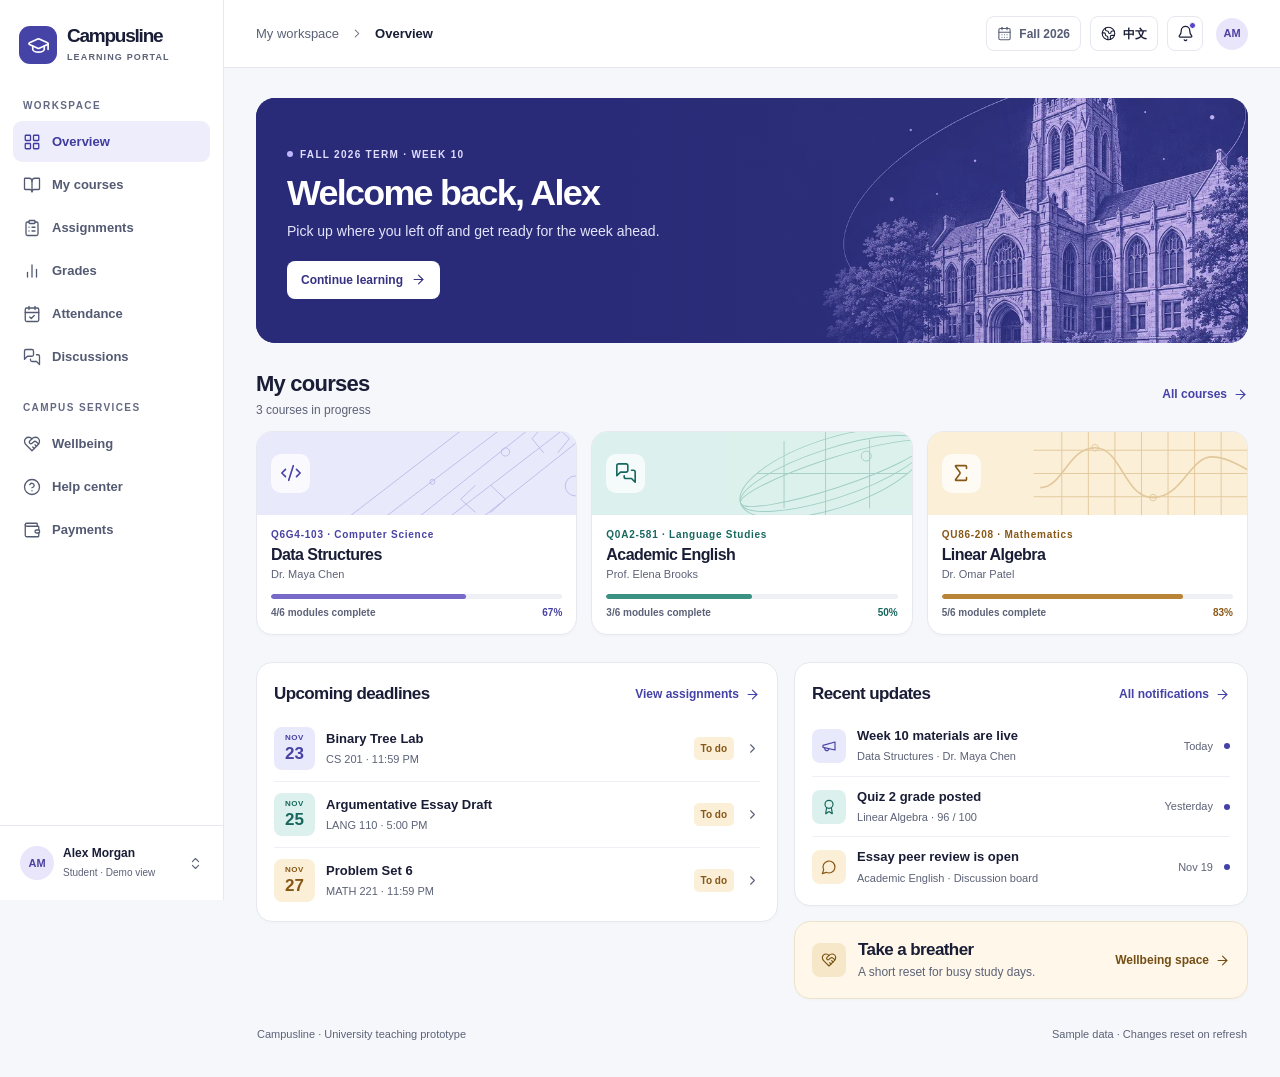
<file: index.html>
<!doctype html>
<html lang="en">
<head>
 <meta charset="UTF-8">
 <meta name="viewport" content="width=device-width, initial-scale=1">
 <meta name="theme-color" content="#f6f7fb">
 <title>Campusline | University Learning Portal</title>
 <link rel="icon" href="data:,">
 <link rel="preconnect" href="https://api.fontshare.com">
 <link href="https://api.fontshare.com/v2/css?f[]=plus-jakarta-sans@400,500,600,700,800&display=swap" rel="stylesheet">
 <link rel="stylesheet" href="style.css">
 <script defer src="lucide.js"></script><script defer src="data.js"></script><script defer src="app.js"></script>
</head>
<body>
 <a class="skip" href="#main">Skip to content</a>
 <div id="app"></div>
 <dialog id="modal" aria-labelledby="dialog-title"></dialog>
 <div id="toast" role="status" aria-live="polite"></div>
<script data-pplx-inline-edit>
(function () {
  if (window === window.top) return;

  const allowedParentOrigins = ["https://www.perplexity.ai","https://perplexity.ai","https://testing.perplexity.ai","https://staging.perplexity.ai","https://*.preview.i.perplexity.ai","http://perplexity.localhost","http://localhost:1420","http://127.0.0.1:1420","http://localhost:3000","http://127.0.0.1:3000","http://localhost:5173","http://127.0.0.1:5173"];
  const MAX_FONT_BYTES = 500 * 1024;
  const MAX_TOTAL_FONT_BYTES = 2 * 1024 * 1024;
  const DEFAULT_LINE_HEIGHT = 16;
  let scrollForwarding = false;
  let scrollRaf = 0;
  let trustedTopOrigin = null;

  // Allow entries like "https://*.preview.i.perplexity.ai" — the wildcard
  // matches a single DNS label (no dots), so "https://*.foo" cannot stretch
  // across multiple labels.
  function matchesAllowedOrigin(origin) {
    if (!origin) return false;
    for (const entry of allowedParentOrigins) {
      if (!entry.includes("*")) {
        if (entry === origin) return true;
        continue;
      }
      const pattern = new RegExp(
        "^" +
          entry.replace(/[.+?^${}()|[\]\\]/g, "\\$&").replace(/\*/g, "[^.]+") +
          "$",
      );
      if (pattern.test(origin)) return true;
    }
    return false;
  }

  // Trust decision: when the sender is same-origin-visible (event.origin is a
  // real origin like https://www.perplexity.ai) we trust event.origin directly.
  // When event.origin is "null" (opaque broker srcdoc), we fall back to the
  // broker's stamped `parentOrigin` to identify the top window. The fallback
  // is claim-only — we rely on the browser's native `targetOrigin` enforcement
  // on the response path (see postToTrustedTop) to ensure replies can't be
  // delivered to anyone but the actual top window of that claimed origin.
  function getTrustedParentOrigin(event) {
    const forwardedParentOrigin =
      typeof event.data.parentOrigin === "string" ? event.data.parentOrigin : null;
    const parentOrigin = event.origin === "null" ? forwardedParentOrigin : event.origin;
    return matchesAllowedOrigin(parentOrigin) ? parentOrigin : null;
  }

  // All responses go to window.top with targetOrigin = the allowlisted origin.
  // An attacker that iframes us inside their own null-origin broker can claim
  // any parentOrigin they like, but the browser will drop the reply whenever
  // the real top's origin doesn't match — so the screenshot never leaves.
  function postToTrustedTop(message) {
    if (!trustedTopOrigin) return;
    try {
      window.top.postMessage(message, trustedTopOrigin);
    } catch (_error) {}
  }

  const PICK_CAPABILITIES = ["pick"];
  const PICK_CHAIN_LENGTH = 4;
  const PICK_MAX_TEXT_CHARS = 120;
  const PICK_MAX_HTML_CHARS = 300;

  function truncate(value, maxChars) {
    return value.length > maxChars ? value.slice(0, maxChars - 1) + "…" : value;
  }

  function isPickableElement(element) {
    return (
      element instanceof Element &&
      element !== document.documentElement &&
      element !== document.body
    );
  }

  function resolvePickTarget(x, y) {
    if (!Number.isFinite(x) || !Number.isFinite(y)) return null;
    const element = document.elementFromPoint(x, y);
    return isPickableElement(element) ? element.closest("svg") || element : null;
  }

  function pickLabel(element) {
    if (element.id) return element.localName + "#" + element.id;
    return [element.localName].concat(Array.from(element.classList).slice(0, 2)).join(".");
  }

  // Only attributes that help find the element in source. data-* values and URL
  // query strings or fragments can carry tokens.
  const PICK_ATTRIBUTES = new Set([
    "id",
    "class",
    "name",
    "type",
    "role",
    "alt",
    "aria-label",
    "href",
    "src",
  ]);

  function pickAttributeValue(attribute) {
    return attribute.name === "href" || attribute.name === "src"
      ? attribute.value.split(/[?#]/)[0]
      : attribute.value;
  }

  function describePickElement(element) {
    const chain = [];
    for (
      let current = element;
      isPickableElement(current) && chain.length < PICK_CHAIN_LENGTH;
      current = current.parentElement
    ) {
      chain.unshift(current);
    }
    const attributes = Array.from(element.attributes)
      .filter((attribute) => PICK_ATTRIBUTES.has(attribute.name))
      .map((attribute) => ` ${attribute.name}="${pickAttributeValue(attribute).replace(/"/g, "&quot;")}"`)
      .join("");
    const text = (element.innerText || element.textContent || "").replace(/\s+/g, " ").trim();
    return {
      chain: chain.map(pickLabel),
      html: truncate(`<${element.localName}${attributes}>`, PICK_MAX_HTML_CHARS),
      text: text ? truncate(text, PICK_MAX_TEXT_CHARS) : undefined,
    };
  }

  // Hover asks once per frame, and innerText on a large section forces layout,
  // so only the rect is re-read while the pointer stays on the same element.
  // Clicks ask for fresh details since the page may have changed the element.
  let lastPick = null;

  function describePickTarget(element, fresh) {
    if (fresh || lastPick?.element !== element) {
      lastPick = { element, details: describePickElement(element) };
    }
    const rect = element.getBoundingClientRect();
    return {
      rect: { x: rect.left, y: rect.top, width: rect.width, height: rect.height },
      ...lastPick.details,
    };
  }

  function inlineAll(original, clone) {
    if (original.nodeType !== 1 || clone.nodeType !== 1) return;

    try {
      const computedStyle = getComputedStyle(original);
      // cssText on a computed style is the serialized declaration in modern
      // Chromium/Safari — a single read beats enumerating ~400 longhand
      // properties. Firefox returns "" here, so we fall back on empty.
      const serialized = computedStyle.cssText;
      if (serialized) {
        clone.style.cssText = serialized;
      } else {
        const parts = new Array(computedStyle.length);
        for (let index = 0; index < computedStyle.length; index += 1) {
          const property = computedStyle[index];
          parts[index] = `${property}:${computedStyle.getPropertyValue(property)};`;
        }
        clone.style.cssText = parts.join("");
      }
    } catch (_error) {}

    const originalChildren = original.children;
    const clonedChildren = clone.children;
    for (
      let index = 0;
      index < originalChildren.length && index < clonedChildren.length;
      index += 1
    ) {
      inlineAll(originalChildren[index], clonedChildren[index]);
    }
  }

  function extractFontUrl(srcValue) {
    const matches = [
      ...srcValue.matchAll(
        /url\(["']?([^"')]+)["']?\)(?:\s*format\(["']?([^"')]+)["']?\))?/gi,
      ),
    ];
    if (matches.length === 0) return null;
    const woff2 = matches.find((m) => m[2] && m[2].toLowerCase().includes("woff2"));
    if (woff2) return woff2[1];
    const woff = matches.find((m) => m[2] && m[2].toLowerCase().includes("woff"));
    if (woff) return woff[1];
    return matches[0][1];
  }

  // Cache resolved font URL -> data URI across captures. Fonts on a page
  // essentially never change, and a batch run emits multiple captures back to
  // back — without this we'd refetch + re-base64 every time.
  const fontDataUriCache = new Map();
  const SRC_DECLARATION_RE = /src\s*:\s*[^;}]+/i;

  async function fetchAsDataUri(url) {
    if (fontDataUriCache.has(url)) return fontDataUriCache.get(url);
    let dataUri = null;
    try {
      const response = await fetch(url, { mode: "cors", credentials: "omit" });
      if (response.ok) {
        const blob = await response.blob();
        if (blob.size <= MAX_FONT_BYTES) {
          dataUri = await new Promise((resolve) => {
            const reader = new FileReader();
            reader.onloadend = () =>
              resolve(typeof reader.result === "string" ? reader.result : null);
            reader.onerror = () => resolve(null);
            reader.readAsDataURL(blob);
          });
        }
      }
    } catch (_error) {
      dataUri = null;
    }
    fontDataUriCache.set(url, dataUri);
    return dataUri;
  }

  function collectFontFaceRuleTexts() {
    const rules = [];
    for (const sheet of document.styleSheets) {
      let cssRules;
      try {
        cssRules = sheet.cssRules;
      } catch (_error) {
        continue;
      }
      if (!cssRules) continue;
      for (const rule of cssRules) {
        const cssText = rule.cssText || "";
        if (cssText.startsWith("@font-face")) rules.push(cssText);
      }
    }
    return rules;
  }

  async function buildInlinedFontCss() {
    const ruleTexts = collectFontFaceRuleTexts();
    if (ruleTexts.length === 0) return null;

    const resolved = ruleTexts.map((cssText) => {
      if (!SRC_DECLARATION_RE.test(cssText)) return null;
      const srcMatch = cssText.match(/src\s*:\s*([^;}]+)[;}]/i);
      if (!srcMatch) return null;
      const url = extractFontUrl(srcMatch[1]);
      if (!url) return null;
      try {
        return { cssText, url: new URL(url, document.baseURI).href };
      } catch (_error) {
        return null;
      }
    });

    const dataUris = await Promise.all(
      resolved.map((entry) => (entry ? fetchAsDataUri(entry.url) : Promise.resolve(null))),
    );

    const inlined = [];
    let totalBytes = 0;
    for (let index = 0; index < resolved.length; index += 1) {
      const entry = resolved[index];
      const dataUri = dataUris[index];
      if (!entry || !dataUri) continue;
      const approxBytes = dataUri.length * 0.75;
      if (totalBytes + approxBytes > MAX_TOTAL_FONT_BYTES) break;
      totalBytes += approxBytes;
      inlined.push(entry.cssText.replace(SRC_DECLARATION_RE, `src: url("${dataUri}")`));
    }
    return inlined.length > 0 ? inlined.join("\n") : null;
  }

  function stripExternal(clone) {
    const images = clone.querySelectorAll("img");
    for (let index = 0; index < images.length; index += 1) {
      const src = images[index].getAttribute("src");
      if (src && !src.startsWith("data:")) images[index].removeAttribute("src");
    }

    const elements = clone.querySelectorAll("*");
    for (let index = 0; index < elements.length; index += 1) {
      const style = elements[index].style.cssText;
      if (style && style.includes("url(")) {
        elements[index].style.cssText = style.replace(
          /url\(["']?(?!data:)[^)"']*["']?\)/gi,
          "none",
        );
      }
    }
  }

  function emitScroll() {
    scrollRaf = 0;
    if (!scrollForwarding) return;
    postToTrustedTop({
      type: "INLINE_EDIT_SCROLL",
      scrollX: window.scrollX,
      scrollY: window.scrollY,
      capabilities: PICK_CAPABILITIES,
    });
  }

  window.addEventListener(
    "scroll",
    function () {
      if (!scrollForwarding || scrollRaf) return;
      scrollRaf = requestAnimationFrame(emitScroll);
    },
    { passive: true, capture: true },
  );

  async function handleCaptureRequest(event) {
    const requestId = event.data.requestId;
    const scrollX = window.scrollX;
    const scrollY = window.scrollY;
    const width = window.innerWidth;
    const height = window.innerHeight;

    function postResult(dataUrl) {
      postToTrustedTop({
        type: "INLINE_EDIT_SCREENSHOT_RESULT",
        requestId,
        dataUrl,
        scrollX,
        scrollY,
      });
    }

    try {
      // Wait for any pending web fonts to resolve so both inline metrics and
      // the @font-face inlining below see the same loaded faces.
      if (document.fonts && document.fonts.ready) {
        try {
          await document.fonts.ready;
        } catch (_error) {}
      }

      const clone = document.documentElement.cloneNode(true);
      inlineAll(document.documentElement, clone);

      const removedNodes = clone.querySelectorAll("script,link[rel=\"stylesheet\"],style");
      for (let index = 0; index < removedNodes.length; index += 1) {
        removedNodes[index].remove();
      }

      stripExternal(clone);

      // Re-embed web fonts as data-URI @font-face rules so the SVG rasterizer
      // can resolve them — external font URLs aren't fetched during
      // foreignObject rendering, which would otherwise force a fallback face
      // and change text metrics.
      const inlinedFontCss = await buildInlinedFontCss();
      if (inlinedFontCss) {
        const styleEl = document.createElement("style");
        styleEl.textContent = inlinedFontCss;
        const head = clone.querySelector("head");
        if (head) head.appendChild(styleEl);
        else clone.insertBefore(styleEl, clone.firstChild);
      }

      const html = new XMLSerializer().serializeToString(clone);
      const svg =
        `<svg xmlns="http://www.w3.org/2000/svg" width="${width}" height="${height}">` +
        '<foreignObject width="100%" height="100%">' +
        `<div xmlns="http://www.w3.org/1999/xhtml" style="width:${width}px;height:${height}px;overflow:hidden">` +
        `<div style="position:relative;left:-${scrollX}px;top:-${scrollY}px">` +
        html +
        "</div></div></foreignObject></svg>";
      const svgUrl = `data:image/svg+xml;charset=utf-8,${encodeURIComponent(svg)}`;
      const image = new Image();
      image.onload = function () {
        const canvas = document.createElement("canvas");
        canvas.width = width;
        canvas.height = height;
        canvas.getContext("2d").drawImage(image, 0, 0);
        postResult(canvas.toDataURL("image/png"));
      };
      image.onerror = function () {
        postResult(null);
      };
      image.src = svgUrl;
    } catch (_error) {
      postResult(null);
    }
  }

  window.addEventListener("message", function (event) {
    if (!event.data) return;
    // Only accept messages from the direct parent frame. Blocks sibling /
    // unrelated-window postMessage senders that could otherwise reach us.
    if (event.source !== window.parent) return;

    const trustedParentOrigin = getTrustedParentOrigin(event);
    if (!trustedParentOrigin) return;
    trustedTopOrigin = trustedParentOrigin;

    if (event.data.type === "INLINE_EDIT_PICK") {
      const element = resolvePickTarget(event.data.x, event.data.y);
      postToTrustedTop({
        type: "INLINE_EDIT_PICK_RESULT",
        seq: event.data.seq,
        target: element ? describePickTarget(element, event.data.fresh === true) : null,
      });
      return;
    }

    if (event.data.type === "INLINE_EDIT_SCROLL_START") {
      scrollForwarding = true;
      emitScroll();
      return;
    }

    if (event.data.type === "INLINE_EDIT_SCROLL_STOP") {
      scrollForwarding = false;
      if (scrollRaf) cancelAnimationFrame(scrollRaf);
      scrollRaf = 0;
      return;
    }

    if (event.data.type === "INLINE_EDIT_SCROLL_BY") {
      const { deltaX, deltaY, deltaMode } = event.data;
      if (!scrollForwarding || !Number.isFinite(deltaX) || !Number.isFinite(deltaY)) return;
      if (deltaMode !== 0 && deltaMode !== 1 && deltaMode !== 2) return;
      const lineHeight =
        parseFloat(getComputedStyle(document.documentElement).lineHeight) || DEFAULT_LINE_HEIGHT;
      const scaleX = deltaMode === 1 ? lineHeight : deltaMode === 2 ? window.innerWidth : 1;
      const scaleY = deltaMode === 1 ? lineHeight : deltaMode === 2 ? window.innerHeight : 1;
      // The selection overlay receives the wheel event instead of this iframe.
      // Instant scrolling preserves trackpad deltas even on smooth-scroll sites.
      window.scrollBy({ left: deltaX * scaleX, top: deltaY * scaleY, behavior: "instant" });
      emitScroll();
      return;
    }

    if (event.data.type !== "INLINE_EDIT_CAPTURE_REQUEST") return;

    handleCaptureRequest(event);
  });
})();


</script></body>
</html>
</file>
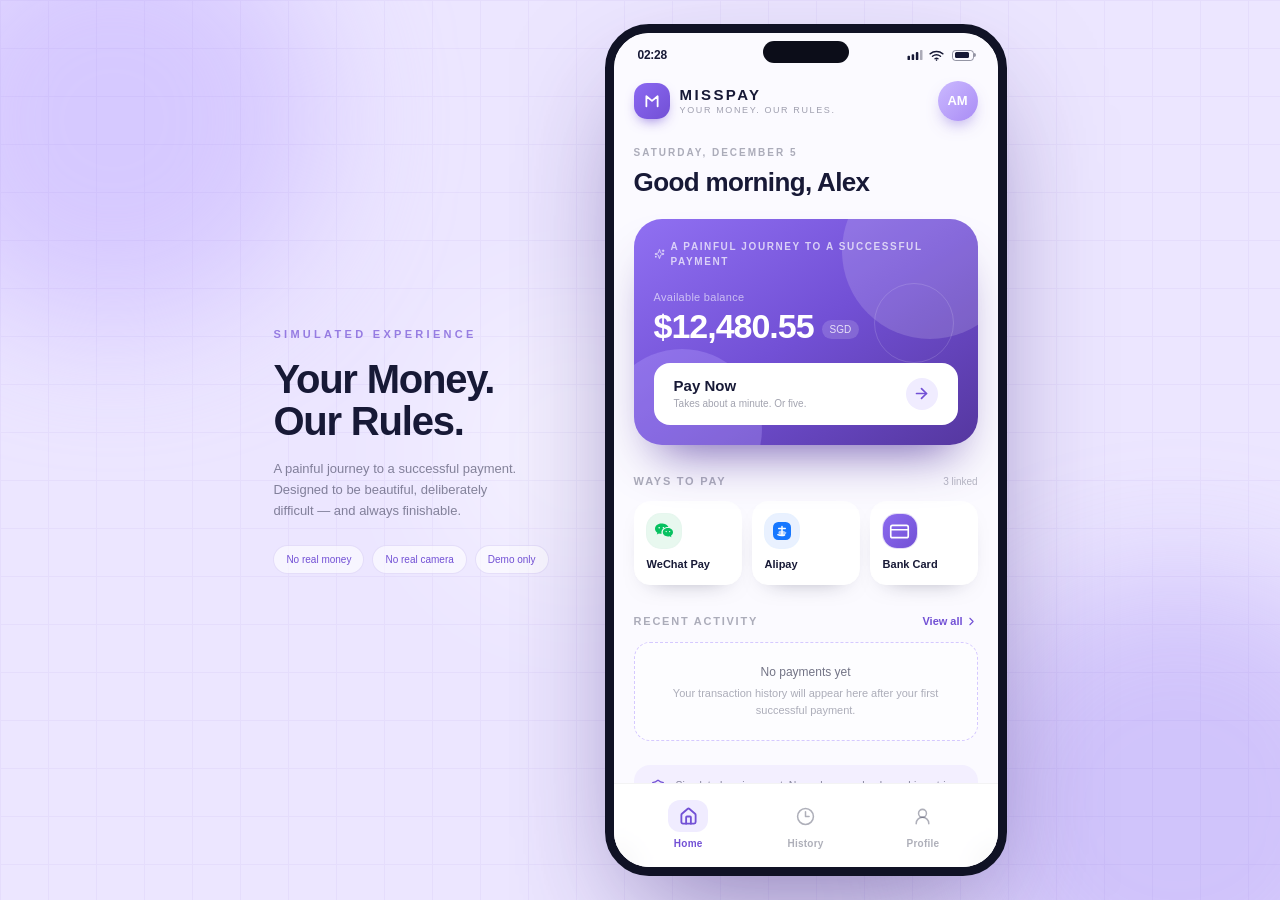
<file: MISSPAY.html>
<!doctype html>
<html lang="en">
  <head>
    <meta charset="UTF-8" />
    <meta name="viewport" content="width=device-width, initial-scale=1.0, viewport-fit=cover" />
    <meta name="theme-color" content="#F0ECFF" />
    <meta
      name="description"
      content="MISSPAY — a simulated mobile payment experience. Your Money. Our Rules."
    />
    <title>MISSPAY — Your Money. Our Rules.</title>
    <script type="module">
(function(){const t=document.createElement("link").relList;if(t&&t.supports&&t.supports("modulepreload"))return;for(const l of document.querySelectorAll('link[rel="modulepreload"]'))r(l);new MutationObserver(l=>{for(const i of l)if(i.type==="childList")for(const o of i.addedNodes)o.tagName==="LINK"&&o.rel==="modulepreload"&&r(o)}).observe(document,{childList:!0,subtree:!0});function n(l){const i={};return l.integrity&&(i.integrity=l.integrity),l.referrerPolicy&&(i.referrerPolicy=l.referrerPolicy),l.crossOrigin==="use-credentials"?i.credentials="include":l.crossOrigin==="anonymous"?i.credentials="omit":i.credentials="same-origin",i}function r(l){if(l.ep)return;l.ep=!0;const i=n(l);fetch(l.href,i)}})();function Ic(e){return e&&e.__esModule&&Object.prototype.hasOwnProperty.call(e,"default")?e.default:e}var ya={exports:{}},ml={},va={exports:{}},L={};/**
 * @license React
 * react.production.min.js
 *
 * Copyright (c) Facebook, Inc. and its affiliates.
 *
 * This source code is licensed under the MIT license found in the
 * LICENSE file in the root directory of this source tree.
 */var lr=Symbol.for("react.element"),Bc=Symbol.for("react.portal"),$c=Symbol.for("react.fragment"),bc=Symbol.for("react.strict_mode"),Uc=Symbol.for("react.profiler"),Vc=Symbol.for("react.provider"),Hc=Symbol.for("react.context"),Wc=Symbol.for("react.forward_ref"),Qc=Symbol.for("react.suspense"),Kc=Symbol.for("react.memo"),Yc=Symbol.for("react.lazy"),ro=Symbol.iterator;function Gc(e){return e===null||typeof e!="object"?null:(e=ro&&e[ro]||e["@@iterator"],typeof e=="function"?e:null)}var ka={isMounted:function(){return!1},enqueueForceUpdate:function(){},enqueueReplaceState:function(){},enqueueSetState:function(){}},wa=Object.assign,ja={};function mn(e,t,n){this.props=e,this.context=t,this.refs=ja,this.updater=n||ka}mn.prototype.isReactComponent={};mn.prototype.setState=function(e,t){if(typeof e!="object"&&typeof e!="function"&&e!=null)throw Error("setState(...): takes an object of state variables to update or a function which returns an object of state variables.");this.updater.enqueueSetState(this,e,t,"setState")};mn.prototype.forceUpdate=function(e){this.updater.enqueueForceUpdate(this,e,"forceUpdate")};function Na(){}Na.prototype=mn.prototype;function ss(e,t,n){this.props=e,this.context=t,this.refs=ja,this.updater=n||ka}var os=ss.prototype=new Na;os.constructor=ss;wa(os,mn.prototype);os.isPureReactComponent=!0;var lo=Array.isArray,Sa=Object.prototype.hasOwnProperty,as={current:null},Ca={key:!0,ref:!0,__self:!0,__source:!0};function Ea(e,t,n){var r,l={},i=null,o=null;if(t!=null)for(r in t.ref!==void 0&&(o=t.ref),t.key!==void 0&&(i=""+t.key),t)Sa.call(t,r)&&!Ca.hasOwnProperty(r)&&(l[r]=t[r]);var a=arguments.length-2;if(a===1)l.children=n;else if(1<a){for(var u=Array(a),d=0;d<a;d++)u[d]=arguments[d+2];l.children=u}if(e&&e.defaultProps)for(r in a=e.defaultProps,a)l[r]===void 0&&(l[r]=a[r]);return{$$typeof:lr,type:e,key:i,ref:o,props:l,_owner:as.current}}function Xc(e,t){return{$$typeof:lr,type:e.type,key:t,ref:e.ref,props:e.props,_owner:e._owner}}function us(e){return typeof e=="object"&&e!==null&&e.$$typeof===lr}function Zc(e){var t={"=":"=0",":":"=2"};return"$"+e.replace(/[=:]/g,function(n){return t[n]})}var io=/\/+/g;function Ol(e,t){return typeof e=="object"&&e!==null&&e.key!=null?Zc(""+e.key):t.toString(36)}function Mr(e,t,n,r,l){var i=typeof e;(i==="undefined"||i==="boolean")&&(e=null);var o=!1;if(e===null)o=!0;else switch(i){case"string":case"number":o=!0;break;case"object":switch(e.$$typeof){case lr:case Bc:o=!0}}if(o)return o=e,l=l(o),e=r===""?"."+Ol(o,0):r,lo(l)?(n="",e!=null&&(n=e.replace(io,"$&/")+"/"),Mr(l,t,n,"",function(d){return d})):l!=null&&(us(l)&&(l=Xc(l,n+(!l.key||o&&o.key===l.key?"":(""+l.key).replace(io,"$&/")+"/")+e)),t.push(l)),1;if(o=0,r=r===""?".":r+":",lo(e))for(var a=0;a<e.length;a++){i=e[a];var u=r+Ol(i,a);o+=Mr(i,t,n,u,l)}else if(u=Gc(e),typeof u=="function")for(e=u.call(e),a=0;!(i=e.next()).done;)i=i.value,u=r+Ol(i,a++),o+=Mr(i,t,n,u,l);else if(i==="object")throw t=String(e),Error("Objects are not valid as a React child (found: "+(t==="[object Object]"?"object with keys {"+Object.keys(e).join(", ")+"}":t)+"). If you meant to render a collection of children, use an array instead.");return o}function pr(e,t,n){if(e==null)return e;var r=[],l=0;return Mr(e,r,"","",function(i){return t.call(n,i,l++)}),r}function Jc(e){if(e._status===-1){var t=e._result;t=t(),t.then(function(n){(e._status===0||e._status===-1)&&(e._status=1,e._result=n)},function(n){(e._status===0||e._status===-1)&&(e._status=2,e._result=n)}),e._status===-1&&(e._status=0,e._result=t)}if(e._status===1)return e._result.default;throw e._result}var ue={current:null},Pr={transition:null},qc={ReactCurrentDispatcher:ue,ReactCurrentBatchConfig:Pr,ReactCurrentOwner:as};function _a(){throw Error("act(...) is not supported in production builds of React.")}L.Children={map:pr,forEach:function(e,t,n){pr(e,function(){t.apply(this,arguments)},n)},count:function(e){var t=0;return pr(e,function(){t++}),t},toArray:function(e){return pr(e,function(t){return t})||[]},only:function(e){if(!us(e))throw Error("React.Children.only expected to receive a single React element child.");return e}};L.Component=mn;L.Fragment=$c;L.Profiler=Uc;L.PureComponent=ss;L.StrictMode=bc;L.Suspense=Qc;L.__SECRET_INTERNALS_DO_NOT_USE_OR_YOU_WILL_BE_FIRED=qc;L.act=_a;L.cloneElement=function(e,t,n){if(e==null)throw Error("React.cloneElement(...): The argument must be a React element, but you passed "+e+".");var r=wa({},e.props),l=e.key,i=e.ref,o=e._owner;if(t!=null){if(t.ref!==void 0&&(i=t.ref,o=as.current),t.key!==void 0&&(l=""+t.key),e.type&&e.type.defaultProps)var a=e.type.defaultProps;for(u in t)Sa.call(t,u)&&!Ca.hasOwnProperty(u)&&(r[u]=t[u]===void 0&&a!==void 0?a[u]:t[u])}var u=arguments.length-2;if(u===1)r.children=n;else if(1<u){a=Array(u);for(var d=0;d<u;d++)a[d]=arguments[d+2];r.children=a}return{$$typeof:lr,type:e.type,key:l,ref:i,props:r,_owner:o}};L.createContext=function(e){return e={$$typeof:Hc,_currentValue:e,_currentValue2:e,_threadCount:0,Provider:null,Consumer:null,_defaultValue:null,_globalName:null},e.Provider={$$typeof:Vc,_context:e},e.Consumer=e};L.createElement=Ea;L.createFactory=function(e){var t=Ea.bind(null,e);return t.type=e,t};L.createRef=function(){return{current:null}};L.forwardRef=function(e){return{$$typeof:Wc,render:e}};L.isValidElement=us;L.lazy=function(e){return{$$typeof:Yc,_payload:{_status:-1,_result:e},_init:Jc}};L.memo=function(e,t){return{$$typeof:Kc,type:e,compare:t===void 0?null:t}};L.startTransition=function(e){var t=Pr.transition;Pr.transition={};try{e()}finally{Pr.transition=t}};L.unstable_act=_a;L.useCallback=function(e,t){return ue.current.useCallback(e,t)};L.useContext=function(e){return ue.current.useContext(e)};L.useDebugValue=function(){};L.useDeferredValue=function(e){return ue.current.useDeferredValue(e)};L.useEffect=function(e,t){return ue.current.useEffect(e,t)};L.useId=function(){return ue.current.useId()};L.useImperativeHandle=function(e,t,n){return ue.current.useImperativeHandle(e,t,n)};L.useInsertionEffect=function(e,t){return ue.current.useInsertionEffect(e,t)};L.useLayoutEffect=function(e,t){return ue.current.useLayoutEffect(e,t)};L.useMemo=function(e,t){return ue.current.useMemo(e,t)};L.useReducer=function(e,t,n){return ue.current.useReducer(e,t,n)};L.useRef=function(e){return ue.current.useRef(e)};L.useState=function(e){return ue.current.useState(e)};L.useSyncExternalStore=function(e,t,n){return ue.current.useSyncExternalStore(e,t,n)};L.useTransition=function(){return ue.current.useTransition()};L.version="18.3.1";va.exports=L;var C=va.exports;const ed=Ic(C);/**
 * @license React
 * react-jsx-runtime.production.min.js
 *
 * Copyright (c) Facebook, Inc. and its affiliates.
 *
 * This source code is licensed under the MIT license found in the
 * LICENSE file in the root directory of this source tree.
 */var td=C,nd=Symbol.for("react.element"),rd=Symbol.for("react.fragment"),ld=Object.prototype.hasOwnProperty,id=td.__SECRET_INTERNALS_DO_NOT_USE_OR_YOU_WILL_BE_FIRED.ReactCurrentOwner,sd={key:!0,ref:!0,__self:!0,__source:!0};function Fa(e,t,n){var r,l={},i=null,o=null;n!==void 0&&(i=""+n),t.key!==void 0&&(i=""+t.key),t.ref!==void 0&&(o=t.ref);for(r in t)ld.call(t,r)&&!sd.hasOwnProperty(r)&&(l[r]=t[r]);if(e&&e.defaultProps)for(r in t=e.defaultProps,t)l[r]===void 0&&(l[r]=t[r]);return{$$typeof:nd,type:e,key:i,ref:o,props:l,_owner:id.current}}ml.Fragment=rd;ml.jsx=Fa;ml.jsxs=Fa;ya.exports=ml;var s=ya.exports,ci={},za={exports:{}},ke={},Ma={exports:{}},Pa={};/**
 * @license React
 * scheduler.production.min.js
 *
 * Copyright (c) Facebook, Inc. and its affiliates.
 *
 * This source code is licensed under the MIT license found in the
 * LICENSE file in the root directory of this source tree.
 */(function(e){function t(S,z){var P=S.length;S.push(z);e:for(;0<P;){var Q=P-1>>>1,Z=S[Q];if(0<l(Z,z))S[Q]=z,S[P]=Z,P=Q;else break e}}function n(S){return S.length===0?null:S[0]}function r(S){if(S.length===0)return null;var z=S[0],P=S.pop();if(P!==z){S[0]=P;e:for(var Q=0,Z=S.length,dr=Z>>>1;Q<dr;){var St=2*(Q+1)-1,Al=S[St],Ct=St+1,fr=S[Ct];if(0>l(Al,P))Ct<Z&&0>l(fr,Al)?(S[Q]=fr,S[Ct]=P,Q=Ct):(S[Q]=Al,S[St]=P,Q=St);else if(Ct<Z&&0>l(fr,P))S[Q]=fr,S[Ct]=P,Q=Ct;else break e}}return z}function l(S,z){var P=S.sortIndex-z.sortIndex;return P!==0?P:S.id-z.id}if(typeof performance=="object"&&typeof performance.now=="function"){var i=performance;e.unstable_now=function(){return i.now()}}else{var o=Date,a=o.now();e.unstable_now=function(){return o.now()-a}}var u=[],d=[],x=1,m=null,h=3,y=!1,v=!1,w=!1,R=typeof setTimeout=="function"?setTimeout:null,f=typeof clearTimeout=="function"?clearTimeout:null,c=typeof setImmediate<"u"?setImmediate:null;typeof navigator<"u"&&navigator.scheduling!==void 0&&navigator.scheduling.isInputPending!==void 0&&navigator.scheduling.isInputPending.bind(navigator.scheduling);function p(S){for(var z=n(d);z!==null;){if(z.callback===null)r(d);else if(z.startTime<=S)r(d),z.sortIndex=z.expirationTime,t(u,z);else break;z=n(d)}}function g(S){if(w=!1,p(S),!v)if(n(u)!==null)v=!0,Dl(j);else{var z=n(d);z!==null&&Rl(g,z.startTime-S)}}function j(S,z){v=!1,w&&(w=!1,f(F),F=-1),y=!0;var P=h;try{for(p(z),m=n(u);m!==null&&(!(m.expirationTime>z)||S&&!ze());){var Q=m.callback;if(typeof Q=="function"){m.callback=null,h=m.priorityLevel;var Z=Q(m.expirationTime<=z);z=e.unstable_now(),typeof Z=="function"?m.callback=Z:m===n(u)&&r(u),p(z)}else r(u);m=n(u)}if(m!==null)var dr=!0;else{var St=n(d);St!==null&&Rl(g,St.startTime-z),dr=!1}return dr}finally{m=null,h=P,y=!1}}var E=!1,_=null,F=-1,W=5,T=-1;function ze(){return!(e.unstable_now()-T<W)}function gn(){if(_!==null){var S=e.unstable_now();T=S;var z=!0;try{z=_(!0,S)}finally{z?yn():(E=!1,_=null)}}else E=!1}var yn;if(typeof c=="function")yn=function(){c(gn)};else if(typeof MessageChannel<"u"){var no=new MessageChannel,Oc=no.port2;no.port1.onmessage=gn,yn=function(){Oc.postMessage(null)}}else yn=function(){R(gn,0)};function Dl(S){_=S,E||(E=!0,yn())}function Rl(S,z){F=R(function(){S(e.unstable_now())},z)}e.unstable_IdlePriority=5,e.unstable_ImmediatePriority=1,e.unstable_LowPriority=4,e.unstable_NormalPriority=3,e.unstable_Profiling=null,e.unstable_UserBlockingPriority=2,e.unstable_cancelCallback=function(S){S.callback=null},e.unstable_continueExecution=function(){v||y||(v=!0,Dl(j))},e.unstable_forceFrameRate=function(S){0>S||125<S?console.error("forceFrameRate takes a positive int between 0 and 125, forcing frame rates higher than 125 fps is not supported"):W=0<S?Math.floor(1e3/S):5},e.unstable_getCurrentPriorityLevel=function(){return h},e.unstable_getFirstCallbackNode=function(){return n(u)},e.unstable_next=function(S){switch(h){case 1:case 2:case 3:var z=3;break;default:z=h}var P=h;h=z;try{return S()}finally{h=P}},e.unstable_pauseExecution=function(){},e.unstable_requestPaint=function(){},e.unstable_runWithPriority=function(S,z){switch(S){case 1:case 2:case 3:case 4:case 5:break;default:S=3}var P=h;h=S;try{return z()}finally{h=P}},e.unstable_scheduleCallback=function(S,z,P){var Q=e.unstable_now();switch(typeof P=="object"&&P!==null?(P=P.delay,P=typeof P=="number"&&0<P?Q+P:Q):P=Q,S){case 1:var Z=-1;break;case 2:Z=250;break;case 5:Z=1073741823;break;case 4:Z=1e4;break;default:Z=5e3}return Z=P+Z,S={id:x++,callback:z,priorityLevel:S,startTime:P,expirationTime:Z,sortIndex:-1},P>Q?(S.sortIndex=P,t(d,S),n(u)===null&&S===n(d)&&(w?(f(F),F=-1):w=!0,Rl(g,P-Q))):(S.sortIndex=Z,t(u,S),v||y||(v=!0,Dl(j))),S},e.unstable_shouldYield=ze,e.unstable_wrapCallback=function(S){var z=h;return function(){var P=h;h=z;try{return S.apply(this,arguments)}finally{h=P}}}})(Pa);Ma.exports=Pa;var od=Ma.exports;/**
 * @license React
 * react-dom.production.min.js
 *
 * Copyright (c) Facebook, Inc. and its affiliates.
 *
 * This source code is licensed under the MIT license found in the
 * LICENSE file in the root directory of this source tree.
 */var ad=C,ve=od;function k(e){for(var t="https://reactjs.org/docs/error-decoder.html?invariant="+e,n=1;n<arguments.length;n++)t+="&args[]="+encodeURIComponent(arguments[n]);return"Minified React error #"+e+"; visit "+t+" for the full message or use the non-minified dev environment for full errors and additional helpful warnings."}var La=new Set,bn={};function It(e,t){sn(e,t),sn(e+"Capture",t)}function sn(e,t){for(bn[e]=t,e=0;e<t.length;e++)La.add(t[e])}var Ge=!(typeof window>"u"||typeof window.document>"u"||typeof window.document.createElement>"u"),di=Object.prototype.hasOwnProperty,ud=/^[:A-Z_a-z\u00C0-\u00D6\u00D8-\u00F6\u00F8-\u02FF\u0370-\u037D\u037F-\u1FFF\u200C-\u200D\u2070-\u218F\u2C00-\u2FEF\u3001-\uD7FF\uF900-\uFDCF\uFDF0-\uFFFD][:A-Z_a-z\u00C0-\u00D6\u00D8-\u00F6\u00F8-\u02FF\u0370-\u037D\u037F-\u1FFF\u200C-\u200D\u2070-\u218F\u2C00-\u2FEF\u3001-\uD7FF\uF900-\uFDCF\uFDF0-\uFFFD\-.0-9\u00B7\u0300-\u036F\u203F-\u2040]*$/,so={},oo={};function cd(e){return di.call(oo,e)?!0:di.call(so,e)?!1:ud.test(e)?oo[e]=!0:(so[e]=!0,!1)}function dd(e,t,n,r){if(n!==null&&n.type===0)return!1;switch(typeof t){case"function":case"symbol":return!0;case"boolean":return r?!1:n!==null?!n.acceptsBooleans:(e=e.toLowerCase().slice(0,5),e!=="data-"&&e!=="aria-");default:return!1}}function fd(e,t,n,r){if(t===null||typeof t>"u"||dd(e,t,n,r))return!0;if(r)return!1;if(n!==null)switch(n.type){case 3:return!t;case 4:return t===!1;case 5:return isNaN(t);case 6:return isNaN(t)||1>t}return!1}function ce(e,t,n,r,l,i,o){this.acceptsBooleans=t===2||t===3||t===4,this.attributeName=r,this.attributeNamespace=l,this.mustUseProperty=n,this.propertyName=e,this.type=t,this.sanitizeURL=i,this.removeEmptyString=o}var ne={};"children dangerouslySetInnerHTML defaultValue defaultChecked innerHTML suppressContentEditableWarning suppressHydrationWarning style".split(" ").forEach(function(e){ne[e]=new ce(e,0,!1,e,null,!1,!1)});[["acceptCharset","accept-charset"],["className","class"],["htmlFor","for"],["httpEquiv","http-equiv"]].forEach(function(e){var t=e[0];ne[t]=new ce(t,1,!1,e[1],null,!1,!1)});["contentEditable","draggable","spellCheck","value"].forEach(function(e){ne[e]=new ce(e,2,!1,e.toLowerCase(),null,!1,!1)});["autoReverse","externalResourcesRequired","focusable","preserveAlpha"].forEach(function(e){ne[e]=new ce(e,2,!1,e,null,!1,!1)});"allowFullScreen async autoFocus autoPlay controls default defer disabled disablePictureInPicture disableRemotePlayback formNoValidate hidden loop noModule noValidate open playsInline readOnly required reversed scoped seamless itemScope".split(" ").forEach(function(e){ne[e]=new ce(e,3,!1,e.toLowerCase(),null,!1,!1)});["checked","multiple","muted","selected"].forEach(function(e){ne[e]=new ce(e,3,!0,e,null,!1,!1)});["capture","download"].forEach(function(e){ne[e]=new ce(e,4,!1,e,null,!1,!1)});["cols","rows","size","span"].forEach(function(e){ne[e]=new ce(e,6,!1,e,null,!1,!1)});["rowSpan","start"].forEach(function(e){ne[e]=new ce(e,5,!1,e.toLowerCase(),null,!1,!1)});var cs=/[\-:]([a-z])/g;function ds(e){return e[1].toUpperCase()}"accent-height alignment-baseline arabic-form baseline-shift cap-height clip-path clip-rule color-interpolation color-interpolation-filters color-profile color-rendering dominant-baseline enable-background fill-opacity fill-rule flood-color flood-opacity font-family font-size font-size-adjust font-stretch font-style font-variant font-weight glyph-name glyph-orientation-horizontal glyph-orientation-vertical horiz-adv-x horiz-origin-x image-rendering letter-spacing lighting-color marker-end marker-mid marker-start overline-position overline-thickness paint-order panose-1 pointer-events rendering-intent shape-rendering stop-color stop-opacity strikethrough-position strikethrough-thickness stroke-dasharray stroke-dashoffset stroke-linecap stroke-linejoin stroke-miterlimit stroke-opacity stroke-width text-anchor text-decoration text-rendering underline-position underline-thickness unicode-bidi unicode-range units-per-em v-alphabetic v-hanging v-ideographic v-mathematical vector-effect vert-adv-y vert-origin-x vert-origin-y word-spacing writing-mode xmlns:xlink x-height".split(" ").forEach(function(e){var t=e.replace(cs,ds);ne[t]=new ce(t,1,!1,e,null,!1,!1)});"xlink:actuate xlink:arcrole xlink:role xlink:show xlink:title xlink:type".split(" ").forEach(function(e){var t=e.replace(cs,ds);ne[t]=new ce(t,1,!1,e,"http://www.w3.org/1999/xlink",!1,!1)});["xml:base","xml:lang","xml:space"].forEach(function(e){var t=e.replace(cs,ds);ne[t]=new ce(t,1,!1,e,"http://www.w3.org/XML/1998/namespace",!1,!1)});["tabIndex","crossOrigin"].forEach(function(e){ne[e]=new ce(e,1,!1,e.toLowerCase(),null,!1,!1)});ne.xlinkHref=new ce("xlinkHref",1,!1,"xlink:href","http://www.w3.org/1999/xlink",!0,!1);["src","href","action","formAction"].forEach(function(e){ne[e]=new ce(e,1,!1,e.toLowerCase(),null,!0,!0)});function fs(e,t,n,r){var l=ne.hasOwnProperty(t)?ne[t]:null;(l!==null?l.type!==0:r||!(2<t.length)||t[0]!=="o"&&t[0]!=="O"||t[1]!=="n"&&t[1]!=="N")&&(fd(t,n,l,r)&&(n=null),r||l===null?cd(t)&&(n===null?e.removeAttribute(t):e.setAttribute(t,""+n)):l.mustUseProperty?e[l.propertyName]=n===null?l.type===3?!1:"":n:(t=l.attributeName,r=l.attributeNamespace,n===null?e.removeAttribute(t):(l=l.type,n=l===3||l===4&&n===!0?"":""+n,r?e.setAttributeNS(r,t,n):e.setAttribute(t,n))))}var tt=ad.__SECRET_INTERNALS_DO_NOT_USE_OR_YOU_WILL_BE_FIRED,mr=Symbol.for("react.element"),bt=Symbol.for("react.portal"),Ut=Symbol.for("react.fragment"),ps=Symbol.for("react.strict_mode"),fi=Symbol.for("react.profiler"),Ta=Symbol.for("react.provider"),Da=Symbol.for("react.context"),ms=Symbol.for("react.forward_ref"),pi=Symbol.for("react.suspense"),mi=Symbol.for("react.suspense_list"),hs=Symbol.for("react.memo"),lt=Symbol.for("react.lazy"),Ra=Symbol.for("react.offscreen"),ao=Symbol.iterator;function vn(e){return e===null||typeof e!="object"?null:(e=ao&&e[ao]||e["@@iterator"],typeof e=="function"?e:null)}var V=Object.assign,Il;function Fn(e){if(Il===void 0)try{throw Error()}catch(n){var t=n.stack.trim().match(/\n( *(at )?)/);Il=t&&t[1]||""}return`
`+Il+e}var Bl=!1;function $l(e,t){if(!e||Bl)return"";Bl=!0;var n=Error.prepareStackTrace;Error.prepareStackTrace=void 0;try{if(t)if(t=function(){throw Error()},Object.defineProperty(t.prototype,"props",{set:function(){throw Error()}}),typeof Reflect=="object"&&Reflect.construct){try{Reflect.construct(t,[])}catch(d){var r=d}Reflect.construct(e,[],t)}else{try{t.call()}catch(d){r=d}e.call(t.prototype)}else{try{throw Error()}catch(d){r=d}e()}}catch(d){if(d&&r&&typeof d.stack=="string"){for(var l=d.stack.split(`
`),i=r.stack.split(`
`),o=l.length-1,a=i.length-1;1<=o&&0<=a&&l[o]!==i[a];)a--;for(;1<=o&&0<=a;o--,a--)if(l[o]!==i[a]){if(o!==1||a!==1)do if(o--,a--,0>a||l[o]!==i[a]){var u=`
`+l[o].replace(" at new "," at ");return e.displayName&&u.includes("<anonymous>")&&(u=u.replace("<anonymous>",e.displayName)),u}while(1<=o&&0<=a);break}}}finally{Bl=!1,Error.prepareStackTrace=n}return(e=e?e.displayName||e.name:"")?Fn(e):""}function pd(e){switch(e.tag){case 5:return Fn(e.type);case 16:return Fn("Lazy");case 13:return Fn("Suspense");case 19:return Fn("SuspenseList");case 0:case 2:case 15:return e=$l(e.type,!1),e;case 11:return e=$l(e.type.render,!1),e;case 1:return e=$l(e.type,!0),e;default:return""}}function hi(e){if(e==null)return null;if(typeof e=="function")return e.displayName||e.name||null;if(typeof e=="string")return e;switch(e){case Ut:return"Fragment";case bt:return"Portal";case fi:return"Profiler";case ps:return"StrictMode";case pi:return"Suspense";case mi:return"SuspenseList"}if(typeof e=="object")switch(e.$$typeof){case Da:return(e.displayName||"Context")+".Consumer";case Ta:return(e._context.displayName||"Context")+".Provider";case ms:var t=e.render;return e=e.displayName,e||(e=t.displayName||t.name||"",e=e!==""?"ForwardRef("+e+")":"ForwardRef"),e;case hs:return t=e.displayName||null,t!==null?t:hi(e.type)||"Memo";case lt:t=e._payload,e=e._init;try{return hi(e(t))}catch{}}return null}function md(e){var t=e.type;switch(e.tag){case 24:return"Cache";case 9:return(t.displayName||"Context")+".Consumer";case 10:return(t._context.displayName||"Context")+".Provider";case 18:return"DehydratedFragment";case 11:return e=t.render,e=e.displayName||e.name||"",t.displayName||(e!==""?"ForwardRef("+e+")":"ForwardRef");case 7:return"Fragment";case 5:return t;case 4:return"Portal";case 3:return"Root";case 6:return"Text";case 16:return hi(t);case 8:return t===ps?"StrictMode":"Mode";case 22:return"Offscreen";case 12:return"Profiler";case 21:return"Scope";case 13:return"Suspense";case 19:return"SuspenseList";case 25:return"TracingMarker";case 1:case 0:case 17:case 2:case 14:case 15:if(typeof t=="function")return t.displayName||t.name||null;if(typeof t=="string")return t}return null}function yt(e){switch(typeof e){case"boolean":case"number":case"string":case"undefined":return e;case"object":return e;default:return""}}function Aa(e){var t=e.type;return(e=e.nodeName)&&e.toLowerCase()==="input"&&(t==="checkbox"||t==="radio")}function hd(e){var t=Aa(e)?"checked":"value",n=Object.getOwnPropertyDescriptor(e.constructor.prototype,t),r=""+e[t];if(!e.hasOwnProperty(t)&&typeof n<"u"&&typeof n.get=="function"&&typeof n.set=="function"){var l=n.get,i=n.set;return Object.defineProperty(e,t,{configurable:!0,get:function(){return l.call(this)},set:function(o){r=""+o,i.call(this,o)}}),Object.defineProperty(e,t,{enumerable:n.enumerable}),{getValue:function(){return r},setValue:function(o){r=""+o},stopTracking:function(){e._valueTracker=null,delete e[t]}}}}function hr(e){e._valueTracker||(e._valueTracker=hd(e))}function Oa(e){if(!e)return!1;var t=e._valueTracker;if(!t)return!0;var n=t.getValue(),r="";return e&&(r=Aa(e)?e.checked?"true":"false":e.value),e=r,e!==n?(t.setValue(e),!0):!1}function Ur(e){if(e=e||(typeof document<"u"?document:void 0),typeof e>"u")return null;try{return e.activeElement||e.body}catch{return e.body}}function xi(e,t){var n=t.checked;return V({},t,{defaultChecked:void 0,defaultValue:void 0,value:void 0,checked:n??e._wrapperState.initialChecked})}function uo(e,t){var n=t.defaultValue==null?"":t.defaultValue,r=t.checked!=null?t.checked:t.defaultChecked;n=yt(t.value!=null?t.value:n),e._wrapperState={initialChecked:r,initialValue:n,controlled:t.type==="checkbox"||t.type==="radio"?t.checked!=null:t.value!=null}}function Ia(e,t){t=t.checked,t!=null&&fs(e,"checked",t,!1)}function gi(e,t){Ia(e,t);var n=yt(t.value),r=t.type;if(n!=null)r==="number"?(n===0&&e.value===""||e.value!=n)&&(e.value=""+n):e.value!==""+n&&(e.value=""+n);else if(r==="submit"||r==="reset"){e.removeAttribute("value");return}t.hasOwnProperty("value")?yi(e,t.type,n):t.hasOwnProperty("defaultValue")&&yi(e,t.type,yt(t.defaultValue)),t.checked==null&&t.defaultChecked!=null&&(e.defaultChecked=!!t.defaultChecked)}function co(e,t,n){if(t.hasOwnProperty("value")||t.hasOwnProperty("defaultValue")){var r=t.type;if(!(r!=="submit"&&r!=="reset"||t.value!==void 0&&t.value!==null))return;t=""+e._wrapperState.initialValue,n||t===e.value||(e.value=t),e.defaultValue=t}n=e.name,n!==""&&(e.name=""),e.defaultChecked=!!e._wrapperState.initialChecked,n!==""&&(e.name=n)}function yi(e,t,n){(t!=="number"||Ur(e.ownerDocument)!==e)&&(n==null?e.defaultValue=""+e._wrapperState.initialValue:e.defaultValue!==""+n&&(e.defaultValue=""+n))}var zn=Array.isArray;function qt(e,t,n,r){if(e=e.options,t){t={};for(var l=0;l<n.length;l++)t["$"+n[l]]=!0;for(n=0;n<e.length;n++)l=t.hasOwnProperty("$"+e[n].value),e[n].selected!==l&&(e[n].selected=l),l&&r&&(e[n].defaultSelected=!0)}else{for(n=""+yt(n),t=null,l=0;l<e.length;l++){if(e[l].value===n){e[l].selected=!0,r&&(e[l].defaultSelected=!0);return}t!==null||e[l].disabled||(t=e[l])}t!==null&&(t.selected=!0)}}function vi(e,t){if(t.dangerouslySetInnerHTML!=null)throw Error(k(91));return V({},t,{value:void 0,defaultValue:void 0,children:""+e._wrapperState.initialValue})}function fo(e,t){var n=t.value;if(n==null){if(n=t.children,t=t.defaultValue,n!=null){if(t!=null)throw Error(k(92));if(zn(n)){if(1<n.length)throw Error(k(93));n=n[0]}t=n}t==null&&(t=""),n=t}e._wrapperState={initialValue:yt(n)}}function Ba(e,t){var n=yt(t.value),r=yt(t.defaultValue);n!=null&&(n=""+n,n!==e.value&&(e.value=n),t.defaultValue==null&&e.defaultValue!==n&&(e.defaultValue=n)),r!=null&&(e.defaultValue=""+r)}function po(e){var t=e.textContent;t===e._wrapperState.initialValue&&t!==""&&t!==null&&(e.value=t)}function $a(e){switch(e){case"svg":return"http://www.w3.org/2000/svg";case"math":return"http://www.w3.org/1998/Math/MathML";default:return"http://www.w3.org/1999/xhtml"}}function ki(e,t){return e==null||e==="http://www.w3.org/1999/xhtml"?$a(t):e==="http://www.w3.org/2000/svg"&&t==="foreignObject"?"http://www.w3.org/1999/xhtml":e}var xr,ba=function(e){return typeof MSApp<"u"&&MSApp.execUnsafeLocalFunction?function(t,n,r,l){MSApp.execUnsafeLocalFunction(function(){return e(t,n,r,l)})}:e}(function(e,t){if(e.namespaceURI!=="http://www.w3.org/2000/svg"||"innerHTML"in e)e.innerHTML=t;else{for(xr=xr||document.createElement("div"),xr.innerHTML="<svg>"+t.valueOf().toString()+"</svg>",t=xr.firstChild;e.firstChild;)e.removeChild(e.firstChild);for(;t.firstChild;)e.appendChild(t.firstChild)}});function Un(e,t){if(t){var n=e.firstChild;if(n&&n===e.lastChild&&n.nodeType===3){n.nodeValue=t;return}}e.textContent=t}var Ln={animationIterationCount:!0,aspectRatio:!0,borderImageOutset:!0,borderImageSlice:!0,borderImageWidth:!0,boxFlex:!0,boxFlexGroup:!0,boxOrdinalGroup:!0,columnCount:!0,columns:!0,flex:!0,flexGrow:!0,flexPositive:!0,flexShrink:!0,flexNegative:!0,flexOrder:!0,gridArea:!0,gridRow:!0,gridRowEnd:!0,gridRowSpan:!0,gridRowStart:!0,gridColumn:!0,gridColumnEnd:!0,gridColumnSpan:!0,gridColumnStart:!0,fontWeight:!0,lineClamp:!0,lineHeight:!0,opacity:!0,order:!0,orphans:!0,tabSize:!0,widows:!0,zIndex:!0,zoom:!0,fillOpacity:!0,floodOpacity:!0,stopOpacity:!0,strokeDasharray:!0,strokeDashoffset:!0,strokeMiterlimit:!0,strokeOpacity:!0,strokeWidth:!0},xd=["Webkit","ms","Moz","O"];Object.keys(Ln).forEach(function(e){xd.forEach(function(t){t=t+e.charAt(0).toUpperCase()+e.substring(1),Ln[t]=Ln[e]})});function Ua(e,t,n){return t==null||typeof t=="boolean"||t===""?"":n||typeof t!="number"||t===0||Ln.hasOwnProperty(e)&&Ln[e]?(""+t).trim():t+"px"}function Va(e,t){e=e.style;for(var n in t)if(t.hasOwnProperty(n)){var r=n.indexOf("--")===0,l=Ua(n,t[n],r);n==="float"&&(n="cssFloat"),r?e.setProperty(n,l):e[n]=l}}var gd=V({menuitem:!0},{area:!0,base:!0,br:!0,col:!0,embed:!0,hr:!0,img:!0,input:!0,keygen:!0,link:!0,meta:!0,param:!0,source:!0,track:!0,wbr:!0});function wi(e,t){if(t){if(gd[e]&&(t.children!=null||t.dangerouslySetInnerHTML!=null))throw Error(k(137,e));if(t.dangerouslySetInnerHTML!=null){if(t.children!=null)throw Error(k(60));if(typeof t.dangerouslySetInnerHTML!="object"||!("__html"in t.dangerouslySetInnerHTML))throw Error(k(61))}if(t.style!=null&&typeof t.style!="object")throw Error(k(62))}}function ji(e,t){if(e.indexOf("-")===-1)return typeof t.is=="string";switch(e){case"annotation-xml":case"color-profile":case"font-face":case"font-face-src":case"font-face-uri":case"font-face-format":case"font-face-name":case"missing-glyph":return!1;default:return!0}}var Ni=null;function xs(e){return e=e.target||e.srcElement||window,e.correspondingUseElement&&(e=e.correspondingUseElement),e.nodeType===3?e.parentNode:e}var Si=null,en=null,tn=null;function mo(e){if(e=or(e)){if(typeof Si!="function")throw Error(k(280));var t=e.stateNode;t&&(t=vl(t),Si(e.stateNode,e.type,t))}}function Ha(e){en?tn?tn.push(e):tn=[e]:en=e}function Wa(){if(en){var e=en,t=tn;if(tn=en=null,mo(e),t)for(e=0;e<t.length;e++)mo(t[e])}}function Qa(e,t){return e(t)}function Ka(){}var bl=!1;function Ya(e,t,n){if(bl)return e(t,n);bl=!0;try{return Qa(e,t,n)}finally{bl=!1,(en!==null||tn!==null)&&(Ka(),Wa())}}function Vn(e,t){var n=e.stateNode;if(n===null)return null;var r=vl(n);if(r===null)return null;n=r[t];e:switch(t){case"onClick":case"onClickCapture":case"onDoubleClick":case"onDoubleClickCapture":case"onMouseDown":case"onMouseDownCapture":case"onMouseMove":case"onMouseMoveCapture":case"onMouseUp":case"onMouseUpCapture":case"onMouseEnter":(r=!r.disabled)||(e=e.type,r=!(e==="button"||e==="input"||e==="select"||e==="textarea")),e=!r;break e;default:e=!1}if(e)return null;if(n&&typeof n!="function")throw Error(k(231,t,typeof n));return n}var Ci=!1;if(Ge)try{var kn={};Object.defineProperty(kn,"passive",{get:function(){Ci=!0}}),window.addEventListener("test",kn,kn),window.removeEventListener("test",kn,kn)}catch{Ci=!1}function yd(e,t,n,r,l,i,o,a,u){var d=Array.prototype.slice.call(arguments,3);try{t.apply(n,d)}catch(x){this.onError(x)}}var Tn=!1,Vr=null,Hr=!1,Ei=null,vd={onError:function(e){Tn=!0,Vr=e}};function kd(e,t,n,r,l,i,o,a,u){Tn=!1,Vr=null,yd.apply(vd,arguments)}function wd(e,t,n,r,l,i,o,a,u){if(kd.apply(this,arguments),Tn){if(Tn){var d=Vr;Tn=!1,Vr=null}else throw Error(k(198));Hr||(Hr=!0,Ei=d)}}function Bt(e){var t=e,n=e;if(e.alternate)for(;t.return;)t=t.return;else{e=t;do t=e,t.flags&4098&&(n=t.return),e=t.return;while(e)}return t.tag===3?n:null}function Ga(e){if(e.tag===13){var t=e.memoizedState;if(t===null&&(e=e.alternate,e!==null&&(t=e.memoizedState)),t!==null)return t.dehydrated}return null}function ho(e){if(Bt(e)!==e)throw Error(k(188))}function jd(e){var t=e.alternate;if(!t){if(t=Bt(e),t===null)throw Error(k(188));return t!==e?null:e}for(var n=e,r=t;;){var l=n.return;if(l===null)break;var i=l.alternate;if(i===null){if(r=l.return,r!==null){n=r;continue}break}if(l.child===i.child){for(i=l.child;i;){if(i===n)return ho(l),e;if(i===r)return ho(l),t;i=i.sibling}throw Error(k(188))}if(n.return!==r.return)n=l,r=i;else{for(var o=!1,a=l.child;a;){if(a===n){o=!0,n=l,r=i;break}if(a===r){o=!0,r=l,n=i;break}a=a.sibling}if(!o){for(a=i.child;a;){if(a===n){o=!0,n=i,r=l;break}if(a===r){o=!0,r=i,n=l;break}a=a.sibling}if(!o)throw Error(k(189))}}if(n.alternate!==r)throw Error(k(190))}if(n.tag!==3)throw Error(k(188));return n.stateNode.current===n?e:t}function Xa(e){return e=jd(e),e!==null?Za(e):null}function Za(e){if(e.tag===5||e.tag===6)return e;for(e=e.child;e!==null;){var t=Za(e);if(t!==null)return t;e=e.sibling}return null}var Ja=ve.unstable_scheduleCallback,xo=ve.unstable_cancelCallback,Nd=ve.unstable_shouldYield,Sd=ve.unstable_requestPaint,K=ve.unstable_now,Cd=ve.unstable_getCurrentPriorityLevel,gs=ve.unstable_ImmediatePriority,qa=ve.unstable_UserBlockingPriority,Wr=ve.unstable_NormalPriority,Ed=ve.unstable_LowPriority,eu=ve.unstable_IdlePriority,hl=null,Ue=null;function _d(e){if(Ue&&typeof Ue.onCommitFiberRoot=="function")try{Ue.onCommitFiberRoot(hl,e,void 0,(e.current.flags&128)===128)}catch{}}var Re=Math.clz32?Math.clz32:Md,Fd=Math.log,zd=Math.LN2;function Md(e){return e>>>=0,e===0?32:31-(Fd(e)/zd|0)|0}var gr=64,yr=4194304;function Mn(e){switch(e&-e){case 1:return 1;case 2:return 2;case 4:return 4;case 8:return 8;case 16:return 16;case 32:return 32;case 64:case 128:case 256:case 512:case 1024:case 2048:case 4096:case 8192:case 16384:case 32768:case 65536:case 131072:case 262144:case 524288:case 1048576:case 2097152:return e&4194240;case 4194304:case 8388608:case 16777216:case 33554432:case 67108864:return e&130023424;case 134217728:return 134217728;case 268435456:return 268435456;case 536870912:return 536870912;case 1073741824:return 1073741824;default:return e}}function Qr(e,t){var n=e.pendingLanes;if(n===0)return 0;var r=0,l=e.suspendedLanes,i=e.pingedLanes,o=n&268435455;if(o!==0){var a=o&~l;a!==0?r=Mn(a):(i&=o,i!==0&&(r=Mn(i)))}else o=n&~l,o!==0?r=Mn(o):i!==0&&(r=Mn(i));if(r===0)return 0;if(t!==0&&t!==r&&!(t&l)&&(l=r&-r,i=t&-t,l>=i||l===16&&(i&4194240)!==0))return t;if(r&4&&(r|=n&16),t=e.entangledLanes,t!==0)for(e=e.entanglements,t&=r;0<t;)n=31-Re(t),l=1<<n,r|=e[n],t&=~l;return r}function Pd(e,t){switch(e){case 1:case 2:case 4:return t+250;case 8:case 16:case 32:case 64:case 128:case 256:case 512:case 1024:case 2048:case 4096:case 8192:case 16384:case 32768:case 65536:case 131072:case 262144:case 524288:case 1048576:case 2097152:return t+5e3;case 4194304:case 8388608:case 16777216:case 33554432:case 67108864:return-1;case 134217728:case 268435456:case 536870912:case 1073741824:return-1;default:return-1}}function Ld(e,t){for(var n=e.suspendedLanes,r=e.pingedLanes,l=e.expirationTimes,i=e.pendingLanes;0<i;){var o=31-Re(i),a=1<<o,u=l[o];u===-1?(!(a&n)||a&r)&&(l[o]=Pd(a,t)):u<=t&&(e.expiredLanes|=a),i&=~a}}function _i(e){return e=e.pendingLanes&-1073741825,e!==0?e:e&1073741824?1073741824:0}function tu(){var e=gr;return gr<<=1,!(gr&4194240)&&(gr=64),e}function Ul(e){for(var t=[],n=0;31>n;n++)t.push(e);return t}function ir(e,t,n){e.pendingLanes|=t,t!==536870912&&(e.suspendedLanes=0,e.pingedLanes=0),e=e.eventTimes,t=31-Re(t),e[t]=n}function Td(e,t){var n=e.pendingLanes&~t;e.pendingLanes=t,e.suspendedLanes=0,e.pingedLanes=0,e.expiredLanes&=t,e.mutableReadLanes&=t,e.entangledLanes&=t,t=e.entanglements;var r=e.eventTimes;for(e=e.expirationTimes;0<n;){var l=31-Re(n),i=1<<l;t[l]=0,r[l]=-1,e[l]=-1,n&=~i}}function ys(e,t){var n=e.entangledLanes|=t;for(e=e.entanglements;n;){var r=31-Re(n),l=1<<r;l&t|e[r]&t&&(e[r]|=t),n&=~l}}var A=0;function nu(e){return e&=-e,1<e?4<e?e&268435455?16:536870912:4:1}var ru,vs,lu,iu,su,Fi=!1,vr=[],ct=null,dt=null,ft=null,Hn=new Map,Wn=new Map,st=[],Dd="mousedown mouseup touchcancel touchend touchstart auxclick dblclick pointercancel pointerdown pointerup dragend dragstart drop compositionend compositionstart keydown keypress keyup input textInput copy cut paste click change contextmenu reset submit".split(" ");function go(e,t){switch(e){case"focusin":case"focusout":ct=null;break;case"dragenter":case"dragleave":dt=null;break;case"mouseover":case"mouseout":ft=null;break;case"pointerover":case"pointerout":Hn.delete(t.pointerId);break;case"gotpointercapture":case"lostpointercapture":Wn.delete(t.pointerId)}}function wn(e,t,n,r,l,i){return e===null||e.nativeEvent!==i?(e={blockedOn:t,domEventName:n,eventSystemFlags:r,nativeEvent:i,targetContainers:[l]},t!==null&&(t=or(t),t!==null&&vs(t)),e):(e.eventSystemFlags|=r,t=e.targetContainers,l!==null&&t.indexOf(l)===-1&&t.push(l),e)}function Rd(e,t,n,r,l){switch(t){case"focusin":return ct=wn(ct,e,t,n,r,l),!0;case"dragenter":return dt=wn(dt,e,t,n,r,l),!0;case"mouseover":return ft=wn(ft,e,t,n,r,l),!0;case"pointerover":var i=l.pointerId;return Hn.set(i,wn(Hn.get(i)||null,e,t,n,r,l)),!0;case"gotpointercapture":return i=l.pointerId,Wn.set(i,wn(Wn.get(i)||null,e,t,n,r,l)),!0}return!1}function ou(e){var t=Ft(e.target);if(t!==null){var n=Bt(t);if(n!==null){if(t=n.tag,t===13){if(t=Ga(n),t!==null){e.blockedOn=t,su(e.priority,function(){lu(n)});return}}else if(t===3&&n.stateNode.current.memoizedState.isDehydrated){e.blockedOn=n.tag===3?n.stateNode.containerInfo:null;return}}}e.blockedOn=null}function Lr(e){if(e.blockedOn!==null)return!1;for(var t=e.targetContainers;0<t.length;){var n=zi(e.domEventName,e.eventSystemFlags,t[0],e.nativeEvent);if(n===null){n=e.nativeEvent;var r=new n.constructor(n.type,n);Ni=r,n.target.dispatchEvent(r),Ni=null}else return t=or(n),t!==null&&vs(t),e.blockedOn=n,!1;t.shift()}return!0}function yo(e,t,n){Lr(e)&&n.delete(t)}function Ad(){Fi=!1,ct!==null&&Lr(ct)&&(ct=null),dt!==null&&Lr(dt)&&(dt=null),ft!==null&&Lr(ft)&&(ft=null),Hn.forEach(yo),Wn.forEach(yo)}function jn(e,t){e.blockedOn===t&&(e.blockedOn=null,Fi||(Fi=!0,ve.unstable_scheduleCallback(ve.unstable_NormalPriority,Ad)))}function Qn(e){function t(l){return jn(l,e)}if(0<vr.length){jn(vr[0],e);for(var n=1;n<vr.length;n++){var r=vr[n];r.blockedOn===e&&(r.blockedOn=null)}}for(ct!==null&&jn(ct,e),dt!==null&&jn(dt,e),ft!==null&&jn(ft,e),Hn.forEach(t),Wn.forEach(t),n=0;n<st.length;n++)r=st[n],r.blockedOn===e&&(r.blockedOn=null);for(;0<st.length&&(n=st[0],n.blockedOn===null);)ou(n),n.blockedOn===null&&st.shift()}var nn=tt.ReactCurrentBatchConfig,Kr=!0;function Od(e,t,n,r){var l=A,i=nn.transition;nn.transition=null;try{A=1,ks(e,t,n,r)}finally{A=l,nn.transition=i}}function Id(e,t,n,r){var l=A,i=nn.transition;nn.transition=null;try{A=4,ks(e,t,n,r)}finally{A=l,nn.transition=i}}function ks(e,t,n,r){if(Kr){var l=zi(e,t,n,r);if(l===null)Jl(e,t,r,Yr,n),go(e,r);else if(Rd(l,e,t,n,r))r.stopPropagation();else if(go(e,r),t&4&&-1<Dd.indexOf(e)){for(;l!==null;){var i=or(l);if(i!==null&&ru(i),i=zi(e,t,n,r),i===null&&Jl(e,t,r,Yr,n),i===l)break;l=i}l!==null&&r.stopPropagation()}else Jl(e,t,r,null,n)}}var Yr=null;function zi(e,t,n,r){if(Yr=null,e=xs(r),e=Ft(e),e!==null)if(t=Bt(e),t===null)e=null;else if(n=t.tag,n===13){if(e=Ga(t),e!==null)return e;e=null}else if(n===3){if(t.stateNode.current.memoizedState.isDehydrated)return t.tag===3?t.stateNode.containerInfo:null;e=null}else t!==e&&(e=null);return Yr=e,null}function au(e){switch(e){case"cancel":case"click":case"close":case"contextmenu":case"copy":case"cut":case"auxclick":case"dblclick":case"dragend":case"dragstart":case"drop":case"focusin":case"focusout":case"input":case"invalid":case"keydown":case"keypress":case"keyup":case"mousedown":case"mouseup":case"paste":case"pause":case"play":case"pointercancel":case"pointerdown":case"pointerup":case"ratechange":case"reset":case"resize":case"seeked":case"submit":case"touchcancel":case"touchend":case"touchstart":case"volumechange":case"change":case"selectionchange":case"textInput":case"compositionstart":case"compositionend":case"compositionupdate":case"beforeblur":case"afterblur":case"beforeinput":case"blur":case"fullscreenchange":case"focus":case"hashchange":case"popstate":case"select":case"selectstart":return 1;case"drag":case"dragenter":case"dragexit":case"dragleave":case"dragover":case"mousemove":case"mouseout":case"mouseover":case"pointermove":case"pointerout":case"pointerover":case"scroll":case"toggle":case"touchmove":case"wheel":case"mouseenter":case"mouseleave":case"pointerenter":case"pointerleave":return 4;case"message":switch(Cd()){case gs:return 1;case qa:return 4;case Wr:case Ed:return 16;case eu:return 536870912;default:return 16}default:return 16}}var at=null,ws=null,Tr=null;function uu(){if(Tr)return Tr;var e,t=ws,n=t.length,r,l="value"in at?at.value:at.textContent,i=l.length;for(e=0;e<n&&t[e]===l[e];e++);var o=n-e;for(r=1;r<=o&&t[n-r]===l[i-r];r++);return Tr=l.slice(e,1<r?1-r:void 0)}function Dr(e){var t=e.keyCode;return"charCode"in e?(e=e.charCode,e===0&&t===13&&(e=13)):e=t,e===10&&(e=13),32<=e||e===13?e:0}function kr(){return!0}function vo(){return!1}function we(e){function t(n,r,l,i,o){this._reactName=n,this._targetInst=l,this.type=r,this.nativeEvent=i,this.target=o,this.currentTarget=null;for(var a in e)e.hasOwnProperty(a)&&(n=e[a],this[a]=n?n(i):i[a]);return this.isDefaultPrevented=(i.defaultPrevented!=null?i.defaultPrevented:i.returnValue===!1)?kr:vo,this.isPropagationStopped=vo,this}return V(t.prototype,{preventDefault:function(){this.defaultPrevented=!0;var n=this.nativeEvent;n&&(n.preventDefault?n.preventDefault():typeof n.returnValue!="unknown"&&(n.returnValue=!1),this.isDefaultPrevented=kr)},stopPropagation:function(){var n=this.nativeEvent;n&&(n.stopPropagation?n.stopPropagation():typeof n.cancelBubble!="unknown"&&(n.cancelBubble=!0),this.isPropagationStopped=kr)},persist:function(){},isPersistent:kr}),t}var hn={eventPhase:0,bubbles:0,cancelable:0,timeStamp:function(e){return e.timeStamp||Date.now()},defaultPrevented:0,isTrusted:0},js=we(hn),sr=V({},hn,{view:0,detail:0}),Bd=we(sr),Vl,Hl,Nn,xl=V({},sr,{screenX:0,screenY:0,clientX:0,clientY:0,pageX:0,pageY:0,ctrlKey:0,shiftKey:0,altKey:0,metaKey:0,getModifierState:Ns,button:0,buttons:0,relatedTarget:function(e){return e.relatedTarget===void 0?e.fromElement===e.srcElement?e.toElement:e.fromElement:e.relatedTarget},movementX:function(e){return"movementX"in e?e.movementX:(e!==Nn&&(Nn&&e.type==="mousemove"?(Vl=e.screenX-Nn.screenX,Hl=e.screenY-Nn.screenY):Hl=Vl=0,Nn=e),Vl)},movementY:function(e){return"movementY"in e?e.movementY:Hl}}),ko=we(xl),$d=V({},xl,{dataTransfer:0}),bd=we($d),Ud=V({},sr,{relatedTarget:0}),Wl=we(Ud),Vd=V({},hn,{animationName:0,elapsedTime:0,pseudoElement:0}),Hd=we(Vd),Wd=V({},hn,{clipboardData:function(e){return"clipboardData"in e?e.clipboardData:window.clipboardData}}),Qd=we(Wd),Kd=V({},hn,{data:0}),wo=we(Kd),Yd={Esc:"Escape",Spacebar:" ",Left:"ArrowLeft",Up:"ArrowUp",Right:"ArrowRight",Down:"ArrowDown",Del:"Delete",Win:"OS",Menu:"ContextMenu",Apps:"ContextMenu",Scroll:"ScrollLock",MozPrintableKey:"Unidentified"},Gd={8:"Backspace",9:"Tab",12:"Clear",13:"Enter",16:"Shift",17:"Control",18:"Alt",19:"Pause",20:"CapsLock",27:"Escape",32:" ",33:"PageUp",34:"PageDown",35:"End",36:"Home",37:"ArrowLeft",38:"ArrowUp",39:"ArrowRight",40:"ArrowDown",45:"Insert",46:"Delete",112:"F1",113:"F2",114:"F3",115:"F4",116:"F5",117:"F6",118:"F7",119:"F8",120:"F9",121:"F10",122:"F11",123:"F12",144:"NumLock",145:"ScrollLock",224:"Meta"},Xd={Alt:"altKey",Control:"ctrlKey",Meta:"metaKey",Shift:"shiftKey"};function Zd(e){var t=this.nativeEvent;return t.getModifierState?t.getModifierState(e):(e=Xd[e])?!!t[e]:!1}function Ns(){return Zd}var Jd=V({},sr,{key:function(e){if(e.key){var t=Yd[e.key]||e.key;if(t!=="Unidentified")return t}return e.type==="keypress"?(e=Dr(e),e===13?"Enter":String.fromCharCode(e)):e.type==="keydown"||e.type==="keyup"?Gd[e.keyCode]||"Unidentified":""},code:0,location:0,ctrlKey:0,shiftKey:0,altKey:0,metaKey:0,repeat:0,locale:0,getModifierState:Ns,charCode:function(e){return e.type==="keypress"?Dr(e):0},keyCode:function(e){return e.type==="keydown"||e.type==="keyup"?e.keyCode:0},which:function(e){return e.type==="keypress"?Dr(e):e.type==="keydown"||e.type==="keyup"?e.keyCode:0}}),qd=we(Jd),ef=V({},xl,{pointerId:0,width:0,height:0,pressure:0,tangentialPressure:0,tiltX:0,tiltY:0,twist:0,pointerType:0,isPrimary:0}),jo=we(ef),tf=V({},sr,{touches:0,targetTouches:0,changedTouches:0,altKey:0,metaKey:0,ctrlKey:0,shiftKey:0,getModifierState:Ns}),nf=we(tf),rf=V({},hn,{propertyName:0,elapsedTime:0,pseudoElement:0}),lf=we(rf),sf=V({},xl,{deltaX:function(e){return"deltaX"in e?e.deltaX:"wheelDeltaX"in e?-e.wheelDeltaX:0},deltaY:function(e){return"deltaY"in e?e.deltaY:"wheelDeltaY"in e?-e.wheelDeltaY:"wheelDelta"in e?-e.wheelDelta:0},deltaZ:0,deltaMode:0}),of=we(sf),af=[9,13,27,32],Ss=Ge&&"CompositionEvent"in window,Dn=null;Ge&&"documentMode"in document&&(Dn=document.documentMode);var uf=Ge&&"TextEvent"in window&&!Dn,cu=Ge&&(!Ss||Dn&&8<Dn&&11>=Dn),No=" ",So=!1;function du(e,t){switch(e){case"keyup":return af.indexOf(t.keyCode)!==-1;case"keydown":return t.keyCode!==229;case"keypress":case"mousedown":case"focusout":return!0;default:return!1}}function fu(e){return e=e.detail,typeof e=="object"&&"data"in e?e.data:null}var Vt=!1;function cf(e,t){switch(e){case"compositionend":return fu(t);case"keypress":return t.which!==32?null:(So=!0,No);case"textInput":return e=t.data,e===No&&So?null:e;default:return null}}function df(e,t){if(Vt)return e==="compositionend"||!Ss&&du(e,t)?(e=uu(),Tr=ws=at=null,Vt=!1,e):null;switch(e){case"paste":return null;case"keypress":if(!(t.ctrlKey||t.altKey||t.metaKey)||t.ctrlKey&&t.altKey){if(t.char&&1<t.char.length)return t.char;if(t.which)return String.fromCharCode(t.which)}return null;case"compositionend":return cu&&t.locale!=="ko"?null:t.data;default:return null}}var ff={color:!0,date:!0,datetime:!0,"datetime-local":!0,email:!0,month:!0,number:!0,password:!0,range:!0,search:!0,tel:!0,text:!0,time:!0,url:!0,week:!0};function Co(e){var t=e&&e.nodeName&&e.nodeName.toLowerCase();return t==="input"?!!ff[e.type]:t==="textarea"}function pu(e,t,n,r){Ha(r),t=Gr(t,"onChange"),0<t.length&&(n=new js("onChange","change",null,n,r),e.push({event:n,listeners:t}))}var Rn=null,Kn=null;function pf(e){Su(e,0)}function gl(e){var t=Qt(e);if(Oa(t))return e}function mf(e,t){if(e==="change")return t}var mu=!1;if(Ge){var Ql;if(Ge){var Kl="oninput"in document;if(!Kl){var Eo=document.createElement("div");Eo.setAttribute("oninput","return;"),Kl=typeof Eo.oninput=="function"}Ql=Kl}else Ql=!1;mu=Ql&&(!document.documentMode||9<document.documentMode)}function _o(){Rn&&(Rn.detachEvent("onpropertychange",hu),Kn=Rn=null)}function hu(e){if(e.propertyName==="value"&&gl(Kn)){var t=[];pu(t,Kn,e,xs(e)),Ya(pf,t)}}function hf(e,t,n){e==="focusin"?(_o(),Rn=t,Kn=n,Rn.attachEvent("onpropertychange",hu)):e==="focusout"&&_o()}function xf(e){if(e==="selectionchange"||e==="keyup"||e==="keydown")return gl(Kn)}function gf(e,t){if(e==="click")return gl(t)}function yf(e,t){if(e==="input"||e==="change")return gl(t)}function vf(e,t){return e===t&&(e!==0||1/e===1/t)||e!==e&&t!==t}var Ie=typeof Object.is=="function"?Object.is:vf;function Yn(e,t){if(Ie(e,t))return!0;if(typeof e!="object"||e===null||typeof t!="object"||t===null)return!1;var n=Object.keys(e),r=Object.keys(t);if(n.length!==r.length)return!1;for(r=0;r<n.length;r++){var l=n[r];if(!di.call(t,l)||!Ie(e[l],t[l]))return!1}return!0}function Fo(e){for(;e&&e.firstChild;)e=e.firstChild;return e}function zo(e,t){var n=Fo(e);e=0;for(var r;n;){if(n.nodeType===3){if(r=e+n.textContent.length,e<=t&&r>=t)return{node:n,offset:t-e};e=r}e:{for(;n;){if(n.nextSibling){n=n.nextSibling;break e}n=n.parentNode}n=void 0}n=Fo(n)}}function xu(e,t){return e&&t?e===t?!0:e&&e.nodeType===3?!1:t&&t.nodeType===3?xu(e,t.parentNode):"contains"in e?e.contains(t):e.compareDocumentPosition?!!(e.compareDocumentPosition(t)&16):!1:!1}function gu(){for(var e=window,t=Ur();t instanceof e.HTMLIFrameElement;){try{var n=typeof t.contentWindow.location.href=="string"}catch{n=!1}if(n)e=t.contentWindow;else break;t=Ur(e.document)}return t}function Cs(e){var t=e&&e.nodeName&&e.nodeName.toLowerCase();return t&&(t==="input"&&(e.type==="text"||e.type==="search"||e.type==="tel"||e.type==="url"||e.type==="password")||t==="textarea"||e.contentEditable==="true")}function kf(e){var t=gu(),n=e.focusedElem,r=e.selectionRange;if(t!==n&&n&&n.ownerDocument&&xu(n.ownerDocument.documentElement,n)){if(r!==null&&Cs(n)){if(t=r.start,e=r.end,e===void 0&&(e=t),"selectionStart"in n)n.selectionStart=t,n.selectionEnd=Math.min(e,n.value.length);else if(e=(t=n.ownerDocument||document)&&t.defaultView||window,e.getSelection){e=e.getSelection();var l=n.textContent.length,i=Math.min(r.start,l);r=r.end===void 0?i:Math.min(r.end,l),!e.extend&&i>r&&(l=r,r=i,i=l),l=zo(n,i);var o=zo(n,r);l&&o&&(e.rangeCount!==1||e.anchorNode!==l.node||e.anchorOffset!==l.offset||e.focusNode!==o.node||e.focusOffset!==o.offset)&&(t=t.createRange(),t.setStart(l.node,l.offset),e.removeAllRanges(),i>r?(e.addRange(t),e.extend(o.node,o.offset)):(t.setEnd(o.node,o.offset),e.addRange(t)))}}for(t=[],e=n;e=e.parentNode;)e.nodeType===1&&t.push({element:e,left:e.scrollLeft,top:e.scrollTop});for(typeof n.focus=="function"&&n.focus(),n=0;n<t.length;n++)e=t[n],e.element.scrollLeft=e.left,e.element.scrollTop=e.top}}var wf=Ge&&"documentMode"in document&&11>=document.documentMode,Ht=null,Mi=null,An=null,Pi=!1;function Mo(e,t,n){var r=n.window===n?n.document:n.nodeType===9?n:n.ownerDocument;Pi||Ht==null||Ht!==Ur(r)||(r=Ht,"selectionStart"in r&&Cs(r)?r={start:r.selectionStart,end:r.selectionEnd}:(r=(r.ownerDocument&&r.ownerDocument.defaultView||window).getSelection(),r={anchorNode:r.anchorNode,anchorOffset:r.anchorOffset,focusNode:r.focusNode,focusOffset:r.focusOffset}),An&&Yn(An,r)||(An=r,r=Gr(Mi,"onSelect"),0<r.length&&(t=new js("onSelect","select",null,t,n),e.push({event:t,listeners:r}),t.target=Ht)))}function wr(e,t){var n={};return n[e.toLowerCase()]=t.toLowerCase(),n["Webkit"+e]="webkit"+t,n["Moz"+e]="moz"+t,n}var Wt={animationend:wr("Animation","AnimationEnd"),animationiteration:wr("Animation","AnimationIteration"),animationstart:wr("Animation","AnimationStart"),transitionend:wr("Transition","TransitionEnd")},Yl={},yu={};Ge&&(yu=document.createElement("div").style,"AnimationEvent"in window||(delete Wt.animationend.animation,delete Wt.animationiteration.animation,delete Wt.animationstart.animation),"TransitionEvent"in window||delete Wt.transitionend.transition);function yl(e){if(Yl[e])return Yl[e];if(!Wt[e])return e;var t=Wt[e],n;for(n in t)if(t.hasOwnProperty(n)&&n in yu)return Yl[e]=t[n];return e}var vu=yl("animationend"),ku=yl("animationiteration"),wu=yl("animationstart"),ju=yl("transitionend"),Nu=new Map,Po="abort auxClick cancel canPlay canPlayThrough click close contextMenu copy cut drag dragEnd dragEnter dragExit dragLeave dragOver dragStart drop durationChange emptied encrypted ended error gotPointerCapture input invalid keyDown keyPress keyUp load loadedData loadedMetadata loadStart lostPointerCapture mouseDown mouseMove mouseOut mouseOver mouseUp paste pause play playing pointerCancel pointerDown pointerMove pointerOut pointerOver pointerUp progress rateChange reset resize seeked seeking stalled submit suspend timeUpdate touchCancel touchEnd touchStart volumeChange scroll toggle touchMove waiting wheel".split(" ");function kt(e,t){Nu.set(e,t),It(t,[e])}for(var Gl=0;Gl<Po.length;Gl++){var Xl=Po[Gl],jf=Xl.toLowerCase(),Nf=Xl[0].toUpperCase()+Xl.slice(1);kt(jf,"on"+Nf)}kt(vu,"onAnimationEnd");kt(ku,"onAnimationIteration");kt(wu,"onAnimationStart");kt("dblclick","onDoubleClick");kt("focusin","onFocus");kt("focusout","onBlur");kt(ju,"onTransitionEnd");sn("onMouseEnter",["mouseout","mouseover"]);sn("onMouseLeave",["mouseout","mouseover"]);sn("onPointerEnter",["pointerout","pointerover"]);sn("onPointerLeave",["pointerout","pointerover"]);It("onChange","change click focusin focusout input keydown keyup selectionchange".split(" "));It("onSelect","focusout contextmenu dragend focusin keydown keyup mousedown mouseup selectionchange".split(" "));It("onBeforeInput",["compositionend","keypress","textInput","paste"]);It("onCompositionEnd","compositionend focusout keydown keypress keyup mousedown".split(" "));It("onCompositionStart","compositionstart focusout keydown keypress keyup mousedown".split(" "));It("onCompositionUpdate","compositionupdate focusout keydown keypress keyup mousedown".split(" "));var Pn="abort canplay canplaythrough durationchange emptied encrypted ended error loadeddata loadedmetadata loadstart pause play playing progress ratechange resize seeked seeking stalled suspend timeupdate volumechange waiting".split(" "),Sf=new Set("cancel close invalid load scroll toggle".split(" ").concat(Pn));function Lo(e,t,n){var r=e.type||"unknown-event";e.currentTarget=n,wd(r,t,void 0,e),e.currentTarget=null}function Su(e,t){t=(t&4)!==0;for(var n=0;n<e.length;n++){var r=e[n],l=r.event;r=r.listeners;e:{var i=void 0;if(t)for(var o=r.length-1;0<=o;o--){var a=r[o],u=a.instance,d=a.currentTarget;if(a=a.listener,u!==i&&l.isPropagationStopped())break e;Lo(l,a,d),i=u}else for(o=0;o<r.length;o++){if(a=r[o],u=a.instance,d=a.currentTarget,a=a.listener,u!==i&&l.isPropagationStopped())break e;Lo(l,a,d),i=u}}}if(Hr)throw e=Ei,Hr=!1,Ei=null,e}function I(e,t){var n=t[Ai];n===void 0&&(n=t[Ai]=new Set);var r=e+"__bubble";n.has(r)||(Cu(t,e,2,!1),n.add(r))}function Zl(e,t,n){var r=0;t&&(r|=4),Cu(n,e,r,t)}var jr="_reactListening"+Math.random().toString(36).slice(2);function Gn(e){if(!e[jr]){e[jr]=!0,La.forEach(function(n){n!=="selectionchange"&&(Sf.has(n)||Zl(n,!1,e),Zl(n,!0,e))});var t=e.nodeType===9?e:e.ownerDocument;t===null||t[jr]||(t[jr]=!0,Zl("selectionchange",!1,t))}}function Cu(e,t,n,r){switch(au(t)){case 1:var l=Od;break;case 4:l=Id;break;default:l=ks}n=l.bind(null,t,n,e),l=void 0,!Ci||t!=="touchstart"&&t!=="touchmove"&&t!=="wheel"||(l=!0),r?l!==void 0?e.addEventListener(t,n,{capture:!0,passive:l}):e.addEventListener(t,n,!0):l!==void 0?e.addEventListener(t,n,{passive:l}):e.addEventListener(t,n,!1)}function Jl(e,t,n,r,l){var i=r;if(!(t&1)&&!(t&2)&&r!==null)e:for(;;){if(r===null)return;var o=r.tag;if(o===3||o===4){var a=r.stateNode.containerInfo;if(a===l||a.nodeType===8&&a.parentNode===l)break;if(o===4)for(o=r.return;o!==null;){var u=o.tag;if((u===3||u===4)&&(u=o.stateNode.containerInfo,u===l||u.nodeType===8&&u.parentNode===l))return;o=o.return}for(;a!==null;){if(o=Ft(a),o===null)return;if(u=o.tag,u===5||u===6){r=i=o;continue e}a=a.parentNode}}r=r.return}Ya(function(){var d=i,x=xs(n),m=[];e:{var h=Nu.get(e);if(h!==void 0){var y=js,v=e;switch(e){case"keypress":if(Dr(n)===0)break e;case"keydown":case"keyup":y=qd;break;case"focusin":v="focus",y=Wl;break;case"focusout":v="blur",y=Wl;break;case"beforeblur":case"afterblur":y=Wl;break;case"click":if(n.button===2)break e;case"auxclick":case"dblclick":case"mousedown":case"mousemove":case"mouseup":case"mouseout":case"mouseover":case"contextmenu":y=ko;break;case"drag":case"dragend":case"dragenter":case"dragexit":case"dragleave":case"dragover":case"dragstart":case"drop":y=bd;break;case"touchcancel":case"touchend":case"touchmove":case"touchstart":y=nf;break;case vu:case ku:case wu:y=Hd;break;case ju:y=lf;break;case"scroll":y=Bd;break;case"wheel":y=of;break;case"copy":case"cut":case"paste":y=Qd;break;case"gotpointercapture":case"lostpointercapture":case"pointercancel":case"pointerdown":case"pointermove":case"pointerout":case"pointerover":case"pointerup":y=jo}var w=(t&4)!==0,R=!w&&e==="scroll",f=w?h!==null?h+"Capture":null:h;w=[];for(var c=d,p;c!==null;){p=c;var g=p.stateNode;if(p.tag===5&&g!==null&&(p=g,f!==null&&(g=Vn(c,f),g!=null&&w.push(Xn(c,g,p)))),R)break;c=c.return}0<w.length&&(h=new y(h,v,null,n,x),m.push({event:h,listeners:w}))}}if(!(t&7)){e:{if(h=e==="mouseover"||e==="pointerover",y=e==="mouseout"||e==="pointerout",h&&n!==Ni&&(v=n.relatedTarget||n.fromElement)&&(Ft(v)||v[Xe]))break e;if((y||h)&&(h=x.window===x?x:(h=x.ownerDocument)?h.defaultView||h.parentWindow:window,y?(v=n.relatedTarget||n.toElement,y=d,v=v?Ft(v):null,v!==null&&(R=Bt(v),v!==R||v.tag!==5&&v.tag!==6)&&(v=null)):(y=null,v=d),y!==v)){if(w=ko,g="onMouseLeave",f="onMouseEnter",c="mouse",(e==="pointerout"||e==="pointerover")&&(w=jo,g="onPointerLeave",f="onPointerEnter",c="pointer"),R=y==null?h:Qt(y),p=v==null?h:Qt(v),h=new w(g,c+"leave",y,n,x),h.target=R,h.relatedTarget=p,g=null,Ft(x)===d&&(w=new w(f,c+"enter",v,n,x),w.target=p,w.relatedTarget=R,g=w),R=g,y&&v)t:{for(w=y,f=v,c=0,p=w;p;p=$t(p))c++;for(p=0,g=f;g;g=$t(g))p++;for(;0<c-p;)w=$t(w),c--;for(;0<p-c;)f=$t(f),p--;for(;c--;){if(w===f||f!==null&&w===f.alternate)break t;w=$t(w),f=$t(f)}w=null}else w=null;y!==null&&To(m,h,y,w,!1),v!==null&&R!==null&&To(m,R,v,w,!0)}}e:{if(h=d?Qt(d):window,y=h.nodeName&&h.nodeName.toLowerCase(),y==="select"||y==="input"&&h.type==="file")var j=mf;else if(Co(h))if(mu)j=yf;else{j=xf;var E=hf}else(y=h.nodeName)&&y.toLowerCase()==="input"&&(h.type==="checkbox"||h.type==="radio")&&(j=gf);if(j&&(j=j(e,d))){pu(m,j,n,x);break e}E&&E(e,h,d),e==="focusout"&&(E=h._wrapperState)&&E.controlled&&h.type==="number"&&yi(h,"number",h.value)}switch(E=d?Qt(d):window,e){case"focusin":(Co(E)||E.contentEditable==="true")&&(Ht=E,Mi=d,An=null);break;case"focusout":An=Mi=Ht=null;break;case"mousedown":Pi=!0;break;case"contextmenu":case"mouseup":case"dragend":Pi=!1,Mo(m,n,x);break;case"selectionchange":if(wf)break;case"keydown":case"keyup":Mo(m,n,x)}var _;if(Ss)e:{switch(e){case"compositionstart":var F="onCompositionStart";break e;case"compositionend":F="onCompositionEnd";break e;case"compositionupdate":F="onCompositionUpdate";break e}F=void 0}else Vt?du(e,n)&&(F="onCompositionEnd"):e==="keydown"&&n.keyCode===229&&(F="onCompositionStart");F&&(cu&&n.locale!=="ko"&&(Vt||F!=="onCompositionStart"?F==="onCompositionEnd"&&Vt&&(_=uu()):(at=x,ws="value"in at?at.value:at.textContent,Vt=!0)),E=Gr(d,F),0<E.length&&(F=new wo(F,e,null,n,x),m.push({event:F,listeners:E}),_?F.data=_:(_=fu(n),_!==null&&(F.data=_)))),(_=uf?cf(e,n):df(e,n))&&(d=Gr(d,"onBeforeInput"),0<d.length&&(x=new wo("onBeforeInput","beforeinput",null,n,x),m.push({event:x,listeners:d}),x.data=_))}Su(m,t)})}function Xn(e,t,n){return{instance:e,listener:t,currentTarget:n}}function Gr(e,t){for(var n=t+"Capture",r=[];e!==null;){var l=e,i=l.stateNode;l.tag===5&&i!==null&&(l=i,i=Vn(e,n),i!=null&&r.unshift(Xn(e,i,l)),i=Vn(e,t),i!=null&&r.push(Xn(e,i,l))),e=e.return}return r}function $t(e){if(e===null)return null;do e=e.return;while(e&&e.tag!==5);return e||null}function To(e,t,n,r,l){for(var i=t._reactName,o=[];n!==null&&n!==r;){var a=n,u=a.alternate,d=a.stateNode;if(u!==null&&u===r)break;a.tag===5&&d!==null&&(a=d,l?(u=Vn(n,i),u!=null&&o.unshift(Xn(n,u,a))):l||(u=Vn(n,i),u!=null&&o.push(Xn(n,u,a)))),n=n.return}o.length!==0&&e.push({event:t,listeners:o})}var Cf=/\r\n?/g,Ef=/\u0000|\uFFFD/g;function Do(e){return(typeof e=="string"?e:""+e).replace(Cf,`
`).replace(Ef,"")}function Nr(e,t,n){if(t=Do(t),Do(e)!==t&&n)throw Error(k(425))}function Xr(){}var Li=null,Ti=null;function Di(e,t){return e==="textarea"||e==="noscript"||typeof t.children=="string"||typeof t.children=="number"||typeof t.dangerouslySetInnerHTML=="object"&&t.dangerouslySetInnerHTML!==null&&t.dangerouslySetInnerHTML.__html!=null}var Ri=typeof setTimeout=="function"?setTimeout:void 0,_f=typeof clearTimeout=="function"?clearTimeout:void 0,Ro=typeof Promise=="function"?Promise:void 0,Ff=typeof queueMicrotask=="function"?queueMicrotask:typeof Ro<"u"?function(e){return Ro.resolve(null).then(e).catch(zf)}:Ri;function zf(e){setTimeout(function(){throw e})}function ql(e,t){var n=t,r=0;do{var l=n.nextSibling;if(e.removeChild(n),l&&l.nodeType===8)if(n=l.data,n==="/$"){if(r===0){e.removeChild(l),Qn(t);return}r--}else n!=="$"&&n!=="$?"&&n!=="$!"||r++;n=l}while(n);Qn(t)}function pt(e){for(;e!=null;e=e.nextSibling){var t=e.nodeType;if(t===1||t===3)break;if(t===8){if(t=e.data,t==="$"||t==="$!"||t==="$?")break;if(t==="/$")return null}}return e}function Ao(e){e=e.previousSibling;for(var t=0;e;){if(e.nodeType===8){var n=e.data;if(n==="$"||n==="$!"||n==="$?"){if(t===0)return e;t--}else n==="/$"&&t++}e=e.previousSibling}return null}var xn=Math.random().toString(36).slice(2),be="__reactFiber$"+xn,Zn="__reactProps$"+xn,Xe="__reactContainer$"+xn,Ai="__reactEvents$"+xn,Mf="__reactListeners$"+xn,Pf="__reactHandles$"+xn;function Ft(e){var t=e[be];if(t)return t;for(var n=e.parentNode;n;){if(t=n[Xe]||n[be]){if(n=t.alternate,t.child!==null||n!==null&&n.child!==null)for(e=Ao(e);e!==null;){if(n=e[be])return n;e=Ao(e)}return t}e=n,n=e.parentNode}return null}function or(e){return e=e[be]||e[Xe],!e||e.tag!==5&&e.tag!==6&&e.tag!==13&&e.tag!==3?null:e}function Qt(e){if(e.tag===5||e.tag===6)return e.stateNode;throw Error(k(33))}function vl(e){return e[Zn]||null}var Oi=[],Kt=-1;function wt(e){return{current:e}}function B(e){0>Kt||(e.current=Oi[Kt],Oi[Kt]=null,Kt--)}function O(e,t){Kt++,Oi[Kt]=e.current,e.current=t}var vt={},se=wt(vt),pe=wt(!1),Tt=vt;function on(e,t){var n=e.type.contextTypes;if(!n)return vt;var r=e.stateNode;if(r&&r.__reactInternalMemoizedUnmaskedChildContext===t)return r.__reactInternalMemoizedMaskedChildContext;var l={},i;for(i in n)l[i]=t[i];return r&&(e=e.stateNode,e.__reactInternalMemoizedUnmaskedChildContext=t,e.__reactInternalMemoizedMaskedChildContext=l),l}function me(e){return e=e.childContextTypes,e!=null}function Zr(){B(pe),B(se)}function Oo(e,t,n){if(se.current!==vt)throw Error(k(168));O(se,t),O(pe,n)}function Eu(e,t,n){var r=e.stateNode;if(t=t.childContextTypes,typeof r.getChildContext!="function")return n;r=r.getChildContext();for(var l in r)if(!(l in t))throw Error(k(108,md(e)||"Unknown",l));return V({},n,r)}function Jr(e){return e=(e=e.stateNode)&&e.__reactInternalMemoizedMergedChildContext||vt,Tt=se.current,O(se,e),O(pe,pe.current),!0}function Io(e,t,n){var r=e.stateNode;if(!r)throw Error(k(169));n?(e=Eu(e,t,Tt),r.__reactInternalMemoizedMergedChildContext=e,B(pe),B(se),O(se,e)):B(pe),O(pe,n)}var We=null,kl=!1,ei=!1;function _u(e){We===null?We=[e]:We.push(e)}function Lf(e){kl=!0,_u(e)}function jt(){if(!ei&&We!==null){ei=!0;var e=0,t=A;try{var n=We;for(A=1;e<n.length;e++){var r=n[e];do r=r(!0);while(r!==null)}We=null,kl=!1}catch(l){throw We!==null&&(We=We.slice(e+1)),Ja(gs,jt),l}finally{A=t,ei=!1}}return null}var Yt=[],Gt=0,qr=null,el=0,je=[],Ne=0,Dt=null,Qe=1,Ke="";function Et(e,t){Yt[Gt++]=el,Yt[Gt++]=qr,qr=e,el=t}function Fu(e,t,n){je[Ne++]=Qe,je[Ne++]=Ke,je[Ne++]=Dt,Dt=e;var r=Qe;e=Ke;var l=32-Re(r)-1;r&=~(1<<l),n+=1;var i=32-Re(t)+l;if(30<i){var o=l-l%5;i=(r&(1<<o)-1).toString(32),r>>=o,l-=o,Qe=1<<32-Re(t)+l|n<<l|r,Ke=i+e}else Qe=1<<i|n<<l|r,Ke=e}function Es(e){e.return!==null&&(Et(e,1),Fu(e,1,0))}function _s(e){for(;e===qr;)qr=Yt[--Gt],Yt[Gt]=null,el=Yt[--Gt],Yt[Gt]=null;for(;e===Dt;)Dt=je[--Ne],je[Ne]=null,Ke=je[--Ne],je[Ne]=null,Qe=je[--Ne],je[Ne]=null}var ye=null,ge=null,$=!1,Te=null;function zu(e,t){var n=Se(5,null,null,0);n.elementType="DELETED",n.stateNode=t,n.return=e,t=e.deletions,t===null?(e.deletions=[n],e.flags|=16):t.push(n)}function Bo(e,t){switch(e.tag){case 5:var n=e.type;return t=t.nodeType!==1||n.toLowerCase()!==t.nodeName.toLowerCase()?null:t,t!==null?(e.stateNode=t,ye=e,ge=pt(t.firstChild),!0):!1;case 6:return t=e.pendingProps===""||t.nodeType!==3?null:t,t!==null?(e.stateNode=t,ye=e,ge=null,!0):!1;case 13:return t=t.nodeType!==8?null:t,t!==null?(n=Dt!==null?{id:Qe,overflow:Ke}:null,e.memoizedState={dehydrated:t,treeContext:n,retryLane:1073741824},n=Se(18,null,null,0),n.stateNode=t,n.return=e,e.child=n,ye=e,ge=null,!0):!1;default:return!1}}function Ii(e){return(e.mode&1)!==0&&(e.flags&128)===0}function Bi(e){if($){var t=ge;if(t){var n=t;if(!Bo(e,t)){if(Ii(e))throw Error(k(418));t=pt(n.nextSibling);var r=ye;t&&Bo(e,t)?zu(r,n):(e.flags=e.flags&-4097|2,$=!1,ye=e)}}else{if(Ii(e))throw Error(k(418));e.flags=e.flags&-4097|2,$=!1,ye=e}}}function $o(e){for(e=e.return;e!==null&&e.tag!==5&&e.tag!==3&&e.tag!==13;)e=e.return;ye=e}function Sr(e){if(e!==ye)return!1;if(!$)return $o(e),$=!0,!1;var t;if((t=e.tag!==3)&&!(t=e.tag!==5)&&(t=e.type,t=t!=="head"&&t!=="body"&&!Di(e.type,e.memoizedProps)),t&&(t=ge)){if(Ii(e))throw Mu(),Error(k(418));for(;t;)zu(e,t),t=pt(t.nextSibling)}if($o(e),e.tag===13){if(e=e.memoizedState,e=e!==null?e.dehydrated:null,!e)throw Error(k(317));e:{for(e=e.nextSibling,t=0;e;){if(e.nodeType===8){var n=e.data;if(n==="/$"){if(t===0){ge=pt(e.nextSibling);break e}t--}else n!=="$"&&n!=="$!"&&n!=="$?"||t++}e=e.nextSibling}ge=null}}else ge=ye?pt(e.stateNode.nextSibling):null;return!0}function Mu(){for(var e=ge;e;)e=pt(e.nextSibling)}function an(){ge=ye=null,$=!1}function Fs(e){Te===null?Te=[e]:Te.push(e)}var Tf=tt.ReactCurrentBatchConfig;function Sn(e,t,n){if(e=n.ref,e!==null&&typeof e!="function"&&typeof e!="object"){if(n._owner){if(n=n._owner,n){if(n.tag!==1)throw Error(k(309));var r=n.stateNode}if(!r)throw Error(k(147,e));var l=r,i=""+e;return t!==null&&t.ref!==null&&typeof t.ref=="function"&&t.ref._stringRef===i?t.ref:(t=function(o){var a=l.refs;o===null?delete a[i]:a[i]=o},t._stringRef=i,t)}if(typeof e!="string")throw Error(k(284));if(!n._owner)throw Error(k(290,e))}return e}function Cr(e,t){throw e=Object.prototype.toString.call(t),Error(k(31,e==="[object Object]"?"object with keys {"+Object.keys(t).join(", ")+"}":e))}function bo(e){var t=e._init;return t(e._payload)}function Pu(e){function t(f,c){if(e){var p=f.deletions;p===null?(f.deletions=[c],f.flags|=16):p.push(c)}}function n(f,c){if(!e)return null;for(;c!==null;)t(f,c),c=c.sibling;return null}function r(f,c){for(f=new Map;c!==null;)c.key!==null?f.set(c.key,c):f.set(c.index,c),c=c.sibling;return f}function l(f,c){return f=gt(f,c),f.index=0,f.sibling=null,f}function i(f,c,p){return f.index=p,e?(p=f.alternate,p!==null?(p=p.index,p<c?(f.flags|=2,c):p):(f.flags|=2,c)):(f.flags|=1048576,c)}function o(f){return e&&f.alternate===null&&(f.flags|=2),f}function a(f,c,p,g){return c===null||c.tag!==6?(c=oi(p,f.mode,g),c.return=f,c):(c=l(c,p),c.return=f,c)}function u(f,c,p,g){var j=p.type;return j===Ut?x(f,c,p.props.children,g,p.key):c!==null&&(c.elementType===j||typeof j=="object"&&j!==null&&j.$$typeof===lt&&bo(j)===c.type)?(g=l(c,p.props),g.ref=Sn(f,c,p),g.return=f,g):(g=br(p.type,p.key,p.props,null,f.mode,g),g.ref=Sn(f,c,p),g.return=f,g)}function d(f,c,p,g){return c===null||c.tag!==4||c.stateNode.containerInfo!==p.containerInfo||c.stateNode.implementation!==p.implementation?(c=ai(p,f.mode,g),c.return=f,c):(c=l(c,p.children||[]),c.return=f,c)}function x(f,c,p,g,j){return c===null||c.tag!==7?(c=Lt(p,f.mode,g,j),c.return=f,c):(c=l(c,p),c.return=f,c)}function m(f,c,p){if(typeof c=="string"&&c!==""||typeof c=="number")return c=oi(""+c,f.mode,p),c.return=f,c;if(typeof c=="object"&&c!==null){switch(c.$$typeof){case mr:return p=br(c.type,c.key,c.props,null,f.mode,p),p.ref=Sn(f,null,c),p.return=f,p;case bt:return c=ai(c,f.mode,p),c.return=f,c;case lt:var g=c._init;return m(f,g(c._payload),p)}if(zn(c)||vn(c))return c=Lt(c,f.mode,p,null),c.return=f,c;Cr(f,c)}return null}function h(f,c,p,g){var j=c!==null?c.key:null;if(typeof p=="string"&&p!==""||typeof p=="number")return j!==null?null:a(f,c,""+p,g);if(typeof p=="object"&&p!==null){switch(p.$$typeof){case mr:return p.key===j?u(f,c,p,g):null;case bt:return p.key===j?d(f,c,p,g):null;case lt:return j=p._init,h(f,c,j(p._payload),g)}if(zn(p)||vn(p))return j!==null?null:x(f,c,p,g,null);Cr(f,p)}return null}function y(f,c,p,g,j){if(typeof g=="string"&&g!==""||typeof g=="number")return f=f.get(p)||null,a(c,f,""+g,j);if(typeof g=="object"&&g!==null){switch(g.$$typeof){case mr:return f=f.get(g.key===null?p:g.key)||null,u(c,f,g,j);case bt:return f=f.get(g.key===null?p:g.key)||null,d(c,f,g,j);case lt:var E=g._init;return y(f,c,p,E(g._payload),j)}if(zn(g)||vn(g))return f=f.get(p)||null,x(c,f,g,j,null);Cr(c,g)}return null}function v(f,c,p,g){for(var j=null,E=null,_=c,F=c=0,W=null;_!==null&&F<p.length;F++){_.index>F?(W=_,_=null):W=_.sibling;var T=h(f,_,p[F],g);if(T===null){_===null&&(_=W);break}e&&_&&T.alternate===null&&t(f,_),c=i(T,c,F),E===null?j=T:E.sibling=T,E=T,_=W}if(F===p.length)return n(f,_),$&&Et(f,F),j;if(_===null){for(;F<p.length;F++)_=m(f,p[F],g),_!==null&&(c=i(_,c,F),E===null?j=_:E.sibling=_,E=_);return $&&Et(f,F),j}for(_=r(f,_);F<p.length;F++)W=y(_,f,F,p[F],g),W!==null&&(e&&W.alternate!==null&&_.delete(W.key===null?F:W.key),c=i(W,c,F),E===null?j=W:E.sibling=W,E=W);return e&&_.forEach(function(ze){return t(f,ze)}),$&&Et(f,F),j}function w(f,c,p,g){var j=vn(p);if(typeof j!="function")throw Error(k(150));if(p=j.call(p),p==null)throw Error(k(151));for(var E=j=null,_=c,F=c=0,W=null,T=p.next();_!==null&&!T.done;F++,T=p.next()){_.index>F?(W=_,_=null):W=_.sibling;var ze=h(f,_,T.value,g);if(ze===null){_===null&&(_=W);break}e&&_&&ze.alternate===null&&t(f,_),c=i(ze,c,F),E===null?j=ze:E.sibling=ze,E=ze,_=W}if(T.done)return n(f,_),$&&Et(f,F),j;if(_===null){for(;!T.done;F++,T=p.next())T=m(f,T.value,g),T!==null&&(c=i(T,c,F),E===null?j=T:E.sibling=T,E=T);return $&&Et(f,F),j}for(_=r(f,_);!T.done;F++,T=p.next())T=y(_,f,F,T.value,g),T!==null&&(e&&T.alternate!==null&&_.delete(T.key===null?F:T.key),c=i(T,c,F),E===null?j=T:E.sibling=T,E=T);return e&&_.forEach(function(gn){return t(f,gn)}),$&&Et(f,F),j}function R(f,c,p,g){if(typeof p=="object"&&p!==null&&p.type===Ut&&p.key===null&&(p=p.props.children),typeof p=="object"&&p!==null){switch(p.$$typeof){case mr:e:{for(var j=p.key,E=c;E!==null;){if(E.key===j){if(j=p.type,j===Ut){if(E.tag===7){n(f,E.sibling),c=l(E,p.props.children),c.return=f,f=c;break e}}else if(E.elementType===j||typeof j=="object"&&j!==null&&j.$$typeof===lt&&bo(j)===E.type){n(f,E.sibling),c=l(E,p.props),c.ref=Sn(f,E,p),c.return=f,f=c;break e}n(f,E);break}else t(f,E);E=E.sibling}p.type===Ut?(c=Lt(p.props.children,f.mode,g,p.key),c.return=f,f=c):(g=br(p.type,p.key,p.props,null,f.mode,g),g.ref=Sn(f,c,p),g.return=f,f=g)}return o(f);case bt:e:{for(E=p.key;c!==null;){if(c.key===E)if(c.tag===4&&c.stateNode.containerInfo===p.containerInfo&&c.stateNode.implementation===p.implementation){n(f,c.sibling),c=l(c,p.children||[]),c.return=f,f=c;break e}else{n(f,c);break}else t(f,c);c=c.sibling}c=ai(p,f.mode,g),c.return=f,f=c}return o(f);case lt:return E=p._init,R(f,c,E(p._payload),g)}if(zn(p))return v(f,c,p,g);if(vn(p))return w(f,c,p,g);Cr(f,p)}return typeof p=="string"&&p!==""||typeof p=="number"?(p=""+p,c!==null&&c.tag===6?(n(f,c.sibling),c=l(c,p),c.return=f,f=c):(n(f,c),c=oi(p,f.mode,g),c.return=f,f=c),o(f)):n(f,c)}return R}var un=Pu(!0),Lu=Pu(!1),tl=wt(null),nl=null,Xt=null,zs=null;function Ms(){zs=Xt=nl=null}function Ps(e){var t=tl.current;B(tl),e._currentValue=t}function $i(e,t,n){for(;e!==null;){var r=e.alternate;if((e.childLanes&t)!==t?(e.childLanes|=t,r!==null&&(r.childLanes|=t)):r!==null&&(r.childLanes&t)!==t&&(r.childLanes|=t),e===n)break;e=e.return}}function rn(e,t){nl=e,zs=Xt=null,e=e.dependencies,e!==null&&e.firstContext!==null&&(e.lanes&t&&(fe=!0),e.firstContext=null)}function Ee(e){var t=e._currentValue;if(zs!==e)if(e={context:e,memoizedValue:t,next:null},Xt===null){if(nl===null)throw Error(k(308));Xt=e,nl.dependencies={lanes:0,firstContext:e}}else Xt=Xt.next=e;return t}var zt=null;function Ls(e){zt===null?zt=[e]:zt.push(e)}function Tu(e,t,n,r){var l=t.interleaved;return l===null?(n.next=n,Ls(t)):(n.next=l.next,l.next=n),t.interleaved=n,Ze(e,r)}function Ze(e,t){e.lanes|=t;var n=e.alternate;for(n!==null&&(n.lanes|=t),n=e,e=e.return;e!==null;)e.childLanes|=t,n=e.alternate,n!==null&&(n.childLanes|=t),n=e,e=e.return;return n.tag===3?n.stateNode:null}var it=!1;function Ts(e){e.updateQueue={baseState:e.memoizedState,firstBaseUpdate:null,lastBaseUpdate:null,shared:{pending:null,interleaved:null,lanes:0},effects:null}}function Du(e,t){e=e.updateQueue,t.updateQueue===e&&(t.updateQueue={baseState:e.baseState,firstBaseUpdate:e.firstBaseUpdate,lastBaseUpdate:e.lastBaseUpdate,shared:e.shared,effects:e.effects})}function Ye(e,t){return{eventTime:e,lane:t,tag:0,payload:null,callback:null,next:null}}function mt(e,t,n){var r=e.updateQueue;if(r===null)return null;if(r=r.shared,D&2){var l=r.pending;return l===null?t.next=t:(t.next=l.next,l.next=t),r.pending=t,Ze(e,n)}return l=r.interleaved,l===null?(t.next=t,Ls(r)):(t.next=l.next,l.next=t),r.interleaved=t,Ze(e,n)}function Rr(e,t,n){if(t=t.updateQueue,t!==null&&(t=t.shared,(n&4194240)!==0)){var r=t.lanes;r&=e.pendingLanes,n|=r,t.lanes=n,ys(e,n)}}function Uo(e,t){var n=e.updateQueue,r=e.alternate;if(r!==null&&(r=r.updateQueue,n===r)){var l=null,i=null;if(n=n.firstBaseUpdate,n!==null){do{var o={eventTime:n.eventTime,lane:n.lane,tag:n.tag,payload:n.payload,callback:n.callback,next:null};i===null?l=i=o:i=i.next=o,n=n.next}while(n!==null);i===null?l=i=t:i=i.next=t}else l=i=t;n={baseState:r.baseState,firstBaseUpdate:l,lastBaseUpdate:i,shared:r.shared,effects:r.effects},e.updateQueue=n;return}e=n.lastBaseUpdate,e===null?n.firstBaseUpdate=t:e.next=t,n.lastBaseUpdate=t}function rl(e,t,n,r){var l=e.updateQueue;it=!1;var i=l.firstBaseUpdate,o=l.lastBaseUpdate,a=l.shared.pending;if(a!==null){l.shared.pending=null;var u=a,d=u.next;u.next=null,o===null?i=d:o.next=d,o=u;var x=e.alternate;x!==null&&(x=x.updateQueue,a=x.lastBaseUpdate,a!==o&&(a===null?x.firstBaseUpdate=d:a.next=d,x.lastBaseUpdate=u))}if(i!==null){var m=l.baseState;o=0,x=d=u=null,a=i;do{var h=a.lane,y=a.eventTime;if((r&h)===h){x!==null&&(x=x.next={eventTime:y,lane:0,tag:a.tag,payload:a.payload,callback:a.callback,next:null});e:{var v=e,w=a;switch(h=t,y=n,w.tag){case 1:if(v=w.payload,typeof v=="function"){m=v.call(y,m,h);break e}m=v;break e;case 3:v.flags=v.flags&-65537|128;case 0:if(v=w.payload,h=typeof v=="function"?v.call(y,m,h):v,h==null)break e;m=V({},m,h);break e;case 2:it=!0}}a.callback!==null&&a.lane!==0&&(e.flags|=64,h=l.effects,h===null?l.effects=[a]:h.push(a))}else y={eventTime:y,lane:h,tag:a.tag,payload:a.payload,callback:a.callback,next:null},x===null?(d=x=y,u=m):x=x.next=y,o|=h;if(a=a.next,a===null){if(a=l.shared.pending,a===null)break;h=a,a=h.next,h.next=null,l.lastBaseUpdate=h,l.shared.pending=null}}while(!0);if(x===null&&(u=m),l.baseState=u,l.firstBaseUpdate=d,l.lastBaseUpdate=x,t=l.shared.interleaved,t!==null){l=t;do o|=l.lane,l=l.next;while(l!==t)}else i===null&&(l.shared.lanes=0);At|=o,e.lanes=o,e.memoizedState=m}}function Vo(e,t,n){if(e=t.effects,t.effects=null,e!==null)for(t=0;t<e.length;t++){var r=e[t],l=r.callback;if(l!==null){if(r.callback=null,r=n,typeof l!="function")throw Error(k(191,l));l.call(r)}}}var ar={},Ve=wt(ar),Jn=wt(ar),qn=wt(ar);function Mt(e){if(e===ar)throw Error(k(174));return e}function Ds(e,t){switch(O(qn,t),O(Jn,e),O(Ve,ar),e=t.nodeType,e){case 9:case 11:t=(t=t.documentElement)?t.namespaceURI:ki(null,"");break;default:e=e===8?t.parentNode:t,t=e.namespaceURI||null,e=e.tagName,t=ki(t,e)}B(Ve),O(Ve,t)}function cn(){B(Ve),B(Jn),B(qn)}function Ru(e){Mt(qn.current);var t=Mt(Ve.current),n=ki(t,e.type);t!==n&&(O(Jn,e),O(Ve,n))}function Rs(e){Jn.current===e&&(B(Ve),B(Jn))}var b=wt(0);function ll(e){for(var t=e;t!==null;){if(t.tag===13){var n=t.memoizedState;if(n!==null&&(n=n.dehydrated,n===null||n.data==="$?"||n.data==="$!"))return t}else if(t.tag===19&&t.memoizedProps.revealOrder!==void 0){if(t.flags&128)return t}else if(t.child!==null){t.child.return=t,t=t.child;continue}if(t===e)break;for(;t.sibling===null;){if(t.return===null||t.return===e)return null;t=t.return}t.sibling.return=t.return,t=t.sibling}return null}var ti=[];function As(){for(var e=0;e<ti.length;e++)ti[e]._workInProgressVersionPrimary=null;ti.length=0}var Ar=tt.ReactCurrentDispatcher,ni=tt.ReactCurrentBatchConfig,Rt=0,U=null,G=null,J=null,il=!1,On=!1,er=0,Df=0;function re(){throw Error(k(321))}function Os(e,t){if(t===null)return!1;for(var n=0;n<t.length&&n<e.length;n++)if(!Ie(e[n],t[n]))return!1;return!0}function Is(e,t,n,r,l,i){if(Rt=i,U=t,t.memoizedState=null,t.updateQueue=null,t.lanes=0,Ar.current=e===null||e.memoizedState===null?If:Bf,e=n(r,l),On){i=0;do{if(On=!1,er=0,25<=i)throw Error(k(301));i+=1,J=G=null,t.updateQueue=null,Ar.current=$f,e=n(r,l)}while(On)}if(Ar.current=sl,t=G!==null&&G.next!==null,Rt=0,J=G=U=null,il=!1,t)throw Error(k(300));return e}function Bs(){var e=er!==0;return er=0,e}function $e(){var e={memoizedState:null,baseState:null,baseQueue:null,queue:null,next:null};return J===null?U.memoizedState=J=e:J=J.next=e,J}function _e(){if(G===null){var e=U.alternate;e=e!==null?e.memoizedState:null}else e=G.next;var t=J===null?U.memoizedState:J.next;if(t!==null)J=t,G=e;else{if(e===null)throw Error(k(310));G=e,e={memoizedState:G.memoizedState,baseState:G.baseState,baseQueue:G.baseQueue,queue:G.queue,next:null},J===null?U.memoizedState=J=e:J=J.next=e}return J}function tr(e,t){return typeof t=="function"?t(e):t}function ri(e){var t=_e(),n=t.queue;if(n===null)throw Error(k(311));n.lastRenderedReducer=e;var r=G,l=r.baseQueue,i=n.pending;if(i!==null){if(l!==null){var o=l.next;l.next=i.next,i.next=o}r.baseQueue=l=i,n.pending=null}if(l!==null){i=l.next,r=r.baseState;var a=o=null,u=null,d=i;do{var x=d.lane;if((Rt&x)===x)u!==null&&(u=u.next={lane:0,action:d.action,hasEagerState:d.hasEagerState,eagerState:d.eagerState,next:null}),r=d.hasEagerState?d.eagerState:e(r,d.action);else{var m={lane:x,action:d.action,hasEagerState:d.hasEagerState,eagerState:d.eagerState,next:null};u===null?(a=u=m,o=r):u=u.next=m,U.lanes|=x,At|=x}d=d.next}while(d!==null&&d!==i);u===null?o=r:u.next=a,Ie(r,t.memoizedState)||(fe=!0),t.memoizedState=r,t.baseState=o,t.baseQueue=u,n.lastRenderedState=r}if(e=n.interleaved,e!==null){l=e;do i=l.lane,U.lanes|=i,At|=i,l=l.next;while(l!==e)}else l===null&&(n.lanes=0);return[t.memoizedState,n.dispatch]}function li(e){var t=_e(),n=t.queue;if(n===null)throw Error(k(311));n.lastRenderedReducer=e;var r=n.dispatch,l=n.pending,i=t.memoizedState;if(l!==null){n.pending=null;var o=l=l.next;do i=e(i,o.action),o=o.next;while(o!==l);Ie(i,t.memoizedState)||(fe=!0),t.memoizedState=i,t.baseQueue===null&&(t.baseState=i),n.lastRenderedState=i}return[i,r]}function Au(){}function Ou(e,t){var n=U,r=_e(),l=t(),i=!Ie(r.memoizedState,l);if(i&&(r.memoizedState=l,fe=!0),r=r.queue,$s($u.bind(null,n,r,e),[e]),r.getSnapshot!==t||i||J!==null&&J.memoizedState.tag&1){if(n.flags|=2048,nr(9,Bu.bind(null,n,r,l,t),void 0,null),q===null)throw Error(k(349));Rt&30||Iu(n,t,l)}return l}function Iu(e,t,n){e.flags|=16384,e={getSnapshot:t,value:n},t=U.updateQueue,t===null?(t={lastEffect:null,stores:null},U.updateQueue=t,t.stores=[e]):(n=t.stores,n===null?t.stores=[e]:n.push(e))}function Bu(e,t,n,r){t.value=n,t.getSnapshot=r,bu(t)&&Uu(e)}function $u(e,t,n){return n(function(){bu(t)&&Uu(e)})}function bu(e){var t=e.getSnapshot;e=e.value;try{var n=t();return!Ie(e,n)}catch{return!0}}function Uu(e){var t=Ze(e,1);t!==null&&Ae(t,e,1,-1)}function Ho(e){var t=$e();return typeof e=="function"&&(e=e()),t.memoizedState=t.baseState=e,e={pending:null,interleaved:null,lanes:0,dispatch:null,lastRenderedReducer:tr,lastRenderedState:e},t.queue=e,e=e.dispatch=Of.bind(null,U,e),[t.memoizedState,e]}function nr(e,t,n,r){return e={tag:e,create:t,destroy:n,deps:r,next:null},t=U.updateQueue,t===null?(t={lastEffect:null,stores:null},U.updateQueue=t,t.lastEffect=e.next=e):(n=t.lastEffect,n===null?t.lastEffect=e.next=e:(r=n.next,n.next=e,e.next=r,t.lastEffect=e)),e}function Vu(){return _e().memoizedState}function Or(e,t,n,r){var l=$e();U.flags|=e,l.memoizedState=nr(1|t,n,void 0,r===void 0?null:r)}function wl(e,t,n,r){var l=_e();r=r===void 0?null:r;var i=void 0;if(G!==null){var o=G.memoizedState;if(i=o.destroy,r!==null&&Os(r,o.deps)){l.memoizedState=nr(t,n,i,r);return}}U.flags|=e,l.memoizedState=nr(1|t,n,i,r)}function Wo(e,t){return Or(8390656,8,e,t)}function $s(e,t){return wl(2048,8,e,t)}function Hu(e,t){return wl(4,2,e,t)}function Wu(e,t){return wl(4,4,e,t)}function Qu(e,t){if(typeof t=="function")return e=e(),t(e),function(){t(null)};if(t!=null)return e=e(),t.current=e,function(){t.current=null}}function Ku(e,t,n){return n=n!=null?n.concat([e]):null,wl(4,4,Qu.bind(null,t,e),n)}function bs(){}function Yu(e,t){var n=_e();t=t===void 0?null:t;var r=n.memoizedState;return r!==null&&t!==null&&Os(t,r[1])?r[0]:(n.memoizedState=[e,t],e)}function Gu(e,t){var n=_e();t=t===void 0?null:t;var r=n.memoizedState;return r!==null&&t!==null&&Os(t,r[1])?r[0]:(e=e(),n.memoizedState=[e,t],e)}function Xu(e,t,n){return Rt&21?(Ie(n,t)||(n=tu(),U.lanes|=n,At|=n,e.baseState=!0),t):(e.baseState&&(e.baseState=!1,fe=!0),e.memoizedState=n)}function Rf(e,t){var n=A;A=n!==0&&4>n?n:4,e(!0);var r=ni.transition;ni.transition={};try{e(!1),t()}finally{A=n,ni.transition=r}}function Zu(){return _e().memoizedState}function Af(e,t,n){var r=xt(e);if(n={lane:r,action:n,hasEagerState:!1,eagerState:null,next:null},Ju(e))qu(t,n);else if(n=Tu(e,t,n,r),n!==null){var l=ae();Ae(n,e,r,l),ec(n,t,r)}}function Of(e,t,n){var r=xt(e),l={lane:r,action:n,hasEagerState:!1,eagerState:null,next:null};if(Ju(e))qu(t,l);else{var i=e.alternate;if(e.lanes===0&&(i===null||i.lanes===0)&&(i=t.lastRenderedReducer,i!==null))try{var o=t.lastRenderedState,a=i(o,n);if(l.hasEagerState=!0,l.eagerState=a,Ie(a,o)){var u=t.interleaved;u===null?(l.next=l,Ls(t)):(l.next=u.next,u.next=l),t.interleaved=l;return}}catch{}finally{}n=Tu(e,t,l,r),n!==null&&(l=ae(),Ae(n,e,r,l),ec(n,t,r))}}function Ju(e){var t=e.alternate;return e===U||t!==null&&t===U}function qu(e,t){On=il=!0;var n=e.pending;n===null?t.next=t:(t.next=n.next,n.next=t),e.pending=t}function ec(e,t,n){if(n&4194240){var r=t.lanes;r&=e.pendingLanes,n|=r,t.lanes=n,ys(e,n)}}var sl={readContext:Ee,useCallback:re,useContext:re,useEffect:re,useImperativeHandle:re,useInsertionEffect:re,useLayoutEffect:re,useMemo:re,useReducer:re,useRef:re,useState:re,useDebugValue:re,useDeferredValue:re,useTransition:re,useMutableSource:re,useSyncExternalStore:re,useId:re,unstable_isNewReconciler:!1},If={readContext:Ee,useCallback:function(e,t){return $e().memoizedState=[e,t===void 0?null:t],e},useContext:Ee,useEffect:Wo,useImperativeHandle:function(e,t,n){return n=n!=null?n.concat([e]):null,Or(4194308,4,Qu.bind(null,t,e),n)},useLayoutEffect:function(e,t){return Or(4194308,4,e,t)},useInsertionEffect:function(e,t){return Or(4,2,e,t)},useMemo:function(e,t){var n=$e();return t=t===void 0?null:t,e=e(),n.memoizedState=[e,t],e},useReducer:function(e,t,n){var r=$e();return t=n!==void 0?n(t):t,r.memoizedState=r.baseState=t,e={pending:null,interleaved:null,lanes:0,dispatch:null,lastRenderedReducer:e,lastRenderedState:t},r.queue=e,e=e.dispatch=Af.bind(null,U,e),[r.memoizedState,e]},useRef:function(e){var t=$e();return e={current:e},t.memoizedState=e},useState:Ho,useDebugValue:bs,useDeferredValue:function(e){return $e().memoizedState=e},useTransition:function(){var e=Ho(!1),t=e[0];return e=Rf.bind(null,e[1]),$e().memoizedState=e,[t,e]},useMutableSource:function(){},useSyncExternalStore:function(e,t,n){var r=U,l=$e();if($){if(n===void 0)throw Error(k(407));n=n()}else{if(n=t(),q===null)throw Error(k(349));Rt&30||Iu(r,t,n)}l.memoizedState=n;var i={value:n,getSnapshot:t};return l.queue=i,Wo($u.bind(null,r,i,e),[e]),r.flags|=2048,nr(9,Bu.bind(null,r,i,n,t),void 0,null),n},useId:function(){var e=$e(),t=q.identifierPrefix;if($){var n=Ke,r=Qe;n=(r&~(1<<32-Re(r)-1)).toString(32)+n,t=":"+t+"R"+n,n=er++,0<n&&(t+="H"+n.toString(32)),t+=":"}else n=Df++,t=":"+t+"r"+n.toString(32)+":";return e.memoizedState=t},unstable_isNewReconciler:!1},Bf={readContext:Ee,useCallback:Yu,useContext:Ee,useEffect:$s,useImperativeHandle:Ku,useInsertionEffect:Hu,useLayoutEffect:Wu,useMemo:Gu,useReducer:ri,useRef:Vu,useState:function(){return ri(tr)},useDebugValue:bs,useDeferredValue:function(e){var t=_e();return Xu(t,G.memoizedState,e)},useTransition:function(){var e=ri(tr)[0],t=_e().memoizedState;return[e,t]},useMutableSource:Au,useSyncExternalStore:Ou,useId:Zu,unstable_isNewReconciler:!1},$f={readContext:Ee,useCallback:Yu,useContext:Ee,useEffect:$s,useImperativeHandle:Ku,useInsertionEffect:Hu,useLayoutEffect:Wu,useMemo:Gu,useReducer:li,useRef:Vu,useState:function(){return li(tr)},useDebugValue:bs,useDeferredValue:function(e){var t=_e();return G===null?t.memoizedState=e:Xu(t,G.memoizedState,e)},useTransition:function(){var e=li(tr)[0],t=_e().memoizedState;return[e,t]},useMutableSource:Au,useSyncExternalStore:Ou,useId:Zu,unstable_isNewReconciler:!1};function Pe(e,t){if(e&&e.defaultProps){t=V({},t),e=e.defaultProps;for(var n in e)t[n]===void 0&&(t[n]=e[n]);return t}return t}function bi(e,t,n,r){t=e.memoizedState,n=n(r,t),n=n==null?t:V({},t,n),e.memoizedState=n,e.lanes===0&&(e.updateQueue.baseState=n)}var jl={isMounted:function(e){return(e=e._reactInternals)?Bt(e)===e:!1},enqueueSetState:function(e,t,n){e=e._reactInternals;var r=ae(),l=xt(e),i=Ye(r,l);i.payload=t,n!=null&&(i.callback=n),t=mt(e,i,l),t!==null&&(Ae(t,e,l,r),Rr(t,e,l))},enqueueReplaceState:function(e,t,n){e=e._reactInternals;var r=ae(),l=xt(e),i=Ye(r,l);i.tag=1,i.payload=t,n!=null&&(i.callback=n),t=mt(e,i,l),t!==null&&(Ae(t,e,l,r),Rr(t,e,l))},enqueueForceUpdate:function(e,t){e=e._reactInternals;var n=ae(),r=xt(e),l=Ye(n,r);l.tag=2,t!=null&&(l.callback=t),t=mt(e,l,r),t!==null&&(Ae(t,e,r,n),Rr(t,e,r))}};function Qo(e,t,n,r,l,i,o){return e=e.stateNode,typeof e.shouldComponentUpdate=="function"?e.shouldComponentUpdate(r,i,o):t.prototype&&t.prototype.isPureReactComponent?!Yn(n,r)||!Yn(l,i):!0}function tc(e,t,n){var r=!1,l=vt,i=t.contextType;return typeof i=="object"&&i!==null?i=Ee(i):(l=me(t)?Tt:se.current,r=t.contextTypes,i=(r=r!=null)?on(e,l):vt),t=new t(n,i),e.memoizedState=t.state!==null&&t.state!==void 0?t.state:null,t.updater=jl,e.stateNode=t,t._reactInternals=e,r&&(e=e.stateNode,e.__reactInternalMemoizedUnmaskedChildContext=l,e.__reactInternalMemoizedMaskedChildContext=i),t}function Ko(e,t,n,r){e=t.state,typeof t.componentWillReceiveProps=="function"&&t.componentWillReceiveProps(n,r),typeof t.UNSAFE_componentWillReceiveProps=="function"&&t.UNSAFE_componentWillReceiveProps(n,r),t.state!==e&&jl.enqueueReplaceState(t,t.state,null)}function Ui(e,t,n,r){var l=e.stateNode;l.props=n,l.state=e.memoizedState,l.refs={},Ts(e);var i=t.contextType;typeof i=="object"&&i!==null?l.context=Ee(i):(i=me(t)?Tt:se.current,l.context=on(e,i)),l.state=e.memoizedState,i=t.getDerivedStateFromProps,typeof i=="function"&&(bi(e,t,i,n),l.state=e.memoizedState),typeof t.getDerivedStateFromProps=="function"||typeof l.getSnapshotBeforeUpdate=="function"||typeof l.UNSAFE_componentWillMount!="function"&&typeof l.componentWillMount!="function"||(t=l.state,typeof l.componentWillMount=="function"&&l.componentWillMount(),typeof l.UNSAFE_componentWillMount=="function"&&l.UNSAFE_componentWillMount(),t!==l.state&&jl.enqueueReplaceState(l,l.state,null),rl(e,n,l,r),l.state=e.memoizedState),typeof l.componentDidMount=="function"&&(e.flags|=4194308)}function dn(e,t){try{var n="",r=t;do n+=pd(r),r=r.return;while(r);var l=n}catch(i){l=`
Error generating stack: `+i.message+`
`+i.stack}return{value:e,source:t,stack:l,digest:null}}function ii(e,t,n){return{value:e,source:null,stack:n??null,digest:t??null}}function Vi(e,t){try{console.error(t.value)}catch(n){setTimeout(function(){throw n})}}var bf=typeof WeakMap=="function"?WeakMap:Map;function nc(e,t,n){n=Ye(-1,n),n.tag=3,n.payload={element:null};var r=t.value;return n.callback=function(){al||(al=!0,qi=r),Vi(e,t)},n}function rc(e,t,n){n=Ye(-1,n),n.tag=3;var r=e.type.getDerivedStateFromError;if(typeof r=="function"){var l=t.value;n.payload=function(){return r(l)},n.callback=function(){Vi(e,t)}}var i=e.stateNode;return i!==null&&typeof i.componentDidCatch=="function"&&(n.callback=function(){Vi(e,t),typeof r!="function"&&(ht===null?ht=new Set([this]):ht.add(this));var o=t.stack;this.componentDidCatch(t.value,{componentStack:o!==null?o:""})}),n}function Yo(e,t,n){var r=e.pingCache;if(r===null){r=e.pingCache=new bf;var l=new Set;r.set(t,l)}else l=r.get(t),l===void 0&&(l=new Set,r.set(t,l));l.has(n)||(l.add(n),e=tp.bind(null,e,t,n),t.then(e,e))}function Go(e){do{var t;if((t=e.tag===13)&&(t=e.memoizedState,t=t!==null?t.dehydrated!==null:!0),t)return e;e=e.return}while(e!==null);return null}function Xo(e,t,n,r,l){return e.mode&1?(e.flags|=65536,e.lanes=l,e):(e===t?e.flags|=65536:(e.flags|=128,n.flags|=131072,n.flags&=-52805,n.tag===1&&(n.alternate===null?n.tag=17:(t=Ye(-1,1),t.tag=2,mt(n,t,1))),n.lanes|=1),e)}var Uf=tt.ReactCurrentOwner,fe=!1;function oe(e,t,n,r){t.child=e===null?Lu(t,null,n,r):un(t,e.child,n,r)}function Zo(e,t,n,r,l){n=n.render;var i=t.ref;return rn(t,l),r=Is(e,t,n,r,i,l),n=Bs(),e!==null&&!fe?(t.updateQueue=e.updateQueue,t.flags&=-2053,e.lanes&=~l,Je(e,t,l)):($&&n&&Es(t),t.flags|=1,oe(e,t,r,l),t.child)}function Jo(e,t,n,r,l){if(e===null){var i=n.type;return typeof i=="function"&&!Gs(i)&&i.defaultProps===void 0&&n.compare===null&&n.defaultProps===void 0?(t.tag=15,t.type=i,lc(e,t,i,r,l)):(e=br(n.type,null,r,t,t.mode,l),e.ref=t.ref,e.return=t,t.child=e)}if(i=e.child,!(e.lanes&l)){var o=i.memoizedProps;if(n=n.compare,n=n!==null?n:Yn,n(o,r)&&e.ref===t.ref)return Je(e,t,l)}return t.flags|=1,e=gt(i,r),e.ref=t.ref,e.return=t,t.child=e}function lc(e,t,n,r,l){if(e!==null){var i=e.memoizedProps;if(Yn(i,r)&&e.ref===t.ref)if(fe=!1,t.pendingProps=r=i,(e.lanes&l)!==0)e.flags&131072&&(fe=!0);else return t.lanes=e.lanes,Je(e,t,l)}return Hi(e,t,n,r,l)}function ic(e,t,n){var r=t.pendingProps,l=r.children,i=e!==null?e.memoizedState:null;if(r.mode==="hidden")if(!(t.mode&1))t.memoizedState={baseLanes:0,cachePool:null,transitions:null},O(Jt,xe),xe|=n;else{if(!(n&1073741824))return e=i!==null?i.baseLanes|n:n,t.lanes=t.childLanes=1073741824,t.memoizedState={baseLanes:e,cachePool:null,transitions:null},t.updateQueue=null,O(Jt,xe),xe|=e,null;t.memoizedState={baseLanes:0,cachePool:null,transitions:null},r=i!==null?i.baseLanes:n,O(Jt,xe),xe|=r}else i!==null?(r=i.baseLanes|n,t.memoizedState=null):r=n,O(Jt,xe),xe|=r;return oe(e,t,l,n),t.child}function sc(e,t){var n=t.ref;(e===null&&n!==null||e!==null&&e.ref!==n)&&(t.flags|=512,t.flags|=2097152)}function Hi(e,t,n,r,l){var i=me(n)?Tt:se.current;return i=on(t,i),rn(t,l),n=Is(e,t,n,r,i,l),r=Bs(),e!==null&&!fe?(t.updateQueue=e.updateQueue,t.flags&=-2053,e.lanes&=~l,Je(e,t,l)):($&&r&&Es(t),t.flags|=1,oe(e,t,n,l),t.child)}function qo(e,t,n,r,l){if(me(n)){var i=!0;Jr(t)}else i=!1;if(rn(t,l),t.stateNode===null)Ir(e,t),tc(t,n,r),Ui(t,n,r,l),r=!0;else if(e===null){var o=t.stateNode,a=t.memoizedProps;o.props=a;var u=o.context,d=n.contextType;typeof d=="object"&&d!==null?d=Ee(d):(d=me(n)?Tt:se.current,d=on(t,d));var x=n.getDerivedStateFromProps,m=typeof x=="function"||typeof o.getSnapshotBeforeUpdate=="function";m||typeof o.UNSAFE_componentWillReceiveProps!="function"&&typeof o.componentWillReceiveProps!="function"||(a!==r||u!==d)&&Ko(t,o,r,d),it=!1;var h=t.memoizedState;o.state=h,rl(t,r,o,l),u=t.memoizedState,a!==r||h!==u||pe.current||it?(typeof x=="function"&&(bi(t,n,x,r),u=t.memoizedState),(a=it||Qo(t,n,a,r,h,u,d))?(m||typeof o.UNSAFE_componentWillMount!="function"&&typeof o.componentWillMount!="function"||(typeof o.componentWillMount=="function"&&o.componentWillMount(),typeof o.UNSAFE_componentWillMount=="function"&&o.UNSAFE_componentWillMount()),typeof o.componentDidMount=="function"&&(t.flags|=4194308)):(typeof o.componentDidMount=="function"&&(t.flags|=4194308),t.memoizedProps=r,t.memoizedState=u),o.props=r,o.state=u,o.context=d,r=a):(typeof o.componentDidMount=="function"&&(t.flags|=4194308),r=!1)}else{o=t.stateNode,Du(e,t),a=t.memoizedProps,d=t.type===t.elementType?a:Pe(t.type,a),o.props=d,m=t.pendingProps,h=o.context,u=n.contextType,typeof u=="object"&&u!==null?u=Ee(u):(u=me(n)?Tt:se.current,u=on(t,u));var y=n.getDerivedStateFromProps;(x=typeof y=="function"||typeof o.getSnapshotBeforeUpdate=="function")||typeof o.UNSAFE_componentWillReceiveProps!="function"&&typeof o.componentWillReceiveProps!="function"||(a!==m||h!==u)&&Ko(t,o,r,u),it=!1,h=t.memoizedState,o.state=h,rl(t,r,o,l);var v=t.memoizedState;a!==m||h!==v||pe.current||it?(typeof y=="function"&&(bi(t,n,y,r),v=t.memoizedState),(d=it||Qo(t,n,d,r,h,v,u)||!1)?(x||typeof o.UNSAFE_componentWillUpdate!="function"&&typeof o.componentWillUpdate!="function"||(typeof o.componentWillUpdate=="function"&&o.componentWillUpdate(r,v,u),typeof o.UNSAFE_componentWillUpdate=="function"&&o.UNSAFE_componentWillUpdate(r,v,u)),typeof o.componentDidUpdate=="function"&&(t.flags|=4),typeof o.getSnapshotBeforeUpdate=="function"&&(t.flags|=1024)):(typeof o.componentDidUpdate!="function"||a===e.memoizedProps&&h===e.memoizedState||(t.flags|=4),typeof o.getSnapshotBeforeUpdate!="function"||a===e.memoizedProps&&h===e.memoizedState||(t.flags|=1024),t.memoizedProps=r,t.memoizedState=v),o.props=r,o.state=v,o.context=u,r=d):(typeof o.componentDidUpdate!="function"||a===e.memoizedProps&&h===e.memoizedState||(t.flags|=4),typeof o.getSnapshotBeforeUpdate!="function"||a===e.memoizedProps&&h===e.memoizedState||(t.flags|=1024),r=!1)}return Wi(e,t,n,r,i,l)}function Wi(e,t,n,r,l,i){sc(e,t);var o=(t.flags&128)!==0;if(!r&&!o)return l&&Io(t,n,!1),Je(e,t,i);r=t.stateNode,Uf.current=t;var a=o&&typeof n.getDerivedStateFromError!="function"?null:r.render();return t.flags|=1,e!==null&&o?(t.child=un(t,e.child,null,i),t.child=un(t,null,a,i)):oe(e,t,a,i),t.memoizedState=r.state,l&&Io(t,n,!0),t.child}function oc(e){var t=e.stateNode;t.pendingContext?Oo(e,t.pendingContext,t.pendingContext!==t.context):t.context&&Oo(e,t.context,!1),Ds(e,t.containerInfo)}function ea(e,t,n,r,l){return an(),Fs(l),t.flags|=256,oe(e,t,n,r),t.child}var Qi={dehydrated:null,treeContext:null,retryLane:0};function Ki(e){return{baseLanes:e,cachePool:null,transitions:null}}function ac(e,t,n){var r=t.pendingProps,l=b.current,i=!1,o=(t.flags&128)!==0,a;if((a=o)||(a=e!==null&&e.memoizedState===null?!1:(l&2)!==0),a?(i=!0,t.flags&=-129):(e===null||e.memoizedState!==null)&&(l|=1),O(b,l&1),e===null)return Bi(t),e=t.memoizedState,e!==null&&(e=e.dehydrated,e!==null)?(t.mode&1?e.data==="$!"?t.lanes=8:t.lanes=1073741824:t.lanes=1,null):(o=r.children,e=r.fallback,i?(r=t.mode,i=t.child,o={mode:"hidden",children:o},!(r&1)&&i!==null?(i.childLanes=0,i.pendingProps=o):i=Cl(o,r,0,null),e=Lt(e,r,n,null),i.return=t,e.return=t,i.sibling=e,t.child=i,t.child.memoizedState=Ki(n),t.memoizedState=Qi,e):Us(t,o));if(l=e.memoizedState,l!==null&&(a=l.dehydrated,a!==null))return Vf(e,t,o,r,a,l,n);if(i){i=r.fallback,o=t.mode,l=e.child,a=l.sibling;var u={mode:"hidden",children:r.children};return!(o&1)&&t.child!==l?(r=t.child,r.childLanes=0,r.pendingProps=u,t.deletions=null):(r=gt(l,u),r.subtreeFlags=l.subtreeFlags&14680064),a!==null?i=gt(a,i):(i=Lt(i,o,n,null),i.flags|=2),i.return=t,r.return=t,r.sibling=i,t.child=r,r=i,i=t.child,o=e.child.memoizedState,o=o===null?Ki(n):{baseLanes:o.baseLanes|n,cachePool:null,transitions:o.transitions},i.memoizedState=o,i.childLanes=e.childLanes&~n,t.memoizedState=Qi,r}return i=e.child,e=i.sibling,r=gt(i,{mode:"visible",children:r.children}),!(t.mode&1)&&(r.lanes=n),r.return=t,r.sibling=null,e!==null&&(n=t.deletions,n===null?(t.deletions=[e],t.flags|=16):n.push(e)),t.child=r,t.memoizedState=null,r}function Us(e,t){return t=Cl({mode:"visible",children:t},e.mode,0,null),t.return=e,e.child=t}function Er(e,t,n,r){return r!==null&&Fs(r),un(t,e.child,null,n),e=Us(t,t.pendingProps.children),e.flags|=2,t.memoizedState=null,e}function Vf(e,t,n,r,l,i,o){if(n)return t.flags&256?(t.flags&=-257,r=ii(Error(k(422))),Er(e,t,o,r)):t.memoizedState!==null?(t.child=e.child,t.flags|=128,null):(i=r.fallback,l=t.mode,r=Cl({mode:"visible",children:r.children},l,0,null),i=Lt(i,l,o,null),i.flags|=2,r.return=t,i.return=t,r.sibling=i,t.child=r,t.mode&1&&un(t,e.child,null,o),t.child.memoizedState=Ki(o),t.memoizedState=Qi,i);if(!(t.mode&1))return Er(e,t,o,null);if(l.data==="$!"){if(r=l.nextSibling&&l.nextSibling.dataset,r)var a=r.dgst;return r=a,i=Error(k(419)),r=ii(i,r,void 0),Er(e,t,o,r)}if(a=(o&e.childLanes)!==0,fe||a){if(r=q,r!==null){switch(o&-o){case 4:l=2;break;case 16:l=8;break;case 64:case 128:case 256:case 512:case 1024:case 2048:case 4096:case 8192:case 16384:case 32768:case 65536:case 131072:case 262144:case 524288:case 1048576:case 2097152:case 4194304:case 8388608:case 16777216:case 33554432:case 67108864:l=32;break;case 536870912:l=268435456;break;default:l=0}l=l&(r.suspendedLanes|o)?0:l,l!==0&&l!==i.retryLane&&(i.retryLane=l,Ze(e,l),Ae(r,e,l,-1))}return Ys(),r=ii(Error(k(421))),Er(e,t,o,r)}return l.data==="$?"?(t.flags|=128,t.child=e.child,t=np.bind(null,e),l._reactRetry=t,null):(e=i.treeContext,ge=pt(l.nextSibling),ye=t,$=!0,Te=null,e!==null&&(je[Ne++]=Qe,je[Ne++]=Ke,je[Ne++]=Dt,Qe=e.id,Ke=e.overflow,Dt=t),t=Us(t,r.children),t.flags|=4096,t)}function ta(e,t,n){e.lanes|=t;var r=e.alternate;r!==null&&(r.lanes|=t),$i(e.return,t,n)}function si(e,t,n,r,l){var i=e.memoizedState;i===null?e.memoizedState={isBackwards:t,rendering:null,renderingStartTime:0,last:r,tail:n,tailMode:l}:(i.isBackwards=t,i.rendering=null,i.renderingStartTime=0,i.last=r,i.tail=n,i.tailMode=l)}function uc(e,t,n){var r=t.pendingProps,l=r.revealOrder,i=r.tail;if(oe(e,t,r.children,n),r=b.current,r&2)r=r&1|2,t.flags|=128;else{if(e!==null&&e.flags&128)e:for(e=t.child;e!==null;){if(e.tag===13)e.memoizedState!==null&&ta(e,n,t);else if(e.tag===19)ta(e,n,t);else if(e.child!==null){e.child.return=e,e=e.child;continue}if(e===t)break e;for(;e.sibling===null;){if(e.return===null||e.return===t)break e;e=e.return}e.sibling.return=e.return,e=e.sibling}r&=1}if(O(b,r),!(t.mode&1))t.memoizedState=null;else switch(l){case"forwards":for(n=t.child,l=null;n!==null;)e=n.alternate,e!==null&&ll(e)===null&&(l=n),n=n.sibling;n=l,n===null?(l=t.child,t.child=null):(l=n.sibling,n.sibling=null),si(t,!1,l,n,i);break;case"backwards":for(n=null,l=t.child,t.child=null;l!==null;){if(e=l.alternate,e!==null&&ll(e)===null){t.child=l;break}e=l.sibling,l.sibling=n,n=l,l=e}si(t,!0,n,null,i);break;case"together":si(t,!1,null,null,void 0);break;default:t.memoizedState=null}return t.child}function Ir(e,t){!(t.mode&1)&&e!==null&&(e.alternate=null,t.alternate=null,t.flags|=2)}function Je(e,t,n){if(e!==null&&(t.dependencies=e.dependencies),At|=t.lanes,!(n&t.childLanes))return null;if(e!==null&&t.child!==e.child)throw Error(k(153));if(t.child!==null){for(e=t.child,n=gt(e,e.pendingProps),t.child=n,n.return=t;e.sibling!==null;)e=e.sibling,n=n.sibling=gt(e,e.pendingProps),n.return=t;n.sibling=null}return t.child}function Hf(e,t,n){switch(t.tag){case 3:oc(t),an();break;case 5:Ru(t);break;case 1:me(t.type)&&Jr(t);break;case 4:Ds(t,t.stateNode.containerInfo);break;case 10:var r=t.type._context,l=t.memoizedProps.value;O(tl,r._currentValue),r._currentValue=l;break;case 13:if(r=t.memoizedState,r!==null)return r.dehydrated!==null?(O(b,b.current&1),t.flags|=128,null):n&t.child.childLanes?ac(e,t,n):(O(b,b.current&1),e=Je(e,t,n),e!==null?e.sibling:null);O(b,b.current&1);break;case 19:if(r=(n&t.childLanes)!==0,e.flags&128){if(r)return uc(e,t,n);t.flags|=128}if(l=t.memoizedState,l!==null&&(l.rendering=null,l.tail=null,l.lastEffect=null),O(b,b.current),r)break;return null;case 22:case 23:return t.lanes=0,ic(e,t,n)}return Je(e,t,n)}var cc,Yi,dc,fc;cc=function(e,t){for(var n=t.child;n!==null;){if(n.tag===5||n.tag===6)e.appendChild(n.stateNode);else if(n.tag!==4&&n.child!==null){n.child.return=n,n=n.child;continue}if(n===t)break;for(;n.sibling===null;){if(n.return===null||n.return===t)return;n=n.return}n.sibling.return=n.return,n=n.sibling}};Yi=function(){};dc=function(e,t,n,r){var l=e.memoizedProps;if(l!==r){e=t.stateNode,Mt(Ve.current);var i=null;switch(n){case"input":l=xi(e,l),r=xi(e,r),i=[];break;case"select":l=V({},l,{value:void 0}),r=V({},r,{value:void 0}),i=[];break;case"textarea":l=vi(e,l),r=vi(e,r),i=[];break;default:typeof l.onClick!="function"&&typeof r.onClick=="function"&&(e.onclick=Xr)}wi(n,r);var o;n=null;for(d in l)if(!r.hasOwnProperty(d)&&l.hasOwnProperty(d)&&l[d]!=null)if(d==="style"){var a=l[d];for(o in a)a.hasOwnProperty(o)&&(n||(n={}),n[o]="")}else d!=="dangerouslySetInnerHTML"&&d!=="children"&&d!=="suppressContentEditableWarning"&&d!=="suppressHydrationWarning"&&d!=="autoFocus"&&(bn.hasOwnProperty(d)?i||(i=[]):(i=i||[]).push(d,null));for(d in r){var u=r[d];if(a=l!=null?l[d]:void 0,r.hasOwnProperty(d)&&u!==a&&(u!=null||a!=null))if(d==="style")if(a){for(o in a)!a.hasOwnProperty(o)||u&&u.hasOwnProperty(o)||(n||(n={}),n[o]="");for(o in u)u.hasOwnProperty(o)&&a[o]!==u[o]&&(n||(n={}),n[o]=u[o])}else n||(i||(i=[]),i.push(d,n)),n=u;else d==="dangerouslySetInnerHTML"?(u=u?u.__html:void 0,a=a?a.__html:void 0,u!=null&&a!==u&&(i=i||[]).push(d,u)):d==="children"?typeof u!="string"&&typeof u!="number"||(i=i||[]).push(d,""+u):d!=="suppressContentEditableWarning"&&d!=="suppressHydrationWarning"&&(bn.hasOwnProperty(d)?(u!=null&&d==="onScroll"&&I("scroll",e),i||a===u||(i=[])):(i=i||[]).push(d,u))}n&&(i=i||[]).push("style",n);var d=i;(t.updateQueue=d)&&(t.flags|=4)}};fc=function(e,t,n,r){n!==r&&(t.flags|=4)};function Cn(e,t){if(!$)switch(e.tailMode){case"hidden":t=e.tail;for(var n=null;t!==null;)t.alternate!==null&&(n=t),t=t.sibling;n===null?e.tail=null:n.sibling=null;break;case"collapsed":n=e.tail;for(var r=null;n!==null;)n.alternate!==null&&(r=n),n=n.sibling;r===null?t||e.tail===null?e.tail=null:e.tail.sibling=null:r.sibling=null}}function le(e){var t=e.alternate!==null&&e.alternate.child===e.child,n=0,r=0;if(t)for(var l=e.child;l!==null;)n|=l.lanes|l.childLanes,r|=l.subtreeFlags&14680064,r|=l.flags&14680064,l.return=e,l=l.sibling;else for(l=e.child;l!==null;)n|=l.lanes|l.childLanes,r|=l.subtreeFlags,r|=l.flags,l.return=e,l=l.sibling;return e.subtreeFlags|=r,e.childLanes=n,t}function Wf(e,t,n){var r=t.pendingProps;switch(_s(t),t.tag){case 2:case 16:case 15:case 0:case 11:case 7:case 8:case 12:case 9:case 14:return le(t),null;case 1:return me(t.type)&&Zr(),le(t),null;case 3:return r=t.stateNode,cn(),B(pe),B(se),As(),r.pendingContext&&(r.context=r.pendingContext,r.pendingContext=null),(e===null||e.child===null)&&(Sr(t)?t.flags|=4:e===null||e.memoizedState.isDehydrated&&!(t.flags&256)||(t.flags|=1024,Te!==null&&(ns(Te),Te=null))),Yi(e,t),le(t),null;case 5:Rs(t);var l=Mt(qn.current);if(n=t.type,e!==null&&t.stateNode!=null)dc(e,t,n,r,l),e.ref!==t.ref&&(t.flags|=512,t.flags|=2097152);else{if(!r){if(t.stateNode===null)throw Error(k(166));return le(t),null}if(e=Mt(Ve.current),Sr(t)){r=t.stateNode,n=t.type;var i=t.memoizedProps;switch(r[be]=t,r[Zn]=i,e=(t.mode&1)!==0,n){case"dialog":I("cancel",r),I("close",r);break;case"iframe":case"object":case"embed":I("load",r);break;case"video":case"audio":for(l=0;l<Pn.length;l++)I(Pn[l],r);break;case"source":I("error",r);break;case"img":case"image":case"link":I("error",r),I("load",r);break;case"details":I("toggle",r);break;case"input":uo(r,i),I("invalid",r);break;case"select":r._wrapperState={wasMultiple:!!i.multiple},I("invalid",r);break;case"textarea":fo(r,i),I("invalid",r)}wi(n,i),l=null;for(var o in i)if(i.hasOwnProperty(o)){var a=i[o];o==="children"?typeof a=="string"?r.textContent!==a&&(i.suppressHydrationWarning!==!0&&Nr(r.textContent,a,e),l=["children",a]):typeof a=="number"&&r.textContent!==""+a&&(i.suppressHydrationWarning!==!0&&Nr(r.textContent,a,e),l=["children",""+a]):bn.hasOwnProperty(o)&&a!=null&&o==="onScroll"&&I("scroll",r)}switch(n){case"input":hr(r),co(r,i,!0);break;case"textarea":hr(r),po(r);break;case"select":case"option":break;default:typeof i.onClick=="function"&&(r.onclick=Xr)}r=l,t.updateQueue=r,r!==null&&(t.flags|=4)}else{o=l.nodeType===9?l:l.ownerDocument,e==="http://www.w3.org/1999/xhtml"&&(e=$a(n)),e==="http://www.w3.org/1999/xhtml"?n==="script"?(e=o.createElement("div"),e.innerHTML="<script><\/script>",e=e.removeChild(e.firstChild)):typeof r.is=="string"?e=o.createElement(n,{is:r.is}):(e=o.createElement(n),n==="select"&&(o=e,r.multiple?o.multiple=!0:r.size&&(o.size=r.size))):e=o.createElementNS(e,n),e[be]=t,e[Zn]=r,cc(e,t,!1,!1),t.stateNode=e;e:{switch(o=ji(n,r),n){case"dialog":I("cancel",e),I("close",e),l=r;break;case"iframe":case"object":case"embed":I("load",e),l=r;break;case"video":case"audio":for(l=0;l<Pn.length;l++)I(Pn[l],e);l=r;break;case"source":I("error",e),l=r;break;case"img":case"image":case"link":I("error",e),I("load",e),l=r;break;case"details":I("toggle",e),l=r;break;case"input":uo(e,r),l=xi(e,r),I("invalid",e);break;case"option":l=r;break;case"select":e._wrapperState={wasMultiple:!!r.multiple},l=V({},r,{value:void 0}),I("invalid",e);break;case"textarea":fo(e,r),l=vi(e,r),I("invalid",e);break;default:l=r}wi(n,l),a=l;for(i in a)if(a.hasOwnProperty(i)){var u=a[i];i==="style"?Va(e,u):i==="dangerouslySetInnerHTML"?(u=u?u.__html:void 0,u!=null&&ba(e,u)):i==="children"?typeof u=="string"?(n!=="textarea"||u!=="")&&Un(e,u):typeof u=="number"&&Un(e,""+u):i!=="suppressContentEditableWarning"&&i!=="suppressHydrationWarning"&&i!=="autoFocus"&&(bn.hasOwnProperty(i)?u!=null&&i==="onScroll"&&I("scroll",e):u!=null&&fs(e,i,u,o))}switch(n){case"input":hr(e),co(e,r,!1);break;case"textarea":hr(e),po(e);break;case"option":r.value!=null&&e.setAttribute("value",""+yt(r.value));break;case"select":e.multiple=!!r.multiple,i=r.value,i!=null?qt(e,!!r.multiple,i,!1):r.defaultValue!=null&&qt(e,!!r.multiple,r.defaultValue,!0);break;default:typeof l.onClick=="function"&&(e.onclick=Xr)}switch(n){case"button":case"input":case"select":case"textarea":r=!!r.autoFocus;break e;case"img":r=!0;break e;default:r=!1}}r&&(t.flags|=4)}t.ref!==null&&(t.flags|=512,t.flags|=2097152)}return le(t),null;case 6:if(e&&t.stateNode!=null)fc(e,t,e.memoizedProps,r);else{if(typeof r!="string"&&t.stateNode===null)throw Error(k(166));if(n=Mt(qn.current),Mt(Ve.current),Sr(t)){if(r=t.stateNode,n=t.memoizedProps,r[be]=t,(i=r.nodeValue!==n)&&(e=ye,e!==null))switch(e.tag){case 3:Nr(r.nodeValue,n,(e.mode&1)!==0);break;case 5:e.memoizedProps.suppressHydrationWarning!==!0&&Nr(r.nodeValue,n,(e.mode&1)!==0)}i&&(t.flags|=4)}else r=(n.nodeType===9?n:n.ownerDocument).createTextNode(r),r[be]=t,t.stateNode=r}return le(t),null;case 13:if(B(b),r=t.memoizedState,e===null||e.memoizedState!==null&&e.memoizedState.dehydrated!==null){if($&&ge!==null&&t.mode&1&&!(t.flags&128))Mu(),an(),t.flags|=98560,i=!1;else if(i=Sr(t),r!==null&&r.dehydrated!==null){if(e===null){if(!i)throw Error(k(318));if(i=t.memoizedState,i=i!==null?i.dehydrated:null,!i)throw Error(k(317));i[be]=t}else an(),!(t.flags&128)&&(t.memoizedState=null),t.flags|=4;le(t),i=!1}else Te!==null&&(ns(Te),Te=null),i=!0;if(!i)return t.flags&65536?t:null}return t.flags&128?(t.lanes=n,t):(r=r!==null,r!==(e!==null&&e.memoizedState!==null)&&r&&(t.child.flags|=8192,t.mode&1&&(e===null||b.current&1?X===0&&(X=3):Ys())),t.updateQueue!==null&&(t.flags|=4),le(t),null);case 4:return cn(),Yi(e,t),e===null&&Gn(t.stateNode.containerInfo),le(t),null;case 10:return Ps(t.type._context),le(t),null;case 17:return me(t.type)&&Zr(),le(t),null;case 19:if(B(b),i=t.memoizedState,i===null)return le(t),null;if(r=(t.flags&128)!==0,o=i.rendering,o===null)if(r)Cn(i,!1);else{if(X!==0||e!==null&&e.flags&128)for(e=t.child;e!==null;){if(o=ll(e),o!==null){for(t.flags|=128,Cn(i,!1),r=o.updateQueue,r!==null&&(t.updateQueue=r,t.flags|=4),t.subtreeFlags=0,r=n,n=t.child;n!==null;)i=n,e=r,i.flags&=14680066,o=i.alternate,o===null?(i.childLanes=0,i.lanes=e,i.child=null,i.subtreeFlags=0,i.memoizedProps=null,i.memoizedState=null,i.updateQueue=null,i.dependencies=null,i.stateNode=null):(i.childLanes=o.childLanes,i.lanes=o.lanes,i.child=o.child,i.subtreeFlags=0,i.deletions=null,i.memoizedProps=o.memoizedProps,i.memoizedState=o.memoizedState,i.updateQueue=o.updateQueue,i.type=o.type,e=o.dependencies,i.dependencies=e===null?null:{lanes:e.lanes,firstContext:e.firstContext}),n=n.sibling;return O(b,b.current&1|2),t.child}e=e.sibling}i.tail!==null&&K()>fn&&(t.flags|=128,r=!0,Cn(i,!1),t.lanes=4194304)}else{if(!r)if(e=ll(o),e!==null){if(t.flags|=128,r=!0,n=e.updateQueue,n!==null&&(t.updateQueue=n,t.flags|=4),Cn(i,!0),i.tail===null&&i.tailMode==="hidden"&&!o.alternate&&!$)return le(t),null}else 2*K()-i.renderingStartTime>fn&&n!==1073741824&&(t.flags|=128,r=!0,Cn(i,!1),t.lanes=4194304);i.isBackwards?(o.sibling=t.child,t.child=o):(n=i.last,n!==null?n.sibling=o:t.child=o,i.last=o)}return i.tail!==null?(t=i.tail,i.rendering=t,i.tail=t.sibling,i.renderingStartTime=K(),t.sibling=null,n=b.current,O(b,r?n&1|2:n&1),t):(le(t),null);case 22:case 23:return Ks(),r=t.memoizedState!==null,e!==null&&e.memoizedState!==null!==r&&(t.flags|=8192),r&&t.mode&1?xe&1073741824&&(le(t),t.subtreeFlags&6&&(t.flags|=8192)):le(t),null;case 24:return null;case 25:return null}throw Error(k(156,t.tag))}function Qf(e,t){switch(_s(t),t.tag){case 1:return me(t.type)&&Zr(),e=t.flags,e&65536?(t.flags=e&-65537|128,t):null;case 3:return cn(),B(pe),B(se),As(),e=t.flags,e&65536&&!(e&128)?(t.flags=e&-65537|128,t):null;case 5:return Rs(t),null;case 13:if(B(b),e=t.memoizedState,e!==null&&e.dehydrated!==null){if(t.alternate===null)throw Error(k(340));an()}return e=t.flags,e&65536?(t.flags=e&-65537|128,t):null;case 19:return B(b),null;case 4:return cn(),null;case 10:return Ps(t.type._context),null;case 22:case 23:return Ks(),null;case 24:return null;default:return null}}var _r=!1,ie=!1,Kf=typeof WeakSet=="function"?WeakSet:Set,N=null;function Zt(e,t){var n=e.ref;if(n!==null)if(typeof n=="function")try{n(null)}catch(r){H(e,t,r)}else n.current=null}function Gi(e,t,n){try{n()}catch(r){H(e,t,r)}}var na=!1;function Yf(e,t){if(Li=Kr,e=gu(),Cs(e)){if("selectionStart"in e)var n={start:e.selectionStart,end:e.selectionEnd};else e:{n=(n=e.ownerDocument)&&n.defaultView||window;var r=n.getSelection&&n.getSelection();if(r&&r.rangeCount!==0){n=r.anchorNode;var l=r.anchorOffset,i=r.focusNode;r=r.focusOffset;try{n.nodeType,i.nodeType}catch{n=null;break e}var o=0,a=-1,u=-1,d=0,x=0,m=e,h=null;t:for(;;){for(var y;m!==n||l!==0&&m.nodeType!==3||(a=o+l),m!==i||r!==0&&m.nodeType!==3||(u=o+r),m.nodeType===3&&(o+=m.nodeValue.length),(y=m.firstChild)!==null;)h=m,m=y;for(;;){if(m===e)break t;if(h===n&&++d===l&&(a=o),h===i&&++x===r&&(u=o),(y=m.nextSibling)!==null)break;m=h,h=m.parentNode}m=y}n=a===-1||u===-1?null:{start:a,end:u}}else n=null}n=n||{start:0,end:0}}else n=null;for(Ti={focusedElem:e,selectionRange:n},Kr=!1,N=t;N!==null;)if(t=N,e=t.child,(t.subtreeFlags&1028)!==0&&e!==null)e.return=t,N=e;else for(;N!==null;){t=N;try{var v=t.alternate;if(t.flags&1024)switch(t.tag){case 0:case 11:case 15:break;case 1:if(v!==null){var w=v.memoizedProps,R=v.memoizedState,f=t.stateNode,c=f.getSnapshotBeforeUpdate(t.elementType===t.type?w:Pe(t.type,w),R);f.__reactInternalSnapshotBeforeUpdate=c}break;case 3:var p=t.stateNode.containerInfo;p.nodeType===1?p.textContent="":p.nodeType===9&&p.documentElement&&p.removeChild(p.documentElement);break;case 5:case 6:case 4:case 17:break;default:throw Error(k(163))}}catch(g){H(t,t.return,g)}if(e=t.sibling,e!==null){e.return=t.return,N=e;break}N=t.return}return v=na,na=!1,v}function In(e,t,n){var r=t.updateQueue;if(r=r!==null?r.lastEffect:null,r!==null){var l=r=r.next;do{if((l.tag&e)===e){var i=l.destroy;l.destroy=void 0,i!==void 0&&Gi(t,n,i)}l=l.next}while(l!==r)}}function Nl(e,t){if(t=t.updateQueue,t=t!==null?t.lastEffect:null,t!==null){var n=t=t.next;do{if((n.tag&e)===e){var r=n.create;n.destroy=r()}n=n.next}while(n!==t)}}function Xi(e){var t=e.ref;if(t!==null){var n=e.stateNode;switch(e.tag){case 5:e=n;break;default:e=n}typeof t=="function"?t(e):t.current=e}}function pc(e){var t=e.alternate;t!==null&&(e.alternate=null,pc(t)),e.child=null,e.deletions=null,e.sibling=null,e.tag===5&&(t=e.stateNode,t!==null&&(delete t[be],delete t[Zn],delete t[Ai],delete t[Mf],delete t[Pf])),e.stateNode=null,e.return=null,e.dependencies=null,e.memoizedProps=null,e.memoizedState=null,e.pendingProps=null,e.stateNode=null,e.updateQueue=null}function mc(e){return e.tag===5||e.tag===3||e.tag===4}function ra(e){e:for(;;){for(;e.sibling===null;){if(e.return===null||mc(e.return))return null;e=e.return}for(e.sibling.return=e.return,e=e.sibling;e.tag!==5&&e.tag!==6&&e.tag!==18;){if(e.flags&2||e.child===null||e.tag===4)continue e;e.child.return=e,e=e.child}if(!(e.flags&2))return e.stateNode}}function Zi(e,t,n){var r=e.tag;if(r===5||r===6)e=e.stateNode,t?n.nodeType===8?n.parentNode.insertBefore(e,t):n.insertBefore(e,t):(n.nodeType===8?(t=n.parentNode,t.insertBefore(e,n)):(t=n,t.appendChild(e)),n=n._reactRootContainer,n!=null||t.onclick!==null||(t.onclick=Xr));else if(r!==4&&(e=e.child,e!==null))for(Zi(e,t,n),e=e.sibling;e!==null;)Zi(e,t,n),e=e.sibling}function Ji(e,t,n){var r=e.tag;if(r===5||r===6)e=e.stateNode,t?n.insertBefore(e,t):n.appendChild(e);else if(r!==4&&(e=e.child,e!==null))for(Ji(e,t,n),e=e.sibling;e!==null;)Ji(e,t,n),e=e.sibling}var ee=null,Le=!1;function rt(e,t,n){for(n=n.child;n!==null;)hc(e,t,n),n=n.sibling}function hc(e,t,n){if(Ue&&typeof Ue.onCommitFiberUnmount=="function")try{Ue.onCommitFiberUnmount(hl,n)}catch{}switch(n.tag){case 5:ie||Zt(n,t);case 6:var r=ee,l=Le;ee=null,rt(e,t,n),ee=r,Le=l,ee!==null&&(Le?(e=ee,n=n.stateNode,e.nodeType===8?e.parentNode.removeChild(n):e.removeChild(n)):ee.removeChild(n.stateNode));break;case 18:ee!==null&&(Le?(e=ee,n=n.stateNode,e.nodeType===8?ql(e.parentNode,n):e.nodeType===1&&ql(e,n),Qn(e)):ql(ee,n.stateNode));break;case 4:r=ee,l=Le,ee=n.stateNode.containerInfo,Le=!0,rt(e,t,n),ee=r,Le=l;break;case 0:case 11:case 14:case 15:if(!ie&&(r=n.updateQueue,r!==null&&(r=r.lastEffect,r!==null))){l=r=r.next;do{var i=l,o=i.destroy;i=i.tag,o!==void 0&&(i&2||i&4)&&Gi(n,t,o),l=l.next}while(l!==r)}rt(e,t,n);break;case 1:if(!ie&&(Zt(n,t),r=n.stateNode,typeof r.componentWillUnmount=="function"))try{r.props=n.memoizedProps,r.state=n.memoizedState,r.componentWillUnmount()}catch(a){H(n,t,a)}rt(e,t,n);break;case 21:rt(e,t,n);break;case 22:n.mode&1?(ie=(r=ie)||n.memoizedState!==null,rt(e,t,n),ie=r):rt(e,t,n);break;default:rt(e,t,n)}}function la(e){var t=e.updateQueue;if(t!==null){e.updateQueue=null;var n=e.stateNode;n===null&&(n=e.stateNode=new Kf),t.forEach(function(r){var l=rp.bind(null,e,r);n.has(r)||(n.add(r),r.then(l,l))})}}function Me(e,t){var n=t.deletions;if(n!==null)for(var r=0;r<n.length;r++){var l=n[r];try{var i=e,o=t,a=o;e:for(;a!==null;){switch(a.tag){case 5:ee=a.stateNode,Le=!1;break e;case 3:ee=a.stateNode.containerInfo,Le=!0;break e;case 4:ee=a.stateNode.containerInfo,Le=!0;break e}a=a.return}if(ee===null)throw Error(k(160));hc(i,o,l),ee=null,Le=!1;var u=l.alternate;u!==null&&(u.return=null),l.return=null}catch(d){H(l,t,d)}}if(t.subtreeFlags&12854)for(t=t.child;t!==null;)xc(t,e),t=t.sibling}function xc(e,t){var n=e.alternate,r=e.flags;switch(e.tag){case 0:case 11:case 14:case 15:if(Me(t,e),Be(e),r&4){try{In(3,e,e.return),Nl(3,e)}catch(w){H(e,e.return,w)}try{In(5,e,e.return)}catch(w){H(e,e.return,w)}}break;case 1:Me(t,e),Be(e),r&512&&n!==null&&Zt(n,n.return);break;case 5:if(Me(t,e),Be(e),r&512&&n!==null&&Zt(n,n.return),e.flags&32){var l=e.stateNode;try{Un(l,"")}catch(w){H(e,e.return,w)}}if(r&4&&(l=e.stateNode,l!=null)){var i=e.memoizedProps,o=n!==null?n.memoizedProps:i,a=e.type,u=e.updateQueue;if(e.updateQueue=null,u!==null)try{a==="input"&&i.type==="radio"&&i.name!=null&&Ia(l,i),ji(a,o);var d=ji(a,i);for(o=0;o<u.length;o+=2){var x=u[o],m=u[o+1];x==="style"?Va(l,m):x==="dangerouslySetInnerHTML"?ba(l,m):x==="children"?Un(l,m):fs(l,x,m,d)}switch(a){case"input":gi(l,i);break;case"textarea":Ba(l,i);break;case"select":var h=l._wrapperState.wasMultiple;l._wrapperState.wasMultiple=!!i.multiple;var y=i.value;y!=null?qt(l,!!i.multiple,y,!1):h!==!!i.multiple&&(i.defaultValue!=null?qt(l,!!i.multiple,i.defaultValue,!0):qt(l,!!i.multiple,i.multiple?[]:"",!1))}l[Zn]=i}catch(w){H(e,e.return,w)}}break;case 6:if(Me(t,e),Be(e),r&4){if(e.stateNode===null)throw Error(k(162));l=e.stateNode,i=e.memoizedProps;try{l.nodeValue=i}catch(w){H(e,e.return,w)}}break;case 3:if(Me(t,e),Be(e),r&4&&n!==null&&n.memoizedState.isDehydrated)try{Qn(t.containerInfo)}catch(w){H(e,e.return,w)}break;case 4:Me(t,e),Be(e);break;case 13:Me(t,e),Be(e),l=e.child,l.flags&8192&&(i=l.memoizedState!==null,l.stateNode.isHidden=i,!i||l.alternate!==null&&l.alternate.memoizedState!==null||(Ws=K())),r&4&&la(e);break;case 22:if(x=n!==null&&n.memoizedState!==null,e.mode&1?(ie=(d=ie)||x,Me(t,e),ie=d):Me(t,e),Be(e),r&8192){if(d=e.memoizedState!==null,(e.stateNode.isHidden=d)&&!x&&e.mode&1)for(N=e,x=e.child;x!==null;){for(m=N=x;N!==null;){switch(h=N,y=h.child,h.tag){case 0:case 11:case 14:case 15:In(4,h,h.return);break;case 1:Zt(h,h.return);var v=h.stateNode;if(typeof v.componentWillUnmount=="function"){r=h,n=h.return;try{t=r,v.props=t.memoizedProps,v.state=t.memoizedState,v.componentWillUnmount()}catch(w){H(r,n,w)}}break;case 5:Zt(h,h.return);break;case 22:if(h.memoizedState!==null){sa(m);continue}}y!==null?(y.return=h,N=y):sa(m)}x=x.sibling}e:for(x=null,m=e;;){if(m.tag===5){if(x===null){x=m;try{l=m.stateNode,d?(i=l.style,typeof i.setProperty=="function"?i.setProperty("display","none","important"):i.display="none"):(a=m.stateNode,u=m.memoizedProps.style,o=u!=null&&u.hasOwnProperty("display")?u.display:null,a.style.display=Ua("display",o))}catch(w){H(e,e.return,w)}}}else if(m.tag===6){if(x===null)try{m.stateNode.nodeValue=d?"":m.memoizedProps}catch(w){H(e,e.return,w)}}else if((m.tag!==22&&m.tag!==23||m.memoizedState===null||m===e)&&m.child!==null){m.child.return=m,m=m.child;continue}if(m===e)break e;for(;m.sibling===null;){if(m.return===null||m.return===e)break e;x===m&&(x=null),m=m.return}x===m&&(x=null),m.sibling.return=m.return,m=m.sibling}}break;case 19:Me(t,e),Be(e),r&4&&la(e);break;case 21:break;default:Me(t,e),Be(e)}}function Be(e){var t=e.flags;if(t&2){try{e:{for(var n=e.return;n!==null;){if(mc(n)){var r=n;break e}n=n.return}throw Error(k(160))}switch(r.tag){case 5:var l=r.stateNode;r.flags&32&&(Un(l,""),r.flags&=-33);var i=ra(e);Ji(e,i,l);break;case 3:case 4:var o=r.stateNode.containerInfo,a=ra(e);Zi(e,a,o);break;default:throw Error(k(161))}}catch(u){H(e,e.return,u)}e.flags&=-3}t&4096&&(e.flags&=-4097)}function Gf(e,t,n){N=e,gc(e)}function gc(e,t,n){for(var r=(e.mode&1)!==0;N!==null;){var l=N,i=l.child;if(l.tag===22&&r){var o=l.memoizedState!==null||_r;if(!o){var a=l.alternate,u=a!==null&&a.memoizedState!==null||ie;a=_r;var d=ie;if(_r=o,(ie=u)&&!d)for(N=l;N!==null;)o=N,u=o.child,o.tag===22&&o.memoizedState!==null?oa(l):u!==null?(u.return=o,N=u):oa(l);for(;i!==null;)N=i,gc(i),i=i.sibling;N=l,_r=a,ie=d}ia(e)}else l.subtreeFlags&8772&&i!==null?(i.return=l,N=i):ia(e)}}function ia(e){for(;N!==null;){var t=N;if(t.flags&8772){var n=t.alternate;try{if(t.flags&8772)switch(t.tag){case 0:case 11:case 15:ie||Nl(5,t);break;case 1:var r=t.stateNode;if(t.flags&4&&!ie)if(n===null)r.componentDidMount();else{var l=t.elementType===t.type?n.memoizedProps:Pe(t.type,n.memoizedProps);r.componentDidUpdate(l,n.memoizedState,r.__reactInternalSnapshotBeforeUpdate)}var i=t.updateQueue;i!==null&&Vo(t,i,r);break;case 3:var o=t.updateQueue;if(o!==null){if(n=null,t.child!==null)switch(t.child.tag){case 5:n=t.child.stateNode;break;case 1:n=t.child.stateNode}Vo(t,o,n)}break;case 5:var a=t.stateNode;if(n===null&&t.flags&4){n=a;var u=t.memoizedProps;switch(t.type){case"button":case"input":case"select":case"textarea":u.autoFocus&&n.focus();break;case"img":u.src&&(n.src=u.src)}}break;case 6:break;case 4:break;case 12:break;case 13:if(t.memoizedState===null){var d=t.alternate;if(d!==null){var x=d.memoizedState;if(x!==null){var m=x.dehydrated;m!==null&&Qn(m)}}}break;case 19:case 17:case 21:case 22:case 23:case 25:break;default:throw Error(k(163))}ie||t.flags&512&&Xi(t)}catch(h){H(t,t.return,h)}}if(t===e){N=null;break}if(n=t.sibling,n!==null){n.return=t.return,N=n;break}N=t.return}}function sa(e){for(;N!==null;){var t=N;if(t===e){N=null;break}var n=t.sibling;if(n!==null){n.return=t.return,N=n;break}N=t.return}}function oa(e){for(;N!==null;){var t=N;try{switch(t.tag){case 0:case 11:case 15:var n=t.return;try{Nl(4,t)}catch(u){H(t,n,u)}break;case 1:var r=t.stateNode;if(typeof r.componentDidMount=="function"){var l=t.return;try{r.componentDidMount()}catch(u){H(t,l,u)}}var i=t.return;try{Xi(t)}catch(u){H(t,i,u)}break;case 5:var o=t.return;try{Xi(t)}catch(u){H(t,o,u)}}}catch(u){H(t,t.return,u)}if(t===e){N=null;break}var a=t.sibling;if(a!==null){a.return=t.return,N=a;break}N=t.return}}var Xf=Math.ceil,ol=tt.ReactCurrentDispatcher,Vs=tt.ReactCurrentOwner,Ce=tt.ReactCurrentBatchConfig,D=0,q=null,Y=null,te=0,xe=0,Jt=wt(0),X=0,rr=null,At=0,Sl=0,Hs=0,Bn=null,de=null,Ws=0,fn=1/0,He=null,al=!1,qi=null,ht=null,Fr=!1,ut=null,ul=0,$n=0,es=null,Br=-1,$r=0;function ae(){return D&6?K():Br!==-1?Br:Br=K()}function xt(e){return e.mode&1?D&2&&te!==0?te&-te:Tf.transition!==null?($r===0&&($r=tu()),$r):(e=A,e!==0||(e=window.event,e=e===void 0?16:au(e.type)),e):1}function Ae(e,t,n,r){if(50<$n)throw $n=0,es=null,Error(k(185));ir(e,n,r),(!(D&2)||e!==q)&&(e===q&&(!(D&2)&&(Sl|=n),X===4&&ot(e,te)),he(e,r),n===1&&D===0&&!(t.mode&1)&&(fn=K()+500,kl&&jt()))}function he(e,t){var n=e.callbackNode;Ld(e,t);var r=Qr(e,e===q?te:0);if(r===0)n!==null&&xo(n),e.callbackNode=null,e.callbackPriority=0;else if(t=r&-r,e.callbackPriority!==t){if(n!=null&&xo(n),t===1)e.tag===0?Lf(aa.bind(null,e)):_u(aa.bind(null,e)),Ff(function(){!(D&6)&&jt()}),n=null;else{switch(nu(r)){case 1:n=gs;break;case 4:n=qa;break;case 16:n=Wr;break;case 536870912:n=eu;break;default:n=Wr}n=Cc(n,yc.bind(null,e))}e.callbackPriority=t,e.callbackNode=n}}function yc(e,t){if(Br=-1,$r=0,D&6)throw Error(k(327));var n=e.callbackNode;if(ln()&&e.callbackNode!==n)return null;var r=Qr(e,e===q?te:0);if(r===0)return null;if(r&30||r&e.expiredLanes||t)t=cl(e,r);else{t=r;var l=D;D|=2;var i=kc();(q!==e||te!==t)&&(He=null,fn=K()+500,Pt(e,t));do try{qf();break}catch(a){vc(e,a)}while(!0);Ms(),ol.current=i,D=l,Y!==null?t=0:(q=null,te=0,t=X)}if(t!==0){if(t===2&&(l=_i(e),l!==0&&(r=l,t=ts(e,l))),t===1)throw n=rr,Pt(e,0),ot(e,r),he(e,K()),n;if(t===6)ot(e,r);else{if(l=e.current.alternate,!(r&30)&&!Zf(l)&&(t=cl(e,r),t===2&&(i=_i(e),i!==0&&(r=i,t=ts(e,i))),t===1))throw n=rr,Pt(e,0),ot(e,r),he(e,K()),n;switch(e.finishedWork=l,e.finishedLanes=r,t){case 0:case 1:throw Error(k(345));case 2:_t(e,de,He);break;case 3:if(ot(e,r),(r&130023424)===r&&(t=Ws+500-K(),10<t)){if(Qr(e,0)!==0)break;if(l=e.suspendedLanes,(l&r)!==r){ae(),e.pingedLanes|=e.suspendedLanes&l;break}e.timeoutHandle=Ri(_t.bind(null,e,de,He),t);break}_t(e,de,He);break;case 4:if(ot(e,r),(r&4194240)===r)break;for(t=e.eventTimes,l=-1;0<r;){var o=31-Re(r);i=1<<o,o=t[o],o>l&&(l=o),r&=~i}if(r=l,r=K()-r,r=(120>r?120:480>r?480:1080>r?1080:1920>r?1920:3e3>r?3e3:4320>r?4320:1960*Xf(r/1960))-r,10<r){e.timeoutHandle=Ri(_t.bind(null,e,de,He),r);break}_t(e,de,He);break;case 5:_t(e,de,He);break;default:throw Error(k(329))}}}return he(e,K()),e.callbackNode===n?yc.bind(null,e):null}function ts(e,t){var n=Bn;return e.current.memoizedState.isDehydrated&&(Pt(e,t).flags|=256),e=cl(e,t),e!==2&&(t=de,de=n,t!==null&&ns(t)),e}function ns(e){de===null?de=e:de.push.apply(de,e)}function Zf(e){for(var t=e;;){if(t.flags&16384){var n=t.updateQueue;if(n!==null&&(n=n.stores,n!==null))for(var r=0;r<n.length;r++){var l=n[r],i=l.getSnapshot;l=l.value;try{if(!Ie(i(),l))return!1}catch{return!1}}}if(n=t.child,t.subtreeFlags&16384&&n!==null)n.return=t,t=n;else{if(t===e)break;for(;t.sibling===null;){if(t.return===null||t.return===e)return!0;t=t.return}t.sibling.return=t.return,t=t.sibling}}return!0}function ot(e,t){for(t&=~Hs,t&=~Sl,e.suspendedLanes|=t,e.pingedLanes&=~t,e=e.expirationTimes;0<t;){var n=31-Re(t),r=1<<n;e[n]=-1,t&=~r}}function aa(e){if(D&6)throw Error(k(327));ln();var t=Qr(e,0);if(!(t&1))return he(e,K()),null;var n=cl(e,t);if(e.tag!==0&&n===2){var r=_i(e);r!==0&&(t=r,n=ts(e,r))}if(n===1)throw n=rr,Pt(e,0),ot(e,t),he(e,K()),n;if(n===6)throw Error(k(345));return e.finishedWork=e.current.alternate,e.finishedLanes=t,_t(e,de,He),he(e,K()),null}function Qs(e,t){var n=D;D|=1;try{return e(t)}finally{D=n,D===0&&(fn=K()+500,kl&&jt())}}function Ot(e){ut!==null&&ut.tag===0&&!(D&6)&&ln();var t=D;D|=1;var n=Ce.transition,r=A;try{if(Ce.transition=null,A=1,e)return e()}finally{A=r,Ce.transition=n,D=t,!(D&6)&&jt()}}function Ks(){xe=Jt.current,B(Jt)}function Pt(e,t){e.finishedWork=null,e.finishedLanes=0;var n=e.timeoutHandle;if(n!==-1&&(e.timeoutHandle=-1,_f(n)),Y!==null)for(n=Y.return;n!==null;){var r=n;switch(_s(r),r.tag){case 1:r=r.type.childContextTypes,r!=null&&Zr();break;case 3:cn(),B(pe),B(se),As();break;case 5:Rs(r);break;case 4:cn();break;case 13:B(b);break;case 19:B(b);break;case 10:Ps(r.type._context);break;case 22:case 23:Ks()}n=n.return}if(q=e,Y=e=gt(e.current,null),te=xe=t,X=0,rr=null,Hs=Sl=At=0,de=Bn=null,zt!==null){for(t=0;t<zt.length;t++)if(n=zt[t],r=n.interleaved,r!==null){n.interleaved=null;var l=r.next,i=n.pending;if(i!==null){var o=i.next;i.next=l,r.next=o}n.pending=r}zt=null}return e}function vc(e,t){do{var n=Y;try{if(Ms(),Ar.current=sl,il){for(var r=U.memoizedState;r!==null;){var l=r.queue;l!==null&&(l.pending=null),r=r.next}il=!1}if(Rt=0,J=G=U=null,On=!1,er=0,Vs.current=null,n===null||n.return===null){X=1,rr=t,Y=null;break}e:{var i=e,o=n.return,a=n,u=t;if(t=te,a.flags|=32768,u!==null&&typeof u=="object"&&typeof u.then=="function"){var d=u,x=a,m=x.tag;if(!(x.mode&1)&&(m===0||m===11||m===15)){var h=x.alternate;h?(x.updateQueue=h.updateQueue,x.memoizedState=h.memoizedState,x.lanes=h.lanes):(x.updateQueue=null,x.memoizedState=null)}var y=Go(o);if(y!==null){y.flags&=-257,Xo(y,o,a,i,t),y.mode&1&&Yo(i,d,t),t=y,u=d;var v=t.updateQueue;if(v===null){var w=new Set;w.add(u),t.updateQueue=w}else v.add(u);break e}else{if(!(t&1)){Yo(i,d,t),Ys();break e}u=Error(k(426))}}else if($&&a.mode&1){var R=Go(o);if(R!==null){!(R.flags&65536)&&(R.flags|=256),Xo(R,o,a,i,t),Fs(dn(u,a));break e}}i=u=dn(u,a),X!==4&&(X=2),Bn===null?Bn=[i]:Bn.push(i),i=o;do{switch(i.tag){case 3:i.flags|=65536,t&=-t,i.lanes|=t;var f=nc(i,u,t);Uo(i,f);break e;case 1:a=u;var c=i.type,p=i.stateNode;if(!(i.flags&128)&&(typeof c.getDerivedStateFromError=="function"||p!==null&&typeof p.componentDidCatch=="function"&&(ht===null||!ht.has(p)))){i.flags|=65536,t&=-t,i.lanes|=t;var g=rc(i,a,t);Uo(i,g);break e}}i=i.return}while(i!==null)}jc(n)}catch(j){t=j,Y===n&&n!==null&&(Y=n=n.return);continue}break}while(!0)}function kc(){var e=ol.current;return ol.current=sl,e===null?sl:e}function Ys(){(X===0||X===3||X===2)&&(X=4),q===null||!(At&268435455)&&!(Sl&268435455)||ot(q,te)}function cl(e,t){var n=D;D|=2;var r=kc();(q!==e||te!==t)&&(He=null,Pt(e,t));do try{Jf();break}catch(l){vc(e,l)}while(!0);if(Ms(),D=n,ol.current=r,Y!==null)throw Error(k(261));return q=null,te=0,X}function Jf(){for(;Y!==null;)wc(Y)}function qf(){for(;Y!==null&&!Nd();)wc(Y)}function wc(e){var t=Sc(e.alternate,e,xe);e.memoizedProps=e.pendingProps,t===null?jc(e):Y=t,Vs.current=null}function jc(e){var t=e;do{var n=t.alternate;if(e=t.return,t.flags&32768){if(n=Qf(n,t),n!==null){n.flags&=32767,Y=n;return}if(e!==null)e.flags|=32768,e.subtreeFlags=0,e.deletions=null;else{X=6,Y=null;return}}else if(n=Wf(n,t,xe),n!==null){Y=n;return}if(t=t.sibling,t!==null){Y=t;return}Y=t=e}while(t!==null);X===0&&(X=5)}function _t(e,t,n){var r=A,l=Ce.transition;try{Ce.transition=null,A=1,ep(e,t,n,r)}finally{Ce.transition=l,A=r}return null}function ep(e,t,n,r){do ln();while(ut!==null);if(D&6)throw Error(k(327));n=e.finishedWork;var l=e.finishedLanes;if(n===null)return null;if(e.finishedWork=null,e.finishedLanes=0,n===e.current)throw Error(k(177));e.callbackNode=null,e.callbackPriority=0;var i=n.lanes|n.childLanes;if(Td(e,i),e===q&&(Y=q=null,te=0),!(n.subtreeFlags&2064)&&!(n.flags&2064)||Fr||(Fr=!0,Cc(Wr,function(){return ln(),null})),i=(n.flags&15990)!==0,n.subtreeFlags&15990||i){i=Ce.transition,Ce.transition=null;var o=A;A=1;var a=D;D|=4,Vs.current=null,Yf(e,n),xc(n,e),kf(Ti),Kr=!!Li,Ti=Li=null,e.current=n,Gf(n),Sd(),D=a,A=o,Ce.transition=i}else e.current=n;if(Fr&&(Fr=!1,ut=e,ul=l),i=e.pendingLanes,i===0&&(ht=null),_d(n.stateNode),he(e,K()),t!==null)for(r=e.onRecoverableError,n=0;n<t.length;n++)l=t[n],r(l.value,{componentStack:l.stack,digest:l.digest});if(al)throw al=!1,e=qi,qi=null,e;return ul&1&&e.tag!==0&&ln(),i=e.pendingLanes,i&1?e===es?$n++:($n=0,es=e):$n=0,jt(),null}function ln(){if(ut!==null){var e=nu(ul),t=Ce.transition,n=A;try{if(Ce.transition=null,A=16>e?16:e,ut===null)var r=!1;else{if(e=ut,ut=null,ul=0,D&6)throw Error(k(331));var l=D;for(D|=4,N=e.current;N!==null;){var i=N,o=i.child;if(N.flags&16){var a=i.deletions;if(a!==null){for(var u=0;u<a.length;u++){var d=a[u];for(N=d;N!==null;){var x=N;switch(x.tag){case 0:case 11:case 15:In(8,x,i)}var m=x.child;if(m!==null)m.return=x,N=m;else for(;N!==null;){x=N;var h=x.sibling,y=x.return;if(pc(x),x===d){N=null;break}if(h!==null){h.return=y,N=h;break}N=y}}}var v=i.alternate;if(v!==null){var w=v.child;if(w!==null){v.child=null;do{var R=w.sibling;w.sibling=null,w=R}while(w!==null)}}N=i}}if(i.subtreeFlags&2064&&o!==null)o.return=i,N=o;else e:for(;N!==null;){if(i=N,i.flags&2048)switch(i.tag){case 0:case 11:case 15:In(9,i,i.return)}var f=i.sibling;if(f!==null){f.return=i.return,N=f;break e}N=i.return}}var c=e.current;for(N=c;N!==null;){o=N;var p=o.child;if(o.subtreeFlags&2064&&p!==null)p.return=o,N=p;else e:for(o=c;N!==null;){if(a=N,a.flags&2048)try{switch(a.tag){case 0:case 11:case 15:Nl(9,a)}}catch(j){H(a,a.return,j)}if(a===o){N=null;break e}var g=a.sibling;if(g!==null){g.return=a.return,N=g;break e}N=a.return}}if(D=l,jt(),Ue&&typeof Ue.onPostCommitFiberRoot=="function")try{Ue.onPostCommitFiberRoot(hl,e)}catch{}r=!0}return r}finally{A=n,Ce.transition=t}}return!1}function ua(e,t,n){t=dn(n,t),t=nc(e,t,1),e=mt(e,t,1),t=ae(),e!==null&&(ir(e,1,t),he(e,t))}function H(e,t,n){if(e.tag===3)ua(e,e,n);else for(;t!==null;){if(t.tag===3){ua(t,e,n);break}else if(t.tag===1){var r=t.stateNode;if(typeof t.type.getDerivedStateFromError=="function"||typeof r.componentDidCatch=="function"&&(ht===null||!ht.has(r))){e=dn(n,e),e=rc(t,e,1),t=mt(t,e,1),e=ae(),t!==null&&(ir(t,1,e),he(t,e));break}}t=t.return}}function tp(e,t,n){var r=e.pingCache;r!==null&&r.delete(t),t=ae(),e.pingedLanes|=e.suspendedLanes&n,q===e&&(te&n)===n&&(X===4||X===3&&(te&130023424)===te&&500>K()-Ws?Pt(e,0):Hs|=n),he(e,t)}function Nc(e,t){t===0&&(e.mode&1?(t=yr,yr<<=1,!(yr&130023424)&&(yr=4194304)):t=1);var n=ae();e=Ze(e,t),e!==null&&(ir(e,t,n),he(e,n))}function np(e){var t=e.memoizedState,n=0;t!==null&&(n=t.retryLane),Nc(e,n)}function rp(e,t){var n=0;switch(e.tag){case 13:var r=e.stateNode,l=e.memoizedState;l!==null&&(n=l.retryLane);break;case 19:r=e.stateNode;break;default:throw Error(k(314))}r!==null&&r.delete(t),Nc(e,n)}var Sc;Sc=function(e,t,n){if(e!==null)if(e.memoizedProps!==t.pendingProps||pe.current)fe=!0;else{if(!(e.lanes&n)&&!(t.flags&128))return fe=!1,Hf(e,t,n);fe=!!(e.flags&131072)}else fe=!1,$&&t.flags&1048576&&Fu(t,el,t.index);switch(t.lanes=0,t.tag){case 2:var r=t.type;Ir(e,t),e=t.pendingProps;var l=on(t,se.current);rn(t,n),l=Is(null,t,r,e,l,n);var i=Bs();return t.flags|=1,typeof l=="object"&&l!==null&&typeof l.render=="function"&&l.$$typeof===void 0?(t.tag=1,t.memoizedState=null,t.updateQueue=null,me(r)?(i=!0,Jr(t)):i=!1,t.memoizedState=l.state!==null&&l.state!==void 0?l.state:null,Ts(t),l.updater=jl,t.stateNode=l,l._reactInternals=t,Ui(t,r,e,n),t=Wi(null,t,r,!0,i,n)):(t.tag=0,$&&i&&Es(t),oe(null,t,l,n),t=t.child),t;case 16:r=t.elementType;e:{switch(Ir(e,t),e=t.pendingProps,l=r._init,r=l(r._payload),t.type=r,l=t.tag=ip(r),e=Pe(r,e),l){case 0:t=Hi(null,t,r,e,n);break e;case 1:t=qo(null,t,r,e,n);break e;case 11:t=Zo(null,t,r,e,n);break e;case 14:t=Jo(null,t,r,Pe(r.type,e),n);break e}throw Error(k(306,r,""))}return t;case 0:return r=t.type,l=t.pendingProps,l=t.elementType===r?l:Pe(r,l),Hi(e,t,r,l,n);case 1:return r=t.type,l=t.pendingProps,l=t.elementType===r?l:Pe(r,l),qo(e,t,r,l,n);case 3:e:{if(oc(t),e===null)throw Error(k(387));r=t.pendingProps,i=t.memoizedState,l=i.element,Du(e,t),rl(t,r,null,n);var o=t.memoizedState;if(r=o.element,i.isDehydrated)if(i={element:r,isDehydrated:!1,cache:o.cache,pendingSuspenseBoundaries:o.pendingSuspenseBoundaries,transitions:o.transitions},t.updateQueue.baseState=i,t.memoizedState=i,t.flags&256){l=dn(Error(k(423)),t),t=ea(e,t,r,n,l);break e}else if(r!==l){l=dn(Error(k(424)),t),t=ea(e,t,r,n,l);break e}else for(ge=pt(t.stateNode.containerInfo.firstChild),ye=t,$=!0,Te=null,n=Lu(t,null,r,n),t.child=n;n;)n.flags=n.flags&-3|4096,n=n.sibling;else{if(an(),r===l){t=Je(e,t,n);break e}oe(e,t,r,n)}t=t.child}return t;case 5:return Ru(t),e===null&&Bi(t),r=t.type,l=t.pendingProps,i=e!==null?e.memoizedProps:null,o=l.children,Di(r,l)?o=null:i!==null&&Di(r,i)&&(t.flags|=32),sc(e,t),oe(e,t,o,n),t.child;case 6:return e===null&&Bi(t),null;case 13:return ac(e,t,n);case 4:return Ds(t,t.stateNode.containerInfo),r=t.pendingProps,e===null?t.child=un(t,null,r,n):oe(e,t,r,n),t.child;case 11:return r=t.type,l=t.pendingProps,l=t.elementType===r?l:Pe(r,l),Zo(e,t,r,l,n);case 7:return oe(e,t,t.pendingProps,n),t.child;case 8:return oe(e,t,t.pendingProps.children,n),t.child;case 12:return oe(e,t,t.pendingProps.children,n),t.child;case 10:e:{if(r=t.type._context,l=t.pendingProps,i=t.memoizedProps,o=l.value,O(tl,r._currentValue),r._currentValue=o,i!==null)if(Ie(i.value,o)){if(i.children===l.children&&!pe.current){t=Je(e,t,n);break e}}else for(i=t.child,i!==null&&(i.return=t);i!==null;){var a=i.dependencies;if(a!==null){o=i.child;for(var u=a.firstContext;u!==null;){if(u.context===r){if(i.tag===1){u=Ye(-1,n&-n),u.tag=2;var d=i.updateQueue;if(d!==null){d=d.shared;var x=d.pending;x===null?u.next=u:(u.next=x.next,x.next=u),d.pending=u}}i.lanes|=n,u=i.alternate,u!==null&&(u.lanes|=n),$i(i.return,n,t),a.lanes|=n;break}u=u.next}}else if(i.tag===10)o=i.type===t.type?null:i.child;else if(i.tag===18){if(o=i.return,o===null)throw Error(k(341));o.lanes|=n,a=o.alternate,a!==null&&(a.lanes|=n),$i(o,n,t),o=i.sibling}else o=i.child;if(o!==null)o.return=i;else for(o=i;o!==null;){if(o===t){o=null;break}if(i=o.sibling,i!==null){i.return=o.return,o=i;break}o=o.return}i=o}oe(e,t,l.children,n),t=t.child}return t;case 9:return l=t.type,r=t.pendingProps.children,rn(t,n),l=Ee(l),r=r(l),t.flags|=1,oe(e,t,r,n),t.child;case 14:return r=t.type,l=Pe(r,t.pendingProps),l=Pe(r.type,l),Jo(e,t,r,l,n);case 15:return lc(e,t,t.type,t.pendingProps,n);case 17:return r=t.type,l=t.pendingProps,l=t.elementType===r?l:Pe(r,l),Ir(e,t),t.tag=1,me(r)?(e=!0,Jr(t)):e=!1,rn(t,n),tc(t,r,l),Ui(t,r,l,n),Wi(null,t,r,!0,e,n);case 19:return uc(e,t,n);case 22:return ic(e,t,n)}throw Error(k(156,t.tag))};function Cc(e,t){return Ja(e,t)}function lp(e,t,n,r){this.tag=e,this.key=n,this.sibling=this.child=this.return=this.stateNode=this.type=this.elementType=null,this.index=0,this.ref=null,this.pendingProps=t,this.dependencies=this.memoizedState=this.updateQueue=this.memoizedProps=null,this.mode=r,this.subtreeFlags=this.flags=0,this.deletions=null,this.childLanes=this.lanes=0,this.alternate=null}function Se(e,t,n,r){return new lp(e,t,n,r)}function Gs(e){return e=e.prototype,!(!e||!e.isReactComponent)}function ip(e){if(typeof e=="function")return Gs(e)?1:0;if(e!=null){if(e=e.$$typeof,e===ms)return 11;if(e===hs)return 14}return 2}function gt(e,t){var n=e.alternate;return n===null?(n=Se(e.tag,t,e.key,e.mode),n.elementType=e.elementType,n.type=e.type,n.stateNode=e.stateNode,n.alternate=e,e.alternate=n):(n.pendingProps=t,n.type=e.type,n.flags=0,n.subtreeFlags=0,n.deletions=null),n.flags=e.flags&14680064,n.childLanes=e.childLanes,n.lanes=e.lanes,n.child=e.child,n.memoizedProps=e.memoizedProps,n.memoizedState=e.memoizedState,n.updateQueue=e.updateQueue,t=e.dependencies,n.dependencies=t===null?null:{lanes:t.lanes,firstContext:t.firstContext},n.sibling=e.sibling,n.index=e.index,n.ref=e.ref,n}function br(e,t,n,r,l,i){var o=2;if(r=e,typeof e=="function")Gs(e)&&(o=1);else if(typeof e=="string")o=5;else e:switch(e){case Ut:return Lt(n.children,l,i,t);case ps:o=8,l|=8;break;case fi:return e=Se(12,n,t,l|2),e.elementType=fi,e.lanes=i,e;case pi:return e=Se(13,n,t,l),e.elementType=pi,e.lanes=i,e;case mi:return e=Se(19,n,t,l),e.elementType=mi,e.lanes=i,e;case Ra:return Cl(n,l,i,t);default:if(typeof e=="object"&&e!==null)switch(e.$$typeof){case Ta:o=10;break e;case Da:o=9;break e;case ms:o=11;break e;case hs:o=14;break e;case lt:o=16,r=null;break e}throw Error(k(130,e==null?e:typeof e,""))}return t=Se(o,n,t,l),t.elementType=e,t.type=r,t.lanes=i,t}function Lt(e,t,n,r){return e=Se(7,e,r,t),e.lanes=n,e}function Cl(e,t,n,r){return e=Se(22,e,r,t),e.elementType=Ra,e.lanes=n,e.stateNode={isHidden:!1},e}function oi(e,t,n){return e=Se(6,e,null,t),e.lanes=n,e}function ai(e,t,n){return t=Se(4,e.children!==null?e.children:[],e.key,t),t.lanes=n,t.stateNode={containerInfo:e.containerInfo,pendingChildren:null,implementation:e.implementation},t}function sp(e,t,n,r,l){this.tag=t,this.containerInfo=e,this.finishedWork=this.pingCache=this.current=this.pendingChildren=null,this.timeoutHandle=-1,this.callbackNode=this.pendingContext=this.context=null,this.callbackPriority=0,this.eventTimes=Ul(0),this.expirationTimes=Ul(-1),this.entangledLanes=this.finishedLanes=this.mutableReadLanes=this.expiredLanes=this.pingedLanes=this.suspendedLanes=this.pendingLanes=0,this.entanglements=Ul(0),this.identifierPrefix=r,this.onRecoverableError=l,this.mutableSourceEagerHydrationData=null}function Xs(e,t,n,r,l,i,o,a,u){return e=new sp(e,t,n,a,u),t===1?(t=1,i===!0&&(t|=8)):t=0,i=Se(3,null,null,t),e.current=i,i.stateNode=e,i.memoizedState={element:r,isDehydrated:n,cache:null,transitions:null,pendingSuspenseBoundaries:null},Ts(i),e}function op(e,t,n){var r=3<arguments.length&&arguments[3]!==void 0?arguments[3]:null;return{$$typeof:bt,key:r==null?null:""+r,children:e,containerInfo:t,implementation:n}}function Ec(e){if(!e)return vt;e=e._reactInternals;e:{if(Bt(e)!==e||e.tag!==1)throw Error(k(170));var t=e;do{switch(t.tag){case 3:t=t.stateNode.context;break e;case 1:if(me(t.type)){t=t.stateNode.__reactInternalMemoizedMergedChildContext;break e}}t=t.return}while(t!==null);throw Error(k(171))}if(e.tag===1){var n=e.type;if(me(n))return Eu(e,n,t)}return t}function _c(e,t,n,r,l,i,o,a,u){return e=Xs(n,r,!0,e,l,i,o,a,u),e.context=Ec(null),n=e.current,r=ae(),l=xt(n),i=Ye(r,l),i.callback=t??null,mt(n,i,l),e.current.lanes=l,ir(e,l,r),he(e,r),e}function El(e,t,n,r){var l=t.current,i=ae(),o=xt(l);return n=Ec(n),t.context===null?t.context=n:t.pendingContext=n,t=Ye(i,o),t.payload={element:e},r=r===void 0?null:r,r!==null&&(t.callback=r),e=mt(l,t,o),e!==null&&(Ae(e,l,o,i),Rr(e,l,o)),o}function dl(e){if(e=e.current,!e.child)return null;switch(e.child.tag){case 5:return e.child.stateNode;default:return e.child.stateNode}}function ca(e,t){if(e=e.memoizedState,e!==null&&e.dehydrated!==null){var n=e.retryLane;e.retryLane=n!==0&&n<t?n:t}}function Zs(e,t){ca(e,t),(e=e.alternate)&&ca(e,t)}function ap(){return null}var Fc=typeof reportError=="function"?reportError:function(e){console.error(e)};function Js(e){this._internalRoot=e}_l.prototype.render=Js.prototype.render=function(e){var t=this._internalRoot;if(t===null)throw Error(k(409));El(e,t,null,null)};_l.prototype.unmount=Js.prototype.unmount=function(){var e=this._internalRoot;if(e!==null){this._internalRoot=null;var t=e.containerInfo;Ot(function(){El(null,e,null,null)}),t[Xe]=null}};function _l(e){this._internalRoot=e}_l.prototype.unstable_scheduleHydration=function(e){if(e){var t=iu();e={blockedOn:null,target:e,priority:t};for(var n=0;n<st.length&&t!==0&&t<st[n].priority;n++);st.splice(n,0,e),n===0&&ou(e)}};function qs(e){return!(!e||e.nodeType!==1&&e.nodeType!==9&&e.nodeType!==11)}function Fl(e){return!(!e||e.nodeType!==1&&e.nodeType!==9&&e.nodeType!==11&&(e.nodeType!==8||e.nodeValue!==" react-mount-point-unstable "))}function da(){}function up(e,t,n,r,l){if(l){if(typeof r=="function"){var i=r;r=function(){var d=dl(o);i.call(d)}}var o=_c(t,r,e,0,null,!1,!1,"",da);return e._reactRootContainer=o,e[Xe]=o.current,Gn(e.nodeType===8?e.parentNode:e),Ot(),o}for(;l=e.lastChild;)e.removeChild(l);if(typeof r=="function"){var a=r;r=function(){var d=dl(u);a.call(d)}}var u=Xs(e,0,!1,null,null,!1,!1,"",da);return e._reactRootContainer=u,e[Xe]=u.current,Gn(e.nodeType===8?e.parentNode:e),Ot(function(){El(t,u,n,r)}),u}function zl(e,t,n,r,l){var i=n._reactRootContainer;if(i){var o=i;if(typeof l=="function"){var a=l;l=function(){var u=dl(o);a.call(u)}}El(t,o,e,l)}else o=up(n,t,e,l,r);return dl(o)}ru=function(e){switch(e.tag){case 3:var t=e.stateNode;if(t.current.memoizedState.isDehydrated){var n=Mn(t.pendingLanes);n!==0&&(ys(t,n|1),he(t,K()),!(D&6)&&(fn=K()+500,jt()))}break;case 13:Ot(function(){var r=Ze(e,1);if(r!==null){var l=ae();Ae(r,e,1,l)}}),Zs(e,1)}};vs=function(e){if(e.tag===13){var t=Ze(e,134217728);if(t!==null){var n=ae();Ae(t,e,134217728,n)}Zs(e,134217728)}};lu=function(e){if(e.tag===13){var t=xt(e),n=Ze(e,t);if(n!==null){var r=ae();Ae(n,e,t,r)}Zs(e,t)}};iu=function(){return A};su=function(e,t){var n=A;try{return A=e,t()}finally{A=n}};Si=function(e,t,n){switch(t){case"input":if(gi(e,n),t=n.name,n.type==="radio"&&t!=null){for(n=e;n.parentNode;)n=n.parentNode;for(n=n.querySelectorAll("input[name="+JSON.stringify(""+t)+'][type="radio"]'),t=0;t<n.length;t++){var r=n[t];if(r!==e&&r.form===e.form){var l=vl(r);if(!l)throw Error(k(90));Oa(r),gi(r,l)}}}break;case"textarea":Ba(e,n);break;case"select":t=n.value,t!=null&&qt(e,!!n.multiple,t,!1)}};Qa=Qs;Ka=Ot;var cp={usingClientEntryPoint:!1,Events:[or,Qt,vl,Ha,Wa,Qs]},En={findFiberByHostInstance:Ft,bundleType:0,version:"18.3.1",rendererPackageName:"react-dom"},dp={bundleType:En.bundleType,version:En.version,rendererPackageName:En.rendererPackageName,rendererConfig:En.rendererConfig,overrideHookState:null,overrideHookStateDeletePath:null,overrideHookStateRenamePath:null,overrideProps:null,overridePropsDeletePath:null,overridePropsRenamePath:null,setErrorHandler:null,setSuspenseHandler:null,scheduleUpdate:null,currentDispatcherRef:tt.ReactCurrentDispatcher,findHostInstanceByFiber:function(e){return e=Xa(e),e===null?null:e.stateNode},findFiberByHostInstance:En.findFiberByHostInstance||ap,findHostInstancesForRefresh:null,scheduleRefresh:null,scheduleRoot:null,setRefreshHandler:null,getCurrentFiber:null,reconcilerVersion:"18.3.1-next-f1338f8080-20240426"};if(typeof __REACT_DEVTOOLS_GLOBAL_HOOK__<"u"){var zr=__REACT_DEVTOOLS_GLOBAL_HOOK__;if(!zr.isDisabled&&zr.supportsFiber)try{hl=zr.inject(dp),Ue=zr}catch{}}ke.__SECRET_INTERNALS_DO_NOT_USE_OR_YOU_WILL_BE_FIRED=cp;ke.createPortal=function(e,t){var n=2<arguments.length&&arguments[2]!==void 0?arguments[2]:null;if(!qs(t))throw Error(k(200));return op(e,t,null,n)};ke.createRoot=function(e,t){if(!qs(e))throw Error(k(299));var n=!1,r="",l=Fc;return t!=null&&(t.unstable_strictMode===!0&&(n=!0),t.identifierPrefix!==void 0&&(r=t.identifierPrefix),t.onRecoverableError!==void 0&&(l=t.onRecoverableError)),t=Xs(e,1,!1,null,null,n,!1,r,l),e[Xe]=t.current,Gn(e.nodeType===8?e.parentNode:e),new Js(t)};ke.findDOMNode=function(e){if(e==null)return null;if(e.nodeType===1)return e;var t=e._reactInternals;if(t===void 0)throw typeof e.render=="function"?Error(k(188)):(e=Object.keys(e).join(","),Error(k(268,e)));return e=Xa(t),e=e===null?null:e.stateNode,e};ke.flushSync=function(e){return Ot(e)};ke.hydrate=function(e,t,n){if(!Fl(t))throw Error(k(200));return zl(null,e,t,!0,n)};ke.hydrateRoot=function(e,t,n){if(!qs(e))throw Error(k(405));var r=n!=null&&n.hydratedSources||null,l=!1,i="",o=Fc;if(n!=null&&(n.unstable_strictMode===!0&&(l=!0),n.identifierPrefix!==void 0&&(i=n.identifierPrefix),n.onRecoverableError!==void 0&&(o=n.onRecoverableError)),t=_c(t,null,e,1,n??null,l,!1,i,o),e[Xe]=t.current,Gn(e),r)for(e=0;e<r.length;e++)n=r[e],l=n._getVersion,l=l(n._source),t.mutableSourceEagerHydrationData==null?t.mutableSourceEagerHydrationData=[n,l]:t.mutableSourceEagerHydrationData.push(n,l);return new _l(t)};ke.render=function(e,t,n){if(!Fl(t))throw Error(k(200));return zl(null,e,t,!1,n)};ke.unmountComponentAtNode=function(e){if(!Fl(e))throw Error(k(40));return e._reactRootContainer?(Ot(function(){zl(null,null,e,!1,function(){e._reactRootContainer=null,e[Xe]=null})}),!0):!1};ke.unstable_batchedUpdates=Qs;ke.unstable_renderSubtreeIntoContainer=function(e,t,n,r){if(!Fl(n))throw Error(k(200));if(e==null||e._reactInternals===void 0)throw Error(k(38));return zl(e,t,n,!1,r)};ke.version="18.3.1-next-f1338f8080-20240426";function zc(){if(!(typeof __REACT_DEVTOOLS_GLOBAL_HOOK__>"u"||typeof __REACT_DEVTOOLS_GLOBAL_HOOK__.checkDCE!="function"))try{__REACT_DEVTOOLS_GLOBAL_HOOK__.checkDCE(zc)}catch(e){console.error(e)}}zc(),za.exports=ke;var fp=za.exports,fa=fp;ci.createRoot=fa.createRoot,ci.hydrateRoot=fa.hydrateRoot;function Oe(e){return`$${e.toLocaleString("en-US",{minimumFractionDigits:2,maximumFractionDigits:2})}`}function Ml(e){return new Date(e).toLocaleString("en-US",{month:"short",day:"numeric",year:"numeric",hour:"2-digit",minute:"2-digit"})}function pp(e=new Date){const t=e.getHours();return t<12?"Good morning":t<18?"Good afternoon":"Good evening"}function mp(e=new Date){return e.toLocaleDateString("en-US",{weekday:"long",day:"numeric",month:"long"})}function hp(e=new Date){return e.toLocaleTimeString("en-US",{hour:"2-digit",minute:"2-digit",hour12:!1})}function xp(){const e=Date.now().toString(36).toUpperCase().slice(-5),t=Math.random().toString(36).toUpperCase().slice(2,6);return`MP-${e}-${t}`}function gp(){const[e,t]=C.useState(()=>new Date);return C.useEffect(()=>{const n=window.setInterval(()=>t(new Date),2e4);return()=>window.clearInterval(n)},[]),s.jsxs("div",{className:"relative z-30 flex h-11 shrink-0 items-center justify-between px-6 text-ink",children:[s.jsx("span",{className:"w-16 text-[12px] font-semibold tabular-nums tracking-tight",children:hp(e)}),s.jsx("span",{className:"absolute left-1/2 top-2 hidden h-[22px] w-[86px] -translate-x-1/2 rounded-full bg-[#0C0D19] sm:block"}),s.jsxs("span",{className:"flex items-center gap-1.5",children:[s.jsxs("svg",{viewBox:"0 0 18 12",className:"h-[10px] w-[16px]","aria-hidden":"true",children:[s.jsx("rect",{x:"0",y:"7",width:"3",height:"5",rx:"1",fill:"currentColor"}),s.jsx("rect",{x:"5",y:"5",width:"3",height:"7",rx:"1",fill:"currentColor"}),s.jsx("rect",{x:"10",y:"2.5",width:"3",height:"9.5",rx:"1",fill:"currentColor"}),s.jsx("rect",{x:"15",y:"0",width:"3",height:"12",rx:"1",fill:"currentColor",opacity:".35"})]}),s.jsxs("svg",{viewBox:"0 0 16 12",className:"h-[11px] w-[15px]","aria-hidden":"true",children:[s.jsx("path",{d:"M1 4.2a11 11 0 0 1 14 0M3.6 6.9a7.2 7.2 0 0 1 8.8 0M6.3 9.5a3.2 3.2 0 0 1 3.4 0",fill:"none",stroke:"currentColor",strokeWidth:"1.5",strokeLinecap:"round"}),s.jsx("circle",{cx:"8",cy:"11",r:"0.9",fill:"currentColor"})]}),s.jsxs("span",{className:"relative ml-0.5 flex h-[11px] w-[22px] items-center rounded-[3.5px] border border-ink/45 px-[2px]",children:[s.jsx("span",{className:"h-[6px] w-[14px] rounded-[1.5px] bg-ink"}),s.jsx("span",{className:"absolute -right-[3px] h-[4px] w-[1.5px] rounded-r-full bg-ink/45"})]})]})]})}function yp({children:e}){return s.jsxs("div",{className:"relative flex min-h-[100dvh] w-full items-center justify-center overflow-hidden bg-[#ECE6FF] p-0 sm:p-6",children:[s.jsxs("div",{className:"pointer-events-none absolute inset-0",children:[s.jsx("div",{className:"absolute -left-24 top-[-10%] h-[420px] w-[420px] rounded-full bg-[#C9B6FF]/60 blur-3xl"}),s.jsx("div",{className:"absolute bottom-[-15%] right-[-10%] h-[460px] w-[460px] rounded-full bg-[#9F84F2]/35 blur-3xl"}),s.jsx("div",{className:"absolute left-1/3 top-1/3 h-[300px] w-[300px] rounded-full bg-white/40 blur-3xl"}),s.jsx("div",{className:"absolute inset-0 opacity-[0.05]",style:{backgroundImage:"linear-gradient(#7250D5 1px, transparent 1px), linear-gradient(90deg, #7250D5 1px, transparent 1px)",backgroundSize:"48px 48px"}})]}),s.jsxs("div",{className:"relative hidden shrink-0 flex-col items-start pr-14 lg:flex",children:[s.jsx("p",{className:"text-[11px] font-semibold uppercase tracking-[0.3em] text-grape/70",children:"Simulated experience"}),s.jsxs("h2",{className:"mt-4 max-w-[260px] text-[40px] font-semibold leading-[1.05] tracking-[-0.03em] text-ink",children:["Your Money.",s.jsx("br",{}),"Our Rules."]}),s.jsx("p",{className:"mt-4 max-w-[250px] text-[13px] leading-relaxed text-ink/50",children:"A painful journey to a successful payment. Designed to be beautiful, deliberately difficult — and always finishable."}),s.jsx("div",{className:"mt-6 flex gap-2",children:["No real money","No real camera","Demo only"].map(t=>s.jsx("span",{className:"rounded-full border border-grape/15 bg-white/60 px-3 py-1.5 text-[10px] font-medium text-grape",children:t},t))})]}),s.jsx("div",{className:"relative h-[100dvh] w-full overflow-hidden bg-white sm:h-[min(860px,calc(100dvh-48px))] sm:w-[402px] sm:rounded-[44px] sm:border-[9px] sm:border-[#101225] sm:shadow-[0_50px_120px_-30px_rgba(56,33,120,0.55)]",children:s.jsxs("div",{className:"flex h-full flex-col overflow-hidden bg-[#FBFAFF] sm:rounded-[35px]",children:[s.jsx(gp,{}),s.jsx("main",{className:"relative min-h-0 flex-1 overflow-hidden",children:e})]})})]})}const vp=["home","method","amount","password","captcha","face","processing","success","receipt","history","profile"];function pa(e){const t=e.replace(/^#\/?/,"").split("?")[0];return vp.includes(t)?t:"home"}function kp(){const[e,t]=C.useState(()=>pa(window.location.hash));C.useEffect(()=>{const r=()=>t(pa(window.location.hash));return window.addEventListener("hashchange",r),()=>window.removeEventListener("hashchange",r)},[]);const n=C.useCallback((r,l)=>{const i=`#/${r}`;if(window.location.hash===i){t(r);return}l!=null&&l.replace?(window.history.replaceState(null,"",i),t(r)):window.location.hash=i},[]);return{route:e,navigate:n}}/**
 * @license lucide-react v0.454.0 - ISC
 *
 * This source code is licensed under the ISC license.
 * See the LICENSE file in the root directory of this source tree.
 */const wp=e=>e.replace(/([a-z0-9])([A-Z])/g,"$1-$2").toLowerCase(),Mc=(...e)=>e.filter((t,n,r)=>!!t&&t.trim()!==""&&r.indexOf(t)===n).join(" ").trim();/**
 * @license lucide-react v0.454.0 - ISC
 *
 * This source code is licensed under the ISC license.
 * See the LICENSE file in the root directory of this source tree.
 */var jp={xmlns:"http://www.w3.org/2000/svg",width:24,height:24,viewBox:"0 0 24 24",fill:"none",stroke:"currentColor",strokeWidth:2,strokeLinecap:"round",strokeLinejoin:"round"};/**
 * @license lucide-react v0.454.0 - ISC
 *
 * This source code is licensed under the ISC license.
 * See the LICENSE file in the root directory of this source tree.
 */const Np=C.forwardRef(({color:e="currentColor",size:t=24,strokeWidth:n=2,absoluteStrokeWidth:r,className:l="",children:i,iconNode:o,...a},u)=>C.createElement("svg",{ref:u,...jp,width:t,height:t,stroke:e,strokeWidth:r?Number(n)*24/Number(t):n,className:Mc("lucide",l),...a},[...o.map(([d,x])=>C.createElement(d,x)),...Array.isArray(i)?i:[i]]));/**
 * @license lucide-react v0.454.0 - ISC
 *
 * This source code is licensed under the ISC license.
 * See the LICENSE file in the root directory of this source tree.
 */const M=(e,t)=>{const n=C.forwardRef(({className:r,...l},i)=>C.createElement(Np,{ref:i,iconNode:t,className:Mc(`lucide-${wp(e)}`,r),...l}));return n.displayName=`${e}`,n};/**
 * @license lucide-react v0.454.0 - ISC
 *
 * This source code is licensed under the ISC license.
 * See the LICENSE file in the root directory of this source tree.
 */const Sp=M("ArrowDownLeft",[["path",{d:"M17 7 7 17",key:"15tmo1"}],["path",{d:"M17 17H7V7",key:"1org7z"}]]);/**
 * @license lucide-react v0.454.0 - ISC
 *
 * This source code is licensed under the ISC license.
 * See the LICENSE file in the root directory of this source tree.
 */const Cp=M("ArrowDown",[["path",{d:"M12 5v14",key:"s699le"}],["path",{d:"m19 12-7 7-7-7",key:"1idqje"}]]);/**
 * @license lucide-react v0.454.0 - ISC
 *
 * This source code is licensed under the ISC license.
 * See the LICENSE file in the root directory of this source tree.
 */const Ep=M("ArrowLeft",[["path",{d:"m12 19-7-7 7-7",key:"1l729n"}],["path",{d:"M19 12H5",key:"x3x0zl"}]]);/**
 * @license lucide-react v0.454.0 - ISC
 *
 * This source code is licensed under the ISC license.
 * See the LICENSE file in the root directory of this source tree.
 */const fl=M("ArrowRight",[["path",{d:"M5 12h14",key:"1ays0h"}],["path",{d:"m12 5 7 7-7 7",key:"xquz4c"}]]);/**
 * @license lucide-react v0.454.0 - ISC
 *
 * This source code is licensed under the ISC license.
 * See the LICENSE file in the root directory of this source tree.
 */const _p=M("ArrowUpRight",[["path",{d:"M7 7h10v10",key:"1tivn9"}],["path",{d:"M7 17 17 7",key:"1vkiza"}]]);/**
 * @license lucide-react v0.454.0 - ISC
 *
 * This source code is licensed under the ISC license.
 * See the LICENSE file in the root directory of this source tree.
 */const Fp=M("ArrowUp",[["path",{d:"m5 12 7-7 7 7",key:"hav0vg"}],["path",{d:"M12 19V5",key:"x0mq9r"}]]);/**
 * @license lucide-react v0.454.0 - ISC
 *
 * This source code is licensed under the ISC license.
 * See the LICENSE file in the root directory of this source tree.
 */const zp=M("BadgeCheck",[["path",{d:"M3.85 8.62a4 4 0 0 1 4.78-4.77 4 4 0 0 1 6.74 0 4 4 0 0 1 4.78 4.78 4 4 0 0 1 0 6.74 4 4 0 0 1-4.77 4.78 4 4 0 0 1-6.75 0 4 4 0 0 1-4.78-4.77 4 4 0 0 1 0-6.76Z",key:"3c2336"}],["path",{d:"m9 12 2 2 4-4",key:"dzmm74"}]]);/**
 * @license lucide-react v0.454.0 - ISC
 *
 * This source code is licensed under the ISC license.
 * See the LICENSE file in the root directory of this source tree.
 */const pn=M("Check",[["path",{d:"M20 6 9 17l-5-5",key:"1gmf2c"}]]);/**
 * @license lucide-react v0.454.0 - ISC
 *
 * This source code is licensed under the ISC license.
 * See the LICENSE file in the root directory of this source tree.
 */const Pc=M("ChevronLeft",[["path",{d:"m15 18-6-6 6-6",key:"1wnfg3"}]]);/**
 * @license lucide-react v0.454.0 - ISC
 *
 * This source code is licensed under the ISC license.
 * See the LICENSE file in the root directory of this source tree.
 */const Mp=M("ChevronRight",[["path",{d:"m9 18 6-6-6-6",key:"mthhwq"}]]);/**
 * @license lucide-react v0.454.0 - ISC
 *
 * This source code is licensed under the ISC license.
 * See the LICENSE file in the root directory of this source tree.
 */const rs=M("CircleCheck",[["circle",{cx:"12",cy:"12",r:"10",key:"1mglay"}],["path",{d:"m9 12 2 2 4-4",key:"dzmm74"}]]);/**
 * @license lucide-react v0.454.0 - ISC
 *
 * This source code is licensed under the ISC license.
 * See the LICENSE file in the root directory of this source tree.
 */const Pp=M("CircleDot",[["circle",{cx:"12",cy:"12",r:"10",key:"1mglay"}],["circle",{cx:"12",cy:"12",r:"1",key:"41hilf"}]]);/**
 * @license lucide-react v0.454.0 - ISC
 *
 * This source code is licensed under the ISC license.
 * See the LICENSE file in the root directory of this source tree.
 */const Lp=M("CircleX",[["circle",{cx:"12",cy:"12",r:"10",key:"1mglay"}],["path",{d:"m15 9-6 6",key:"1uzhvr"}],["path",{d:"m9 9 6 6",key:"z0biqf"}]]);/**
 * @license lucide-react v0.454.0 - ISC
 *
 * This source code is licensed under the ISC license.
 * See the LICENSE file in the root directory of this source tree.
 */const Tp=M("Clock3",[["circle",{cx:"12",cy:"12",r:"10",key:"1mglay"}],["polyline",{points:"12 6 12 12 16.5 12",key:"1aq6pp"}]]);/**
 * @license lucide-react v0.454.0 - ISC
 *
 * This source code is licensed under the ISC license.
 * See the LICENSE file in the root directory of this source tree.
 */const Dp=M("CreditCard",[["rect",{width:"20",height:"14",x:"2",y:"5",rx:"2",key:"ynyp8z"}],["line",{x1:"2",x2:"22",y1:"10",y2:"10",key:"1b3vmo"}]]);/**
 * @license lucide-react v0.454.0 - ISC
 *
 * This source code is licensed under the ISC license.
 * See the LICENSE file in the root directory of this source tree.
 */const ma=M("Crosshair",[["circle",{cx:"12",cy:"12",r:"10",key:"1mglay"}],["line",{x1:"22",x2:"18",y1:"12",y2:"12",key:"l9bcsi"}],["line",{x1:"6",x2:"2",y1:"12",y2:"12",key:"13hhkx"}],["line",{x1:"12",x2:"12",y1:"6",y2:"2",key:"10w3f3"}],["line",{x1:"12",x2:"12",y1:"22",y2:"18",key:"15g9kq"}]]);/**
 * @license lucide-react v0.454.0 - ISC
 *
 * This source code is licensed under the ISC license.
 * See the LICENSE file in the root directory of this source tree.
 */const Rp=M("Delete",[["path",{d:"M10 5a2 2 0 0 0-1.344.519l-6.328 5.74a1 1 0 0 0 0 1.481l6.328 5.741A2 2 0 0 0 10 19h10a2 2 0 0 0 2-2V7a2 2 0 0 0-2-2z",key:"1yo7s0"}],["path",{d:"m12 9 6 6",key:"anjzzh"}],["path",{d:"m18 9-6 6",key:"1fp51s"}]]);/**
 * @license lucide-react v0.454.0 - ISC
 *
 * This source code is licensed under the ISC license.
 * See the LICENSE file in the root directory of this source tree.
 */const Ap=M("Fingerprint",[["path",{d:"M12 10a2 2 0 0 0-2 2c0 1.02-.1 2.51-.26 4",key:"1nerag"}],["path",{d:"M14 13.12c0 2.38 0 6.38-1 8.88",key:"o46ks0"}],["path",{d:"M17.29 21.02c.12-.6.43-2.3.5-3.02",key:"ptglia"}],["path",{d:"M2 12a10 10 0 0 1 18-6",key:"ydlgp0"}],["path",{d:"M2 16h.01",key:"1gqxmh"}],["path",{d:"M21.8 16c.2-2 .131-5.354 0-6",key:"drycrb"}],["path",{d:"M5 19.5C5.5 18 6 15 6 12a6 6 0 0 1 .34-2",key:"1tidbn"}],["path",{d:"M8.65 22c.21-.66.45-1.32.57-2",key:"13wd9y"}],["path",{d:"M9 6.8a6 6 0 0 1 9 5.2v2",key:"1fr1j5"}]]);/**
 * @license lucide-react v0.454.0 - ISC
 *
 * This source code is licensed under the ISC license.
 * See the LICENSE file in the root directory of this source tree.
 */const Op=M("House",[["path",{d:"M15 21v-8a1 1 0 0 0-1-1h-4a1 1 0 0 0-1 1v8",key:"5wwlr5"}],["path",{d:"M3 10a2 2 0 0 1 .709-1.528l7-5.999a2 2 0 0 1 2.582 0l7 5.999A2 2 0 0 1 21 10v9a2 2 0 0 1-2 2H5a2 2 0 0 1-2-2z",key:"1d0kgt"}]]);/**
 * @license lucide-react v0.454.0 - ISC
 *
 * This source code is licensed under the ISC license.
 * See the LICENSE file in the root directory of this source tree.
 */const Ip=M("Info",[["circle",{cx:"12",cy:"12",r:"10",key:"1mglay"}],["path",{d:"M12 16v-4",key:"1dtifu"}],["path",{d:"M12 8h.01",key:"e9boi3"}]]);/**
 * @license lucide-react v0.454.0 - ISC
 *
 * This source code is licensed under the ISC license.
 * See the LICENSE file in the root directory of this source tree.
 */const Bp=M("KeyRound",[["path",{d:"M2.586 17.414A2 2 0 0 0 2 18.828V21a1 1 0 0 0 1 1h3a1 1 0 0 0 1-1v-1a1 1 0 0 1 1-1h1a1 1 0 0 0 1-1v-1a1 1 0 0 1 1-1h.172a2 2 0 0 0 1.414-.586l.814-.814a6.5 6.5 0 1 0-4-4z",key:"1s6t7t"}],["circle",{cx:"16.5",cy:"7.5",r:".5",fill:"currentColor",key:"w0ekpg"}]]);/**
 * @license lucide-react v0.454.0 - ISC
 *
 * This source code is licensed under the ISC license.
 * See the LICENSE file in the root directory of this source tree.
 */const ls=M("LoaderCircle",[["path",{d:"M21 12a9 9 0 1 1-6.219-8.56",key:"13zald"}]]);/**
 * @license lucide-react v0.454.0 - ISC
 *
 * This source code is licensed under the ISC license.
 * See the LICENSE file in the root directory of this source tree.
 */const Lc=M("LockKeyhole",[["circle",{cx:"12",cy:"16",r:"1",key:"1au0dj"}],["rect",{x:"3",y:"10",width:"18",height:"12",rx:"2",key:"6s8ecr"}],["path",{d:"M7 10V7a5 5 0 0 1 10 0v3",key:"1pqi11"}]]);/**
 * @license lucide-react v0.454.0 - ISC
 *
 * This source code is licensed under the ISC license.
 * See the LICENSE file in the root directory of this source tree.
 */const ha=M("Lock",[["rect",{width:"18",height:"11",x:"3",y:"11",rx:"2",ry:"2",key:"1w4ew1"}],["path",{d:"M7 11V7a5 5 0 0 1 10 0v4",key:"fwvmzm"}]]);/**
 * @license lucide-react v0.454.0 - ISC
 *
 * This source code is licensed under the ISC license.
 * See the LICENSE file in the root directory of this source tree.
 */const $p=M("MailCheck",[["path",{d:"M22 13V6a2 2 0 0 0-2-2H4a2 2 0 0 0-2 2v12c0 1.1.9 2 2 2h8",key:"12jkf8"}],["path",{d:"m22 7-8.97 5.7a1.94 1.94 0 0 1-2.06 0L2 7",key:"1ocrg3"}],["path",{d:"m16 19 2 2 4-4",key:"1b14m6"}]]);/**
 * @license lucide-react v0.454.0 - ISC
 *
 * This source code is licensed under the ISC license.
 * See the LICENSE file in the root directory of this source tree.
 */const Tc=M("ReceiptText",[["path",{d:"M4 2v20l2-1 2 1 2-1 2 1 2-1 2 1 2-1 2 1V2l-2 1-2-1-2 1-2-1-2 1-2-1-2 1Z",key:"q3az6g"}],["path",{d:"M14 8H8",key:"1l3xfs"}],["path",{d:"M16 12H8",key:"1fr5h0"}],["path",{d:"M13 16H8",key:"wsln4y"}]]);/**
 * @license lucide-react v0.454.0 - ISC
 *
 * This source code is licensed under the ISC license.
 * See the LICENSE file in the root directory of this source tree.
 */const bp=M("RefreshCcw",[["path",{d:"M21 12a9 9 0 0 0-9-9 9.75 9.75 0 0 0-6.74 2.74L3 8",key:"14sxne"}],["path",{d:"M3 3v5h5",key:"1xhq8a"}],["path",{d:"M3 12a9 9 0 0 0 9 9 9.75 9.75 0 0 0 6.74-2.74L21 16",key:"1hlbsb"}],["path",{d:"M16 16h5v5",key:"ccwih5"}]]);/**
 * @license lucide-react v0.454.0 - ISC
 *
 * This source code is licensed under the ISC license.
 * See the LICENSE file in the root directory of this source tree.
 */const Up=M("RotateCcw",[["path",{d:"M3 12a9 9 0 1 0 9-9 9.75 9.75 0 0 0-6.74 2.74L3 8",key:"1357e3"}],["path",{d:"M3 3v5h5",key:"1xhq8a"}]]);/**
 * @license lucide-react v0.454.0 - ISC
 *
 * This source code is licensed under the ISC license.
 * See the LICENSE file in the root directory of this source tree.
 */const Vp=M("ScanFace",[["path",{d:"M3 7V5a2 2 0 0 1 2-2h2",key:"aa7l1z"}],["path",{d:"M17 3h2a2 2 0 0 1 2 2v2",key:"4qcy5o"}],["path",{d:"M21 17v2a2 2 0 0 1-2 2h-2",key:"6vwrx8"}],["path",{d:"M7 21H5a2 2 0 0 1-2-2v-2",key:"ioqczr"}],["path",{d:"M8 14s1.5 2 4 2 4-2 4-2",key:"1y1vjs"}],["path",{d:"M9 9h.01",key:"1q5me6"}],["path",{d:"M15 9h.01",key:"x1ddxp"}]]);/**
 * @license lucide-react v0.454.0 - ISC
 *
 * This source code is licensed under the ISC license.
 * See the LICENSE file in the root directory of this source tree.
 */const ur=M("ShieldCheck",[["path",{d:"M20 13c0 5-3.5 7.5-7.66 8.95a1 1 0 0 1-.67-.01C7.5 20.5 4 18 4 13V6a1 1 0 0 1 1-1c2 0 4.5-1.2 6.24-2.72a1.17 1.17 0 0 1 1.52 0C14.51 3.81 17 5 19 5a1 1 0 0 1 1 1z",key:"oel41y"}],["path",{d:"m9 12 2 2 4-4",key:"dzmm74"}]]);/**
 * @license lucide-react v0.454.0 - ISC
 *
 * This source code is licensed under the ISC license.
 * See the LICENSE file in the root directory of this source tree.
 */const Hp=M("ShieldQuestion",[["path",{d:"M20 13c0 5-3.5 7.5-7.66 8.95a1 1 0 0 1-.67-.01C7.5 20.5 4 18 4 13V6a1 1 0 0 1 1-1c2 0 4.5-1.2 6.24-2.72a1.17 1.17 0 0 1 1.52 0C14.51 3.81 17 5 19 5a1 1 0 0 1 1 1z",key:"oel41y"}],["path",{d:"M9.1 9a3 3 0 0 1 5.82 1c0 2-3 3-3 3",key:"mhlwft"}],["path",{d:"M12 17h.01",key:"p32p05"}]]);/**
 * @license lucide-react v0.454.0 - ISC
 *
 * This source code is licensed under the ISC license.
 * See the LICENSE file in the root directory of this source tree.
 */const Wp=M("Sparkles",[["path",{d:"M9.937 15.5A2 2 0 0 0 8.5 14.063l-6.135-1.582a.5.5 0 0 1 0-.962L8.5 9.936A2 2 0 0 0 9.937 8.5l1.582-6.135a.5.5 0 0 1 .963 0L14.063 8.5A2 2 0 0 0 15.5 9.937l6.135 1.581a.5.5 0 0 1 0 .964L15.5 14.063a2 2 0 0 0-1.437 1.437l-1.582 6.135a.5.5 0 0 1-.963 0z",key:"4pj2yx"}],["path",{d:"M20 3v4",key:"1olli1"}],["path",{d:"M22 5h-4",key:"1gvqau"}],["path",{d:"M4 17v2",key:"vumght"}],["path",{d:"M5 18H3",key:"zchphs"}]]);/**
 * @license lucide-react v0.454.0 - ISC
 *
 * This source code is licensed under the ISC license.
 * See the LICENSE file in the root directory of this source tree.
 */const Dc=M("Store",[["path",{d:"m2 7 4.41-4.41A2 2 0 0 1 7.83 2h8.34a2 2 0 0 1 1.42.59L22 7",key:"ztvudi"}],["path",{d:"M4 12v8a2 2 0 0 0 2 2h12a2 2 0 0 0 2-2v-8",key:"1b2hhj"}],["path",{d:"M15 22v-4a2 2 0 0 0-2-2h-2a2 2 0 0 0-2 2v4",key:"2ebpfo"}],["path",{d:"M2 7h20",key:"1fcdvo"}],["path",{d:"M22 7v3a2 2 0 0 1-2 2a2.7 2.7 0 0 1-1.59-.63.7.7 0 0 0-.82 0A2.7 2.7 0 0 1 16 12a2.7 2.7 0 0 1-1.59-.63.7.7 0 0 0-.82 0A2.7 2.7 0 0 1 12 12a2.7 2.7 0 0 1-1.59-.63.7.7 0 0 0-.82 0A2.7 2.7 0 0 1 8 12a2.7 2.7 0 0 1-1.59-.63.7.7 0 0 0-.82 0A2.7 2.7 0 0 1 4 12a2 2 0 0 1-2-2V7",key:"6c3vgh"}]]);/**
 * @license lucide-react v0.454.0 - ISC
 *
 * This source code is licensed under the ISC license.
 * See the LICENSE file in the root directory of this source tree.
 */const Qp=M("SunDim",[["circle",{cx:"12",cy:"12",r:"4",key:"4exip2"}],["path",{d:"M12 4h.01",key:"1ujb9j"}],["path",{d:"M20 12h.01",key:"1ykeid"}],["path",{d:"M12 20h.01",key:"zekei9"}],["path",{d:"M4 12h.01",key:"158zrr"}],["path",{d:"M17.657 6.343h.01",key:"31pqzk"}],["path",{d:"M17.657 17.657h.01",key:"jehnf4"}],["path",{d:"M6.343 17.657h.01",key:"gdk6ow"}],["path",{d:"M6.343 6.343h.01",key:"1uurf0"}]]);/**
 * @license lucide-react v0.454.0 - ISC
 *
 * This source code is licensed under the ISC license.
 * See the LICENSE file in the root directory of this source tree.
 */const Kp=M("Sun",[["circle",{cx:"12",cy:"12",r:"4",key:"4exip2"}],["path",{d:"M12 2v2",key:"tus03m"}],["path",{d:"M12 20v2",key:"1lh1kg"}],["path",{d:"m4.93 4.93 1.41 1.41",key:"149t6j"}],["path",{d:"m17.66 17.66 1.41 1.41",key:"ptbguv"}],["path",{d:"M2 12h2",key:"1t8f8n"}],["path",{d:"M20 12h2",key:"1q8mjw"}],["path",{d:"m6.34 17.66-1.41 1.41",key:"1m8zz5"}],["path",{d:"m19.07 4.93-1.41 1.41",key:"1shlcs"}]]);/**
 * @license lucide-react v0.454.0 - ISC
 *
 * This source code is licensed under the ISC license.
 * See the LICENSE file in the root directory of this source tree.
 */const Yp=M("Trash2",[["path",{d:"M3 6h18",key:"d0wm0j"}],["path",{d:"M19 6v14c0 1-1 2-2 2H7c-1 0-2-1-2-2V6",key:"4alrt4"}],["path",{d:"M8 6V4c0-1 1-2 2-2h4c1 0 2 1 2 2v2",key:"v07s0e"}],["line",{x1:"10",x2:"10",y1:"11",y2:"17",key:"1uufr5"}],["line",{x1:"14",x2:"14",y1:"11",y2:"17",key:"xtxkd"}]]);/**
 * @license lucide-react v0.454.0 - ISC
 *
 * This source code is licensed under the ISC license.
 * See the LICENSE file in the root directory of this source tree.
 */const Gp=M("UserRound",[["circle",{cx:"12",cy:"8",r:"5",key:"1hypcn"}],["path",{d:"M20 21a8 8 0 0 0-16 0",key:"rfgkzh"}]]);/**
 * @license lucide-react v0.454.0 - ISC
 *
 * This source code is licensed under the ISC license.
 * See the LICENSE file in the root directory of this source tree.
 */const Xp=M("VideoOff",[["path",{d:"M10.66 6H14a2 2 0 0 1 2 2v2.5l5.248-3.062A.5.5 0 0 1 22 7.87v8.196",key:"w8jjjt"}],["path",{d:"M16 16a2 2 0 0 1-2 2H4a2 2 0 0 1-2-2V8a2 2 0 0 1 2-2h2",key:"1xawa7"}],["path",{d:"m2 2 20 20",key:"1ooewy"}]]);/**
 * @license lucide-react v0.454.0 - ISC
 *
 * This source code is licensed under the ISC license.
 * See the LICENSE file in the root directory of this source tree.
 */const Zp=M("Wallet",[["path",{d:"M19 7V4a1 1 0 0 0-1-1H5a2 2 0 0 0 0 4h15a1 1 0 0 1 1 1v4h-3a2 2 0 0 0 0 4h3a1 1 0 0 0 1-1v-2a1 1 0 0 0-1-1",key:"18etb6"}],["path",{d:"M3 5v14a2 2 0 0 0 2 2h15a1 1 0 0 0 1-1v-4",key:"xoc0q4"}]]),Jp={primary:"bg-grape text-white shadow-[0_16px_30px_-14px_rgba(114,80,213,0.85)] hover:bg-[#6644CC] disabled:bg-[#D6CDF2] disabled:text-white/90 disabled:shadow-none",secondary:"bg-mist text-grape hover:bg-[#E7E0FF] disabled:text-grape/40",ghost:"bg-transparent text-ink/60 hover:bg-ink/[0.04]",success:"bg-mint text-white shadow-[0_16px_30px_-14px_rgba(57,185,130,0.85)]"};function qe({children:e,variant:t="primary",icon:n,block:r,className:l="",...i}){return s.jsxs("button",{...i,className:`inline-flex h-14 items-center justify-center gap-2 rounded-2xl px-6 text-[15px] font-semibold transition-all duration-200 active:scale-[0.985] disabled:cursor-not-allowed disabled:active:scale-100 ${Jp[t]} ${r?"w-full":""} ${l}`,children:[e,n]})}function cr({title:e,subtitle:t,onBack:n,right:r,step:l}){return s.jsxs("header",{className:"shrink-0 px-5 pb-2 pt-2",children:[s.jsxs("div",{className:"flex h-11 items-center justify-between gap-3",children:[n?s.jsx("button",{type:"button",onClick:n,"aria-label":"Go back",className:"grid h-10 w-10 place-items-center rounded-full bg-white text-ink shadow-[0_6px_18px_-8px_rgba(23,25,54,0.35)] transition active:scale-95",children:s.jsx(Pc,{size:20,strokeWidth:2.2})}):s.jsx("span",{className:"h-10 w-10"}),l&&s.jsx("span",{className:"rounded-full bg-white/70 px-3 py-1 text-[10px] font-semibold uppercase tracking-[0.14em] text-grape",children:l}),s.jsx("span",{className:"flex h-10 min-w-10 items-center justify-end",children:r})]}),s.jsxs("div",{className:"mt-3 px-1",children:[s.jsx("h1",{className:"text-[24px] font-semibold leading-tight tracking-[-0.02em] text-ink",children:e}),t&&s.jsx("p",{className:"mt-1.5 text-[13px] leading-relaxed text-ink/50",children:t})]})]})}function et({id:e,size:t=44}){const n={width:t,height:t};return e==="wechat"?s.jsx("span",{style:n,className:"grid shrink-0 place-items-center rounded-[14px] bg-[#E8F8EF] ring-1 ring-[#0FA958]/10",children:s.jsxs("svg",{viewBox:"0 0 32 32",className:"h-[24px] w-[24px]","aria-hidden":"true",children:[s.jsx("path",{d:"M12.4 6C7.7 6 4 9.1 4 12.9c0 2.1 1.2 4 3.2 5.3l-.8 2.5 2.9-1.4c.9.3 1.9.5 3 .5h.6a6.6 6.6 0 0 1-.3-2c0-3.9 3.9-7 8.6-7h.6C21.1 8 17.1 6 12.4 6Z",fill:"#07C160"}),s.jsx("path",{d:"M28 17.7c0-3.1-3-5.6-6.8-5.6s-6.8 2.5-6.8 5.6 3 5.6 6.8 5.6c.8 0 1.6-.1 2.3-.3l2.4 1.2-.6-2c1.6-1 2.7-2.5 2.7-4.5Z",fill:"#07C160"}),s.jsx("circle",{cx:"9.6",cy:"11.6",r:"1.05",fill:"#fff"}),s.jsx("circle",{cx:"15.2",cy:"11.6",r:"1.05",fill:"#fff"}),s.jsx("circle",{cx:"18.9",cy:"16.8",r:"0.9",fill:"#fff"}),s.jsx("circle",{cx:"23.5",cy:"16.8",r:"0.9",fill:"#fff"})]})}):e==="alipay"?s.jsx("span",{style:n,className:"grid shrink-0 place-items-center rounded-[14px] bg-[#E9F1FF] ring-1 ring-[#1677FF]/10",children:s.jsxs("svg",{viewBox:"0 0 32 32",className:"h-[24px] w-[24px]","aria-hidden":"true",children:[s.jsx("rect",{x:"4",y:"4",width:"24",height:"24",rx:"7",fill:"#1677FF"}),s.jsx("path",{d:"M10.4 20.9c2.9 1.3 6 1.5 9.1.4M16 10v10.5M11.6 12.6h8.8",fill:"none",stroke:"#fff",strokeWidth:"1.9",strokeLinecap:"round"}),s.jsx("path",{d:"M22 18.2c-1.3 2.3-3.6 3.4-6.2 3.4-2.9 0-4.6-1.6-4.6-3.3 0-1.8 1.8-2.9 4.2-2.9 2.2 0 4.4.9 6.6 2.8Z",fill:"#fff",opacity:".65"})]})}):s.jsx("span",{style:n,className:"grid shrink-0 place-items-center rounded-[14px] bg-gradient-to-br from-[#8C6BF0] to-grape text-white ring-1 ring-grape/20",children:s.jsx(Dp,{size:21,strokeWidth:1.9})})}const qp=["1","2","3","4","5","6","7","8","9",".","0","del"];function Rc({keys:e=qp,onKey:t,disabled:n,subtle:r}){return s.jsx("div",{className:"grid grid-cols-3 gap-2",children:e.map((l,i)=>{if(l==="")return s.jsx("span",{"aria-hidden":"true"},`empty-${i}`);const o=l==="del";return s.jsx("button",{type:"button",disabled:n,"aria-label":o?"Delete last digit":l,onClick:()=>t(l),className:`flex h-[50px] items-center justify-center rounded-2xl border text-[22px] font-medium transition-all duration-100 active:scale-[0.96] disabled:opacity-40 ${o?"border-transparent bg-transparent text-ink/55 active:bg-ink/5":r?"border-white bg-white/80 text-ink shadow-key":"border-white bg-white text-ink shadow-key"}`,children:o?s.jsx(Rp,{size:22,strokeWidth:1.9}):l},`${l}-${i}`)})})}function nt({children:e}){return s.jsx("div",{className:"screen-in flex h-full min-h-0 flex-col bg-[#FBFAFF]",children:e})}function Nt({children:e,className:t="",padded:n=!0}){const r=C.useRef(null);return C.useEffect(()=>{const l=r.current;if(!l)return;l.scrollTo({top:0});let i=l.parentElement;for(;i;)i.scrollTop&&(i.scrollTop=0),i.scrollLeft&&(i.scrollLeft=0),i=i.parentElement;window.scrollTo(0,0)},[]),s.jsx("div",{ref:r,className:`no-scrollbar min-h-0 flex-1 overflow-y-auto overflow-x-hidden ${n?"px-5":""} ${t}`,children:e})}function Pl({children:e}){return s.jsx("div",{className:"shrink-0 border-t border-ink/[0.05] bg-white/85 px-5 pb-5 pt-3 backdrop-blur-md",children:e})}const De={merchant:"Global Mall",demoPassword:"123456",processingSeconds:30},pl=[{id:"wechat",name:"WeChat Pay",hint:"Instant · Linked wallet"},{id:"alipay",name:"Alipay",hint:"Instant · Linked wallet"},{id:"card",name:"Bank Card",hint:"Visa •••• 4021"}];function Ll(e){var t;return((t=pl.find(n=>n.id===e))==null?void 0:t.name)??"Payment method"}const eo="misspay.transactions.v1";function em(e){if(!e||typeof e!="object")return!1;const t=e;return typeof t.id=="string"&&typeof t.amount=="number"&&typeof t.createdAt=="string"&&typeof t.merchant=="string"&&typeof t.methodName=="string"}function tm(){try{const e=window.localStorage.getItem(eo);if(!e)return[];const t=JSON.parse(e);return Array.isArray(t)?t.filter(em):[]}catch{return[]}}function nm(e){try{window.localStorage.setItem(eo,JSON.stringify(e))}catch{}}function rm(){try{window.localStorage.removeItem(eo)}catch{}}const xa={method:null,amount:null,passwordVerified:!1,captchaRound:0,faceVerified:!1},Ac=C.createContext(null);function lm({children:e}){const[t,n]=C.useState(xa),[r,l]=C.useState(()=>tm()),[i,o]=C.useState(null),a=C.useRef(null),u=C.useRef(t);u.current=t,C.useEffect(()=>{nm(r)},[r]);const d=C.useCallback(p=>{n(g=>({...g,method:p}))},[]),x=C.useCallback(p=>{n(g=>({...g,amount:p}))},[]),m=C.useCallback(()=>{n(p=>({...p,passwordVerified:!0}))},[]),h=C.useCallback(()=>{n(p=>({...p,captchaRound:Math.min(3,p.captchaRound+1)}))},[]),y=C.useCallback(()=>{n(p=>({...p,faceVerified:!0}))},[]),v=C.useCallback(()=>{a.current=null,n(xa),o(null)},[]),w=C.useCallback(p=>{n(g=>{switch(p){case"amount":return{method:null,amount:null,passwordVerified:!1,captchaRound:0,faceVerified:!1};case"password":return{...g,passwordVerified:!1,captchaRound:0,faceVerified:!1};case"captcha":return{...g,passwordVerified:!1,captchaRound:0,faceVerified:!1};default:return{...g,faceVerified:!1}}})},[]),R=C.useCallback(()=>{if(a.current)return a.current;const p=u.current;if(!p.method||!p.amount)return null;const g={id:xp(),merchant:De.merchant,amount:p.amount,method:p.method,methodName:Ll(p.method),status:"success",createdAt:new Date().toISOString()};return a.current=g,o(g),l(j=>[g,...j]),g},[]),f=C.useCallback(()=>{rm(),l([]),o(null),a.current=null},[]),c=C.useMemo(()=>({draft:t,transactions:r,lastTransaction:i,selectMethod:d,setAmount:x,verifyPassword:m,completeCaptchaRound:h,verifyFace:y,finalizePayment:R,resetDraft:v,clearFromStage:w,clearHistory:f}),[t,r,i,d,x,m,h,y,R,v,w,f]);return s.jsx(Ac.Provider,{value:c,children:e})}function Fe(){const e=C.useContext(Ac);if(!e)throw new Error("usePayment must be used inside PaymentProvider");return e}function im(e,t){if(t==="del")return e.slice(0,-1);if(t===".")return e.includes(".")?e:e===""?"0.":`${e}.`;const[n,r]=e.split(".");return e.includes(".")?r.length>=2?e:e+t:n.length>=6?e:e==="0"?t:e+t}function sm(e){if(!e)return"0.00";const[t,n]=e.split("."),r=(t||"0").replace(/\B(?=(\d{3})+(?!\d))/g,",");return e.includes(".")?`${r}.${n}`:r}function om({navigate:e}){const{draft:t,setAmount:n,clearFromStage:r}=Fe(),[l,i]=C.useState(""),[o,a]=C.useState(null),u=C.useCallback(x=>{a(null),i(m=>im(m,x))},[]),d=C.useCallback(()=>{const x=Number(l);if(!l||Number.isNaN(x)||x<=0){a("Enter an amount greater than $0.00 to continue.");return}if(x>999999.99){a("Maximum payment amount is $999,999.99.");return}n(Math.round(x*100)/100),e("password")},[l,n,e]);return C.useEffect(()=>{const x=m=>{/^\d$/.test(m.key)?(m.preventDefault(),u(m.key)):m.key==="."||m.key===","?(m.preventDefault(),u(".")):m.key==="Backspace"?(m.preventDefault(),u("del")):m.key==="Enter"&&(m.preventDefault(),d())};return window.addEventListener("keydown",x),()=>window.removeEventListener("keydown",x)},[u,d]),s.jsxs(nt,{children:[s.jsx(cr,{title:"Enter amount",subtitle:"How much would you like to pay?",step:"Step 2 / 5",onBack:()=>{r("amount"),e("method")}}),s.jsxs(Nt,{className:"pt-2",children:[s.jsxs("div",{className:"flex items-center gap-3 rounded-2xl border border-white bg-white px-4 py-3 shadow-[0_12px_30px_-24px_rgba(23,25,54,0.7)]",children:[s.jsx("span",{className:"grid h-10 w-10 place-items-center rounded-xl bg-mist text-grape",children:s.jsx(Dc,{size:18,strokeWidth:1.9})}),s.jsxs("div",{className:"min-w-0 flex-1",children:[s.jsx("p",{className:"text-[13px] font-semibold leading-tight text-ink",children:De.merchant}),s.jsx("p",{className:"mt-0.5 text-[10px] text-ink/40",children:"Merchant · Orchard Road"})]}),s.jsx("span",{className:"rounded-full bg-mist/80 px-2 py-1 text-[9px] font-semibold tracking-wide text-grape",children:"SGD"})]}),s.jsxs("div",{className:"mt-7 text-center",children:[s.jsx("p",{className:"text-[10px] font-semibold uppercase tracking-[0.18em] text-ink/35",children:"Amount to pay"}),s.jsxs("div",{className:"mt-2 flex items-end justify-center gap-1",children:[s.jsx("span",{className:"mb-2 text-[22px] font-medium text-ink/35",children:"$"}),s.jsx("span",{className:`text-[44px] font-semibold leading-none tracking-[-0.03em] tabular-nums ${l?"text-ink":"text-ink/25"}`,children:sm(l)}),s.jsx("span",{className:"mb-3 ml-0.5 h-7 w-[2px] animate-pulse rounded-full bg-grape/70"})]}),s.jsx("div",{className:"mt-2 min-h-[18px]",children:o?s.jsx("p",{className:"animate-shake text-[11.5px] font-medium text-danger",children:o}):s.jsx("p",{className:"text-[10.5px] text-ink/35",children:"Minimum $0.01 · Maximum $999,999.99"})})]}),s.jsx("div",{className:"mt-3",children:s.jsx(Rc,{onKey:u})}),s.jsxs("button",{type:"button",onClick:()=>{r("amount"),e("method")},className:"mx-auto mt-3 flex items-center gap-2 rounded-full bg-white/60 px-3 py-1.5 text-[10.5px] font-medium text-ink/50 transition hover:bg-white",children:[s.jsx(et,{id:t.method??"card",size:20}),Ll(t.method),s.jsx("span",{className:"text-grape",children:"Change"})]})]}),s.jsx(Pl,{children:s.jsx(qe,{block:!0,onClick:d,children:"Continue"})})]})}const am={trafficLight:"from-[#E4E9FF] via-[#DCE1F8] to-[#C9D0EC]",crosswalk:"from-[#EDEAF7] via-[#DFDBEE] to-[#C9C4DF]",bus:"from-[#EDE6FF] via-[#E1D6FA] to-[#CFC1F1]",car:"from-[#E9F1FF] via-[#DCE7F8] to-[#C6D6EE]",tree:"from-[#E7F6EC] via-[#D9EEDF] to-[#C3E2CD]",building:"from-[#F2ECFF] via-[#E7DEF7] to-[#D5C9EE]",bicycle:"from-[#FFF3E5] via-[#FBE7D2] to-[#F0D5BB]",lamp:"from-[#F3EFFF] via-[#E8E1F7] to-[#D6CDEC]",hydrant:"from-[#FFEBEE] via-[#FBDDE1] to-[#F2C7CD]",sign:"from-[#FFF8E3] via-[#FBEFCB] to-[#EFDDB0]"};function um({kind:e}){switch(e){case"trafficLight":return s.jsxs("g",{children:[s.jsx("ellipse",{cx:"40",cy:"72",rx:"13",ry:"3",fill:"#171936",opacity:".12"}),s.jsx("rect",{x:"36",y:"58",width:"8",height:"14",rx:"2",fill:"#3A3D55"}),s.jsx("rect",{x:"36",y:"64",width:"8",height:"3",fill:"#2B2E45"}),s.jsx("rect",{x:"30",y:"8",width:"20",height:"50",rx:"6",fill:"#2F3350"}),s.jsx("rect",{x:"31.5",y:"9.5",width:"7",height:"47",rx:"4",fill:"#FFF",opacity:".08"}),s.jsx("circle",{cx:"40",cy:"19",r:"4.6",fill:"#F05B69"}),s.jsx("circle",{cx:"40",cy:"32",r:"4.6",fill:"#F5B84C"}),s.jsx("circle",{cx:"40",cy:"45",r:"4.6",fill:"#39B982"}),s.jsx("circle",{cx:"40",cy:"19",r:"7.4",fill:"#F05B69",opacity:".18"}),s.jsx("rect",{x:"33",y:"12.4",width:"14",height:"2",rx:"1",fill:"#171936",opacity:".25"})]});case"crosswalk":return s.jsxs("g",{children:[s.jsx("rect",{x:"3",y:"16",width:"74",height:"50",rx:"7",fill:"#3C4059"}),s.jsx("rect",{x:"3",y:"16",width:"74",height:"7",rx:"3",fill:"#4C516D",opacity:".7"}),[0,1,2,3,4].map(t=>s.jsx("path",{d:`M${8+t*13} 62 L${15+t*13} 22 L${22+t*13} 22 L${15+t*13} 62 Z`,fill:"#F5F3FA",opacity:.92},t)),s.jsx("rect",{x:"3",y:"62",width:"74",height:"4",fill:"#2C3046",opacity:".5"})]});case"bus":return s.jsxs("g",{children:[s.jsx("ellipse",{cx:"40",cy:"61",rx:"32",ry:"3.5",fill:"#171936",opacity:".12"}),s.jsx("rect",{x:"6",y:"16",width:"68",height:"36",rx:"7",fill:"#6B4ACB"}),s.jsx("rect",{x:"6",y:"16",width:"68",height:"9",rx:"7",fill:"#8A6BF0"}),s.jsx("rect",{x:"11",y:"28",width:"15",height:"10",rx:"2.5",fill:"#F2EEFF"}),s.jsx("rect",{x:"30",y:"28",width:"15",height:"10",rx:"2.5",fill:"#F2EEFF"}),s.jsx("rect",{x:"49",y:"28",width:"12",height:"10",rx:"2.5",fill:"#F2EEFF"}),s.jsx("rect",{x:"63",y:"28",width:"7",height:"10",rx:"2",fill:"#F5B84C",opacity:".85"}),s.jsx("rect",{x:"11",y:"42",width:"58",height:"2.5",fill:"#B9A5FF",opacity:".55"}),s.jsx("rect",{x:"46",y:"16",width:"1.6",height:"36",fill:"#171936",opacity:".15"}),s.jsx("circle",{cx:"20",cy:"53",r:"5.6",fill:"#25283D"}),s.jsx("circle",{cx:"20",cy:"53",r:"2.2",fill:"#B9A5FF"}),s.jsx("circle",{cx:"59",cy:"53",r:"5.6",fill:"#25283D"}),s.jsx("circle",{cx:"59",cy:"53",r:"2.2",fill:"#B9A5FF"})]});case"car":return s.jsxs("g",{children:[s.jsx("ellipse",{cx:"40",cy:"62",rx:"30",ry:"3.4",fill:"#171936",opacity:".12"}),s.jsx("path",{d:"M10 48c0-4 2-6 6-7l6-11c1.4-2.4 3-3.4 6-3.4h20c3 0 4.6 1 6 3.4l6 11c4 1 6 3 6 7v5H10v-5Z",fill:"#D3D9E8"}),s.jsx("path",{d:"M23 40l4.6-8.2c.7-1.2 1.4-1.6 2.8-1.6h9v9.8H23Zm18.4-9.8h9.8c1.4 0 2.2.5 2.9 1.6L58 40H41.4v-9.8Z",fill:"#8FA3C4"}),s.jsx("path",{d:"M10 46h60v7H10z",fill:"#B9C3D8"}),s.jsx("rect",{x:"52",y:"46",width:"11",height:"4",rx:"2",fill:"#F5B84C"}),s.jsx("circle",{cx:"22",cy:"53",r:"6.4",fill:"#262A3D"}),s.jsx("circle",{cx:"22",cy:"53",r:"2.6",fill:"#D3D9E8"}),s.jsx("circle",{cx:"58",cy:"53",r:"6.4",fill:"#262A3D"}),s.jsx("circle",{cx:"58",cy:"53",r:"2.6",fill:"#D3D9E8"})]});case"tree":return s.jsxs("g",{children:[s.jsx("ellipse",{cx:"40",cy:"71",rx:"16",ry:"3",fill:"#171936",opacity:".1"}),s.jsx("rect",{x:"36.5",y:"44",width:"7",height:"26",rx:"3",fill:"#8B6A50"}),s.jsx("circle",{cx:"40",cy:"30",r:"18",fill:"#39B982"}),s.jsx("circle",{cx:"28",cy:"38",r:"12",fill:"#2FA873"}),s.jsx("circle",{cx:"52",cy:"38",r:"12",fill:"#4FCC92"}),s.jsx("circle",{cx:"40",cy:"24",r:"11",fill:"#54D39A",opacity:".75"}),s.jsx("circle",{cx:"33",cy:"34",r:"2",fill:"#fff",opacity:".18"})]});case"building":return s.jsxs("g",{children:[s.jsx("ellipse",{cx:"40",cy:"72",rx:"22",ry:"3",fill:"#171936",opacity:".1"}),s.jsx("rect",{x:"21",y:"12",width:"38",height:"58",rx:"3",fill:"#CFC5EE"}),s.jsx("rect",{x:"21",y:"12",width:"12",height:"58",fill:"#BEB2E4"}),s.jsx("rect",{x:"21",y:"12",width:"38",height:"5",rx:"2",fill:"#E4DCF8"}),[0,1,2,3,4].map(t=>[0,1,2].map(n=>s.jsx("rect",{x:26+n*11,y:22+t*9.4,width:"6.5",height:"5.4",rx:"1",fill:"#F8F5FF",opacity:t===2&&n===1?.55:1},`${t}-${n}`))),s.jsx("rect",{x:"36",y:"58",width:"9",height:"12",rx:"1.4",fill:"#6B4ACB",opacity:".7"})]});case"bicycle":return s.jsxs("g",{children:[s.jsx("ellipse",{cx:"40",cy:"67",rx:"28",ry:"3",fill:"#171936",opacity:".1"}),s.jsx("circle",{cx:"23",cy:"47",r:"12",fill:"none",stroke:"#2B2E45",strokeWidth:"2.6"}),s.jsx("circle",{cx:"57",cy:"47",r:"12",fill:"none",stroke:"#2B2E45",strokeWidth:"2.6"}),s.jsx("path",{d:"M23 47l9-16h13M32 31l9 16H23m9 0 8-16m0 0h7m0 0 9 16",fill:"none",stroke:"#8C6BF0",strokeWidth:"2.6",strokeLinecap:"round"}),s.jsx("circle",{cx:"32",cy:"31",r:"2.6",fill:"#2B2E45"}),s.jsx("rect",{x:"47",y:"25",width:"9",height:"3.4",rx:"1.7",fill:"#2B2E45"}),s.jsx("path",{d:"M57 47l4-9",stroke:"#2B2E45",strokeWidth:"2.6",strokeLinecap:"round"}),s.jsx("rect",{x:"56",y:"34",width:"9",height:"3",rx:"1.5",fill:"#F5B84C"})]});case"lamp":return s.jsxs("g",{children:[s.jsx("ellipse",{cx:"40",cy:"71",rx:"11",ry:"3",fill:"#171936",opacity:".1"}),s.jsx("rect",{x:"38",y:"22",width:"4",height:"49",rx:"2",fill:"#333752"}),s.jsx("path",{d:"M40 24c0-8 12-10 16-4",fill:"none",stroke:"#333752",strokeWidth:"4",strokeLinecap:"round"}),s.jsx("path",{d:"M54 18h8l-2 7h-6z",fill:"#3C4059"}),s.jsx("circle",{cx:"57",cy:"28",r:"7",fill:"#FBE28A",opacity:".55"}),s.jsx("circle",{cx:"57",cy:"27",r:"3",fill:"#FFEBA8"}),s.jsx("rect",{x:"34",y:"68",width:"12",height:"4",rx:"2",fill:"#333752"})]});case"hydrant":return s.jsxs("g",{children:[s.jsx("ellipse",{cx:"40",cy:"71",rx:"14",ry:"3",fill:"#171936",opacity:".1"}),s.jsx("rect",{x:"27",y:"64",width:"26",height:"6",rx:"2.5",fill:"#C43F4B"}),s.jsx("rect",{x:"31",y:"30",width:"18",height:"35",rx:"6",fill:"#F05B69"}),s.jsx("rect",{x:"31",y:"30",width:"6",height:"35",fill:"#FF8792",opacity:".55"}),s.jsx("rect",{x:"24",y:"42",width:"32",height:"7",rx:"3.5",fill:"#D94855"}),s.jsx("circle",{cx:"24",cy:"45",r:"3.4",fill:"#D94855"}),s.jsx("circle",{cx:"56",cy:"45",r:"3.4",fill:"#D94855"}),s.jsx("rect",{x:"33",y:"24",width:"14",height:"8",rx:"3",fill:"#C43F4B"}),s.jsx("circle",{cx:"40",cy:"23",r:"4.6",fill:"#D94855"}),s.jsx("rect",{x:"37",y:"36",width:"6",height:"6",rx:"1.6",fill:"#fff",opacity:".5"})]});case"sign":return s.jsxs("g",{children:[s.jsx("ellipse",{cx:"40",cy:"71",rx:"11",ry:"3",fill:"#171936",opacity:".1"}),s.jsx("rect",{x:"38",y:"46",width:"4",height:"25",rx:"2",fill:"#3A3E56"}),s.jsx("path",{d:"M40 12l21 34H19L40 12Z",fill:"#F5B84C",stroke:"#3A3E56",strokeWidth:"2.4",strokeLinejoin:"round"}),s.jsx("rect",{x:"37.4",y:"24",width:"5.2",height:"12",rx:"2.6",fill:"#2B2E45"}),s.jsx("circle",{cx:"40",cy:"41",r:"2.7",fill:"#2B2E45"})]});default:return null}}function cm({kind:e,selected:t,onClick:n,index:r}){return s.jsxs("button",{type:"button",onClick:n,"aria-pressed":t,"aria-label":`Tile ${r+1}`,className:`group relative aspect-square overflow-hidden rounded-[18px] border-2 transition-all duration-200 ${t?"border-grape shadow-[0_10px_22px_-12px_rgba(114,80,213,0.9)]":"border-white/70 hover:border-lavender"}`,children:[s.jsx("span",{className:`absolute inset-0 bg-gradient-to-br ${am[e]}`}),s.jsx("span",{className:"absolute inset-0 bg-[radial-gradient(circle_at_28%_18%,rgba(255,255,255,0.65),transparent_58%)]"}),s.jsx("svg",{viewBox:"0 0 80 80",className:"absolute inset-0 h-full w-full",style:{filter:"blur(0.5px) saturate(0.94)"},"aria-hidden":"true",children:s.jsx(um,{kind:e})}),s.jsx("span",{className:"pointer-events-none absolute inset-0 bg-[linear-gradient(180deg,transparent_55%,rgba(23,25,54,0.08))]"}),s.jsx("span",{className:`absolute right-1.5 top-1.5 grid h-5 w-5 place-items-center rounded-full transition-all duration-200 ${t?"scale-100 bg-grape text-white opacity-100":"scale-75 bg-white/80 text-transparent opacity-0"}`,children:s.jsx(pn,{size:12,strokeWidth:3.2})}),t&&s.jsx("span",{className:"pointer-events-none absolute inset-0 bg-grape/[0.07]"})]})}const _n=[{id:1,prompt:"Select all traffic lights",targetLabel:"traffic light",tileKind:"trafficLight",tiles:["trafficLight","car","tree","trafficLight","building","trafficLight","bicycle","trafficLight","lamp"],answers:[0,3,5,7]},{id:2,prompt:"Select all crosswalks",targetLabel:"crosswalk",tileKind:"crosswalk",tiles:["bus","crosswalk","crosswalk","tree","car","building","crosswalk","lamp","crosswalk"],answers:[1,2,6,8]},{id:3,prompt:"Select all buses",targetLabel:"bus",tileKind:"bus",tiles:["bus","trafficLight","car","tree","bus","bus","crosswalk","bus","bicycle"],answers:[0,4,5,7]}],ui=["Face Not Aligned","Lighting Too Low"];function dm({navigate:e}){const{draft:t,completeCaptchaRound:n,clearFromStage:r}=Fe(),l=Math.min(t.captchaRound,_n.length-1),i=_n[l],[o,a]=C.useState([]),[u,d]=C.useState(!1),[x,m]=C.useState(!1);C.useEffect(()=>{a([]),d(!1)},[l]);const h=f=>{x||(d(!1),a(c=>c.includes(f)?c.filter(p=>p!==f):[...c,f]))},y=i.answers.filter(f=>!o.includes(f)),v=o.filter(f=>!i.answers.includes(f)),w=()=>{if(o.length===0||x)return;if(!(v.length===0&&y.length===0&&o.length===i.answers.length)){d(!0);return}m(!0),window.setTimeout(()=>{n(),l===_n.length-1?e("face"):m(!1)},850)},R=()=>{a([]),d(!1)};return s.jsxs(nt,{children:[s.jsxs("div",{className:"shrink-0 px-5 pb-1 pt-1",children:[s.jsxs("div",{className:"flex h-10 items-center justify-between gap-3",children:[s.jsx("button",{type:"button",onClick:()=>{r("captcha"),e("password")},"aria-label":"Go back",className:"grid h-9 w-9 place-items-center rounded-full bg-white text-ink shadow-[0_6px_18px_-8px_rgba(23,25,54,0.35)] transition active:scale-95",children:s.jsx(Pc,{size:19,strokeWidth:2.2})}),s.jsx("span",{className:"rounded-full bg-white/70 px-3 py-1 text-[9.5px] font-semibold uppercase tracking-[0.14em] text-grape",children:"Step 4 / 5"})]}),s.jsxs("div",{className:"mt-2 flex items-end justify-between",children:[s.jsxs("div",{children:[s.jsx("h1",{className:"text-[21px] font-semibold leading-tight tracking-[-0.02em] text-ink",children:"Security Check"}),s.jsxs("p",{className:"mt-0.5 text-[11px] text-ink/45",children:["Round ",i.id," of 3 · ",i.prompt]})]}),s.jsxs("span",{className:"mb-0.5 rounded-full bg-mist px-2.5 py-1 text-[9.5px] font-semibold text-grape",children:[i.id,"/3"]})]})]}),s.jsx("div",{className:"no-scrollbar flex min-h-0 flex-1 flex-col overflow-y-auto px-5",children:s.jsxs("div",{className:"my-auto flex flex-col gap-3 py-3",children:[s.jsx("div",{className:"flex gap-1.5",children:_n.map(f=>s.jsx("span",{className:`h-1.5 flex-1 rounded-full transition-all duration-300 ${f.id<i.id||x?"bg-mint":f.id===i.id?"bg-grape":"bg-ink/10"}`},f.id))}),s.jsxs("div",{className:"flex items-center gap-2.5 rounded-2xl bg-white px-3.5 py-2.5 shadow-[0_12px_30px_-26px_rgba(23,25,54,0.7)]",children:[s.jsx("span",{className:"grid h-7 w-7 shrink-0 place-items-center rounded-lg bg-mist text-grape",children:s.jsx(ur,{size:14,strokeWidth:2})}),s.jsxs("div",{className:"min-w-0 flex-1",children:[s.jsx("p",{className:"truncate text-[11.5px] font-semibold leading-tight text-ink",children:i.prompt}),s.jsx("p",{className:"mt-0.5 text-[9.5px] text-ink/40",children:"Select every matching image"})]})]}),s.jsx("div",{className:`grid w-full max-w-[330px] self-center grid-cols-3 gap-2.5 ${u?"animate-shake":""}`,children:i.tiles.map((f,c)=>s.jsx(cm,{index:c,kind:f,selected:o.includes(c),onClick:()=>h(c)},`${i.id}-${c}`))}),s.jsx("div",{className:"min-h-[40px]",children:x?s.jsxs("div",{className:"animate-pop flex items-center gap-2 rounded-2xl bg-mint/10 px-4 py-3",children:[s.jsx(rs,{size:17,className:"shrink-0 text-mint"}),s.jsxs("div",{children:[s.jsxs("p",{className:"text-[12px] font-semibold text-mint",children:["Round ",i.id," complete"]}),s.jsx("p",{className:"mt-0.5 text-[10px] text-mint/70",children:l===_n.length-1?"All rounds cleared. Proceeding to face verification…":"Preparing the next round…"})]})]}):u?s.jsxs("div",{className:"flex items-start gap-2 rounded-2xl bg-danger/8 px-4 py-3",children:[s.jsx(Lp,{size:17,className:"mt-0.5 shrink-0 text-danger"}),s.jsxs("div",{children:[s.jsx("p",{className:"text-[12px] font-semibold text-danger",children:"Verification failed"}),s.jsx("p",{className:"mt-0.5 text-[10.5px] leading-relaxed text-danger/80",children:y.length>0&&v.length>0?`${y.length} ${i.targetLabel}${y.length>1?"s":""} missed, ${v.length} incorrect selection${v.length>1?"s":""}.`:y.length>0?`${y.length} ${i.targetLabel}${y.length>1?"s":""} still missing.`:`${v.length} incorrect selection${v.length>1?"s":""}. Deselect and try again.`})]})]}):s.jsxs("div",{className:"flex items-center justify-between px-1 text-[10.5px] text-ink/35",children:[s.jsxs("span",{children:[o.length," selected"]}),o.length>0&&s.jsxs("button",{type:"button",onClick:R,className:"flex items-center gap-1 font-semibold text-grape",children:[s.jsx(Up,{size:11})," Clear"]})]})})]})}),s.jsxs(Pl,{children:[s.jsx(qe,{block:!0,onClick:w,disabled:o.length===0||x,children:x?"Verified":"Verify"}),u&&!x&&s.jsx("button",{type:"button",onClick:R,className:"mt-2 w-full text-center text-[11px] font-semibold text-grape",children:"Try Again"})]})]})}function fm({navigate:e}){const{verifyFace:t}=Fe(),[n,r]=C.useState("idle"),[l,i]=C.useState(0),[o,a]=C.useState(null),[u,d]=C.useState({x:0,y:0}),[x,m]=C.useState(!1),[h,y]=C.useState(!1),v=C.useRef([]),w=Math.abs(u.x)<=4&&Math.abs(u.y)<=4;C.useEffect(()=>()=>{v.current.forEach(g=>window.clearTimeout(g))},[]),C.useEffect(()=>{if(n!=="verified")return;const g=window.setTimeout(()=>e("processing"),1500);return v.current.push(g),()=>window.clearTimeout(g)},[n,e]);const R=()=>{if(n==="scanning"||n==="verified")return;const g=l+1;i(g),r("scanning"),a("Please Adjust Your Position"),y(!0);const j=window.setTimeout(()=>{g>=3?(r("verified"),a(null),t()):g===1?(r("failed"),a(ui[0])):(r("failed"),a(x?ui[0]:ui[1]))},1700);v.current.push(j)},f=(g,j)=>{n!=="scanning"&&d(E=>({x:Math.max(-18,Math.min(18,E.x+g)),y:Math.max(-18,Math.min(18,E.y+j))}))},c=n==="verified"?"mint":n==="failed"?"danger":n==="scanning"?"grape":"muted",p=[{label:"Camera feed",value:n==="idle"?"Standby":"Live",ok:n!=="idle"},{label:"Face alignment",value:w?"Centered":"Adjust needed",ok:w},{label:"Lighting",value:x?"Good":"Too low",ok:x},{label:"Liveness",value:n==="verified"?"Verified":n==="scanning"?"Checking…":"Pending",ok:n==="verified"}];return s.jsxs(nt,{children:[s.jsx(cr,{title:"Face Verification",subtitle:"Center your face inside the frame. Simulated camera only.",step:"Step 5 / 5"}),s.jsxs(Nt,{className:"pt-2",children:[s.jsx("div",{className:`relative overflow-hidden rounded-[26px] bg-[#17142B] transition-all duration-500 ${x?"brightness-110":"brightness-[0.82]"}`,children:s.jsxs("div",{className:"relative aspect-[1/0.8] w-full",children:[s.jsxs("div",{className:"feed-drift absolute inset-0",children:[s.jsx("div",{className:"absolute left-[-10%] top-[-10%] h-2/3 w-2/3 rounded-full bg-[#5B4A9E]/40 blur-2xl"}),s.jsx("div",{className:"absolute bottom-[-15%] right-[-10%] h-2/3 w-2/3 rounded-full bg-[#7250D5]/35 blur-2xl"}),s.jsx("div",{className:"absolute right-[12%] top-[8%] h-16 w-16 rounded-full bg-[#F5E7B8]/20 blur-xl"})]}),s.jsx("div",{className:"absolute inset-0 flex items-end justify-center transition-transform duration-300",style:{transform:`translate(${u.x}px, ${u.y}px)`},children:s.jsxs("svg",{viewBox:"0 0 200 190",className:"h-[92%] w-auto opacity-90","aria-hidden":"true",children:[s.jsx("defs",{children:s.jsxs("linearGradient",{id:"faceBody",x1:"0",y1:"0",x2:"0",y2:"1",children:[s.jsx("stop",{offset:"0%",stopColor:"#A08AE8"}),s.jsx("stop",{offset:"100%",stopColor:"#5B4A9E"})]})}),s.jsx("path",{d:"M100 156c34 0 62 18 68 42H32c6-24 34-42 68-42Z",fill:"url(#faceBody)",opacity:".85"}),s.jsx("ellipse",{cx:"100",cy:"92",rx:"42",ry:"50",fill:"url(#faceBody)"}),s.jsx("ellipse",{cx:"100",cy:"96",rx:"34",ry:"41",fill:"#C7B6F7",opacity:".22"}),s.jsx("circle",{cx:"85",cy:"88",r:"3.4",fill:"#2A2340",opacity:".55"}),s.jsx("circle",{cx:"115",cy:"88",r:"3.4",fill:"#2A2340",opacity:".55"}),s.jsx("path",{d:"M91 112h18",fill:"none",stroke:"#2A2340",strokeWidth:"2.4",strokeLinecap:"round",opacity:".35"}),s.jsx("path",{d:"M100 60c-19 0-31 8-31 8v44c0 26 14 42 31 42s31-16 31-42V68s-12-8-31-8Z",fill:"none",stroke:"#F0ECFF",strokeWidth:"1.1",opacity:".18"})]})}),s.jsx("div",{className:"pointer-events-none absolute inset-0 bg-[radial-gradient(ellipse_at_center,transparent_45%,rgba(11,9,22,0.6)_100%)]"}),s.jsxs("div",{className:"absolute left-3 top-3 flex items-center gap-1.5 rounded-full bg-black/30 px-2.5 py-1 backdrop-blur",children:[s.jsx(Xp,{size:11,className:"text-white/60"}),s.jsx("span",{className:"text-[9px] font-medium uppercase tracking-wide text-white/60",children:"Simulated camera"})]}),s.jsxs("div",{className:"absolute right-3 top-3 rounded-full bg-black/30 px-2.5 py-1 text-[9px] font-semibold text-white/65 backdrop-blur",children:["Attempt ",l]}),s.jsx("div",{className:"absolute inset-0 grid place-items-center",children:s.jsxs("div",{className:`relative h-[68%] w-[54%] rounded-[50%] border-2 border-dashed transition-colors duration-300 ${n==="verified"?"border-mint/80":n==="failed"?"border-danger/70":w?"border-white/35":"border-lavender/50"}`,children:[["left-[-1px] top-[-1px] border-l-2 border-t-2 rounded-tl-2xl","right-[-1px] top-[-1px] border-r-2 border-t-2 rounded-tr-2xl","left-[-1px] bottom-[-1px] border-l-2 border-b-2 rounded-bl-2xl","right-[-1px] bottom-[-1px] border-r-2 border-b-2 rounded-br-2xl"].map(g=>s.jsx("span",{className:`absolute h-6 w-6 ${n==="verified"?"border-mint":"border-white/70"} ${g}`},g)),n==="scanning"&&s.jsx("span",{className:"scanline absolute left-2 right-2 h-[2px] rounded-full bg-gradient-to-r from-transparent via-[#B9A5FF] to-transparent shadow-[0_0_14px_2px_rgba(185,165,255,0.7)]"}),n==="verified"&&s.jsx("span",{className:"absolute -right-2 -top-2 grid h-7 w-7 animate-pop place-items-center rounded-full bg-mint text-white shadow-lg",children:s.jsx(rs,{size:16})})]})}),s.jsx("div",{className:"absolute inset-x-3 bottom-3",children:s.jsxs("div",{className:`flex items-center gap-2 rounded-xl px-3 py-2 backdrop-blur ${c==="danger"?"bg-danger/20 text-[#FFC9CE]":c==="mint"?"bg-mint/20 text-[#B6F2D6]":"bg-black/30 text-white/75"}`,children:[n==="verified"?s.jsx(rs,{size:14,className:"shrink-0"}):n==="scanning"?s.jsx(ls,{size:14,className:"shrink-0 animate-spin"}):n==="failed"?s.jsx(ma,{size:14,className:"shrink-0"}):s.jsx(Vp,{size:14,className:"shrink-0"}),s.jsx("span",{className:"text-[10.5px] font-medium leading-tight",children:n==="verified"?"Face verified · Continue to payment":o??"Ready to scan. Tap Start Verification."})]})})]})}),s.jsxs("div",{className:"mt-3 grid grid-cols-2 gap-2.5",children:[s.jsxs("button",{type:"button",onClick:()=>y(g=>!g),className:"flex items-center justify-between rounded-2xl border border-white bg-white px-3.5 py-2.5 text-left shadow-[0_10px_24px_-22px_rgba(23,25,54,0.7)]",children:[s.jsxs("span",{className:"flex items-center gap-2 text-[11px] font-semibold text-ink",children:[s.jsx(ma,{size:15,className:"text-grape"}),"Adjust position"]}),s.jsx("span",{className:`text-[10px] font-semibold ${h?"text-grape":"text-ink/30"}`,children:h?"ON":"OFF"})]}),s.jsxs("button",{type:"button",onClick:()=>m(g=>!g),className:"flex items-center justify-between rounded-2xl border border-white bg-white px-3.5 py-2.5 text-left shadow-[0_10px_24px_-22px_rgba(23,25,54,0.7)]",children:[s.jsxs("span",{className:"flex items-center gap-2 text-[11px] font-semibold text-ink",children:[x?s.jsx(Kp,{size:15,className:"text-[#E2A33B]"}):s.jsx(Qp,{size:15,className:"text-ink/40"}),"Lighting"]}),s.jsx("span",{className:`flex h-4 w-7 items-center rounded-full p-0.5 transition ${x?"bg-mint":"bg-ink/15"}`,children:s.jsx("span",{className:`h-3 w-3 rounded-full bg-white transition-transform ${x?"translate-x-3":"translate-x-0"}`})})]})]}),h&&s.jsxs("div",{className:"animate-pop mt-2.5 flex items-center justify-between gap-3 rounded-2xl bg-white/70 px-3.5 py-2 ring-1 ring-inset ring-lavender/25",children:[s.jsx("p",{className:"text-[10px] leading-snug text-ink/45",children:"Nudge until the face sits inside the frame."}),s.jsxs("div",{className:"flex shrink-0 items-center gap-1",children:[s.jsx("button",{type:"button",onClick:()=>f(-6,0),"aria-label":"Move face left",className:"grid h-8 w-8 place-items-center rounded-lg bg-white text-ink/60 shadow-sm active:scale-95",children:s.jsx(Ep,{size:14})}),s.jsx("button",{type:"button",onClick:()=>f(0,-6),"aria-label":"Move face up",className:"grid h-8 w-8 place-items-center rounded-lg bg-white text-ink/60 shadow-sm active:scale-95",children:s.jsx(Fp,{size:14})}),s.jsx("button",{type:"button",onClick:()=>d({x:0,y:0}),"aria-label":"Center face",className:"grid h-8 w-8 place-items-center rounded-lg bg-mist text-grape shadow-sm active:scale-95",children:s.jsx(Pp,{size:14})}),s.jsx("button",{type:"button",onClick:()=>f(0,6),"aria-label":"Move face down",className:"grid h-8 w-8 place-items-center rounded-lg bg-white text-ink/60 shadow-sm active:scale-95",children:s.jsx(Cp,{size:14})}),s.jsx("button",{type:"button",onClick:()=>f(6,0),"aria-label":"Move face right",className:"grid h-8 w-8 place-items-center rounded-lg bg-white text-ink/60 shadow-sm active:scale-95",children:s.jsx(fl,{size:14})})]})]}),s.jsxs("div",{className:"mt-3 rounded-2xl border border-white bg-white px-4 py-3 shadow-[0_12px_30px_-26px_rgba(23,25,54,0.7)]",children:[s.jsx("p",{className:"text-[10px] font-semibold uppercase tracking-[0.16em] text-ink/35",children:"Verification status"}),s.jsx("div",{className:"mt-1.5 divide-y divide-ink/[0.04]",children:p.map(g=>s.jsxs("div",{className:"flex items-center justify-between py-[5px]",children:[s.jsx("span",{className:"text-[10.5px] text-ink/50",children:g.label}),s.jsxs("span",{className:`flex items-center gap-1.5 text-[10.5px] font-semibold ${g.ok?"text-mint":"text-ink/35"}`,children:[s.jsx("span",{className:`h-1.5 w-1.5 rounded-full ${g.ok?"bg-mint":"bg-ink/20"}`}),g.value]})]},g.label))})]}),s.jsx("p",{className:"mt-3 pb-2 text-center text-[9.5px] leading-relaxed text-ink/30",children:"No real camera is accessed. No images are captured, stored, or uploaded."})]}),s.jsxs(Pl,{children:[n==="verified"?s.jsx(qe,{block:!0,variant:"success",onClick:()=>e("processing"),icon:s.jsx(fl,{size:17}),children:"Continue to payment"}):s.jsx(qe,{block:!0,onClick:R,disabled:n==="scanning",icon:n==="scanning"?s.jsx(ls,{size:17,className:"animate-spin"}):n==="failed"?s.jsx(bp,{size:16}):void 0,children:n==="scanning"?"Verifying…":n==="failed"?"Retry Verification":"Start Verification"}),s.jsx("p",{className:"mt-2 text-center text-[9.5px] text-ink/30",children:n==="verified"?"Proceeding automatically…":"Hints appear as verification runs."})]})]})}const pm=[{route:"home",label:"Home",Icon:Op},{route:"history",label:"History",Icon:Tp},{route:"profile",label:"Profile",Icon:Gp}];function to({active:e,onNavigate:t}){return s.jsx("nav",{className:"shrink-0 border-t border-ink/[0.05] bg-white/90 px-4 pb-2 pt-2 backdrop-blur-md",children:s.jsx("div",{className:"flex items-center justify-around",children:pm.map(({route:n,label:r,Icon:l})=>{const i=e===n;return s.jsxs("button",{type:"button",onClick:()=>t(n),className:`flex min-w-[76px] flex-col items-center gap-1 rounded-2xl px-3 py-2 transition ${i?"text-grape":"text-ink/35 hover:text-ink/60"}`,children:[s.jsx("span",{className:`grid h-8 w-10 place-items-center rounded-xl transition ${i?"bg-mist":"bg-transparent"}`,children:s.jsx(l,{size:19,strokeWidth:i?2.3:1.9})}),s.jsx("span",{className:"text-[10px] font-semibold tracking-wide",children:r})]},n)})})})}function mm({navigate:e}){const{transactions:t}=Fe(),n=t.reduce((r,l)=>r+l.amount,0);return s.jsxs(nt,{children:[s.jsxs(Nt,{padded:!1,className:"pb-4",children:[s.jsxs("div",{className:"px-5 pt-2",children:[s.jsx("p",{className:"text-[10px] font-semibold uppercase tracking-[0.2em] text-ink/35",children:"Activity"}),s.jsx("h1",{className:"mt-1.5 text-[25px] font-semibold tracking-[-0.02em] text-ink",children:"Transaction History"}),s.jsx("p",{className:"mt-1 text-[11.5px] text-ink/45",children:"Successful payments, saved on this device."})]}),s.jsx("div",{className:"px-5 pt-5",children:s.jsxs("div",{className:"relative overflow-hidden rounded-3xl bg-gradient-to-br from-[#8B68F2] to-[#5B3EC4] px-5 py-4 text-white shadow-[0_22px_40px_-26px_rgba(85,55,159,0.9)]",children:[s.jsx("div",{className:"pointer-events-none absolute -right-8 -top-10 h-32 w-32 rounded-full bg-white/10"}),s.jsxs("div",{className:"flex items-center justify-between",children:[s.jsxs("div",{children:[s.jsx("p",{className:"text-[9.5px] font-semibold uppercase tracking-[0.16em] text-white/60",children:"Total paid"}),s.jsx("p",{className:"mt-1 text-[24px] font-semibold leading-none tabular-nums",children:Oe(n)})]}),s.jsxs("div",{className:"text-right",children:[s.jsx("p",{className:"text-[9.5px] font-semibold uppercase tracking-[0.16em] text-white/60",children:"Payments"}),s.jsx("p",{className:"mt-1 text-[24px] font-semibold leading-none tabular-nums",children:String(t.length).padStart(2,"0")})]})]})]})}),s.jsx("div",{className:"px-5 pt-6",children:t.length===0?s.jsxs("div",{className:"flex flex-col items-center rounded-3xl border border-dashed border-lavender/60 bg-white/70 px-5 py-10 text-center",children:[s.jsx("span",{className:"grid h-14 w-14 place-items-center rounded-2xl bg-mist text-grape",children:s.jsx(Tc,{size:24,strokeWidth:1.8})}),s.jsx("p",{className:"mt-4 text-[13.5px] font-semibold text-ink",children:"No payments yet"}),s.jsx("p",{className:"mt-1.5 max-w-[220px] text-[11px] leading-relaxed text-ink/40",children:"Complete the MISSPAY journey once and your receipt will appear here — permanently."}),s.jsx(qe,{className:"mt-4",onClick:()=>e("method"),children:"Make a payment"})]}):s.jsxs("div",{className:"space-y-2.5",children:[s.jsx("p",{className:"text-[10px] font-semibold uppercase tracking-[0.16em] text-ink/30",children:"All transactions"}),t.map(r=>s.jsxs("div",{className:"flex items-center gap-3 rounded-2xl border border-white bg-white px-3.5 py-3.5 shadow-[0_14px_30px_-28px_rgba(23,25,54,0.9)]",children:[s.jsxs("span",{className:"relative",children:[s.jsx(et,{id:r.method,size:40}),s.jsx("span",{className:"absolute -bottom-0.5 -right-0.5 grid h-4 w-4 place-items-center rounded-full border-2 border-white bg-mint text-white",children:s.jsx(Sp,{size:8,strokeWidth:3})})]}),s.jsxs("div",{className:"min-w-0 flex-1",children:[s.jsx("p",{className:"truncate text-[12.5px] font-semibold text-ink",children:r.merchant}),s.jsx("p",{className:"mt-0.5 truncate text-[10px] text-ink/40",children:r.methodName}),s.jsx("p",{className:"mt-0.5 truncate font-mono text-[9px] text-ink/25",children:r.id})]}),s.jsxs("div",{className:"shrink-0 text-right",children:[s.jsxs("p",{className:"text-[12.5px] font-semibold tabular-nums text-ink",children:["−",Oe(r.amount)]}),s.jsx("p",{className:"mt-0.5 text-[9px] text-ink/35",children:Ml(r.createdAt)}),s.jsx("span",{className:"mt-1 inline-flex items-center rounded-full bg-mint/10 px-2 py-0.5 text-[8.5px] font-semibold uppercase tracking-wide text-mint",children:"Success"})]})]},r.id)),s.jsxs("p",{className:"pt-1 text-center text-[9.5px] text-ink/30",children:[t.length," record",t.length===1?"":"s"," persisted locally"]})]})})]}),s.jsx(to,{active:"history",onNavigate:e})]})}function Tl({compact:e=!1}){return s.jsxs("div",{className:"flex items-center gap-2.5",children:[s.jsx("span",{className:"grid h-9 w-9 place-items-center rounded-[13px] bg-gradient-to-br from-[#8B68F2] to-grape shadow-[0_6px_14px_-6px_rgba(114,80,213,0.9)]",children:s.jsx("svg",{viewBox:"0 0 24 24",className:"h-[18px] w-[18px]","aria-hidden":"true",children:s.jsx("path",{d:"M4.5 19V5.6l7.5 6.2 7.5-6.2V19",fill:"none",stroke:"white",strokeWidth:"2.4",strokeLinecap:"round",strokeLinejoin:"round"})})}),s.jsxs("span",{className:"leading-none",children:[s.jsx("span",{className:"block text-[15px] font-bold tracking-[0.16em] text-ink",children:"MISSPAY"}),!e&&s.jsx("span",{className:"mt-1 block text-[9px] font-medium uppercase tracking-[0.18em] text-ink/40",children:"Your Money. Our Rules."})]})]})}function hm({navigate:e}){const{transactions:t,selectMethod:n}=Fe(),r=t.slice(0,2),l=t.reduce((i,o)=>i+o.amount,0);return s.jsxs(nt,{children:[s.jsxs(Nt,{padded:!1,className:"pb-4",children:[s.jsxs("div",{className:"flex items-center justify-between px-5 pt-1",children:[s.jsx(Tl,{}),s.jsx("button",{type:"button",onClick:()=>e("profile"),"aria-label":"Open profile",className:"grid h-10 w-10 place-items-center rounded-full bg-gradient-to-br from-[#CBB9FF] to-[#A98CF5] text-[13px] font-semibold text-white shadow-[0_8px_18px_-8px_rgba(114,80,213,0.8)]",children:"AM"})]}),s.jsxs("div",{className:"px-5 pt-6",children:[s.jsx("p",{className:"text-[10px] font-semibold uppercase tracking-[0.2em] text-ink/35",children:mp()}),s.jsxs("h1",{className:"mt-1.5 text-[26px] font-semibold leading-tight tracking-[-0.025em] text-ink",children:[pp(),", Alex"]})]}),s.jsx("div",{className:"px-5 pt-5",children:s.jsxs("div",{className:"relative overflow-hidden rounded-[28px] bg-gradient-to-br from-[#9070F2] via-[#7250D5] to-[#55379F] p-5 text-white shadow-[0_28px_50px_-24px_rgba(85,55,159,0.85)]",children:[s.jsx("div",{className:"pointer-events-none absolute -right-10 -top-14 h-44 w-44 rounded-full bg-white/15"}),s.jsx("div",{className:"pointer-events-none absolute -bottom-16 -left-8 h-40 w-40 rounded-full bg-[#B9A5FF]/30"}),s.jsx("div",{className:"pointer-events-none absolute right-6 top-16 h-20 w-20 rounded-full border border-white/15"}),s.jsxs("div",{className:"relative flex items-center gap-1.5 text-[10px] font-semibold uppercase tracking-[0.16em] text-white/70",children:[s.jsx(Wp,{size:12}),"A painful journey to a successful payment"]}),s.jsx("p",{className:"relative mt-5 text-[11px] font-medium tracking-wide text-white/60",children:"Available balance"}),s.jsxs("div",{className:"relative mt-1 flex items-end gap-2",children:[s.jsx("p",{className:"text-[34px] font-semibold leading-none tracking-[-0.03em] tabular-nums",children:"$12,480.55"}),s.jsx("span",{className:"mb-1 rounded-full bg-white/15 px-2 py-0.5 text-[10px] font-medium text-white/80",children:"SGD"})]}),s.jsxs("button",{type:"button",onClick:()=>e("method"),className:"relative mt-5 flex w-full items-center justify-between rounded-2xl bg-white px-5 py-3.5 text-ink transition active:scale-[0.99]",children:[s.jsxs("span",{className:"flex flex-col items-start",children:[s.jsx("span",{className:"text-[15px] font-semibold leading-tight",children:"Pay Now"}),s.jsx("span",{className:"text-[10px] font-medium text-ink/40",children:"Takes about a minute. Or five."})]}),s.jsx("span",{className:"grid h-8 w-8 place-items-center rounded-full bg-mist text-grape",children:s.jsx(fl,{size:17,strokeWidth:2.4})})]})]})}),s.jsxs("div",{className:"px-5 pt-7",children:[s.jsxs("div",{className:"flex items-center justify-between",children:[s.jsx("p",{className:"text-[11px] font-semibold uppercase tracking-[0.16em] text-ink/35",children:"Ways to pay"}),s.jsxs("span",{className:"text-[10px] text-ink/30",children:[pl.length," linked"]})]}),s.jsx("div",{className:"mt-3 grid grid-cols-3 gap-2.5",children:pl.map(i=>s.jsxs("button",{type:"button",onClick:()=>{n(i.id),e("method")},className:"flex flex-col items-start gap-2.5 rounded-2xl border border-white bg-white p-3 text-left shadow-[0_10px_24px_-18px_rgba(23,25,54,0.55)] transition active:scale-[0.98]",children:[s.jsx(et,{id:i.id,size:34}),s.jsx("span",{className:"text-[11px] font-semibold leading-tight text-ink",children:i.name})]},i.id))})]}),s.jsxs("div",{className:"px-5 pt-7",children:[s.jsxs("div",{className:"flex items-center justify-between",children:[s.jsx("p",{className:"text-[11px] font-semibold uppercase tracking-[0.16em] text-ink/35",children:"Recent activity"}),s.jsxs("button",{type:"button",onClick:()=>e("history"),className:"flex items-center gap-0.5 text-[11px] font-semibold text-grape",children:["View all",s.jsx(Mp,{size:13})]})]}),s.jsxs("div",{className:"mt-3 space-y-2.5",children:[r.length===0&&s.jsxs("div",{className:"rounded-2xl border border-dashed border-lavender/60 bg-white/60 px-4 py-5 text-center",children:[s.jsx("p",{className:"text-[12px] font-medium text-ink/60",children:"No payments yet"}),s.jsx("p",{className:"mt-1 text-[11px] leading-relaxed text-ink/35",children:"Your transaction history will appear here after your first successful payment."})]}),r.map(i=>s.jsxs("div",{className:"flex items-center gap-3 rounded-2xl border border-white bg-white px-3.5 py-3 shadow-[0_10px_24px_-20px_rgba(23,25,54,0.6)]",children:[s.jsx(et,{id:i.method,size:36}),s.jsxs("div",{className:"min-w-0 flex-1",children:[s.jsx("p",{className:"truncate text-[12.5px] font-semibold text-ink",children:i.merchant}),s.jsxs("p",{className:"mt-0.5 truncate text-[10.5px] text-ink/40",children:[Ml(i.createdAt)," · ",i.methodName]})]}),s.jsxs("div",{className:"text-right",children:[s.jsxs("p",{className:"text-[12.5px] font-semibold tabular-nums text-ink",children:["−",Oe(i.amount)]}),s.jsx("p",{className:"mt-0.5 text-[9.5px] font-semibold uppercase tracking-wide text-mint",children:"Success"})]})]},i.id))]})]}),s.jsx("div",{className:"px-5 pt-6",children:s.jsxs("div",{className:"flex items-start gap-2.5 rounded-2xl bg-mist/70 px-4 py-3",children:[s.jsx(ur,{size:16,className:"mt-0.5 shrink-0 text-grape"}),s.jsxs("p",{className:"text-[10.5px] leading-relaxed text-ink/50",children:["Simulated environment. No real money, banks, or biometric data are used. Total simulated spend: ",s.jsx("span",{className:"font-semibold text-ink/70",children:Oe(l)})]})]})}),s.jsxs("div",{className:"flex items-center justify-center gap-1 pt-4 text-[9px] uppercase tracking-[0.2em] text-ink/20",children:[s.jsx("span",{children:"Your money. Our rules."}),s.jsx(_p,{size:10})]})]}),s.jsx(to,{active:"home",onNavigate:e})]})}function xm({navigate:e}){const{draft:t,selectMethod:n}=Fe(),r=t.method;return s.jsxs(nt,{children:[s.jsx(cr,{title:"Choose payment method",subtitle:"Pick how you'd like to pay. You can't skip this step.",step:"Step 1 / 5",onBack:()=>e("home")}),s.jsxs(Nt,{className:"pt-3",children:[s.jsx("div",{className:"space-y-3",children:pl.map(l=>{const i=r===l.id;return s.jsxs("button",{type:"button",onClick:()=>n(l.id),"aria-pressed":i,className:`flex w-full items-center gap-3.5 rounded-3xl border-2 bg-white p-4 text-left transition-all duration-200 active:scale-[0.99] ${i?"border-grape shadow-[0_18px_34px_-22px_rgba(114,80,213,0.9)]":"border-transparent shadow-[0_10px_26px_-22px_rgba(23,25,54,0.7)] hover:border-lavender/60"}`,children:[s.jsx(et,{id:l.id,size:46}),s.jsxs("span",{className:"min-w-0 flex-1",children:[s.jsx("span",{className:"block text-[14px] font-semibold text-ink",children:l.name}),s.jsx("span",{className:"mt-1 block text-[11px] text-ink/40",children:l.hint})]}),s.jsx("span",{className:`grid h-6 w-6 shrink-0 place-items-center rounded-full border-2 transition ${i?"border-grape bg-grape text-white":"border-ink/15 text-transparent"}`,children:s.jsx(pn,{size:13,strokeWidth:3.2})})]},l.id)})}),s.jsxs("div",{className:"mt-5 flex items-start gap-2.5 rounded-2xl bg-white/70 px-4 py-3.5 ring-1 ring-inset ring-lavender/25",children:[s.jsx(Lc,{size:15,className:"mt-0.5 shrink-0 text-grape"}),s.jsxs("p",{className:"text-[10.5px] leading-relaxed text-ink/50",children:["Paying ",s.jsx("span",{className:"font-semibold text-ink/70",children:De.merchant}),". MISSPAY never stores card numbers or wallet credentials — this entire app is a simulation."]})]})]}),s.jsxs(Pl,{children:[s.jsx(qe,{block:!0,disabled:!r,onClick:()=>e("amount"),children:"Continue"}),s.jsx("p",{className:"mt-2.5 text-center text-[10px] text-ink/35",children:r?"Method locked in. For now.":"Select a payment method to continue."})]})]})}function gm(e){const t=[...e];for(let n=t.length-1;n>0;n-=1){const r=Math.floor(Math.random()*(n+1));[t[n],t[r]]=[t[r],t[n]]}return t}function ym(){const t=[...gm(["0","1","2","3","4","5","6","7","8","9"])],n=Math.floor(Math.random()*(t.length+1));return t.splice(n,0,"del"),t.push(""),t}function vm({navigate:e}){const{draft:t,verifyPassword:n,clearFromStage:r}=Fe(),[l,i]=C.useState([]),[o,a]=C.useState(!1),[u,d]=C.useState(!1),x=C.useMemo(ym,[]);C.useEffect(()=>{if(l.length!==6||u)return;const h=window.setTimeout(()=>{l.join("")===De.demoPassword?(d(!0),n(),window.setTimeout(()=>e("captcha"),520)):(a(!0),window.setTimeout(()=>i([]),380))},130);return()=>window.clearTimeout(h)},[l,u,n,e]);const m=h=>{if(!u){if(h==="del"){a(!1),i(y=>y.slice(0,-1));return}a(!1),i(y=>y.length>=6?y:[...y,h])}};return s.jsxs(nt,{children:[s.jsx(cr,{title:"Enter password",subtitle:"Six digits. The keypad has been… rearranged for your security.",step:"Step 3 / 5",onBack:()=>{r("password"),e("amount")}}),s.jsxs(Nt,{className:"flex flex-col pt-3",children:[s.jsxs("div",{className:"my-auto flex flex-col",children:[s.jsxs("div",{className:"flex items-center gap-3 rounded-2xl border border-white bg-white px-4 py-3 shadow-[0_12px_30px_-24px_rgba(23,25,54,0.7)]",children:[s.jsx(et,{id:t.method??"card",size:36}),s.jsxs("div",{className:"min-w-0 flex-1",children:[s.jsx("p",{className:"truncate text-[12px] font-semibold text-ink",children:De.merchant}),s.jsx("p",{className:"mt-0.5 text-[10px] text-ink/40",children:Ll(t.method)})]}),s.jsx("p",{className:"text-[14px] font-semibold tabular-nums text-ink",children:t.amount?Oe(t.amount):"$0.00"})]}),s.jsxs("div",{className:"mt-6",children:[s.jsx("div",{className:`flex justify-center gap-2.5 ${o?"animate-shake":""}`,children:Array.from({length:6}).map((h,y)=>{const v=y<l.length;return s.jsx("span",{className:`grid h-[52px] w-[44px] place-items-center rounded-xl border-2 transition-all duration-200 ${u?"border-mint bg-mint/10":o?"border-danger/60 bg-danger/5":v?"border-grape bg-mist/60":"border-lavender/40 bg-white"}`,children:v?s.jsx("span",{className:`h-2.5 w-2.5 rounded-full ${u?"bg-mint":o?"bg-danger":"bg-grape"}`}):s.jsx("span",{className:"h-1.5 w-1.5 rounded-full bg-ink/10"})},y)})}),s.jsx("div",{className:"mt-3 min-h-[34px] text-center","aria-live":"polite",children:u?s.jsxs("p",{className:"inline-flex items-center gap-1.5 rounded-full bg-mint/10 px-3 py-1 text-[11.5px] font-semibold text-mint",children:[s.jsx(pn,{size:13,strokeWidth:3})," Password accepted"]}):o?s.jsx("p",{className:"text-[12px] font-semibold text-danger",children:"Password Incorrect · try again"}):s.jsx("p",{className:"text-[10.5px] text-ink/35",children:l.length===0?"Tap the keypad to begin":`${l.length} of 6 digits`})})]})]}),s.jsx("div",{className:"pt-4",children:s.jsx(Rc,{keys:x,onKey:m,disabled:u})}),s.jsxs("div",{className:"mt-3 flex items-start gap-2 rounded-2xl border border-dashed border-grape/25 bg-mist/50 px-3.5 py-2.5",children:[s.jsx(Bp,{size:14,className:"mt-0.5 shrink-0 text-grape"}),s.jsxs("p",{className:"text-[10.5px] leading-relaxed text-ink/55",children:[s.jsx("span",{className:"font-semibold text-grape",children:"Demo password: 123456"})," — unlimited attempts, no lockout. The layout reshuffles every time this page opens."]})]}),s.jsxs("div",{className:"mt-2 flex items-center justify-center gap-1.5 pb-2 text-[9.5px] text-ink/25",children:[s.jsx(Hp,{size:11}),"Secured with simulated encryption"]})]})]})}const is=78,ga=2*Math.PI*is;function km({navigate:e}){const{draft:t,finalizePayment:n}=Fe(),[r]=C.useState(()=>Date.now()),[l,i]=C.useState(De.processingSeconds),o=C.useRef(!1);C.useEffect(()=>{const m=()=>{const y=(Date.now()-r)/1e3,v=Math.max(0,De.processingSeconds-y);i(v),v<=0&&!o.current&&(o.current=!0,n()&&window.setTimeout(()=>e("success"),600))};m();const h=window.setInterval(m,200);return()=>window.clearInterval(h)},[r,n,e]);const a=1-l/De.processingSeconds,u=Math.ceil(l),d=a<.36?0:a<.75?1:2,x=[{title:"Contacting bank",caption:"Secure channel established",icon:ur},{title:"Authorizing payment",caption:"Confirming with the merchant",icon:$p},{title:"Finalizing",caption:"Writing the receipt",icon:ha}];return s.jsx("div",{className:"screen-in h-full overflow-y-auto bg-[#FBFAFF] no-scrollbar",children:s.jsxs("div",{className:"flex min-h-full flex-col px-5 pb-5 pt-1",children:[s.jsxs("div",{className:"flex items-center justify-between",children:[s.jsx(Tl,{compact:!0}),s.jsxs("span",{className:"flex items-center gap-1.5 rounded-full bg-mist px-3 py-1 text-[9.5px] font-semibold uppercase tracking-wide text-grape",children:[s.jsx(ls,{size:11,className:"animate-spin"}),"In progress"]})]}),s.jsxs("div",{className:"mt-6 text-center",children:[s.jsx("h1",{className:"text-[25px] font-semibold tracking-[-0.02em] text-ink",children:"Payment Processing"}),s.jsx("p",{className:"mt-1.5 text-[12px] text-ink/45",children:"We're doing the paperwork. All of it."}),s.jsxs("div",{className:"relative mx-auto mt-6 grid h-[196px] w-[196px] place-items-center",children:[s.jsx("span",{className:"absolute inset-3 rounded-full bg-mist/70 blur-xl"}),s.jsxs("svg",{viewBox:"0 0 196 196",className:"absolute inset-0 h-full w-full -rotate-90",children:[s.jsx("circle",{cx:"98",cy:"98",r:is,fill:"none",stroke:"#EAE4FB",strokeWidth:"9"}),s.jsx("defs",{children:s.jsxs("linearGradient",{id:"procRing",x1:"0",y1:"0",x2:"1",y2:"1",children:[s.jsx("stop",{offset:"0%",stopColor:"#B9A5FF"}),s.jsx("stop",{offset:"100%",stopColor:"#7250D5"})]})}),s.jsx("circle",{cx:"98",cy:"98",r:is,fill:"none",stroke:"url(#procRing)",strokeWidth:"9",strokeLinecap:"round",strokeDasharray:ga,strokeDashoffset:ga*(1-a),style:{transition:"stroke-dashoffset 0.25s linear"}})]}),s.jsx("div",{className:"orbit absolute inset-0",children:s.jsx("span",{className:"absolute left-1/2 top-0 h-3 w-3 -translate-x-1/2 rounded-full bg-grape shadow-[0_0_0_4px_rgba(114,80,213,0.14)]"})}),s.jsxs("div",{className:"relative text-center",children:[s.jsx("p",{className:"text-[46px] font-semibold leading-none tabular-nums tracking-tight text-ink",children:String(u).padStart(2,"0")}),s.jsx("p",{className:"mt-1 text-[9px] font-semibold uppercase tracking-[0.18em] text-ink/35",children:"seconds remaining"})]})]}),s.jsx("p",{className:"mt-5 text-[28px] font-semibold leading-none tabular-nums tracking-[-0.02em] text-ink",children:t.amount?Oe(t.amount):"$0.00"}),s.jsxs("div",{className:"mt-2.5 inline-flex items-center gap-2 rounded-full bg-white px-3 py-1.5 shadow-[0_10px_24px_-20px_rgba(23,25,54,0.7)]",children:[s.jsx(et,{id:t.method??"card",size:20}),s.jsxs("span",{className:"text-[10.5px] font-medium text-ink/55",children:[Ll(t.method)," · ",De.merchant]})]})]}),s.jsxs("div",{className:"mt-auto",children:[s.jsxs("div",{className:"rounded-3xl border border-white bg-white px-4 py-3.5 shadow-[0_18px_40px_-32px_rgba(23,25,54,0.8)]",children:[x.map((m,h)=>{const y=h<d,v=h===d,w=m.icon;return s.jsxs("div",{className:"flex items-start gap-3 py-1.5",children:[s.jsx("span",{className:`mt-0.5 grid h-7 w-7 shrink-0 place-items-center rounded-full transition ${y?"bg-mint/12 text-mint":v?"bg-mist text-grape":"bg-ink/[0.04] text-ink/25"}`,children:s.jsx(w,{size:14,strokeWidth:2})}),s.jsxs("span",{className:"min-w-0 flex-1",children:[s.jsx("span",{className:`block text-[11.5px] font-semibold ${y?"text-ink/55":v?"text-ink":"text-ink/30"}`,children:m.title}),s.jsx("span",{className:"mt-0.5 block text-[9.5px] text-ink/35",children:m.caption})]}),s.jsx("span",{className:"mt-1 text-[9px] font-semibold uppercase tracking-wide",children:y?s.jsx("span",{className:"text-mint",children:"Done"}):v?s.jsx("span",{className:"text-grape",children:"Active"}):s.jsx("span",{className:"text-ink/20",children:"Queued"})})]},m.title)}),s.jsx("div",{className:"mt-2 h-1 overflow-hidden rounded-full bg-ink/[0.05]",children:s.jsx("div",{className:"relative h-full rounded-full bg-gradient-to-r from-lavender to-grape",style:{width:`${Math.max(3,a*100)}%`,transition:"width 0.25s linear"}})})]}),s.jsxs("div",{className:"mt-3 flex items-start gap-2.5 rounded-2xl bg-[#FFF4F5] px-4 py-3",children:[s.jsx("span",{className:"mt-0.5 grid h-7 w-7 shrink-0 place-items-center rounded-full bg-danger/10 text-danger",children:s.jsx(ha,{size:13})}),s.jsxs("div",{children:[s.jsx("p",{className:"text-[11.5px] font-semibold text-danger",children:"Please Do Not Close This Page"}),s.jsxs("p",{className:"mt-0.5 text-[10px] leading-relaxed text-danger/70",children:["Your payment will complete automatically in ",u," seconds. Leaving now restarts the journey and nothing is charged."]})]})]}),s.jsxs("div",{className:"mt-3 flex items-center justify-center gap-1.5 text-[9px] uppercase tracking-[0.16em] text-ink/25",children:[s.jsx(Dc,{size:10}),"Paying ",De.merchant]})]})]})})}function wm({navigate:e}){const{transactions:t,clearHistory:n}=Fe(),[r,l]=C.useState(!1),i=t.reduce((a,u)=>a+u.amount,0),o=[{icon:Zp,label:"Linked payment methods",value:"3 active"},{icon:Ap,label:"Face verification",value:"Simulated"},{icon:Lc,label:"App lock",value:"Password 123456"},{icon:Ip,label:"App version",value:"1.0.0 (demo)"}];return s.jsxs(nt,{children:[s.jsxs(Nt,{padded:!1,className:"pb-4",children:[s.jsxs("div",{className:"px-5 pt-2",children:[s.jsx("p",{className:"text-[10px] font-semibold uppercase tracking-[0.2em] text-ink/35",children:"Account"}),s.jsx("h1",{className:"mt-1.5 text-[25px] font-semibold tracking-[-0.02em] text-ink",children:"Profile"})]}),s.jsxs("div",{className:"px-5 pt-5",children:[s.jsxs("div",{className:"flex items-center gap-3.5 rounded-3xl border border-white bg-white px-4 py-4 shadow-[0_18px_40px_-32px_rgba(23,25,54,0.9)]",children:[s.jsx("span",{className:"grid h-14 w-14 place-items-center rounded-2xl bg-gradient-to-br from-[#CBB9FF] to-[#9E7FF2] text-[17px] font-semibold text-white",children:"AM"}),s.jsxs("div",{className:"min-w-0 flex-1",children:[s.jsx("p",{className:"text-[15px] font-semibold leading-tight text-ink",children:"Alex Morgan"}),s.jsx("p",{className:"mt-0.5 text-[10.5px] text-ink/40",children:"alex.morgan@demo.misspay"}),s.jsxs("span",{className:"mt-1.5 inline-flex items-center gap-1 rounded-full bg-mint/10 px-2 py-0.5 text-[8.5px] font-semibold uppercase tracking-wide text-mint",children:[s.jsx(zp,{size:9}),"Verified account"]})]})]}),s.jsxs("div",{className:"mt-3 grid grid-cols-2 gap-2.5",children:[s.jsxs("div",{className:"rounded-2xl bg-white px-4 py-3 shadow-[0_12px_26px_-26px_rgba(23,25,54,0.9)]",children:[s.jsx("p",{className:"text-[9px] font-semibold uppercase tracking-[0.14em] text-ink/30",children:"Total spent"}),s.jsx("p",{className:"mt-1 text-[16px] font-semibold tabular-nums text-ink",children:Oe(i)})]}),s.jsxs("div",{className:"rounded-2xl bg-white px-4 py-3 shadow-[0_12px_26px_-26px_rgba(23,25,54,0.9)]",children:[s.jsx("p",{className:"text-[9px] font-semibold uppercase tracking-[0.14em] text-ink/30",children:"Payments"}),s.jsx("p",{className:"mt-1 text-[16px] font-semibold tabular-nums text-ink",children:String(t.length).padStart(2,"0")})]})]}),s.jsx("div",{className:"mt-6 space-y-2",children:o.map(({icon:a,label:u,value:d})=>s.jsxs("div",{className:"flex items-center gap-3 rounded-2xl border border-white bg-white px-4 py-3",children:[s.jsx("span",{className:"grid h-8 w-8 place-items-center rounded-xl bg-mist text-grape",children:s.jsx(a,{size:15,strokeWidth:2})}),s.jsx("span",{className:"flex-1 text-[11.5px] font-medium text-ink/70",children:u}),s.jsx("span",{className:"text-[10.5px] font-semibold text-ink/40",children:d})]},u))}),s.jsxs("div",{className:"mt-6 rounded-2xl bg-mist/60 px-4 py-3.5",children:[s.jsx("p",{className:"text-[10.5px] font-semibold text-grape",children:"Demo environment"}),s.jsx("p",{className:"mt-1 text-[10px] leading-relaxed text-ink/45",children:"MISSPAY is a fictional product built to demonstrate a deliberately frustrating — but always completable — payment flow. No real bank, money, or face data is used."})]}),s.jsx("div",{className:"mt-3 rounded-2xl border border-white bg-white px-4 py-3.5",children:r?s.jsxs("div",{children:[s.jsx("p",{className:"text-[11.5px] font-semibold text-ink",children:"Clear all transaction records?"}),s.jsxs("p",{className:"mt-1 text-[10px] text-ink/40",children:["This removes ",t.length," saved record",t.length===1?"":"s"," from this device."]}),s.jsxs("div",{className:"mt-3 flex gap-2",children:[s.jsx("button",{type:"button",onClick:()=>{n(),l(!1)},className:"flex-1 rounded-xl bg-danger py-2 text-[11px] font-semibold text-white active:scale-[0.98]",children:"Yes, clear"}),s.jsx("button",{type:"button",onClick:()=>l(!1),className:"flex-1 rounded-xl bg-mist py-2 text-[11px] font-semibold text-grape active:scale-[0.98]",children:"Cancel"})]})]}):s.jsxs("button",{type:"button",onClick:()=>l(!0),className:"flex w-full items-center gap-3 text-left",children:[s.jsx("span",{className:"grid h-8 w-8 place-items-center rounded-xl bg-[#FFF0F2] text-danger",children:s.jsx(Yp,{size:15,strokeWidth:2})}),s.jsxs("span",{className:"flex-1",children:[s.jsx("span",{className:"block text-[11.5px] font-semibold text-ink",children:"Clear payment history"}),s.jsx("span",{className:"mt-0.5 block text-[9.5px] text-ink/35",children:"Local records only"})]})]})}),s.jsx("p",{className:"pt-5 text-center text-[9px] uppercase tracking-[0.2em] text-ink/20",children:"MISSPAY · Your money. Our rules."})]})]}),s.jsx(to,{active:"profile",onNavigate:e})]})}function jm({navigate:e}){const{lastTransaction:t}=Fe();if(!t)return null;const n=t,r=[{label:"Merchant",value:n.merchant},{label:"Payment method",value:n.methodName},{label:"Date & time",value:Ml(n.createdAt)},{label:"Transaction ID",value:n.id,mono:!0},{label:"Processing fee",value:"$0.00"},{label:"Status",value:"Paid"}];return s.jsxs(nt,{children:[s.jsx(cr,{title:"Receipt",subtitle:"A complete record of your successful payment.",onBack:()=>e("success")}),s.jsxs(Nt,{className:"pt-4",children:[s.jsxs("div",{className:"relative overflow-hidden rounded-[28px] border border-white bg-white px-5 pb-6 pt-5 shadow-[0_26px_50px_-36px_rgba(23,25,54,0.9)]",children:[s.jsxs("div",{className:"flex items-start justify-between",children:[s.jsx(Tl,{}),s.jsxs("span",{className:"inline-flex items-center gap-1 rounded-full bg-mint/10 px-2.5 py-1 text-[9px] font-semibold uppercase tracking-wide text-mint",children:[s.jsx(pn,{size:10,strokeWidth:3}),"Paid"]})]}),s.jsxs("div",{className:"mt-6 text-center",children:[s.jsx("p",{className:"text-[10px] font-semibold uppercase tracking-[0.18em] text-ink/35",children:"Total paid"}),s.jsx("p",{className:"mt-1.5 text-[38px] font-semibold leading-none tabular-nums tracking-[-0.03em] text-ink",children:Oe(n.amount)}),s.jsxs("p",{className:"mt-2 text-[11px] text-ink/40",children:[De.merchant," · SGD"]})]}),s.jsxs("div",{className:"my-5 flex items-center gap-2",children:[s.jsx("span",{className:"h-px flex-1 border-t border-dashed border-ink/10"}),s.jsx("span",{className:"rounded-full bg-mist px-2.5 py-1 text-[9px] font-semibold uppercase tracking-wide text-grape",children:"Simulated"}),s.jsx("span",{className:"h-px flex-1 border-t border-dashed border-ink/10"})]}),s.jsx("div",{className:"space-y-3",children:r.map(l=>s.jsxs("div",{className:"flex items-start justify-between gap-4",children:[s.jsx("span",{className:"text-[11px] text-ink/40",children:l.label}),s.jsx("span",{className:`text-right text-[11.5px] font-semibold text-ink ${l.mono?"font-mono tracking-tight":""}`,children:l.value})]},l.label))}),s.jsxs("div",{className:"mt-5 rounded-2xl bg-[#FBFAFF] px-4 py-3",children:[s.jsxs("div",{className:"flex items-center justify-between text-[11px]",children:[s.jsx("span",{className:"text-ink/40",children:"Subtotal"}),s.jsx("span",{className:"font-medium tabular-nums text-ink/70",children:Oe(n.amount)})]}),s.jsxs("div",{className:"mt-1.5 flex items-center justify-between text-[11px]",children:[s.jsx("span",{className:"text-ink/40",children:"Fees"}),s.jsx("span",{className:"font-medium tabular-nums text-ink/70",children:"$0.00"})]}),s.jsxs("div",{className:"mt-2 flex items-center justify-between border-t border-ink/[0.06] pt-2",children:[s.jsx("span",{className:"text-[11.5px] font-semibold text-ink",children:"Total"}),s.jsx("span",{className:"text-[13px] font-semibold tabular-nums text-ink",children:Oe(n.amount)})]})]}),s.jsxs("div",{className:"mt-4 flex items-center gap-3",children:[s.jsx(et,{id:n.method,size:32}),s.jsxs("div",{className:"min-w-0 flex-1",children:[s.jsxs("p",{className:"text-[10.5px] font-semibold text-ink/70",children:["Paid with ",n.methodName]}),s.jsx("p",{className:"mt-0.5 text-[9.5px] text-ink/35",children:"Authorized instantly after verification"})]})]}),s.jsx("div",{className:"mt-5 h-10 w-full opacity-60",style:{backgroundImage:"repeating-linear-gradient(90deg, #171936 0 2px, transparent 2px 4px, #171936 4px 5px, transparent 5px 9px, #171936 9px 12px, transparent 12px 15px)"},"aria-hidden":"true"}),s.jsxs("p",{className:"text-center text-[9px] tracking-[0.18em] text-ink/25",children:[n.id," · KEEP FOR YOUR RECORDS"]})]}),s.jsxs("div",{className:"mt-4 flex items-start gap-2 rounded-2xl bg-mist/70 px-4 py-3",children:[s.jsx(ur,{size:14,className:"mt-0.5 shrink-0 text-grape"}),s.jsx("p",{className:"text-[10px] leading-relaxed text-ink/50",children:"This receipt was generated by a simulated payment experience. No real merchant, bank, or funds were involved."})]})]}),s.jsxs("div",{className:"shrink-0 px-5 pb-5 pt-3",children:[s.jsx(qe,{block:!0,onClick:()=>e("home"),icon:s.jsx(pn,{size:16}),children:"Done"}),s.jsx("p",{className:"mt-2 text-center text-[9.5px] text-ink/30",children:"Receipt stored on this device"})]})]})}const Nm=[{left:"10%",top:"12%",color:"#B9A5FF",size:7,delay:"0.1s"},{left:"22%",top:"6%",color:"#7250D5",size:5,delay:"0.5s"},{left:"38%",top:"16%",color:"#39B982",size:6,delay:"0.9s"},{left:"57%",top:"8%",color:"#F5B84C",size:5,delay:"0.3s"},{left:"72%",top:"14%",color:"#B9A5FF",size:6,delay:"0.7s"},{left:"86%",top:"9%",color:"#7250D5",size:4,delay:"1.1s"},{left:"90%",top:"26%",color:"#39B982",size:5,delay:"0.4s"},{left:"6%",top:"28%",color:"#F5B84C",size:4,delay:"1s"}];function Sm({navigate:e}){const{lastTransaction:t}=Fe();if(!t)return null;const n=t;return s.jsxs("div",{className:"screen-in relative flex h-full flex-col overflow-y-auto bg-[#FBFAFF] px-5 pb-5 pt-2 no-scrollbar",children:[s.jsx("div",{className:"pointer-events-none absolute inset-0 overflow-hidden",children:Nm.map((r,l)=>s.jsx("span",{className:"animate-soft-pulse absolute rounded-sm",style:{left:r.left,top:r.top,width:r.size,height:r.size,backgroundColor:r.color,animationDelay:r.delay}},l))}),s.jsxs("div",{className:"relative flex items-center justify-between",children:[s.jsx(Tl,{compact:!0}),s.jsx("span",{className:"rounded-full bg-mint/10 px-2.5 py-1 text-[9.5px] font-semibold uppercase tracking-wide text-mint",children:"Completed"})]}),s.jsxs("div",{className:"relative flex flex-1 flex-col items-center justify-center",children:[s.jsxs("div",{className:"relative grid h-[104px] w-[104px] place-items-center",children:[s.jsx("span",{className:"halo absolute inset-0 rounded-full bg-mint/25"}),s.jsx("span",{className:"absolute inset-2 rounded-full bg-mint/10"}),s.jsx("span",{className:"relative grid h-[84px] w-[84px] place-items-center rounded-full bg-gradient-to-br from-[#4FD39D] to-mint shadow-[0_20px_40px_-18px_rgba(57,185,130,0.85)]",children:s.jsx("svg",{viewBox:"0 0 40 40",className:"h-9 w-9","aria-hidden":"true",children:s.jsx("path",{className:"check-draw",d:"M11 20.5l6 6L29 14",fill:"none",stroke:"white",strokeWidth:"3.4",strokeLinecap:"round",strokeLinejoin:"round"})})})]}),s.jsx("h1",{className:"mt-5 text-[26px] font-semibold tracking-[-0.02em] text-ink",children:"Payment Successful!"}),s.jsx("p",{className:"mt-1 text-[11.5px] text-ink/45",children:"You made it. It only took a small eternity."}),s.jsx("p",{className:"mt-5 text-[42px] font-semibold leading-none tabular-nums tracking-[-0.03em] text-ink",children:Oe(n.amount)}),s.jsxs("p",{className:"mt-2 text-[11.5px] font-medium text-ink/40",children:["Paid to ",n.merchant]}),s.jsxs("div",{className:"mt-6 w-full rounded-3xl border border-white bg-white px-4 py-3.5 shadow-[0_22px_44px_-34px_rgba(23,25,54,0.9)]",children:[s.jsxs("div",{className:"flex items-center gap-3",children:[s.jsx(et,{id:n.method,size:38}),s.jsxs("div",{className:"min-w-0 flex-1",children:[s.jsx("p",{className:"text-[11.5px] font-semibold text-ink",children:n.methodName}),s.jsx("p",{className:"mt-0.5 text-[10px] text-ink/40",children:Ml(n.createdAt)})]}),s.jsxs("span",{className:"inline-flex items-center gap-1 rounded-full bg-mint/10 px-2.5 py-1 text-[9.5px] font-semibold uppercase tracking-wide text-mint",children:[s.jsx(pn,{size:10,strokeWidth:3}),"Success"]})]}),s.jsx("div",{className:"my-3 h-px bg-ink/[0.06]"}),s.jsxs("div",{className:"flex items-center justify-between",children:[s.jsx("span",{className:"text-[10.5px] text-ink/40",children:"Transaction ID"}),s.jsx("span",{className:"font-mono text-[10.5px] font-semibold tracking-tight text-ink/70",children:n.id})]})]}),s.jsxs("div",{className:"mt-4 flex items-center gap-1.5 text-[9.5px] text-ink/30",children:[s.jsx(ur,{size:11}),"Simulated payment · no real funds were moved"]})]}),s.jsxs("div",{className:"relative space-y-2.5",children:[s.jsx(qe,{block:!0,onClick:()=>e("home"),icon:s.jsx(fl,{size:17}),children:"Back to Home"}),s.jsx(qe,{block:!0,variant:"secondary",onClick:()=>e("receipt"),icon:s.jsx(Tc,{size:16}),children:"View Receipt"})]})]})}function Cm(e,t,n){const r=!!t.method,l=r&&!!t.amount,i=l&&t.passwordVerified,o=i&&t.captchaRound>=3,a=o&&t.faceVerified;switch(e){case"amount":return r?null:"method";case"password":return l?null:r?"amount":"method";case"captcha":return o?"face":i?null:l?"password":r?"amount":"method";case"face":return o?null:i?"captcha":l?"password":"method";case"processing":return a?null:o?"face":"method";case"success":case"receipt":return n?null:"home";default:return null}}function Em(){const{route:e,navigate:t}=kp(),{draft:n,lastTransaction:r,resetDraft:l}=Fe();C.useEffect(()=>{window.location.hash||window.history.replaceState(null,"","#/home")},[]),C.useEffect(()=>{(e==="home"||e==="history"||e==="profile")&&l()},[e,l]),C.useEffect(()=>{const o=Cm(e,n,!!r);o&&o!==e&&t(o,{replace:!0})},[e,n,r,t]);const i=(()=>{switch(e){case"method":return s.jsx(xm,{navigate:t});case"amount":return s.jsx(om,{navigate:t});case"password":return s.jsx(vm,{navigate:t});case"captcha":return s.jsx(dm,{navigate:t});case"face":return s.jsx(fm,{navigate:t});case"processing":return s.jsx(km,{navigate:t});case"success":return s.jsx(Sm,{navigate:t});case"receipt":return s.jsx(jm,{navigate:t});case"history":return s.jsx(mm,{navigate:t});case"profile":return s.jsx(wm,{navigate:t});case"home":default:return s.jsx(hm,{navigate:t})}})();return s.jsx(yp,{children:s.jsx("div",{className:"h-full",children:i},e)})}function _m(){return s.jsx(lm,{children:s.jsx(Em,{})})}"scrollRestoration"in window.history&&(window.history.scrollRestoration="manual");ci.createRoot(document.getElementById("root")).render(s.jsx(ed.StrictMode,{children:s.jsx(_m,{})}));

</script>
    <style>
*,:before,:after{--tw-border-spacing-x: 0;--tw-border-spacing-y: 0;--tw-translate-x: 0;--tw-translate-y: 0;--tw-rotate: 0;--tw-skew-x: 0;--tw-skew-y: 0;--tw-scale-x: 1;--tw-scale-y: 1;--tw-pan-x: ;--tw-pan-y: ;--tw-pinch-zoom: ;--tw-scroll-snap-strictness: proximity;--tw-gradient-from-position: ;--tw-gradient-via-position: ;--tw-gradient-to-position: ;--tw-ordinal: ;--tw-slashed-zero: ;--tw-numeric-figure: ;--tw-numeric-spacing: ;--tw-numeric-fraction: ;--tw-ring-inset: ;--tw-ring-offset-width: 0px;--tw-ring-offset-color: #fff;--tw-ring-color: rgb(59 130 246 / .5);--tw-ring-offset-shadow: 0 0 #0000;--tw-ring-shadow: 0 0 #0000;--tw-shadow: 0 0 #0000;--tw-shadow-colored: 0 0 #0000;--tw-blur: ;--tw-brightness: ;--tw-contrast: ;--tw-grayscale: ;--tw-hue-rotate: ;--tw-invert: ;--tw-saturate: ;--tw-sepia: ;--tw-drop-shadow: ;--tw-backdrop-blur: ;--tw-backdrop-brightness: ;--tw-backdrop-contrast: ;--tw-backdrop-grayscale: ;--tw-backdrop-hue-rotate: ;--tw-backdrop-invert: ;--tw-backdrop-opacity: ;--tw-backdrop-saturate: ;--tw-backdrop-sepia: ;--tw-contain-size: ;--tw-contain-layout: ;--tw-contain-paint: ;--tw-contain-style: }::backdrop{--tw-border-spacing-x: 0;--tw-border-spacing-y: 0;--tw-translate-x: 0;--tw-translate-y: 0;--tw-rotate: 0;--tw-skew-x: 0;--tw-skew-y: 0;--tw-scale-x: 1;--tw-scale-y: 1;--tw-pan-x: ;--tw-pan-y: ;--tw-pinch-zoom: ;--tw-scroll-snap-strictness: proximity;--tw-gradient-from-position: ;--tw-gradient-via-position: ;--tw-gradient-to-position: ;--tw-ordinal: ;--tw-slashed-zero: ;--tw-numeric-figure: ;--tw-numeric-spacing: ;--tw-numeric-fraction: ;--tw-ring-inset: ;--tw-ring-offset-width: 0px;--tw-ring-offset-color: #fff;--tw-ring-color: rgb(59 130 246 / .5);--tw-ring-offset-shadow: 0 0 #0000;--tw-ring-shadow: 0 0 #0000;--tw-shadow: 0 0 #0000;--tw-shadow-colored: 0 0 #0000;--tw-blur: ;--tw-brightness: ;--tw-contrast: ;--tw-grayscale: ;--tw-hue-rotate: ;--tw-invert: ;--tw-saturate: ;--tw-sepia: ;--tw-drop-shadow: ;--tw-backdrop-blur: ;--tw-backdrop-brightness: ;--tw-backdrop-contrast: ;--tw-backdrop-grayscale: ;--tw-backdrop-hue-rotate: ;--tw-backdrop-invert: ;--tw-backdrop-opacity: ;--tw-backdrop-saturate: ;--tw-backdrop-sepia: ;--tw-contain-size: ;--tw-contain-layout: ;--tw-contain-paint: ;--tw-contain-style: }*,:before,:after{box-sizing:border-box;border-width:0;border-style:solid;border-color:#e5e7eb}:before,:after{--tw-content: ""}html,:host{line-height:1.5;-webkit-text-size-adjust:100%;-moz-tab-size:4;-o-tab-size:4;tab-size:4;font-family:Inter,Plus Jakarta Sans,-apple-system,BlinkMacSystemFont,Segoe UI,PingFang SC,Hiragino Sans GB,Microsoft YaHei,sans-serif;font-feature-settings:normal;font-variation-settings:normal;-webkit-tap-highlight-color:transparent}body{margin:0;line-height:inherit}hr{height:0;color:inherit;border-top-width:1px}abbr:where([title]){-webkit-text-decoration:underline dotted;text-decoration:underline dotted}h1,h2,h3,h4,h5,h6{font-size:inherit;font-weight:inherit}a{color:inherit;text-decoration:inherit}b,strong{font-weight:bolder}code,kbd,samp,pre{font-family:ui-monospace,SFMono-Regular,Menlo,Monaco,Consolas,Liberation Mono,Courier New,monospace;font-feature-settings:normal;font-variation-settings:normal;font-size:1em}small{font-size:80%}sub,sup{font-size:75%;line-height:0;position:relative;vertical-align:baseline}sub{bottom:-.25em}sup{top:-.5em}table{text-indent:0;border-color:inherit;border-collapse:collapse}button,input,optgroup,select,textarea{font-family:inherit;font-feature-settings:inherit;font-variation-settings:inherit;font-size:100%;font-weight:inherit;line-height:inherit;letter-spacing:inherit;color:inherit;margin:0;padding:0}button,select{text-transform:none}button,input:where([type=button]),input:where([type=reset]),input:where([type=submit]){-webkit-appearance:button;background-color:transparent;background-image:none}:-moz-focusring{outline:auto}:-moz-ui-invalid{box-shadow:none}progress{vertical-align:baseline}::-webkit-inner-spin-button,::-webkit-outer-spin-button{height:auto}[type=search]{-webkit-appearance:textfield;outline-offset:-2px}::-webkit-search-decoration{-webkit-appearance:none}::-webkit-file-upload-button{-webkit-appearance:button;font:inherit}summary{display:list-item}blockquote,dl,dd,h1,h2,h3,h4,h5,h6,hr,figure,p,pre{margin:0}fieldset{margin:0;padding:0}legend{padding:0}ol,ul,menu{list-style:none;margin:0;padding:0}dialog{padding:0}textarea{resize:vertical}input::-moz-placeholder,textarea::-moz-placeholder{opacity:1;color:#9ca3af}input::placeholder,textarea::placeholder{opacity:1;color:#9ca3af}button,[role=button]{cursor:pointer}:disabled{cursor:default}img,svg,video,canvas,audio,iframe,embed,object{display:block;vertical-align:middle}img,video{max-width:100%;height:auto}[hidden]:where(:not([hidden=until-found])){display:none}html{-webkit-tap-highlight-color:transparent;text-rendering:optimizeLegibility}body{margin:0;background:#ece6ff;color:#171936;-webkit-font-smoothing:antialiased;-moz-osx-font-smoothing:grayscale}button{-webkit-user-select:none;-moz-user-select:none;user-select:none;touch-action:manipulation}input{outline:none}.pointer-events-none{pointer-events:none}.fixed{position:fixed}.absolute{position:absolute}.relative{position:relative}.inset-0{top:0;right:0;bottom:0;left:0}.inset-2{top:.5rem;right:.5rem;bottom:.5rem;left:.5rem}.inset-3{top:.75rem;right:.75rem;bottom:.75rem;left:.75rem}.inset-x-3{left:.75rem;right:.75rem}.-bottom-0\.5{bottom:-.125rem}.-bottom-16{bottom:-4rem}.-left-24{left:-6rem}.-left-8{left:-2rem}.-right-0\.5{right:-.125rem}.-right-10{right:-2.5rem}.-right-2{right:-.5rem}.-right-8{right:-2rem}.-right-\[3px\]{right:-3px}.-top-10{top:-2.5rem}.-top-14{top:-3.5rem}.-top-2{top:-.5rem}.bottom-3{bottom:.75rem}.bottom-\[-15\%\]{bottom:-15%}.bottom-\[-1px\]{bottom:-1px}.left-1\/2{left:50%}.left-1\/3{left:33.333333%}.left-2{left:.5rem}.left-3{left:.75rem}.left-\[-10\%\]{left:-10%}.left-\[-1px\]{left:-1px}.right-1\.5{right:.375rem}.right-2{right:.5rem}.right-3{right:.75rem}.right-6{right:1.5rem}.right-\[-10\%\]{right:-10%}.right-\[-1px\]{right:-1px}.right-\[12\%\]{right:12%}.top-0{top:0}.top-1\.5{top:.375rem}.top-1\/3{top:33.333333%}.top-16{top:4rem}.top-2{top:.5rem}.top-3{top:.75rem}.top-\[-10\%\]{top:-10%}.top-\[-1px\]{top:-1px}.top-\[8\%\]{top:8%}.z-30{z-index:30}.mx-auto{margin-left:auto;margin-right:auto}.my-3{margin-top:.75rem;margin-bottom:.75rem}.my-5{margin-top:1.25rem;margin-bottom:1.25rem}.my-auto{margin-top:auto;margin-bottom:auto}.mb-0\.5{margin-bottom:.125rem}.mb-1{margin-bottom:.25rem}.mb-2{margin-bottom:.5rem}.mb-3{margin-bottom:.75rem}.ml-0\.5{margin-left:.125rem}.mt-0\.5{margin-top:.125rem}.mt-1{margin-top:.25rem}.mt-1\.5{margin-top:.375rem}.mt-2{margin-top:.5rem}.mt-2\.5{margin-top:.625rem}.mt-3{margin-top:.75rem}.mt-4{margin-top:1rem}.mt-5{margin-top:1.25rem}.mt-6{margin-top:1.5rem}.mt-7{margin-top:1.75rem}.mt-auto{margin-top:auto}.block{display:block}.flex{display:flex}.inline-flex{display:inline-flex}.grid{display:grid}.hidden{display:none}.aspect-\[1\/0\.8\]{aspect-ratio:1/.8}.aspect-square{aspect-ratio:1 / 1}.h-1{height:.25rem}.h-1\.5{height:.375rem}.h-10{height:2.5rem}.h-11{height:2.75rem}.h-14{height:3.5rem}.h-16{height:4rem}.h-2\.5{height:.625rem}.h-2\/3{height:66.666667%}.h-20{height:5rem}.h-3{height:.75rem}.h-32{height:8rem}.h-4{height:1rem}.h-40{height:10rem}.h-44{height:11rem}.h-5{height:1.25rem}.h-6{height:1.5rem}.h-7{height:1.75rem}.h-8{height:2rem}.h-9{height:2.25rem}.h-\[100dvh\]{height:100dvh}.h-\[104px\]{height:104px}.h-\[10px\]{height:10px}.h-\[11px\]{height:11px}.h-\[18px\]{height:18px}.h-\[196px\]{height:196px}.h-\[22px\]{height:22px}.h-\[24px\]{height:24px}.h-\[2px\]{height:2px}.h-\[300px\]{height:300px}.h-\[420px\]{height:420px}.h-\[460px\]{height:460px}.h-\[4px\]{height:4px}.h-\[50px\]{height:50px}.h-\[52px\]{height:52px}.h-\[68\%\]{height:68%}.h-\[6px\]{height:6px}.h-\[84px\]{height:84px}.h-\[92\%\]{height:92%}.h-full{height:100%}.h-px{height:1px}.min-h-0{min-height:0px}.min-h-\[100dvh\]{min-height:100dvh}.min-h-\[18px\]{min-height:18px}.min-h-\[34px\]{min-height:34px}.min-h-\[40px\]{min-height:40px}.min-h-full{min-height:100%}.w-1\.5{width:.375rem}.w-10{width:2.5rem}.w-14{width:3.5rem}.w-16{width:4rem}.w-2\.5{width:.625rem}.w-2\/3{width:66.666667%}.w-20{width:5rem}.w-3{width:.75rem}.w-32{width:8rem}.w-4{width:1rem}.w-40{width:10rem}.w-44{width:11rem}.w-5{width:1.25rem}.w-6{width:1.5rem}.w-7{width:1.75rem}.w-8{width:2rem}.w-9{width:2.25rem}.w-\[1\.5px\]{width:1.5px}.w-\[104px\]{width:104px}.w-\[14px\]{width:14px}.w-\[15px\]{width:15px}.w-\[16px\]{width:16px}.w-\[18px\]{width:18px}.w-\[196px\]{width:196px}.w-\[22px\]{width:22px}.w-\[24px\]{width:24px}.w-\[2px\]{width:2px}.w-\[300px\]{width:300px}.w-\[420px\]{width:420px}.w-\[44px\]{width:44px}.w-\[460px\]{width:460px}.w-\[54\%\]{width:54%}.w-\[84px\]{width:84px}.w-\[86px\]{width:86px}.w-auto{width:auto}.w-full{width:100%}.min-w-0{min-width:0px}.min-w-10{min-width:2.5rem}.min-w-\[76px\]{min-width:76px}.max-w-\[220px\]{max-width:220px}.max-w-\[250px\]{max-width:250px}.max-w-\[260px\]{max-width:260px}.max-w-\[330px\]{max-width:330px}.flex-1{flex:1 1 0%}.shrink-0{flex-shrink:0}.-translate-x-1\/2{--tw-translate-x: -50%;transform:translate(var(--tw-translate-x),var(--tw-translate-y)) rotate(var(--tw-rotate)) skew(var(--tw-skew-x)) skewY(var(--tw-skew-y)) scaleX(var(--tw-scale-x)) scaleY(var(--tw-scale-y))}.translate-x-0{--tw-translate-x: 0px;transform:translate(var(--tw-translate-x),var(--tw-translate-y)) rotate(var(--tw-rotate)) skew(var(--tw-skew-x)) skewY(var(--tw-skew-y)) scaleX(var(--tw-scale-x)) scaleY(var(--tw-scale-y))}.translate-x-3{--tw-translate-x: .75rem;transform:translate(var(--tw-translate-x),var(--tw-translate-y)) rotate(var(--tw-rotate)) skew(var(--tw-skew-x)) skewY(var(--tw-skew-y)) scaleX(var(--tw-scale-x)) scaleY(var(--tw-scale-y))}.-rotate-90{--tw-rotate: -90deg;transform:translate(var(--tw-translate-x),var(--tw-translate-y)) rotate(var(--tw-rotate)) skew(var(--tw-skew-x)) skewY(var(--tw-skew-y)) scaleX(var(--tw-scale-x)) scaleY(var(--tw-scale-y))}.scale-100{--tw-scale-x: 1;--tw-scale-y: 1;transform:translate(var(--tw-translate-x),var(--tw-translate-y)) rotate(var(--tw-rotate)) skew(var(--tw-skew-x)) skewY(var(--tw-skew-y)) scaleX(var(--tw-scale-x)) scaleY(var(--tw-scale-y))}.scale-75{--tw-scale-x: .75;--tw-scale-y: .75;transform:translate(var(--tw-translate-x),var(--tw-translate-y)) rotate(var(--tw-rotate)) skew(var(--tw-skew-x)) skewY(var(--tw-skew-y)) scaleX(var(--tw-scale-x)) scaleY(var(--tw-scale-y))}.transform{transform:translate(var(--tw-translate-x),var(--tw-translate-y)) rotate(var(--tw-rotate)) skew(var(--tw-skew-x)) skewY(var(--tw-skew-y)) scaleX(var(--tw-scale-x)) scaleY(var(--tw-scale-y))}@keyframes pulse{50%{opacity:.5}}.animate-pulse{animation:pulse 2s cubic-bezier(.4,0,.6,1) infinite}@keyframes spin{to{transform:rotate(360deg)}}.animate-spin{animation:spin 1s linear infinite}.grid-cols-2{grid-template-columns:repeat(2,minmax(0,1fr))}.grid-cols-3{grid-template-columns:repeat(3,minmax(0,1fr))}.flex-col{flex-direction:column}.place-items-center{place-items:center}.items-start{align-items:flex-start}.items-end{align-items:flex-end}.items-center{align-items:center}.justify-end{justify-content:flex-end}.justify-center{justify-content:center}.justify-between{justify-content:space-between}.justify-around{justify-content:space-around}.gap-0\.5{gap:.125rem}.gap-1{gap:.25rem}.gap-1\.5{gap:.375rem}.gap-2{gap:.5rem}.gap-2\.5{gap:.625rem}.gap-3{gap:.75rem}.gap-3\.5{gap:.875rem}.gap-4{gap:1rem}.space-y-2>:not([hidden])~:not([hidden]){--tw-space-y-reverse: 0;margin-top:calc(.5rem * calc(1 - var(--tw-space-y-reverse)));margin-bottom:calc(.5rem * var(--tw-space-y-reverse))}.space-y-2\.5>:not([hidden])~:not([hidden]){--tw-space-y-reverse: 0;margin-top:calc(.625rem * calc(1 - var(--tw-space-y-reverse)));margin-bottom:calc(.625rem * var(--tw-space-y-reverse))}.space-y-3>:not([hidden])~:not([hidden]){--tw-space-y-reverse: 0;margin-top:calc(.75rem * calc(1 - var(--tw-space-y-reverse)));margin-bottom:calc(.75rem * var(--tw-space-y-reverse))}.divide-y>:not([hidden])~:not([hidden]){--tw-divide-y-reverse: 0;border-top-width:calc(1px * calc(1 - var(--tw-divide-y-reverse)));border-bottom-width:calc(1px * var(--tw-divide-y-reverse))}.divide-ink\/\[0\.04\]>:not([hidden])~:not([hidden]){border-color:#1719360a}.self-center{align-self:center}.overflow-hidden{overflow:hidden}.overflow-y-auto{overflow-y:auto}.overflow-x-hidden{overflow-x:hidden}.truncate{overflow:hidden;text-overflow:ellipsis;white-space:nowrap}.rounded-2xl{border-radius:1rem}.rounded-3xl{border-radius:1.5rem}.rounded-\[1\.5px\]{border-radius:1.5px}.rounded-\[13px\]{border-radius:13px}.rounded-\[14px\]{border-radius:14px}.rounded-\[18px\]{border-radius:18px}.rounded-\[26px\]{border-radius:26px}.rounded-\[28px\]{border-radius:28px}.rounded-\[3\.5px\]{border-radius:3.5px}.rounded-\[50\%\]{border-radius:50%}.rounded-full{border-radius:9999px}.rounded-lg{border-radius:.5rem}.rounded-sm{border-radius:.125rem}.rounded-xl{border-radius:.75rem}.rounded-r-full{border-top-right-radius:9999px;border-bottom-right-radius:9999px}.rounded-bl-2xl{border-bottom-left-radius:1rem}.rounded-br-2xl{border-bottom-right-radius:1rem}.rounded-tl-2xl{border-top-left-radius:1rem}.rounded-tr-2xl{border-top-right-radius:1rem}.border{border-width:1px}.border-2{border-width:2px}.border-b-2{border-bottom-width:2px}.border-l-2{border-left-width:2px}.border-r-2{border-right-width:2px}.border-t{border-top-width:1px}.border-t-2{border-top-width:2px}.border-dashed{border-style:dashed}.border-danger\/60{border-color:#f05b6999}.border-danger\/70{border-color:#f05b69b3}.border-grape{--tw-border-opacity: 1;border-color:rgb(114 80 213 / var(--tw-border-opacity, 1))}.border-grape\/15{border-color:#7250d526}.border-grape\/25{border-color:#7250d540}.border-ink\/10{border-color:#1719361a}.border-ink\/15{border-color:#17193626}.border-ink\/45{border-color:#17193673}.border-ink\/\[0\.05\]{border-color:#1719360d}.border-ink\/\[0\.06\]{border-color:#1719360f}.border-lavender\/40{border-color:#b9a5ff66}.border-lavender\/50{border-color:#b9a5ff80}.border-lavender\/60{border-color:#b9a5ff99}.border-mint{--tw-border-opacity: 1;border-color:rgb(57 185 130 / var(--tw-border-opacity, 1))}.border-mint\/80{border-color:#39b982cc}.border-transparent{border-color:transparent}.border-white{--tw-border-opacity: 1;border-color:rgb(255 255 255 / var(--tw-border-opacity, 1))}.border-white\/15{border-color:#ffffff26}.border-white\/35{border-color:#ffffff59}.border-white\/70{border-color:#ffffffb3}.bg-\[\#0C0D19\]{--tw-bg-opacity: 1;background-color:rgb(12 13 25 / var(--tw-bg-opacity, 1))}.bg-\[\#17142B\]{--tw-bg-opacity: 1;background-color:rgb(23 20 43 / var(--tw-bg-opacity, 1))}.bg-\[\#5B4A9E\]\/40{background-color:#5b4a9e66}.bg-\[\#7250D5\]\/35{background-color:#7250d559}.bg-\[\#9F84F2\]\/35{background-color:#9f84f259}.bg-\[\#B9A5FF\]\/30{background-color:#b9a5ff4d}.bg-\[\#C9B6FF\]\/60{background-color:#c9b6ff99}.bg-\[\#E8F8EF\]{--tw-bg-opacity: 1;background-color:rgb(232 248 239 / var(--tw-bg-opacity, 1))}.bg-\[\#E9F1FF\]{--tw-bg-opacity: 1;background-color:rgb(233 241 255 / var(--tw-bg-opacity, 1))}.bg-\[\#ECE6FF\]{--tw-bg-opacity: 1;background-color:rgb(236 230 255 / var(--tw-bg-opacity, 1))}.bg-\[\#F5E7B8\]\/20{background-color:#f5e7b833}.bg-\[\#FBFAFF\]{--tw-bg-opacity: 1;background-color:rgb(251 250 255 / var(--tw-bg-opacity, 1))}.bg-\[\#FFF0F2\]{--tw-bg-opacity: 1;background-color:rgb(255 240 242 / var(--tw-bg-opacity, 1))}.bg-\[\#FFF4F5\]{--tw-bg-opacity: 1;background-color:rgb(255 244 245 / var(--tw-bg-opacity, 1))}.bg-black\/30{background-color:#0000004d}.bg-danger{--tw-bg-opacity: 1;background-color:rgb(240 91 105 / var(--tw-bg-opacity, 1))}.bg-danger\/10{background-color:#f05b691a}.bg-danger\/20{background-color:#f05b6933}.bg-danger\/5{background-color:#f05b690d}.bg-grape{--tw-bg-opacity: 1;background-color:rgb(114 80 213 / var(--tw-bg-opacity, 1))}.bg-grape\/70{background-color:#7250d5b3}.bg-grape\/\[0\.07\]{background-color:#7250d512}.bg-ink{--tw-bg-opacity: 1;background-color:rgb(23 25 54 / var(--tw-bg-opacity, 1))}.bg-ink\/10{background-color:#1719361a}.bg-ink\/15{background-color:#17193626}.bg-ink\/20{background-color:#17193633}.bg-ink\/45{background-color:#17193673}.bg-ink\/\[0\.04\]{background-color:#1719360a}.bg-ink\/\[0\.05\]{background-color:#1719360d}.bg-ink\/\[0\.06\]{background-color:#1719360f}.bg-mint{--tw-bg-opacity: 1;background-color:rgb(57 185 130 / var(--tw-bg-opacity, 1))}.bg-mint\/10{background-color:#39b9821a}.bg-mint\/20{background-color:#39b98233}.bg-mint\/25{background-color:#39b98240}.bg-mist{--tw-bg-opacity: 1;background-color:rgb(240 236 255 / var(--tw-bg-opacity, 1))}.bg-mist\/50{background-color:#f0ecff80}.bg-mist\/60{background-color:#f0ecff99}.bg-mist\/70{background-color:#f0ecffb3}.bg-mist\/80{background-color:#f0ecffcc}.bg-transparent{background-color:transparent}.bg-white{--tw-bg-opacity: 1;background-color:rgb(255 255 255 / var(--tw-bg-opacity, 1))}.bg-white\/10{background-color:#ffffff1a}.bg-white\/15{background-color:#ffffff26}.bg-white\/40{background-color:#fff6}.bg-white\/60{background-color:#fff9}.bg-white\/70{background-color:#ffffffb3}.bg-white\/80{background-color:#fffc}.bg-white\/85{background-color:#ffffffd9}.bg-white\/90{background-color:#ffffffe6}.bg-\[linear-gradient\(180deg\,transparent_55\%\,rgba\(23\,25\,54\,0\.08\)\)\]{background-image:linear-gradient(180deg,transparent 55%,rgba(23,25,54,.08))}.bg-\[radial-gradient\(circle_at_28\%_18\%\,rgba\(255\,255\,255\,0\.65\)\,transparent_58\%\)\]{background-image:radial-gradient(circle at 28% 18%,rgba(255,255,255,.65),transparent 58%)}.bg-\[radial-gradient\(ellipse_at_center\,transparent_45\%\,rgba\(11\,9\,22\,0\.6\)_100\%\)\]{background-image:radial-gradient(ellipse at center,transparent 45%,rgba(11,9,22,.6) 100%)}.bg-gradient-to-br{background-image:linear-gradient(to bottom right,var(--tw-gradient-stops))}.bg-gradient-to-r{background-image:linear-gradient(to right,var(--tw-gradient-stops))}.from-\[\#4FD39D\]{--tw-gradient-from: #4FD39D var(--tw-gradient-from-position);--tw-gradient-to: rgb(79 211 157 / 0) var(--tw-gradient-to-position);--tw-gradient-stops: var(--tw-gradient-from), var(--tw-gradient-to)}.from-\[\#8B68F2\]{--tw-gradient-from: #8B68F2 var(--tw-gradient-from-position);--tw-gradient-to: rgb(139 104 242 / 0) var(--tw-gradient-to-position);--tw-gradient-stops: var(--tw-gradient-from), var(--tw-gradient-to)}.from-\[\#8C6BF0\]{--tw-gradient-from: #8C6BF0 var(--tw-gradient-from-position);--tw-gradient-to: rgb(140 107 240 / 0) var(--tw-gradient-to-position);--tw-gradient-stops: var(--tw-gradient-from), var(--tw-gradient-to)}.from-\[\#9070F2\]{--tw-gradient-from: #9070F2 var(--tw-gradient-from-position);--tw-gradient-to: rgb(144 112 242 / 0) var(--tw-gradient-to-position);--tw-gradient-stops: var(--tw-gradient-from), var(--tw-gradient-to)}.from-\[\#CBB9FF\]{--tw-gradient-from: #CBB9FF var(--tw-gradient-from-position);--tw-gradient-to: rgb(203 185 255 / 0) var(--tw-gradient-to-position);--tw-gradient-stops: var(--tw-gradient-from), var(--tw-gradient-to)}.from-\[\#E4E9FF\]{--tw-gradient-from: #E4E9FF var(--tw-gradient-from-position);--tw-gradient-to: rgb(228 233 255 / 0) var(--tw-gradient-to-position);--tw-gradient-stops: var(--tw-gradient-from), var(--tw-gradient-to)}.from-\[\#E7F6EC\]{--tw-gradient-from: #E7F6EC var(--tw-gradient-from-position);--tw-gradient-to: rgb(231 246 236 / 0) var(--tw-gradient-to-position);--tw-gradient-stops: var(--tw-gradient-from), var(--tw-gradient-to)}.from-\[\#E9F1FF\]{--tw-gradient-from: #E9F1FF var(--tw-gradient-from-position);--tw-gradient-to: rgb(233 241 255 / 0) var(--tw-gradient-to-position);--tw-gradient-stops: var(--tw-gradient-from), var(--tw-gradient-to)}.from-\[\#EDE6FF\]{--tw-gradient-from: #EDE6FF var(--tw-gradient-from-position);--tw-gradient-to: rgb(237 230 255 / 0) var(--tw-gradient-to-position);--tw-gradient-stops: var(--tw-gradient-from), var(--tw-gradient-to)}.from-\[\#EDEAF7\]{--tw-gradient-from: #EDEAF7 var(--tw-gradient-from-position);--tw-gradient-to: rgb(237 234 247 / 0) var(--tw-gradient-to-position);--tw-gradient-stops: var(--tw-gradient-from), var(--tw-gradient-to)}.from-\[\#F2ECFF\]{--tw-gradient-from: #F2ECFF var(--tw-gradient-from-position);--tw-gradient-to: rgb(242 236 255 / 0) var(--tw-gradient-to-position);--tw-gradient-stops: var(--tw-gradient-from), var(--tw-gradient-to)}.from-\[\#F3EFFF\]{--tw-gradient-from: #F3EFFF var(--tw-gradient-from-position);--tw-gradient-to: rgb(243 239 255 / 0) var(--tw-gradient-to-position);--tw-gradient-stops: var(--tw-gradient-from), var(--tw-gradient-to)}.from-\[\#FFEBEE\]{--tw-gradient-from: #FFEBEE var(--tw-gradient-from-position);--tw-gradient-to: rgb(255 235 238 / 0) var(--tw-gradient-to-position);--tw-gradient-stops: var(--tw-gradient-from), var(--tw-gradient-to)}.from-\[\#FFF3E5\]{--tw-gradient-from: #FFF3E5 var(--tw-gradient-from-position);--tw-gradient-to: rgb(255 243 229 / 0) var(--tw-gradient-to-position);--tw-gradient-stops: var(--tw-gradient-from), var(--tw-gradient-to)}.from-\[\#FFF8E3\]{--tw-gradient-from: #FFF8E3 var(--tw-gradient-from-position);--tw-gradient-to: rgb(255 248 227 / 0) var(--tw-gradient-to-position);--tw-gradient-stops: var(--tw-gradient-from), var(--tw-gradient-to)}.from-lavender{--tw-gradient-from: #B9A5FF var(--tw-gradient-from-position);--tw-gradient-to: rgb(185 165 255 / 0) var(--tw-gradient-to-position);--tw-gradient-stops: var(--tw-gradient-from), var(--tw-gradient-to)}.from-transparent{--tw-gradient-from: transparent var(--tw-gradient-from-position);--tw-gradient-to: rgb(0 0 0 / 0) var(--tw-gradient-to-position);--tw-gradient-stops: var(--tw-gradient-from), var(--tw-gradient-to)}.via-\[\#7250D5\]{--tw-gradient-to: rgb(114 80 213 / 0) var(--tw-gradient-to-position);--tw-gradient-stops: var(--tw-gradient-from), #7250D5 var(--tw-gradient-via-position), var(--tw-gradient-to)}.via-\[\#B9A5FF\]{--tw-gradient-to: rgb(185 165 255 / 0) var(--tw-gradient-to-position);--tw-gradient-stops: var(--tw-gradient-from), #B9A5FF var(--tw-gradient-via-position), var(--tw-gradient-to)}.via-\[\#D9EEDF\]{--tw-gradient-to: rgb(217 238 223 / 0) var(--tw-gradient-to-position);--tw-gradient-stops: var(--tw-gradient-from), #D9EEDF var(--tw-gradient-via-position), var(--tw-gradient-to)}.via-\[\#DCE1F8\]{--tw-gradient-to: rgb(220 225 248 / 0) var(--tw-gradient-to-position);--tw-gradient-stops: var(--tw-gradient-from), #DCE1F8 var(--tw-gradient-via-position), var(--tw-gradient-to)}.via-\[\#DCE7F8\]{--tw-gradient-to: rgb(220 231 248 / 0) var(--tw-gradient-to-position);--tw-gradient-stops: var(--tw-gradient-from), #DCE7F8 var(--tw-gradient-via-position), var(--tw-gradient-to)}.via-\[\#DFDBEE\]{--tw-gradient-to: rgb(223 219 238 / 0) var(--tw-gradient-to-position);--tw-gradient-stops: var(--tw-gradient-from), #DFDBEE var(--tw-gradient-via-position), var(--tw-gradient-to)}.via-\[\#E1D6FA\]{--tw-gradient-to: rgb(225 214 250 / 0) var(--tw-gradient-to-position);--tw-gradient-stops: var(--tw-gradient-from), #E1D6FA var(--tw-gradient-via-position), var(--tw-gradient-to)}.via-\[\#E7DEF7\]{--tw-gradient-to: rgb(231 222 247 / 0) var(--tw-gradient-to-position);--tw-gradient-stops: var(--tw-gradient-from), #E7DEF7 var(--tw-gradient-via-position), var(--tw-gradient-to)}.via-\[\#E8E1F7\]{--tw-gradient-to: rgb(232 225 247 / 0) var(--tw-gradient-to-position);--tw-gradient-stops: var(--tw-gradient-from), #E8E1F7 var(--tw-gradient-via-position), var(--tw-gradient-to)}.via-\[\#FBDDE1\]{--tw-gradient-to: rgb(251 221 225 / 0) var(--tw-gradient-to-position);--tw-gradient-stops: var(--tw-gradient-from), #FBDDE1 var(--tw-gradient-via-position), var(--tw-gradient-to)}.via-\[\#FBE7D2\]{--tw-gradient-to: rgb(251 231 210 / 0) var(--tw-gradient-to-position);--tw-gradient-stops: var(--tw-gradient-from), #FBE7D2 var(--tw-gradient-via-position), var(--tw-gradient-to)}.via-\[\#FBEFCB\]{--tw-gradient-to: rgb(251 239 203 / 0) var(--tw-gradient-to-position);--tw-gradient-stops: var(--tw-gradient-from), #FBEFCB var(--tw-gradient-via-position), var(--tw-gradient-to)}.to-\[\#55379F\]{--tw-gradient-to: #55379F var(--tw-gradient-to-position)}.to-\[\#5B3EC4\]{--tw-gradient-to: #5B3EC4 var(--tw-gradient-to-position)}.to-\[\#9E7FF2\]{--tw-gradient-to: #9E7FF2 var(--tw-gradient-to-position)}.to-\[\#A98CF5\]{--tw-gradient-to: #A98CF5 var(--tw-gradient-to-position)}.to-\[\#C3E2CD\]{--tw-gradient-to: #C3E2CD var(--tw-gradient-to-position)}.to-\[\#C6D6EE\]{--tw-gradient-to: #C6D6EE var(--tw-gradient-to-position)}.to-\[\#C9C4DF\]{--tw-gradient-to: #C9C4DF var(--tw-gradient-to-position)}.to-\[\#C9D0EC\]{--tw-gradient-to: #C9D0EC var(--tw-gradient-to-position)}.to-\[\#CFC1F1\]{--tw-gradient-to: #CFC1F1 var(--tw-gradient-to-position)}.to-\[\#D5C9EE\]{--tw-gradient-to: #D5C9EE var(--tw-gradient-to-position)}.to-\[\#D6CDEC\]{--tw-gradient-to: #D6CDEC var(--tw-gradient-to-position)}.to-\[\#EFDDB0\]{--tw-gradient-to: #EFDDB0 var(--tw-gradient-to-position)}.to-\[\#F0D5BB\]{--tw-gradient-to: #F0D5BB var(--tw-gradient-to-position)}.to-\[\#F2C7CD\]{--tw-gradient-to: #F2C7CD var(--tw-gradient-to-position)}.to-grape{--tw-gradient-to: #7250D5 var(--tw-gradient-to-position)}.to-mint{--tw-gradient-to: #39B982 var(--tw-gradient-to-position)}.to-transparent{--tw-gradient-to: transparent var(--tw-gradient-to-position)}.p-0{padding:0}.p-0\.5{padding:.125rem}.p-3{padding:.75rem}.p-4{padding:1rem}.p-5{padding:1.25rem}.px-1{padding-left:.25rem;padding-right:.25rem}.px-2{padding-left:.5rem;padding-right:.5rem}.px-2\.5{padding-left:.625rem;padding-right:.625rem}.px-3{padding-left:.75rem;padding-right:.75rem}.px-3\.5{padding-left:.875rem;padding-right:.875rem}.px-4{padding-left:1rem;padding-right:1rem}.px-5{padding-left:1.25rem;padding-right:1.25rem}.px-6{padding-left:1.5rem;padding-right:1.5rem}.px-\[2px\]{padding-left:2px;padding-right:2px}.py-0\.5{padding-top:.125rem;padding-bottom:.125rem}.py-1{padding-top:.25rem;padding-bottom:.25rem}.py-1\.5{padding-top:.375rem;padding-bottom:.375rem}.py-10{padding-top:2.5rem;padding-bottom:2.5rem}.py-2{padding-top:.5rem;padding-bottom:.5rem}.py-2\.5{padding-top:.625rem;padding-bottom:.625rem}.py-3{padding-top:.75rem;padding-bottom:.75rem}.py-3\.5{padding-top:.875rem;padding-bottom:.875rem}.py-4{padding-top:1rem;padding-bottom:1rem}.py-5{padding-top:1.25rem;padding-bottom:1.25rem}.py-\[5px\]{padding-top:5px;padding-bottom:5px}.pb-1{padding-bottom:.25rem}.pb-2{padding-bottom:.5rem}.pb-4{padding-bottom:1rem}.pb-5{padding-bottom:1.25rem}.pb-6{padding-bottom:1.5rem}.pr-14{padding-right:3.5rem}.pt-1{padding-top:.25rem}.pt-2{padding-top:.5rem}.pt-3{padding-top:.75rem}.pt-4{padding-top:1rem}.pt-5{padding-top:1.25rem}.pt-6{padding-top:1.5rem}.pt-7{padding-top:1.75rem}.text-left{text-align:left}.text-center{text-align:center}.text-right{text-align:right}.font-mono{font-family:ui-monospace,SFMono-Regular,Menlo,Monaco,Consolas,Liberation Mono,Courier New,monospace}.text-\[10\.5px\]{font-size:10.5px}.text-\[10px\]{font-size:10px}.text-\[11\.5px\]{font-size:11.5px}.text-\[11px\]{font-size:11px}.text-\[12\.5px\]{font-size:12.5px}.text-\[12px\]{font-size:12px}.text-\[13\.5px\]{font-size:13.5px}.text-\[13px\]{font-size:13px}.text-\[14px\]{font-size:14px}.text-\[15px\]{font-size:15px}.text-\[16px\]{font-size:16px}.text-\[17px\]{font-size:17px}.text-\[21px\]{font-size:21px}.text-\[22px\]{font-size:22px}.text-\[24px\]{font-size:24px}.text-\[25px\]{font-size:25px}.text-\[26px\]{font-size:26px}.text-\[28px\]{font-size:28px}.text-\[34px\]{font-size:34px}.text-\[38px\]{font-size:38px}.text-\[40px\]{font-size:40px}.text-\[42px\]{font-size:42px}.text-\[44px\]{font-size:44px}.text-\[46px\]{font-size:46px}.text-\[8\.5px\]{font-size:8.5px}.text-\[9\.5px\]{font-size:9.5px}.text-\[9px\]{font-size:9px}.font-bold{font-weight:700}.font-medium{font-weight:500}.font-semibold{font-weight:600}.uppercase{text-transform:uppercase}.tabular-nums{--tw-numeric-spacing: tabular-nums;font-variant-numeric:var(--tw-ordinal) var(--tw-slashed-zero) var(--tw-numeric-figure) var(--tw-numeric-spacing) var(--tw-numeric-fraction)}.leading-\[1\.05\]{line-height:1.05}.leading-none{line-height:1}.leading-relaxed{line-height:1.625}.leading-snug{line-height:1.375}.leading-tight{line-height:1.25}.tracking-\[-0\.025em\]{letter-spacing:-.025em}.tracking-\[-0\.02em\]{letter-spacing:-.02em}.tracking-\[-0\.03em\]{letter-spacing:-.03em}.tracking-\[0\.14em\]{letter-spacing:.14em}.tracking-\[0\.16em\]{letter-spacing:.16em}.tracking-\[0\.18em\]{letter-spacing:.18em}.tracking-\[0\.2em\]{letter-spacing:.2em}.tracking-\[0\.3em\]{letter-spacing:.3em}.tracking-tight{letter-spacing:-.025em}.tracking-wide{letter-spacing:.025em}.text-\[\#B6F2D6\]{--tw-text-opacity: 1;color:rgb(182 242 214 / var(--tw-text-opacity, 1))}.text-\[\#E2A33B\]{--tw-text-opacity: 1;color:rgb(226 163 59 / var(--tw-text-opacity, 1))}.text-\[\#FFC9CE\]{--tw-text-opacity: 1;color:rgb(255 201 206 / var(--tw-text-opacity, 1))}.text-danger{--tw-text-opacity: 1;color:rgb(240 91 105 / var(--tw-text-opacity, 1))}.text-danger\/70{color:#f05b69b3}.text-danger\/80{color:#f05b69cc}.text-grape{--tw-text-opacity: 1;color:rgb(114 80 213 / var(--tw-text-opacity, 1))}.text-grape\/70{color:#7250d5b3}.text-ink{--tw-text-opacity: 1;color:rgb(23 25 54 / var(--tw-text-opacity, 1))}.text-ink\/20{color:#17193633}.text-ink\/25{color:#17193640}.text-ink\/30{color:#1719364d}.text-ink\/35{color:#17193659}.text-ink\/40{color:#17193666}.text-ink\/45{color:#17193673}.text-ink\/50{color:#17193680}.text-ink\/55{color:#1719368c}.text-ink\/60{color:#17193699}.text-ink\/70{color:#171936b3}.text-mint{--tw-text-opacity: 1;color:rgb(57 185 130 / var(--tw-text-opacity, 1))}.text-mint\/70{color:#39b982b3}.text-transparent{color:transparent}.text-white{--tw-text-opacity: 1;color:rgb(255 255 255 / var(--tw-text-opacity, 1))}.text-white\/60{color:#fff9}.text-white\/65{color:#ffffffa6}.text-white\/70{color:#ffffffb3}.text-white\/75{color:#ffffffbf}.text-white\/80{color:#fffc}.opacity-0{opacity:0}.opacity-100{opacity:1}.opacity-60{opacity:.6}.opacity-90{opacity:.9}.opacity-\[0\.05\]{opacity:.05}.shadow-\[0_0_0_4px_rgba\(114\,80\,213\,0\.14\)\]{--tw-shadow: 0 0 0 4px rgba(114,80,213,.14);--tw-shadow-colored: 0 0 0 4px var(--tw-shadow-color);box-shadow:var(--tw-ring-offset-shadow, 0 0 #0000),var(--tw-ring-shadow, 0 0 #0000),var(--tw-shadow)}.shadow-\[0_0_14px_2px_rgba\(185\,165\,255\,0\.7\)\]{--tw-shadow: 0 0 14px 2px rgba(185,165,255,.7);--tw-shadow-colored: 0 0 14px 2px var(--tw-shadow-color);box-shadow:var(--tw-ring-offset-shadow, 0 0 #0000),var(--tw-ring-shadow, 0 0 #0000),var(--tw-shadow)}.shadow-\[0_10px_22px_-12px_rgba\(114\,80\,213\,0\.9\)\]{--tw-shadow: 0 10px 22px -12px rgba(114,80,213,.9);--tw-shadow-colored: 0 10px 22px -12px var(--tw-shadow-color);box-shadow:var(--tw-ring-offset-shadow, 0 0 #0000),var(--tw-ring-shadow, 0 0 #0000),var(--tw-shadow)}.shadow-\[0_10px_24px_-18px_rgba\(23\,25\,54\,0\.55\)\]{--tw-shadow: 0 10px 24px -18px rgba(23,25,54,.55);--tw-shadow-colored: 0 10px 24px -18px var(--tw-shadow-color);box-shadow:var(--tw-ring-offset-shadow, 0 0 #0000),var(--tw-ring-shadow, 0 0 #0000),var(--tw-shadow)}.shadow-\[0_10px_24px_-20px_rgba\(23\,25\,54\,0\.6\)\]{--tw-shadow: 0 10px 24px -20px rgba(23,25,54,.6);--tw-shadow-colored: 0 10px 24px -20px var(--tw-shadow-color);box-shadow:var(--tw-ring-offset-shadow, 0 0 #0000),var(--tw-ring-shadow, 0 0 #0000),var(--tw-shadow)}.shadow-\[0_10px_24px_-20px_rgba\(23\,25\,54\,0\.7\)\]{--tw-shadow: 0 10px 24px -20px rgba(23,25,54,.7);--tw-shadow-colored: 0 10px 24px -20px var(--tw-shadow-color);box-shadow:var(--tw-ring-offset-shadow, 0 0 #0000),var(--tw-ring-shadow, 0 0 #0000),var(--tw-shadow)}.shadow-\[0_10px_24px_-22px_rgba\(23\,25\,54\,0\.7\)\]{--tw-shadow: 0 10px 24px -22px rgba(23,25,54,.7);--tw-shadow-colored: 0 10px 24px -22px var(--tw-shadow-color);box-shadow:var(--tw-ring-offset-shadow, 0 0 #0000),var(--tw-ring-shadow, 0 0 #0000),var(--tw-shadow)}.shadow-\[0_10px_26px_-22px_rgba\(23\,25\,54\,0\.7\)\]{--tw-shadow: 0 10px 26px -22px rgba(23,25,54,.7);--tw-shadow-colored: 0 10px 26px -22px var(--tw-shadow-color);box-shadow:var(--tw-ring-offset-shadow, 0 0 #0000),var(--tw-ring-shadow, 0 0 #0000),var(--tw-shadow)}.shadow-\[0_12px_26px_-26px_rgba\(23\,25\,54\,0\.9\)\]{--tw-shadow: 0 12px 26px -26px rgba(23,25,54,.9);--tw-shadow-colored: 0 12px 26px -26px var(--tw-shadow-color);box-shadow:var(--tw-ring-offset-shadow, 0 0 #0000),var(--tw-ring-shadow, 0 0 #0000),var(--tw-shadow)}.shadow-\[0_12px_30px_-24px_rgba\(23\,25\,54\,0\.7\)\]{--tw-shadow: 0 12px 30px -24px rgba(23,25,54,.7);--tw-shadow-colored: 0 12px 30px -24px var(--tw-shadow-color);box-shadow:var(--tw-ring-offset-shadow, 0 0 #0000),var(--tw-ring-shadow, 0 0 #0000),var(--tw-shadow)}.shadow-\[0_12px_30px_-26px_rgba\(23\,25\,54\,0\.7\)\]{--tw-shadow: 0 12px 30px -26px rgba(23,25,54,.7);--tw-shadow-colored: 0 12px 30px -26px var(--tw-shadow-color);box-shadow:var(--tw-ring-offset-shadow, 0 0 #0000),var(--tw-ring-shadow, 0 0 #0000),var(--tw-shadow)}.shadow-\[0_14px_30px_-28px_rgba\(23\,25\,54\,0\.9\)\]{--tw-shadow: 0 14px 30px -28px rgba(23,25,54,.9);--tw-shadow-colored: 0 14px 30px -28px var(--tw-shadow-color);box-shadow:var(--tw-ring-offset-shadow, 0 0 #0000),var(--tw-ring-shadow, 0 0 #0000),var(--tw-shadow)}.shadow-\[0_16px_30px_-14px_rgba\(114\,80\,213\,0\.85\)\]{--tw-shadow: 0 16px 30px -14px rgba(114,80,213,.85);--tw-shadow-colored: 0 16px 30px -14px var(--tw-shadow-color);box-shadow:var(--tw-ring-offset-shadow, 0 0 #0000),var(--tw-ring-shadow, 0 0 #0000),var(--tw-shadow)}.shadow-\[0_16px_30px_-14px_rgba\(57\,185\,130\,0\.85\)\]{--tw-shadow: 0 16px 30px -14px rgba(57,185,130,.85);--tw-shadow-colored: 0 16px 30px -14px var(--tw-shadow-color);box-shadow:var(--tw-ring-offset-shadow, 0 0 #0000),var(--tw-ring-shadow, 0 0 #0000),var(--tw-shadow)}.shadow-\[0_18px_34px_-22px_rgba\(114\,80\,213\,0\.9\)\]{--tw-shadow: 0 18px 34px -22px rgba(114,80,213,.9);--tw-shadow-colored: 0 18px 34px -22px var(--tw-shadow-color);box-shadow:var(--tw-ring-offset-shadow, 0 0 #0000),var(--tw-ring-shadow, 0 0 #0000),var(--tw-shadow)}.shadow-\[0_18px_40px_-32px_rgba\(23\,25\,54\,0\.8\)\]{--tw-shadow: 0 18px 40px -32px rgba(23,25,54,.8);--tw-shadow-colored: 0 18px 40px -32px var(--tw-shadow-color);box-shadow:var(--tw-ring-offset-shadow, 0 0 #0000),var(--tw-ring-shadow, 0 0 #0000),var(--tw-shadow)}.shadow-\[0_18px_40px_-32px_rgba\(23\,25\,54\,0\.9\)\]{--tw-shadow: 0 18px 40px -32px rgba(23,25,54,.9);--tw-shadow-colored: 0 18px 40px -32px var(--tw-shadow-color);box-shadow:var(--tw-ring-offset-shadow, 0 0 #0000),var(--tw-ring-shadow, 0 0 #0000),var(--tw-shadow)}.shadow-\[0_20px_40px_-18px_rgba\(57\,185\,130\,0\.85\)\]{--tw-shadow: 0 20px 40px -18px rgba(57,185,130,.85);--tw-shadow-colored: 0 20px 40px -18px var(--tw-shadow-color);box-shadow:var(--tw-ring-offset-shadow, 0 0 #0000),var(--tw-ring-shadow, 0 0 #0000),var(--tw-shadow)}.shadow-\[0_22px_40px_-26px_rgba\(85\,55\,159\,0\.9\)\]{--tw-shadow: 0 22px 40px -26px rgba(85,55,159,.9);--tw-shadow-colored: 0 22px 40px -26px var(--tw-shadow-color);box-shadow:var(--tw-ring-offset-shadow, 0 0 #0000),var(--tw-ring-shadow, 0 0 #0000),var(--tw-shadow)}.shadow-\[0_22px_44px_-34px_rgba\(23\,25\,54\,0\.9\)\]{--tw-shadow: 0 22px 44px -34px rgba(23,25,54,.9);--tw-shadow-colored: 0 22px 44px -34px var(--tw-shadow-color);box-shadow:var(--tw-ring-offset-shadow, 0 0 #0000),var(--tw-ring-shadow, 0 0 #0000),var(--tw-shadow)}.shadow-\[0_26px_50px_-36px_rgba\(23\,25\,54\,0\.9\)\]{--tw-shadow: 0 26px 50px -36px rgba(23,25,54,.9);--tw-shadow-colored: 0 26px 50px -36px var(--tw-shadow-color);box-shadow:var(--tw-ring-offset-shadow, 0 0 #0000),var(--tw-ring-shadow, 0 0 #0000),var(--tw-shadow)}.shadow-\[0_28px_50px_-24px_rgba\(85\,55\,159\,0\.85\)\]{--tw-shadow: 0 28px 50px -24px rgba(85,55,159,.85);--tw-shadow-colored: 0 28px 50px -24px var(--tw-shadow-color);box-shadow:var(--tw-ring-offset-shadow, 0 0 #0000),var(--tw-ring-shadow, 0 0 #0000),var(--tw-shadow)}.shadow-\[0_6px_14px_-6px_rgba\(114\,80\,213\,0\.9\)\]{--tw-shadow: 0 6px 14px -6px rgba(114,80,213,.9);--tw-shadow-colored: 0 6px 14px -6px var(--tw-shadow-color);box-shadow:var(--tw-ring-offset-shadow, 0 0 #0000),var(--tw-ring-shadow, 0 0 #0000),var(--tw-shadow)}.shadow-\[0_6px_18px_-8px_rgba\(23\,25\,54\,0\.35\)\]{--tw-shadow: 0 6px 18px -8px rgba(23,25,54,.35);--tw-shadow-colored: 0 6px 18px -8px var(--tw-shadow-color);box-shadow:var(--tw-ring-offset-shadow, 0 0 #0000),var(--tw-ring-shadow, 0 0 #0000),var(--tw-shadow)}.shadow-\[0_8px_18px_-8px_rgba\(114\,80\,213\,0\.8\)\]{--tw-shadow: 0 8px 18px -8px rgba(114,80,213,.8);--tw-shadow-colored: 0 8px 18px -8px var(--tw-shadow-color);box-shadow:var(--tw-ring-offset-shadow, 0 0 #0000),var(--tw-ring-shadow, 0 0 #0000),var(--tw-shadow)}.shadow-key{--tw-shadow: 0 2px 0 0 rgba(23,25,54,.06);--tw-shadow-colored: 0 2px 0 0 var(--tw-shadow-color);box-shadow:var(--tw-ring-offset-shadow, 0 0 #0000),var(--tw-ring-shadow, 0 0 #0000),var(--tw-shadow)}.shadow-lg{--tw-shadow: 0 10px 15px -3px rgb(0 0 0 / .1), 0 4px 6px -4px rgb(0 0 0 / .1);--tw-shadow-colored: 0 10px 15px -3px var(--tw-shadow-color), 0 4px 6px -4px var(--tw-shadow-color);box-shadow:var(--tw-ring-offset-shadow, 0 0 #0000),var(--tw-ring-shadow, 0 0 #0000),var(--tw-shadow)}.shadow-sm{--tw-shadow: 0 1px 2px 0 rgb(0 0 0 / .05);--tw-shadow-colored: 0 1px 2px 0 var(--tw-shadow-color);box-shadow:var(--tw-ring-offset-shadow, 0 0 #0000),var(--tw-ring-shadow, 0 0 #0000),var(--tw-shadow)}.ring-1{--tw-ring-offset-shadow: var(--tw-ring-inset) 0 0 0 var(--tw-ring-offset-width) var(--tw-ring-offset-color);--tw-ring-shadow: var(--tw-ring-inset) 0 0 0 calc(1px + var(--tw-ring-offset-width)) var(--tw-ring-color);box-shadow:var(--tw-ring-offset-shadow),var(--tw-ring-shadow),var(--tw-shadow, 0 0 #0000)}.ring-inset{--tw-ring-inset: inset}.ring-\[\#0FA958\]\/10{--tw-ring-color: rgb(15 169 88 / .1)}.ring-\[\#1677FF\]\/10{--tw-ring-color: rgb(22 119 255 / .1)}.ring-grape\/20{--tw-ring-color: rgb(114 80 213 / .2)}.ring-lavender\/25{--tw-ring-color: rgb(185 165 255 / .25)}.blur{--tw-blur: blur(8px);filter:var(--tw-blur) var(--tw-brightness) var(--tw-contrast) var(--tw-grayscale) var(--tw-hue-rotate) var(--tw-invert) var(--tw-saturate) var(--tw-sepia) var(--tw-drop-shadow)}.blur-2xl{--tw-blur: blur(40px);filter:var(--tw-blur) var(--tw-brightness) var(--tw-contrast) var(--tw-grayscale) var(--tw-hue-rotate) var(--tw-invert) var(--tw-saturate) var(--tw-sepia) var(--tw-drop-shadow)}.blur-3xl{--tw-blur: blur(64px);filter:var(--tw-blur) var(--tw-brightness) var(--tw-contrast) var(--tw-grayscale) var(--tw-hue-rotate) var(--tw-invert) var(--tw-saturate) var(--tw-sepia) var(--tw-drop-shadow)}.blur-xl{--tw-blur: blur(24px);filter:var(--tw-blur) var(--tw-brightness) var(--tw-contrast) var(--tw-grayscale) var(--tw-hue-rotate) var(--tw-invert) var(--tw-saturate) var(--tw-sepia) var(--tw-drop-shadow)}.brightness-110{--tw-brightness: brightness(1.1);filter:var(--tw-blur) var(--tw-brightness) var(--tw-contrast) var(--tw-grayscale) var(--tw-hue-rotate) var(--tw-invert) var(--tw-saturate) var(--tw-sepia) var(--tw-drop-shadow)}.brightness-\[0\.82\]{--tw-brightness: brightness(.82);filter:var(--tw-blur) var(--tw-brightness) var(--tw-contrast) var(--tw-grayscale) var(--tw-hue-rotate) var(--tw-invert) var(--tw-saturate) var(--tw-sepia) var(--tw-drop-shadow)}.filter{filter:var(--tw-blur) var(--tw-brightness) var(--tw-contrast) var(--tw-grayscale) var(--tw-hue-rotate) var(--tw-invert) var(--tw-saturate) var(--tw-sepia) var(--tw-drop-shadow)}.backdrop-blur{--tw-backdrop-blur: blur(8px);-webkit-backdrop-filter:var(--tw-backdrop-blur) var(--tw-backdrop-brightness) var(--tw-backdrop-contrast) var(--tw-backdrop-grayscale) var(--tw-backdrop-hue-rotate) var(--tw-backdrop-invert) var(--tw-backdrop-opacity) var(--tw-backdrop-saturate) var(--tw-backdrop-sepia);backdrop-filter:var(--tw-backdrop-blur) var(--tw-backdrop-brightness) var(--tw-backdrop-contrast) var(--tw-backdrop-grayscale) var(--tw-backdrop-hue-rotate) var(--tw-backdrop-invert) var(--tw-backdrop-opacity) var(--tw-backdrop-saturate) var(--tw-backdrop-sepia)}.backdrop-blur-md{--tw-backdrop-blur: blur(12px);-webkit-backdrop-filter:var(--tw-backdrop-blur) var(--tw-backdrop-brightness) var(--tw-backdrop-contrast) var(--tw-backdrop-grayscale) var(--tw-backdrop-hue-rotate) var(--tw-backdrop-invert) var(--tw-backdrop-opacity) var(--tw-backdrop-saturate) var(--tw-backdrop-sepia);backdrop-filter:var(--tw-backdrop-blur) var(--tw-backdrop-brightness) var(--tw-backdrop-contrast) var(--tw-backdrop-grayscale) var(--tw-backdrop-hue-rotate) var(--tw-backdrop-invert) var(--tw-backdrop-opacity) var(--tw-backdrop-saturate) var(--tw-backdrop-sepia)}.transition{transition-property:color,background-color,border-color,text-decoration-color,fill,stroke,opacity,box-shadow,transform,filter,backdrop-filter;transition-timing-function:cubic-bezier(.4,0,.2,1);transition-duration:.15s}.transition-all{transition-property:all;transition-timing-function:cubic-bezier(.4,0,.2,1);transition-duration:.15s}.transition-colors{transition-property:color,background-color,border-color,text-decoration-color,fill,stroke;transition-timing-function:cubic-bezier(.4,0,.2,1);transition-duration:.15s}.transition-transform{transition-property:transform;transition-timing-function:cubic-bezier(.4,0,.2,1);transition-duration:.15s}.duration-100{transition-duration:.1s}.duration-200{transition-duration:.2s}.duration-300{transition-duration:.3s}.duration-500{transition-duration:.5s}.no-scrollbar::-webkit-scrollbar{display:none}.no-scrollbar{scrollbar-width:none;-ms-overflow-style:none}@keyframes screenIn{0%{opacity:0;transform:translateY(12px) scale(.995)}to{opacity:1;transform:translateY(0) scale(1)}}.screen-in{animation:screenIn .34s cubic-bezier(.22,1,.36,1) both}@keyframes fadeUp{0%{opacity:0;transform:translateY(14px)}to{opacity:1;transform:translateY(0)}}.fade-up{animation:fadeUp .5s cubic-bezier(.22,1,.36,1) both}@keyframes shake{0%,to{transform:translate(0)}20%{transform:translate(-7px)}40%{transform:translate(6px)}60%{transform:translate(-4px)}80%{transform:translate(3px)}}.animate-shake{animation:shake .42s cubic-bezier(.36,.07,.19,.97) both}@keyframes popIn{0%{opacity:0;transform:scale(.82)}60%{transform:scale(1.04)}to{opacity:1;transform:scale(1)}}.animate-pop{animation:popIn .45s cubic-bezier(.22,1,.36,1) both}@keyframes softPulse{0%,to{opacity:.45;transform:scale(1)}50%{opacity:.85;transform:scale(1.06)}}.animate-soft-pulse{animation:softPulse 3.2s ease-in-out infinite}@keyframes spinSlow{to{transform:rotate(360deg)}}.animate-spin-slow{animation:spinSlow 2.4s linear infinite}@keyframes feedDrift{0%{transform:translate3d(-4%,-2%,0) scale(1.05)}50%{transform:translate3d(4%,3%,0) scale(1.12)}to{transform:translate3d(-4%,-2%,0) scale(1.05)}}.feed-drift{animation:feedDrift 9s ease-in-out infinite}@keyframes scanline{0%{top:6%;opacity:0}12%{opacity:1}88%{opacity:1}to{top:94%;opacity:0}}.scanline{animation:scanline 1.9s ease-in-out infinite}@keyframes orbit{to{transform:rotate(360deg)}}.orbit{animation:orbit 1.6s linear infinite}@keyframes barSweep{0%{transform:translate(-110%)}to{transform:translate(320%)}}.bar-sweep{animation:barSweep 1.9s ease-in-out infinite}@keyframes checkDraw{0%{stroke-dashoffset:48}to{stroke-dashoffset:0}}.check-draw{stroke-dasharray:48;animation:checkDraw .65s .15s cubic-bezier(.65,0,.35,1) both}@keyframes halo{0%{opacity:.5;transform:scale(.7)}70%{opacity:0;transform:scale(1.5)}to{opacity:0;transform:scale(1.5)}}.halo{animation:halo 2.6s ease-out infinite}@media (prefers-reduced-motion: reduce){*,*:before,*:after{animation-duration:.001ms!important;animation-iteration-count:1!important;transition-duration:.001ms!important}}.hover\:border-lavender:hover{--tw-border-opacity: 1;border-color:rgb(185 165 255 / var(--tw-border-opacity, 1))}.hover\:border-lavender\/60:hover{border-color:#b9a5ff99}.hover\:bg-\[\#6644CC\]:hover{--tw-bg-opacity: 1;background-color:rgb(102 68 204 / var(--tw-bg-opacity, 1))}.hover\:bg-\[\#E7E0FF\]:hover{--tw-bg-opacity: 1;background-color:rgb(231 224 255 / var(--tw-bg-opacity, 1))}.hover\:bg-ink\/\[0\.04\]:hover{background-color:#1719360a}.hover\:bg-white:hover{--tw-bg-opacity: 1;background-color:rgb(255 255 255 / var(--tw-bg-opacity, 1))}.hover\:text-ink\/60:hover{color:#17193699}.active\:scale-95:active{--tw-scale-x: .95;--tw-scale-y: .95;transform:translate(var(--tw-translate-x),var(--tw-translate-y)) rotate(var(--tw-rotate)) skew(var(--tw-skew-x)) skewY(var(--tw-skew-y)) scaleX(var(--tw-scale-x)) scaleY(var(--tw-scale-y))}.active\:scale-\[0\.96\]:active{--tw-scale-x: .96;--tw-scale-y: .96;transform:translate(var(--tw-translate-x),var(--tw-translate-y)) rotate(var(--tw-rotate)) skew(var(--tw-skew-x)) skewY(var(--tw-skew-y)) scaleX(var(--tw-scale-x)) scaleY(var(--tw-scale-y))}.active\:scale-\[0\.985\]:active{--tw-scale-x: .985;--tw-scale-y: .985;transform:translate(var(--tw-translate-x),var(--tw-translate-y)) rotate(var(--tw-rotate)) skew(var(--tw-skew-x)) skewY(var(--tw-skew-y)) scaleX(var(--tw-scale-x)) scaleY(var(--tw-scale-y))}.active\:scale-\[0\.98\]:active{--tw-scale-x: .98;--tw-scale-y: .98;transform:translate(var(--tw-translate-x),var(--tw-translate-y)) rotate(var(--tw-rotate)) skew(var(--tw-skew-x)) skewY(var(--tw-skew-y)) scaleX(var(--tw-scale-x)) scaleY(var(--tw-scale-y))}.active\:scale-\[0\.99\]:active{--tw-scale-x: .99;--tw-scale-y: .99;transform:translate(var(--tw-translate-x),var(--tw-translate-y)) rotate(var(--tw-rotate)) skew(var(--tw-skew-x)) skewY(var(--tw-skew-y)) scaleX(var(--tw-scale-x)) scaleY(var(--tw-scale-y))}.active\:bg-ink\/5:active{background-color:#1719360d}.disabled\:cursor-not-allowed:disabled{cursor:not-allowed}.disabled\:bg-\[\#D6CDF2\]:disabled{--tw-bg-opacity: 1;background-color:rgb(214 205 242 / var(--tw-bg-opacity, 1))}.disabled\:text-grape\/40:disabled{color:#7250d566}.disabled\:text-white\/90:disabled{color:#ffffffe6}.disabled\:opacity-40:disabled{opacity:.4}.disabled\:shadow-none:disabled{--tw-shadow: 0 0 #0000;--tw-shadow-colored: 0 0 #0000;box-shadow:var(--tw-ring-offset-shadow, 0 0 #0000),var(--tw-ring-shadow, 0 0 #0000),var(--tw-shadow)}.disabled\:active\:scale-100:active:disabled{--tw-scale-x: 1;--tw-scale-y: 1;transform:translate(var(--tw-translate-x),var(--tw-translate-y)) rotate(var(--tw-rotate)) skew(var(--tw-skew-x)) skewY(var(--tw-skew-y)) scaleX(var(--tw-scale-x)) scaleY(var(--tw-scale-y))}@media (min-width: 640px){.sm\:block{display:block}.sm\:h-\[min\(860px\,calc\(100dvh-48px\)\)\]{height:min(860px,calc(100dvh - 48px))}.sm\:w-\[402px\]{width:402px}.sm\:rounded-\[35px\]{border-radius:35px}.sm\:rounded-\[44px\]{border-radius:44px}.sm\:border-\[9px\]{border-width:9px}.sm\:border-\[\#101225\]{--tw-border-opacity: 1;border-color:rgb(16 18 37 / var(--tw-border-opacity, 1))}.sm\:p-6{padding:1.5rem}.sm\:shadow-\[0_50px_120px_-30px_rgba\(56\,33\,120\,0\.55\)\]{--tw-shadow: 0 50px 120px -30px rgba(56,33,120,.55);--tw-shadow-colored: 0 50px 120px -30px var(--tw-shadow-color);box-shadow:var(--tw-ring-offset-shadow, 0 0 #0000),var(--tw-ring-shadow, 0 0 #0000),var(--tw-shadow)}}@media (min-width: 1024px){.lg\:flex{display:flex}}

</style>
  </head>
  <body>
    <div id="root"></div>
  </body>
</html>
</file>
<file: style.css>
:root{--bg:#f6f7fb;--surface:#fff;--ink:#191d35;--muted:#5c6277;--line:#e6e8f0;--brand:#4542a7;--brand-dark:#302e81;--pale:#eeedfc;--teal:#126b64;--amber:#805313;--radius:16px;--rail:224px;--font:'Plus Jakarta Sans','Segoe UI',sans-serif}
*{box-sizing:border-box}body{margin:0;background:var(--bg);color:var(--ink);font:500 14px/1.5 var(--font);font-variant-numeric:tabular-nums}button,input,select,textarea{font:inherit;color:inherit}button{cursor:pointer}button:disabled{cursor:not-allowed;opacity:.55}button:focus-visible,a:focus-visible,input:focus-visible,textarea:focus-visible,select:focus-visible,summary:focus-visible{outline:2px solid #4a46bd;outline-offset:3px}button,a{-webkit-tap-highlight-color:transparent}a{color:var(--brand)}svg{vertical-align:middle;width:19px;height:19px;flex:none;stroke-width:1.75}h1,h2,h3,p{margin:0}h1,h2,h3{letter-spacing:-.035em;line-height:1.25}h1{font-size:32px;font-weight:800}h2{font-size:22px;font-weight:800}h3{font-size:16px;font-weight:800}p{color:var(--muted)}small,.small{font-size:12px}.muted{color:var(--muted)}.skip{position:fixed;top:-80px;left:10px;z-index:20;background:white;padding:12px}.skip:focus{top:10px}
.shell{min-height:100dvh;padding-left:var(--rail)}.rail{position:fixed;inset:0 auto 0 0;width:var(--rail);background:#fff;border-right:1px solid var(--line);display:flex;flex-direction:column;z-index:6;overflow:auto;overscroll-behavior:contain}.brand{display:flex;align-items:center;gap:10px;padding:26px 19px 34px;text-align:left;background:none;border:0;color:var(--ink);width:100%}.brand-tile{width:38px;height:38px;border-radius:11px;background:#4643a7;color:#fff;display:grid;place-items:center}.brand-tile svg{width:23px;height:23px}.brand strong{display:block;font-size:19px;font-weight:800;letter-spacing:-.065em;line-height:1.04}.brand small{display:block;font-size:9px;letter-spacing:.125em;font-weight:800;color:var(--muted);margin-top:5px;text-transform:uppercase}
.nav-section{padding:0 13px;margin-bottom:23px}.nav-label{padding:0 10px;margin-bottom:8px;font-size:10px;letter-spacing:.14em;font-weight:800;color:#636982;text-transform:uppercase}.nav-link{background:none;border:0;color:#535a72;text-align:left;display:flex;align-items:center;gap:11px;width:100%;border-radius:9px;padding:10px;margin:2px 0;font-size:13px;font-weight:700;min-height:41px}.nav-link svg{width:18px;height:18px}.nav-link:hover,.icon-btn:hover,.plain:hover{background:#f2f2f9;color:var(--brand)}.nav-link.active{color:#3f3b9f;background:#eeedfc}.rail-end{margin-top:auto;padding:14px;border-top:1px solid var(--line)}.profile{display:flex;align-items:center;gap:9px;background:none;border:0;padding:6px;width:100%;text-align:left;border-radius:10px}.profile:hover{background:var(--bg)}.avatar{display:grid;place-items:center;border-radius:50%;width:34px;height:34px;background:#e9e6fc;color:#4d419e;font-size:11px;font-weight:800;flex:none}.profile-copy{flex:1;line-height:1.3}.profile-copy strong{font-size:12px;display:block}.profile-copy small{font-size:10px;color:var(--muted)}.profile>svg{width:15px;color:var(--muted)}
.top{height:68px;position:sticky;top:0;background:#fff;border-bottom:1px solid var(--line);z-index:4;display:flex;align-items:center;justify-content:space-between;gap:12px;padding:0 32px}.crumb,.top-actions{display:flex;align-items:center;gap:11px}.crumb{font-size:13px;color:var(--muted);white-space:nowrap}.crumb strong{color:var(--ink);font-weight:800}.crumb>svg{width:14px}.top-actions{gap:9px}.term,.lang,.icon-btn,.plain{display:inline-flex;align-items:center;justify-content:center;gap:7px;background:white;border:1px solid var(--line);border-radius:8px;padding:7px 10px;font-size:12px;font-weight:800;white-space:nowrap;min-height:35px}.term{color:#565d75}.term svg,.lang svg{width:15px;height:15px}.icon-btn{width:36px;padding:0;position:relative}.icon-btn svg{width:17px}.dot{width:7px;height:7px;background:#5745c5;border:1px solid white;border-radius:50%;position:absolute;top:5px;right:6px}.top .avatar{width:32px;height:32px;margin-left:4px;border:0}.mobile-menu,.mobile-shade{display:none}
.content{max-width:1510px;margin:0 auto;padding:30px 32px 34px}.dash{display:grid;gap:27px}.hero{min-height:245px;border-radius:19px;overflow:hidden;background:#282b78;display:flex;align-items:center;position:relative;isolation:isolate;color:#fff;padding:30px 31px}.hero-image{position:absolute;width:73%;height:100%;right:0;top:0;object-fit:cover;object-position:50% 52%;z-index:-2}.hero::after{content:'';position:absolute;inset:0;z-index:-1;background:linear-gradient(90deg,#292b78 0%,#292b78 27%,rgba(41,43,120,.96) 36%,rgba(41,43,120,.35) 61%,transparent 80%)}.hero-copy{max-width:430px}.hero h1{margin:10px 0 6px;font-size:clamp(24px,2.8vw,39px);line-height:1.15;letter-spacing:-.047em}.hero p{color:#e3e5fb;font-size:14px;margin-bottom:19px}.eyebrow{color:var(--brand);text-transform:uppercase;letter-spacing:.13em;font-weight:800;font-size:10px}.hero .eyebrow{color:#e0dcff;display:inline-flex;align-items:center;gap:7px}.hero .eyebrow i,.panel-eyebrow i{width:6px;height:6px;display:inline-block;background:#bfb6ff;border-radius:50%}
.btn{border:1px solid transparent;background:var(--brand);color:white;padding:9px 13px;border-radius:8px;font-weight:800;font-size:12px;min-height:37px;display:inline-flex;align-items:center;justify-content:center;gap:8px;text-align:center}.btn:hover{background:var(--brand-dark)}.btn svg,.text-btn svg{width:15px;height:15px}.btn.white{background:#fff;color:#363282}.btn.white:hover{background:#efedff}.btn.secondary{background:var(--pale);color:var(--brand)}.btn.secondary:hover{background:#e4e0fa}.btn.outline{border-color:var(--line);background:#fff;color:var(--ink)}.btn.outline:hover{background:var(--bg)}.text-btn{border:0;background:none;color:var(--brand);padding:5px 0;display:inline-flex;gap:6px;align-items:center;font-weight:800;font-size:12px;text-align:left}.text-btn:hover{text-decoration:underline;text-underline-offset:3px}
.section-head{display:flex;justify-content:space-between;align-items:center;gap:12px;margin-bottom:12px}.section-head .descriptor{margin-top:3px;font-size:12px}.course-grid{display:grid;grid-template-columns:repeat(3,minmax(0,1fr));gap:14px}.course-card{display:block;text-align:left;border:1px solid var(--line);border-radius:var(--radius);background:white;overflow:hidden;padding:0;width:100%;box-shadow:0 2px 3px #171e4b05;transition:border-color .15s,transform .15s}.course-card:hover{border-color:#a8a2df;transform:translateY(-2px)}.course-cover{height:83px;display:flex;align-items:center;padding:14px;position:relative;overflow:hidden;isolation:isolate;background:var(--soft);color:var(--tone)}.indigo{--soft:#e9e9fc;--tone:#4742a3;--art:#7669c7}.teal{--soft:#dcf1ed;--tone:#17675e;--art:#3b9283}.amber{--soft:#fbefd8;--tone:#875716;--art:#b98435}.course-mark,.mini-icon{height:39px;width:39px;flex:none;border-radius:10px;background:#ffffffb8;display:grid;place-items:center;color:var(--tone)}.course-mark svg{width:22px;height:22px}.course-art{position:absolute;right:-3%;top:0;width:74%;height:100%;color:var(--art);opacity:.37;stroke-width:1.1}.course-body{padding:12px 14px 14px}.course-code{font-size:10px;letter-spacing:.075em;color:var(--tone);font-weight:800}.course-body h3{margin:3px 0 1px}.course-body p{font-size:11px;margin-bottom:12px}.progress{height:5px;background:#eff0f6;border-radius:20px;overflow:hidden}.progress i{display:block;height:100%;background:var(--art);border-radius:20px}.progress-copy{display:flex;justify-content:space-between;margin-top:6px;font-size:10px;color:var(--muted);font-weight:700}.progress-copy strong{color:var(--tone)}
.dash-split{display:grid;grid-template-columns:1.15fr 1fr;align-items:start;gap:16px}.stack{display:grid;gap:15px}.panel{background:#fff;border:1px solid var(--line);border-radius:var(--radius);padding:17px;min-width:0;box-shadow:0 2px 3px #171e4b04}.panel .section-head{margin-bottom:8px}.panel h2{font-size:17px}.row{display:flex;align-items:center;text-align:left;gap:11px;width:100%;min-width:0;padding:11px 0;background:none;border:none;border-bottom:1px solid #eef0f5}.panel .row:last-child{border-bottom:0;padding-bottom:2px}.row.action:hover .row-name{color:var(--brand);text-decoration:underline;text-underline-offset:3px}.row-main{flex:1;min-width:0;overflow-wrap:anywhere}.row-name{display:block;font-weight:800;font-size:13px;color:var(--ink);line-height:1.4}.row-info{display:block;color:var(--muted);font-size:11px;margin-top:3px}.row-end{color:var(--muted);font-size:11px;flex:none}.row-end svg{width:15px}.date-tile{width:41px;min-height:43px;border-radius:8px;background:var(--soft);color:var(--tone);text-align:center;display:grid;place-content:center;line-height:1.1;flex:none}.date-tile small{font-size:8px;letter-spacing:.07em;font-weight:800}.date-tile strong{font-size:17px;margin-top:2px}.mini-icon{width:34px;height:34px;background:var(--soft);border-radius:8px}.mini-icon svg{width:16px;height:16px}.badge{font-size:10px;font-weight:800;padding:4px 7px;border-radius:5px;flex:none;background:#eff0f6;color:#50566e;white-space:nowrap}.badge.amber,.badge.teal,.badge.indigo{background:var(--soft);color:var(--tone)}.unread{width:6px;height:6px;background:var(--brand);border-radius:50%;flex:none}.well-card{background:#fff7e9;border-color:#eee2cc;display:flex;gap:12px;align-items:center}.well-card .mini-icon{background:#f7e7c9;color:#795312}.well-card h2{margin-bottom:3px}.well-card p{font-size:12px}.well-card .text-btn{color:#734f15;margin-left:auto;white-space:nowrap}.dash-footer{display:flex;gap:10px;justify-content:space-between;font-size:11px;color:var(--muted);padding:0 1px}
.page{display:grid;gap:20px;max-width:1150px}.page-title{display:flex;align-items:end;justify-content:space-between;gap:12px}.page-title h1{margin:6px 0}.page-title p{max-width:620px}.back{justify-self:start;margin-bottom:-9px}.detail-banner{padding:23px;background:var(--soft);color:var(--tone);border-radius:var(--radius);display:flex;align-items:center;gap:14px}.detail-banner p{color:var(--tone);margin-top:6px}.detail-banner .course-mark{width:49px;height:49px}.detail-banner .badge{margin-left:auto;background:white;color:var(--tone)}.tabs{display:flex;gap:7px;flex-wrap:wrap}.tabs button{border:1px solid var(--line);background:white;border-radius:8px;padding:8px 11px;font-size:12px;font-weight:800}.tabs button[aria-pressed=true]{border-color:#dcd8f6;background:var(--pale);color:var(--brand)}.module-list{display:grid;gap:8px}.module{border:1px solid var(--line);border-radius:9px;padding:0 11px}.module summary{padding:10px 0;cursor:pointer;display:flex;gap:10px;align-items:center}.module summary::-webkit-details-marker{display:none}.module summary>svg:last-child{width:16px}.module[open] summary>svg:last-child{transform:rotate(180deg)}.module-body{padding:0 0 12px 44px;display:grid;gap:12px;justify-items:start}.module-body p,.long-copy{white-space:pre-wrap;overflow-wrap:anywhere}.subhead{margin:0 0 11px}.table-wrap{overflow:auto;overscroll-behavior:contain}table{border-collapse:collapse;width:100%;text-align:left;min-width:470px}th,td{padding:11px 9px;border-bottom:1px solid var(--line)}th{font-size:11px;color:var(--muted);text-transform:uppercase;letter-spacing:.05em}tr:last-child td{border-bottom:0}.filter{max-width:310px;display:flex;gap:8px;align-items:center;flex-wrap:wrap}.filter label{font-weight:800;font-size:12px}.filter select{width:auto;max-width:100%}form,.field,.reply-list,.secondary-grid{display:grid;gap:12px}.field{gap:5px;font-weight:800;font-size:12px}.field small{font-weight:500}.field input,.field textarea,.field select,select{width:100%;padding:9px 10px;border:1px solid #d9dce8;border-radius:8px;background:white;min-height:38px}.field textarea{min-height:94px;resize:vertical}.form-actions{display:flex;justify-content:flex-end;gap:8px;flex-wrap:wrap;margin-top:4px}.callout{background:var(--pale);color:#39377e;border-radius:8px;padding:10px 12px;font-size:12px}.callout.teal{background:var(--soft);color:var(--tone)}.callout.amber{background:var(--soft);color:var(--tone)}.reply-list article{border-left:2px solid #dedbf8;padding-left:10px}.secondary-grid{grid-template-columns:1fr 1fr}.secondary-grid>.panel{display:grid;align-content:start;gap:11px}.breathe{display:grid;place-items:center;min-height:138px}.breathe span{width:83px;height:83px;background:#ded9fa;border:12px solid #eeebfd;border-radius:50%;display:grid;place-items:center;color:#383480;font-weight:800;font-size:11px;text-align:center}.breathe[data-state='inhale'] span{animation:inhale 4s linear forwards}.breathe[data-state='exhale'] span{animation:exhale 6s linear forwards}@keyframes inhale{from{transform:scale(.85)}to{transform:scale(1.26)}}@keyframes exhale{from{transform:scale(1.26)}to{transform:scale(.85)}}.amount{font-size:33px;font-weight:800;letter-spacing:-.045em}.faq details{border-bottom:1px solid var(--line);padding:10px 0}.faq summary{font-weight:800;cursor:pointer}.faq details:last-child{border:0}.faq p{margin:7px 0 4px}.empty{padding:20px 0;color:var(--muted);text-align:center}
dialog{border:1px solid var(--line);border-radius:16px;padding:20px;width:min(510px,calc(100% - 30px));max-height:calc(100dvh - 32px);box-shadow:0 18px 70px #16183840;color:var(--ink);overflow:auto;overscroll-behavior:contain}dialog::backdrop{background:#17193175}body:has(dialog[open]){overflow:hidden}.dialog-head{display:flex;align-items:start;gap:12px;justify-content:space-between;margin-bottom:14px}.dialog-head h2{padding-top:3px}.dialog-body{display:grid;gap:13px}#toast{position:fixed;right:16px;bottom:16px;z-index:9;color:white;background:#2e2d68;border-radius:9px;padding:9px 14px;font-weight:800;font-size:12px;box-shadow:0 4px 20px #18185135;max-width:calc(100vw - 32px)}#toast:empty{display:none}
@media(max-width:1100px){:root{--rail:198px}.top{padding-inline:23px}.content{padding-inline:23px}.brand{padding-left:16px}}@media(max-width:850px){:root{--rail:177px}.content{padding-inline:18px}.top{padding-inline:18px}.brand strong{font-size:17px}.dash-split{grid-template-columns:1fr}.course-grid{gap:9px}.course-body{padding-inline:10px}.course-cover{padding:10px}.hero{padding-left:21px}.hero-image{width:85%}}@media(max-width:680px){.shell{padding-left:0}.rail{transform:translateX(-105%);width:225px}.menu-open .rail{transform:translateX(0)}.mobile-menu{display:inline-flex}.menu-open .mobile-shade{display:block;position:fixed;inset:0;background:#191a3d66;z-index:5;border:0;width:100%}.crumb .parent,.crumb>svg{display:none}.top{height:58px;padding:0 12px}.top-actions{gap:6px}.top .avatar{display:none}.term{display:none}.content{padding:17px 13px 25px}.hero{min-height:225px;padding:19px 16px}.hero-image{width:95%;opacity:.55}.hero::after{background:linear-gradient(90deg,#292b78 0%,#292b78e8 31%,#292b7866 74%,transparent)}.hero-copy{max-width:290px}.dash{gap:20px}.dash-footer{flex-wrap:wrap}.page-title{align-items:start;flex-direction:column}.detail-banner{padding:13px;flex-wrap:wrap}.detail-banner .badge{margin-left:0}.secondary-grid{grid-template-columns:1fr}.panel{padding:13px}}@media(max-width:490px){.course-grid{grid-template-columns:1fr}.course-card{display:grid;grid-template-columns:74px minmax(0,1fr)}.course-cover{height:100%;min-height:93px;justify-content:center}.course-art{width:105%;right:0}.course-mark{height:33px;width:33px}.course-body{padding:9px 11px}.course-body p{margin-bottom:7px}.dash-split{gap:12px}.row-end{font-size:10px}.well-card{gap:8px}.well-card .text-btn{white-space:normal}.module-body{padding-left:0}}@media(prefers-reduced-motion:reduce){*,*::before,*::after{animation:none!important;transition:none!important;scroll-behavior:auto!important}}
</file>
